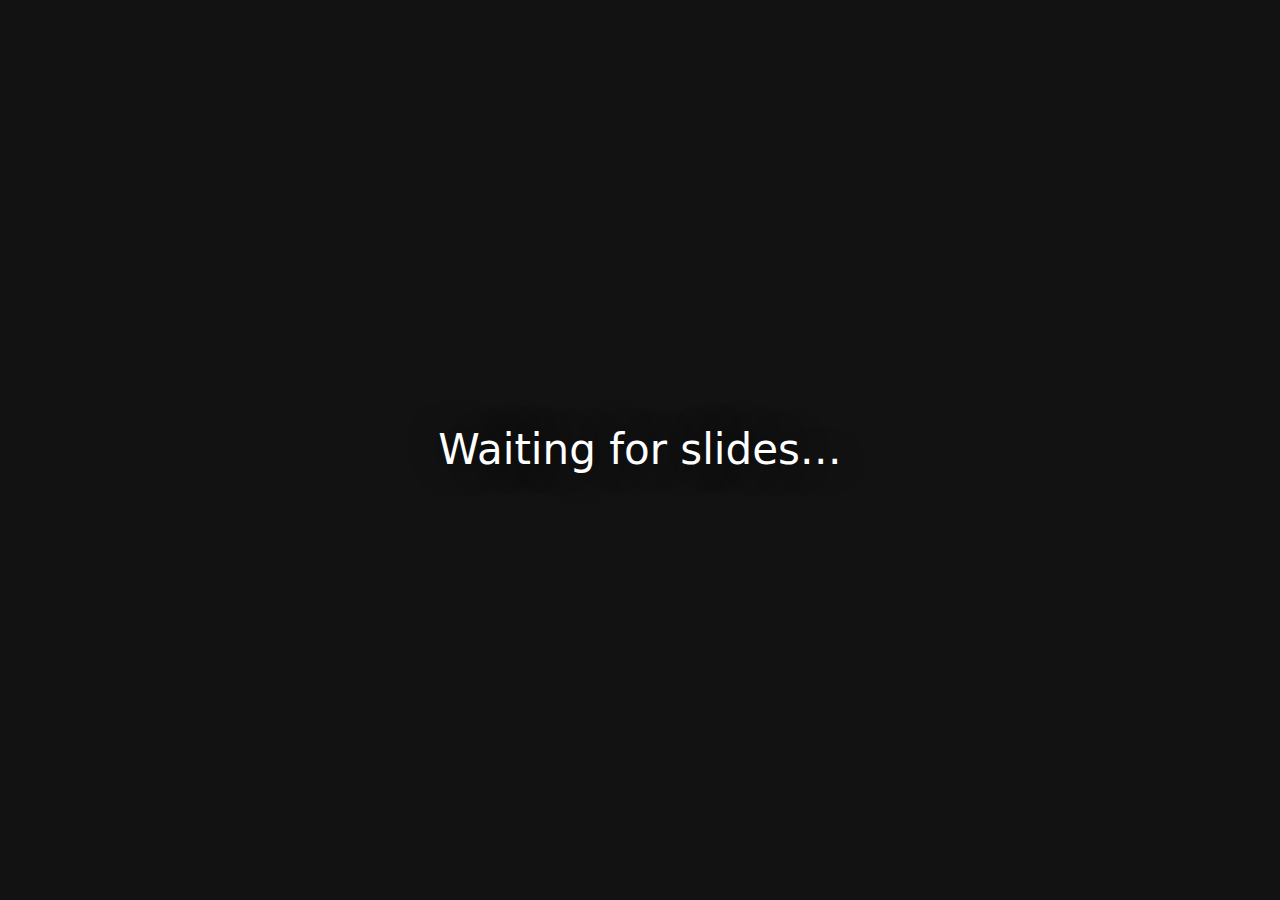
<file: apps/browser-overlay/index.html>
<!DOCTYPE html>
<html lang="en">
  <head>
    <meta charset="UTF-8" />
    <meta http-equiv="X-UA-Compatible" content="IE=edge" />
    <meta name="viewport" content="width=device-width, initial-scale=1.0" />
    <title>OBS Text Slides Overlay</title>
    <link rel="stylesheet" href="styles.css" />
  </head>
  <body>
    <div id="app" data-state="loading">
      <div class="slide-container">
        <div class="slide-body">
          <p>Waiting for slides…</p>
        </div>
        <div class="slide-progress" hidden></div>
      </div>
      <div class="debug" hidden>
        <span class="debug__state">state: loading</span>
      </div>
    </div>
    <script src="main.js" type="module"></script>
  </body>
</html>
</file>
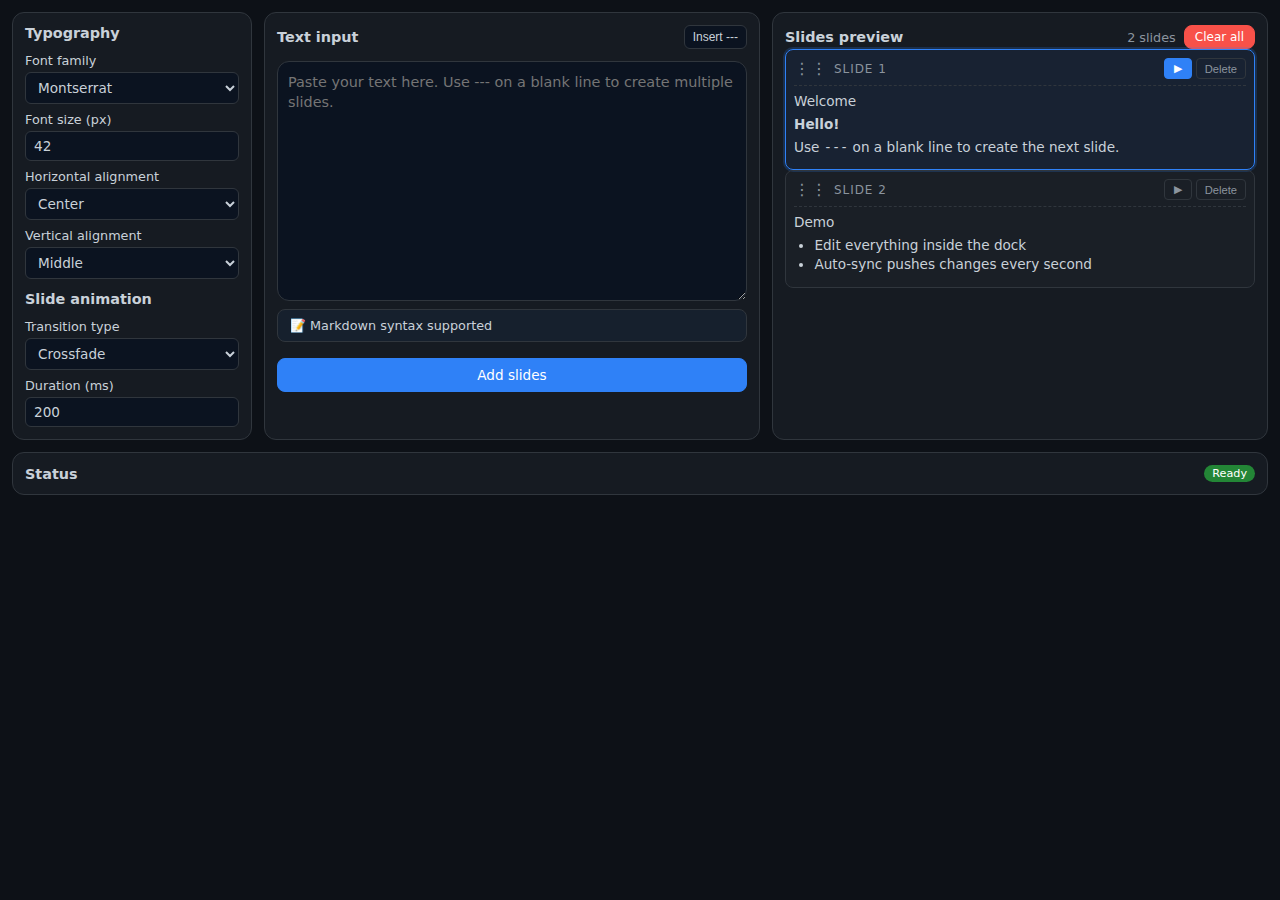
<file: apps/dock-ui/index.html>
<!DOCTYPE html>
<html lang="en">
  <head>
    <meta charset="UTF-8" />
    <meta http-equiv="X-UA-Compatible" content="IE=edge" />
    <meta name="viewport" content="width=device-width, initial-scale=1.0" />
    <title>OBS Text Slides Dock</title>
    <!-- Fonts carregadas dinamicamente via JavaScript para reduzir uso inicial de recursos -->
    <link rel="stylesheet" href="styles.css" />
  </head>
  <body>
    <div class="app" data-state="boot">
      <main class="app__main">
        <section class="panel panel--sidebar">
          <h2>Typography</h2>
          <div class="panel--settings">
            <label>
              Font family
              <select id="fontFamily">
                <optgroup label="Google Fonts - Sans Serif">
                  <option value="'Montserrat', sans-serif">Montserrat</option>
                  <option value="'Roboto', sans-serif">Roboto</option>
                  <option value="'Open Sans', sans-serif">Open Sans</option>
                  <option value="'Lato', sans-serif">Lato</option>
                  <option value="'Poppins', sans-serif">Poppins</option>
                  <option value="'Raleway', sans-serif">Raleway</option>
                  <option value="'Ubuntu', sans-serif">Ubuntu</option>
                  <option value="'Nunito', sans-serif">Nunito</option>
                  <option value="'PT Sans', sans-serif">PT Sans</option>
                  <option value="'Oswald', sans-serif">Oswald</option>
                </optgroup>
                <optgroup label="Google Fonts - Serif">
                  <option value="'Playfair Display', serif">Playfair Display</option>
                  <option value="'Merriweather', serif">Merriweather</option>
                </optgroup>
                <optgroup label="System Fonts - Sans Serif">
                  <option value="Inter, 'Segoe UI', sans-serif">Inter / System</option>
                  <option value="Arial, Helvetica, sans-serif">Arial</option>
                  <option value="'Helvetica Neue', Helvetica, Arial, sans-serif">Helvetica</option>
                  <option value="'Segoe UI', Tahoma, Geneva, Verdana, sans-serif">Segoe UI</option>
                  <option value="Verdana, Geneva, Tahoma, sans-serif">Verdana</option>
                  <option value="Tahoma, Verdana, Segoe, sans-serif">Tahoma</option>
                  <option value="'Trebuchet MS', 'Lucida Sans', Arial, sans-serif">Trebuchet MS</option>
                  <option value="Impact, Haettenschweiler, 'Arial Narrow Bold', sans-serif">Impact</option>
                </optgroup>
                <optgroup label="System Fonts - Serif">
                  <option value="Georgia, 'Times New Roman', Times, serif">Georgia</option>
                  <option value="'Times New Roman', Times, serif">Times New Roman</option>
                  <option value="Garamond, Baskerville, 'Times New Roman', serif">Garamond</option>
                  <option value="'Palatino Linotype', 'Book Antiqua', Palatino, serif">Palatino</option>
                </optgroup>
                <optgroup label="Monospace">
                  <option value="'JetBrains Mono', ui-monospace, SFMono-Regular, Consolas, monospace">JetBrains Mono</option>
                  <option value="'Courier New', Courier, monospace">Courier New</option>
                  <option value="Consolas, 'Courier New', monospace">Consolas</option>
                  <option value="'Lucida Console', Monaco, monospace">Lucida Console</option>
                </optgroup>
                <optgroup label="Display / Fun">
                  <option value="'Comic Sans MS', 'Comic Sans', cursive">Comic Sans MS</option>
                </optgroup>
              </select>
            </label>
            <label>
              Font size (px)
              <input id="fontSize" type="number" min="18" max="120" value="42" />
            </label>
            <label>
              Horizontal alignment
              <select id="textAlign">
                <option value="left">Left</option>
                <option value="center" selected>Center</option>
                <option value="right">Right</option>
              </select>
            </label>
            <label>
              Vertical alignment
              <select id="verticalAlign">
                <option value="flex-start">Top</option>
                <option value="center" selected>Middle</option>
                <option value="flex-end">Bottom</option>
              </select>
            </label>
          </div>
          <h2>Slide animation</h2>
          <div class="panel--settings">
            <label>
              Transition type
              <select id="transitionType">
                <option value="crossfade">Crossfade</option>
                <option value="fade">Fade (sequential)</option>
                <option value="slide-left">Slide left</option>
                <option value="slide-right">Slide right</option>
                <option value="slide-up">Slide up</option>
                <option value="slide-down">Slide down</option>
                <option value="zoom-in">Zoom in</option>
                <option value="zoom-out">Zoom out</option>
                <option value="push-left">Push left</option>
                <option value="push-right">Push right</option>
                <option value="push-up">Push up</option>
                <option value="push-down">Push down</option>
                <option value="none">None (instant)</option>
              </select>
            </label>
            <label>
              Duration (ms)
              <input id="transitionDuration" type="number" min="0" max="2000" step="50" value="200" />
            </label>
          </div>
        </section>
        <section class="panel panel--editor">
          <header class="panel__header">
            <h2>Text input</h2>
            <div class="toolbar">
              <button type="button" data-action="insert-delimiter">Insert ---</button>
            </div>
          </header>
          <textarea
            id="slidesTextarea"
            placeholder="Paste your text here. Use --- on a blank line to create multiple slides."
            spellcheck="false"
          ></textarea>
          <details class="markdown-help">
            <summary>📝 Markdown syntax supported</summary>
            <ul class="markdown-help__list">
              <li><code>**bold**</code> or <code>__bold__</code> → <strong>bold</strong></li>
              <li><code>*italic*</code> or <code>_italic_</code> → <em>italic</em></li>
              <li><code>~~strike~~</code> → <del>strikethrough</del></li>
              <li><code># Heading</code> → Headings (H1-H6)</li>
              <li><code>[text](url)</code> → Links</li>
              <li><code>![alt](url)</code> → Images</li>
              <li><code>- item</code> → Unordered lists</li>
              <li><code>1. item</code> → Ordered lists</li>
              <li><code>`code`</code> → Inline code</li>
              <li><code>```code```</code> → Code blocks</li>
              <li><code>&gt; quote</code> → Blockquotes</li>
            </ul>
          </details>
          <button type="button" class="btn btn--primary" data-action="add-slides">Add slides</button>
        </section>
        <section class="panel panel--preview">
          <header class="panel__header">
            <h2>Slides preview</h2>
            <div class="preview__actions">
              <span class="preview__count" data-preview-count>0 slides</span>
              <button type="button" class="btn btn--danger btn--small" data-action="clear-all" disabled>Clear all</button>
            </div>
          </header>
          <div id="preview" class="preview">
            <p class="preview__empty">No slides yet. Add content using the editor above.</p>
          </div>
        </section>
      </main>
      <details class="panel panel--status">
        <summary class="status__summary">
          <header class="panel__header">
            <h2>Status</h2>
            <span class="pill pill--success" data-status-pill>Booting</span>
          </header>
        </summary>
        <div class="status__body">
          <div class="status__meta">
            <span class="target__label">Storage</span>
            <code class="target__path">Local (per OBS instance)</code>
          </div>
          <ul id="statusLog" class="list list--log">
            <li>[Init] Waiting for editor input…</li>
          </ul>
        </div>
      </details>
    </div>
    <script src="main.js" type="module"></script>
  </body>
</html>
</file>
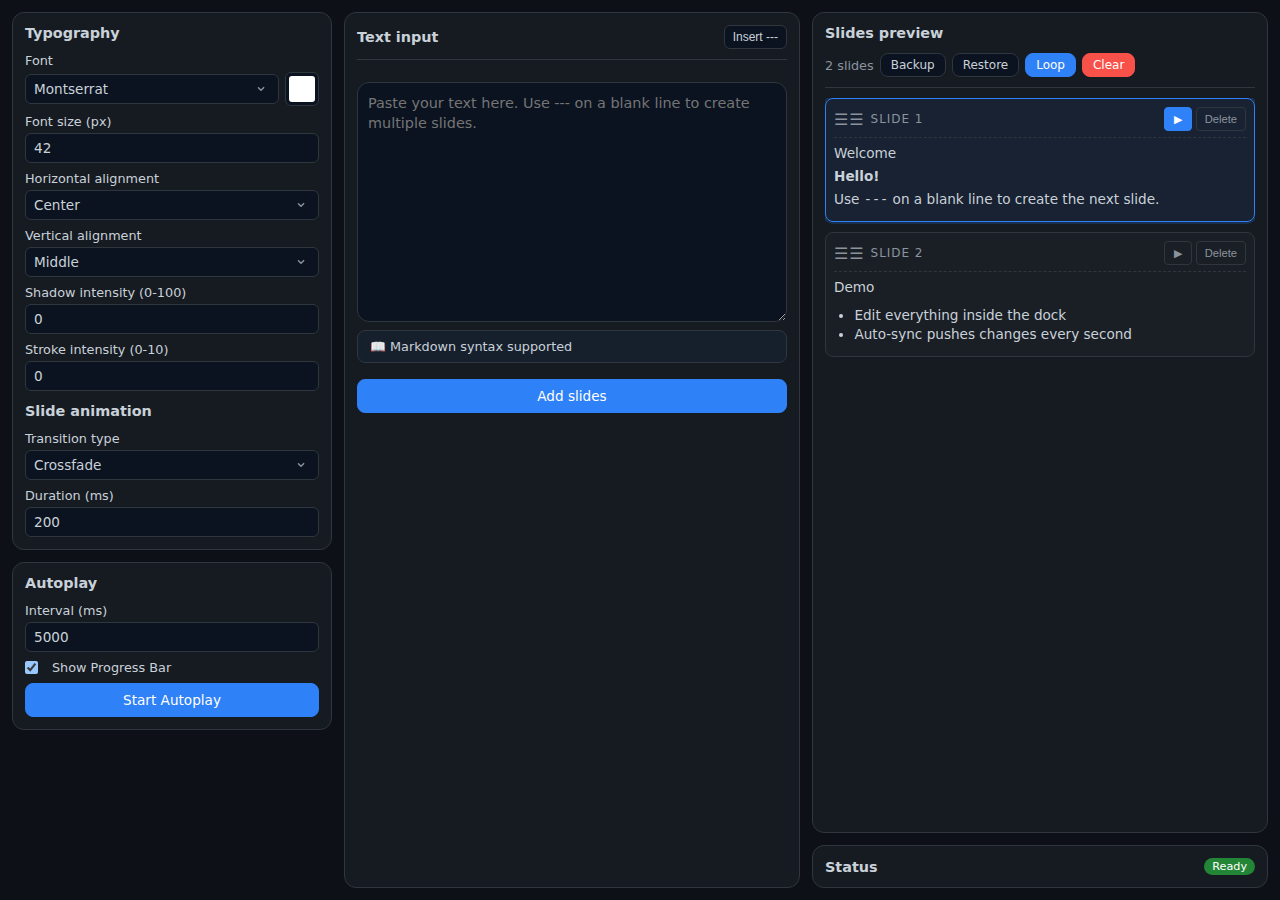
<file: Dock.html>
<!DOCTYPE html>
<html lang="en">

<head>
  <meta charset="UTF-8" />
  <meta http-equiv="X-UA-Compatible" content="IE=edge" />
  <meta name="viewport" content="width=device-width, initial-scale=1.0" />
  <title>HTML Text Slideshow Dock v2.3.1</title>
  <style>
    :root {
      color-scheme: dark;
      --bg: #0d1117;
      --panel: #161b22;
      --border: #30363d;
      --text: #c9d1d9;
      --muted: #8b949e;
      --accent: #2f81f7;
      --radius: 12px;
      --font-sans: "Inter", "Segoe UI", system-ui, -apple-system, BlinkMacSystemFont, sans-serif;
    }

    *,
    *::before,
    *::after {
      box-sizing: border-box;
    }

    body {
      margin: 0;
      font-family: var(--font-sans);
      font-size: 14px;
      background: var(--bg);
      color: var(--text);
    }

    /* Base panel/card styling (keeps all sections consistent) */
    .panel {
      background: var(--panel);
      border: 1px solid var(--border);
      border-radius: var(--radius);
      padding: 12px;
      min-height: 0;
    }

    .app {
      height: 100vh;
      display: flex;
      flex-direction: column;
      overflow: hidden;
    }

    .app__header,
    .app__footer {
      display: flex;
      justify-content: space-between;
      align-items: center;
      background: var(--panel);
      padding: 14px 18px;
      border: 1px solid var(--border);
      border-radius: var(--radius);
      gap: 12px;
    }

    .target__path {
      background: #0b1320;
      padding: 2px 6px;
      border-radius: 4px;
      border: 1px solid var(--border);
      font-family: "JetBrains Mono", ui-monospace, SFMono-Regular, Consolas, monospace;
      font-size: 0.75rem;
    }

    .ghost {
      background: transparent;
      color: var(--text);
      border: 1px solid var(--border);
      border-radius: var(--radius);
      padding: 6px 12px;
      cursor: pointer;
      font-size: 0.85rem;
      white-space: nowrap;
    }

    .app__main {
      flex: 1;
      display: grid;
      grid-template-columns: 320px 1fr;
      grid-template-rows: 1fr;
      grid-template-areas: "settings content";
      gap: 12px;
      padding: 12px;
      min-height: 0;
      overflow: hidden;
    }

    .col-settings {
      grid-area: settings;
      display: flex;
      flex-direction: column;
      gap: 12px;
      overflow-y: auto;
      background: var(--bg);
    }

    /* Wrapper for Editor and Preview in 2-column mode */
    .col-content-wrapper {
      grid-area: content;
      display: flex;
      flex-direction: column;
      gap: 12px;
      overflow: hidden;
      min-height: 0;
    }

    .panel--editor {
      display: flex;
      flex-direction: column;
      min-height: 300px;
    }

    /* 3-Column Layout for wider screens */
    @media (min-width: 1200px) {
      .app__main {
        grid-template-columns: 320px 1fr 1fr;
      }

      .col-content-wrapper {
        grid-column: 2 / 4;
        display: grid;
        grid-template-columns: 1fr 1fr;
        grid-template-rows: 1fr;
        column-gap: 12px;
        row-gap: 12px;
      }

      .panel--editor {
        grid-column: 1;
        grid-row: 1;
      }

      .preview-stack {
        grid-column: 2;
        grid-row: 1;
      }
    }

    .panel--status:not([open]) {
      min-height: auto;
    }

    .panel--sidebar {
      display: flex;
      flex-direction: column;
      gap: 12px;
    }

    .panel--sidebar h2 {
      margin: 0 0 8px 0;
      padding: 0;
      font-size: 0.9rem;
      color: var(--text);
    }

    .panel--settings {
      display: flex;
      flex-direction: column;
      gap: 8px;
      position: relative;
    }

    .panel--settings label {
      display: flex;
      flex-direction: column;
      gap: 4px;
      font-size: 0.8rem;
      margin-bottom: 0;
      color: var(--text);
    }

    .panel--settings select,
    .panel--settings input[type="number"] {
      width: 100%;
      padding: 6px 8px;
      border: 1px solid var(--border);
      border-radius: 6px;
      background: #0b1320;
      color: var(--text);
      font-family: var(--font-sans);
      font-size: 0.85rem;
      cursor: pointer;
    }

    /* Keep dropdown chevron spacing consistent across browsers */
    .panel--settings select {
      padding-right: 34px;
      appearance: none;
      -webkit-appearance: none;
      -moz-appearance: none;
      background-image: url("data:image/svg+xml,%3Csvg xmlns='http://www.w3.org/2000/svg' width='14' height='14' viewBox='0 0 20 20'%3E%3Cpath fill='%238b949e' d='M5.6 7.4a1 1 0 0 1 1.4 0L10 10.4l3-3a1 1 0 1 1 1.4 1.4l-3.7 3.7a1 1 0 0 1-1.4 0L5.6 8.8a1 1 0 0 1 0-1.4Z'/%3E%3C/svg%3E");
      background-repeat: no-repeat;
      background-position: right 10px center;
      background-size: 14px 14px;
    }

    .panel--settings input[type="number"] {
      cursor: text;
    }

    .panel--settings input[type="range"] {
      cursor: pointer;
      height: 4px;
      background: var(--border);
      border-radius: 2px;
      appearance: none;
      -webkit-appearance: none;
      margin: 0;
    }

    .panel--settings input[type="range"]::-webkit-slider-thumb {
      -webkit-appearance: none;
      width: 12px;
      height: 12px;
      border-radius: 50%;
      background: var(--text);
      border: 2px solid var(--bg);
      cursor: pointer;
      box-shadow: 0 0 0 1px var(--border);
    }

    .label-with-inline-trigger {
      display: flex;
      flex-direction: column;
      gap: 4px;
      font-size: 0.8rem;
      margin-bottom: 0;
      color: var(--text);
    }

    .label-text {
      display: block;
      margin-bottom: 0;
    }

    .input-with-trigger {
      display: flex;
      gap: 6px;
      align-items: center;
    }

    .input-with-trigger select {
      flex: 1;
      min-width: 0;
    }

    .color-trigger-btn-inline {
      width: 34px;
      height: 34px;
      border-radius: 6px;
      border: 1px solid var(--border);
      background: #0b1320;
      cursor: pointer;
      padding: 3px;
      transition: all 0.2s;
      flex-shrink: 0;
    }

    .color-trigger-btn-inline:hover {
      border-color: var(--accent);
    }

    .color-trigger-swatch {
      display: block;
      width: 100%;
      height: 100%;
      border-radius: 3px;
      background-color: var(--swatch-color, #ffffff);
      opacity: var(--swatch-opacity, 1);
    }

    .color-picker-popover {
      position: absolute;
      z-index: 1000;
      background: rgba(22, 27, 34, 0.95);
      border: 1px solid var(--border);
      border-radius: 8px;
      padding: 12px;
      box-shadow: 0 8px 24px rgba(0, 0, 0, 0.5);
      min-width: 220px;
      left: 50%;
      transform: translateX(-50%);
      backdrop-filter: blur(8px);
    }

    .color-picker-backdrop {
      position: fixed;
      top: 0;
      left: 0;
      width: 100%;
      height: 100%;
      background: rgba(0, 0, 0, 0.3);
      backdrop-filter: blur(2px);
      z-index: 999;
    }

    .panel--sidebar {
      position: relative;
      overflow: visible;
    }

    .color-picker-content {
      display: flex;
      flex-direction: column;
      gap: 10px;
    }

    .color-picker-row {
      display: flex;
      gap: 8px;
      align-items: center;
    }

    .color-picker-row input[type="text"] {
      flex: 1;
      font-family: "JetBrains Mono", monospace;
      text-transform: uppercase;
      padding: 6px 8px;
      border: 1px solid var(--border);
      border-radius: 6px;
      background: #0b1320;
      color: var(--text);
      font-size: 0.85rem;
    }

    .color-picker-row input[type="color"] {
      width: 40px;
      height: 32px;
      padding: 2px;
      border: 1px solid var(--border);
      border-radius: 6px;
      background: transparent;
      cursor: pointer;
    }

    .color-picker-opacity {
      display: flex;
      flex-direction: column;
      gap: 6px;
    }

    .color-picker-opacity label {
      display: flex;
      flex-direction: column;
      gap: 4px;
      font-size: 0.75rem;
      color: var(--muted);
    }

    .color-picker-opacity label>span:first-child {
      font-weight: 500;
    }

    .color-picker-opacity input[type="range"] {
      width: 100%;
    }

    .color-picker-opacity label>span:last-child {
      text-align: right;
      font-family: "JetBrains Mono", monospace;
      color: var(--text);
    }

    .panel--settings select:focus,
    .panel--settings input[type="number"]:focus {
      outline: none;
      border-color: var(--accent);
    }

    .panel__header {
      display: flex;
      justify-content: space-between;
      align-items: center;
      gap: 12px;
      flex-wrap: wrap;
      padding-bottom: 10px;
      margin-bottom: 10px;
      border-bottom: 1px solid var(--border);
    }

    .panel--status {
      min-height: auto;
      display: flex;
      flex-direction: column;
    }

    .panel--status[open] {
      min-height: 150px;
    }

    .panel--status summary {
      list-style: none;
      cursor: pointer;
      padding: 0;
    }

    .panel--status summary::-webkit-details-marker {
      display: none;
    }

    .status__body {
      padding: 0;
      margin-top: 12px;
      display: none;
    }

    .panel--status[open] .status__body {
      display: block;
    }

    .status__summary {
      list-style: none;
      cursor: pointer;
      padding: 0;
      user-select: none;
      transition: background 0.2s ease;
      display: block;
    }

    .status__summary .panel__header {
      padding: 0;
      padding-bottom: 0;
      margin-bottom: 0;
      border-bottom: 0;
    }

    .panel--status:not([open]) .status__summary .panel__header {
      padding-bottom: 0;
      margin-bottom: 0;
      border-bottom: 0;
    }

    .status__summary:hover {
      background: rgba(255, 255, 255, 0.03);
    }

    .status__meta {
      display: flex;
      align-items: center;
      gap: 6px;
      font-size: 0.8rem;
      margin-bottom: 8px;
    }

    .toolbar {
      display: flex;
      gap: 6px;
      flex-wrap: wrap;
    }

    .toolbar button {
      border: 1px solid var(--border);
      background: #0b1320;
      color: var(--text);
      border-radius: 6px;
      padding: 4px 8px;
      cursor: pointer;
      font-size: 0.75rem;
    }

    .panel h2 {
      margin: 0;
      font-size: 0.9rem;
      color: var(--text);
    }

    textarea {
      width: 100%;
      min-height: 240px;
      border-radius: var(--radius);
      border: 1px solid var(--border);
      background: #0b1320;
      color: var(--text);
      font-family: var(--font-sans);
      padding: 10px;
      resize: vertical;
      font-size: 0.9rem;
      line-height: 1.4;
      margin-top: 12px;
    }

    .markdown-help {
      margin-top: 8px;
      margin-bottom: 8px;
      border: 1px solid var(--border);
      border-radius: 8px;
      background: rgba(47, 129, 247, 0.05);
      overflow: hidden;
    }

    .markdown-help summary {
      padding: 8px 12px;
      cursor: pointer;
      font-size: 0.8rem;
      color: var(--text);
      user-select: none;
      list-style: none;
      display: flex;
      align-items: center;
      gap: 6px;
      transition: background 0.2s ease;
    }

    .markdown-help summary::-webkit-details-marker {
      display: none;
    }

    .markdown-help summary:hover {
      background: rgba(47, 129, 247, 0.1);
    }

    .markdown-help[open] summary {
      border-bottom: 1px solid var(--border);
      background: rgba(47, 129, 247, 0.08);
    }

    .markdown-help__list {
      list-style: none;
      padding: 10px 12px;
      margin: 0;
      display: grid;
      grid-template-columns: repeat(auto-fit, minmax(200px, 1fr));
      gap: 6px;
      font-size: 0.75rem;
    }

    .markdown-help__list li {
      color: var(--text);
      padding: 4px 0;
    }

    .markdown-help__list code {
      background: #0b1320;
      padding: 2px 5px;
      border-radius: 3px;
      font-size: 0.7rem;
      color: var(--accent);
      font-family: "JetBrains Mono", ui-monospace, SFMono-Regular, Consolas, monospace;
    }

    .btn {
      padding: 8px 16px;
      border-radius: 8px;
      border: 1px solid var(--border);
      background: #0b1320;
      color: var(--text);
      font-family: var(--font-sans);
      font-size: 0.85rem;
      cursor: pointer;
      transition: all 0.2s ease;
      font-weight: 500;
    }

    .btn:hover:not(:disabled) {
      background: #1a2332;
      border-color: var(--accent);
    }

    .btn--primary {
      background: var(--accent);
      border-color: var(--accent);
      color: #fff;
      margin-top: 8px;
      width: 100%;
    }

    .btn--primary:hover:not(:disabled) {
      background: #4a91ff;
      border-color: #4a91ff;
    }

    .btn--danger {
      background: #f85149;
      border-color: #f85149;
      color: #fff;
    }

    .btn--danger:hover:not(:disabled) {
      background: #ff6b63;
      border-color: #ff6b63;
    }

    .btn--info {
      background: var(--accent);
      border-color: var(--accent);
      color: #fff;
    }

    .btn--info:hover:not(:disabled) {
      background: #4a91ff;
      border-color: #4a91ff;
    }

    .btn--small {
      padding: 4px 10px;
      font-size: 0.75rem;
    }

    .btn:disabled {
      opacity: 0.5;
      cursor: not-allowed;
    }

    .muted {
      color: var(--muted);
      font-size: 0.85rem;
    }

    /* Preview + Status live as a single stack (status always at the end) */
    .preview-stack {
      display: flex;
      flex-direction: column;
      min-height: 0;
      flex: 1;
      gap: 12px;
    }

    .panel--preview {
      display: flex;
      flex-direction: column;
      flex: 1;
      min-height: 0;
      overflow: hidden;
    }

    .panel__header--sticky {
      /* Keep class for compatibility, but don't break panel header alignment */
      position: static;
      top: auto;
      background: transparent;
      z-index: auto;
      margin: 0;
      padding: 0;
      margin-bottom: 0;
    }

    .preview__slides {
      flex: 1;
      overflow-y: auto;
      overflow-x: hidden;
      padding: 0 0 12px 0;
      display: grid;
      grid-template-columns: 1fr;
      gap: 10px;
      min-height: 200px;
      align-content: start;
    }

    /* Responsive preview cards (keeps them readable; 2 columns only on wide screens) */
    @media (min-width: 1600px) {
      .preview__slides {
        grid-template-columns: 1fr 1fr;
      }
    }

    .preview__slides::-webkit-scrollbar {
      width: 12px;
    }

    .preview__slides::-webkit-scrollbar-track {
      background: rgba(0, 0, 0, 0.3);
      border-radius: 6px;
      margin: 4px 0;
    }

    .preview__slides::-webkit-scrollbar-thumb {
      background: var(--accent);
      border-radius: 6px;
      border: 2px solid var(--panel);
    }

    .preview__slides::-webkit-scrollbar-thumb:hover {
      background: #4a91ff;
    }

    .preview__slides::-webkit-scrollbar-thumb:active {
      background: #2f81f7;
    }

    .preview__empty {
      color: var(--muted);
      font-style: italic;
      text-align: center;
      padding: 40px 15px;
      font-size: 0.85rem;
      margin: auto;
      display: flex;
      align-items: center;
      justify-content: center;
      grid-column: 1 / -1;
    }

    .preview__actions {
      display: flex;
      align-items: center;
      gap: 6px;
      flex-wrap: wrap;
    }

    .preview__slide {
      border: 1px solid var(--border);
      border-radius: 8px;
      padding: 8px;
      background: rgba(255, 255, 255, 0.02);
      cursor: move;
      transition: all 0.2s ease;
      position: relative;
      font-size: 0.85rem;
      flex-shrink: 0;
    }

    .preview__slide:hover {
      background: rgba(255, 255, 255, 0.04);
      border-color: var(--accent);
    }

    .preview__slide--active {
      border-color: var(--accent);
      background: rgba(47, 129, 247, 0.08);
      box-shadow: 0 0 0 2px rgba(47, 129, 247, 0.2);
    }

    .preview__slide.dragging {
      opacity: 0.5;
      cursor: grabbing;
    }

    .preview__slide.drag-over {
      border-color: var(--accent);
      background: rgba(47, 129, 247, 0.1);
    }

    .preview__slide-header {
      display: flex;
      justify-content: space-between;
      align-items: center;
      margin-bottom: 6px;
      padding-bottom: 6px;
      border-bottom: 1px dashed var(--border);
    }

    .preview__slide-title {
      font-size: 0.75rem;
      text-transform: uppercase;
      letter-spacing: 0.08em;
      color: var(--muted);
      display: flex;
      align-items: center;
      gap: 6px;
    }

    .preview__slide-drag-handle {
      cursor: grab;
      color: var(--muted);
      font-size: 1rem;
      user-select: none;
    }

    .preview__slide-actions {
      display: flex;
      gap: 4px;
    }

    .preview__slide-play {
      background: transparent;
      border: 1px solid var(--border);
      color: var(--muted);
      padding: 3px 8px;
      border-radius: 4px;
      cursor: pointer;
      font-size: 0.7rem;
      transition: all 0.2s ease;
      display: flex;
      align-items: center;
      justify-content: center;
      width: 28px;
      height: 24px;
      flex-shrink: 0;
    }

    .preview__slide-play:hover {
      background: var(--accent);
      border-color: var(--accent);
      color: #fff;
    }

    .preview__slide--active .preview__slide-play {
      background: var(--accent);
      border-color: var(--accent);
      color: #fff;
    }

    .preview__slide-delete {
      background: transparent;
      border: 1px solid var(--border);
      color: var(--muted);
      padding: 3px 8px;
      border-radius: 4px;
      cursor: pointer;
      font-size: 0.7rem;
      transition: all 0.2s ease;
    }

    .preview__slide-delete:hover {
      background: #f85149;
      border-color: #f85149;
      color: #fff;
    }

    .preview__slide-content {
      color: var(--text);
      font-size: 0.85rem;
      line-height: 1.4;
    }

    .preview__slide-content h1,
    .preview__slide-content h2,
    .preview__slide-content h3 {
      font-size: 1em;
      margin: 0.3em 0;
    }

    .preview__slide-content p {
      margin: 0.3em 0;
    }

    .preview__slide-content ul,
    .preview__slide-content ol {
      margin: 0.3em 0;
      padding-left: 1.5em;
      display: inline-block;
      text-align: left;
      max-width: 100%;
    }

    .list {
      list-style: none;
      padding: 0;
      margin: 0;
      display: flex;
      flex-direction: column;
      gap: 6px;
    }

    .list li {
      border: 1px solid var(--border);
      border-radius: 8px;
      padding: 8px 10px;
      font-size: 0.8rem;
      background: rgba(255, 255, 255, 0.02);
    }

    .list--log li {
      font-size: 0.75rem;
      border-style: dashed;
      font-family: "JetBrains Mono", ui-monospace, SFMono-Regular, Consolas, monospace;
    }

    .panel--log {
      background: var(--panel);
      border: 1px solid var(--border);
      border-radius: var(--radius);
      padding: 16px;
    }

    .tag {
      font-size: 0.65rem;
      border: 1px solid var(--border);
      border-radius: 999px;
      padding: 2px 8px;
      text-transform: uppercase;
      letter-spacing: 0.1em;
      color: var(--muted);
    }

    .pill {
      display: inline-flex;
      align-items: center;
      padding: 2px 8px;
      border-radius: 999px;
      font-size: 0.7rem;
    }

    .preview__count {
      font-size: 0.8rem;
      color: var(--muted);
    }

    .pill--neutral {
      background: #30363d;
      color: var(--muted);
    }

    .pill--success {
      background: #238636;
      color: #fff;
    }

    .pill--danger {
      background: #f85149;
      color: #fff;
    }

    .pill--warning {
      background: #9e6a03;
      color: #fff;
    }

    .app__footer p {
      margin: 0;
      font-size: 0.9rem;
      color: var(--muted);
    }

    @media (max-width: 960px) {
      .app {
        height: auto;
        overflow: auto;
      }

      .app__main {
        display: flex;
        flex-direction: column;
        overflow: visible;
      }

      .col-settings {
        border-right: none;
        overflow: visible;
      }

      .col-content-wrapper {
        overflow: visible;
      }

      .panel--preview {
        max-height: 600px;
      }
    }

    .modal-backdrop {
      position: fixed;
      top: 0;
      left: 0;
      width: 100%;
      height: 100%;
      background: rgba(0, 0, 0, 0.6);
      backdrop-filter: blur(2px);
      display: flex;
      align-items: center;
      justify-content: center;
      z-index: 2000;
    }

    .modal-backdrop[hidden] {
      display: none !important;
    }

    .modal {
      background: var(--panel);
      border: 1px solid var(--border);
      border-radius: var(--radius);
      padding: 24px;
      width: 90%;
      max-width: 320px;
      box-shadow: 0 20px 50px rgba(0, 0, 0, 0.6);
      display: flex;
      flex-direction: column;
      gap: 16px;
      animation: modalIn 0.2s ease-out;
    }

    @keyframes modalIn {
      from {
        opacity: 0;
        transform: scale(0.95);
      }

      to {
        opacity: 1;
        transform: scale(1);
      }
    }

    .modal h3 {
      margin: 0;
      color: var(--text);
      font-size: 1.1rem;
    }

    .modal p {
      margin: 0;
      color: var(--muted);
      font-size: 0.9rem;
      line-height: 1.5;
    }

    .modal-actions {
      display: flex;
      gap: 10px;
      justify-content: flex-end;
      margin-top: 8px;
    }

    @keyframes spin {
      to {
        transform: rotate(360deg);
      }
    }

    .icon-spin {
      animation: spin 1s linear infinite;
      display: inline-block;
      width: 14px;
      height: 14px;
      min-width: 14px;
      min-height: 14px;
      border: 2px solid rgba(255, 255, 255, 0.3);
      border-top-color: #fff;
      border-radius: 50%;
      box-sizing: border-box;
    }
  </style>
</head>

<body>
  <div class="app" data-state="boot">
    <main class="app__main">

      <!-- Left Column: Settings & Status -->
      <div class="col-settings">

        <section class="panel panel--sidebar">
          <h2>Typography</h2>
          <div class="panel--settings">
            <label class="label-with-inline-trigger">
              <span class="label-text">Font</span>
              <div class="input-with-trigger">
                <select id="fontFamily">
                  <optgroup label="Google Fonts - Sans Serif">
                    <option value="'Montserrat', sans-serif">Montserrat</option>
                    <option value="'Roboto', sans-serif">Roboto</option>
                    <option value="'Open Sans', sans-serif">Open Sans</option>
                    <option value="'Lato', sans-serif">Lato</option>
                    <option value="'Poppins', sans-serif">Poppins</option>
                    <option value="'Raleway', sans-serif">Raleway</option>
                    <option value="'Ubuntu', sans-serif">Ubuntu</option>
                    <option value="'Nunito', sans-serif">Nunito</option>
                    <option value="'PT Sans', sans-serif">PT Sans</option>
                    <option value="'Oswald', sans-serif">Oswald</option>
                  </optgroup>
                  <optgroup label="Google Fonts - Serif">
                    <option value="'Playfair Display', serif">Playfair Display</option>
                    <option value="'Merriweather', serif">Merriweather</option>
                  </optgroup>
                  <optgroup label="System Fonts - Sans Serif">
                    <option value="Inter, 'Segoe UI', sans-serif">Inter / System</option>
                    <option value="Arial, Helvetica, sans-serif">Arial</option>
                    <option value="'Helvetica Neue', Helvetica, Arial, sans-serif">Helvetica</option>
                    <option value="'Segoe UI', Tahoma, Geneva, Verdana, sans-serif">Segoe UI</option>
                    <option value="Verdana, Geneva, Tahoma, sans-serif">Verdana</option>
                    <option value="Tahoma, Verdana, Segoe, sans-serif">Tahoma</option>
                    <option value="'Trebuchet MS', 'Lucida Sans', Arial, sans-serif">Trebuchet MS</option>
                    <option value="Impact, Haettenschweiler, 'Arial Narrow Bold', sans-serif">Impact</option>
                  </optgroup>
                  <optgroup label="System Fonts - Serif">
                    <option value="Georgia, 'Times New Roman', Times, serif">Georgia</option>
                    <option value="'Times New Roman', Times, serif">Times New Roman</option>
                    <option value="Garamond, Baskerville, 'Times New Roman', serif">Garamond</option>
                    <option value="'Palatino Linotype', 'Book Antiqua', Palatino, serif">Palatino</option>
                  </optgroup>
                  <optgroup label="Monospace">
                    <option value="'JetBrains Mono', ui-monospace, SFMono-Regular, Consolas, monospace">JetBrains Mono
                    </option>
                    <option value="'Courier New', Courier, monospace">Courier New</option>
                    <option value="Consolas, 'Courier New', monospace">Consolas</option>
                    <option value="'Lucida Console', Monaco, monospace">Lucida Console</option>
                  </optgroup>
                  <optgroup label="Display / Fun">
                    <option value="'Comic Sans MS', 'Comic Sans', cursive">Comic Sans MS</option>
                  </optgroup>
                </select>
                <button type="button" class="color-trigger-btn-inline" id="colorTriggerBtn" title="Click to edit color">
                  <span class="color-trigger-swatch"></span>
                </button>
              </div>
            </label>
            <label>
              Font size (px)
              <input id="fontSize" type="number" min="18" max="120" value="42" />
            </label>
            <label>
              Horizontal alignment
              <select id="textAlign">
                <option value="left">Left</option>
                <option value="center" selected>Center</option>
                <option value="right">Right</option>
              </select>
            </label>
            <label>
              Vertical alignment
              <select id="verticalAlign">
                <option value="flex-start">Top</option>
                <option value="center" selected>Middle</option>
                <option value="flex-end">Bottom</option>
              </select>
            </label>

            <label>
              Shadow intensity (0-100)
              <input id="shadowIntensity" type="number" min="0" max="100" value="0" />
            </label>
            <label>
              Stroke intensity (0-10)
              <input id="strokeIntensity" type="number" min="0" max="10" value="0" />
            </label>

            <!-- Color Picker Popover -->
            <div id="colorPickerBackdrop" class="color-picker-backdrop" hidden></div>
            <div id="colorPickerPopover" class="color-picker-popover" hidden>
              <div class="color-picker-content">
                <div class="color-picker-row">
                  <input id="textColorHex" type="text" value="#ffffff" maxlength="7" spellcheck="false"
                    placeholder="#ffffff" />
                  <input id="textColor" type="color" value="#ffffff" />
                </div>
                <div class="color-picker-opacity">
                  <label>
                    <span>Opacity</span>
                    <input id="textOpacity" type="range" min="0" max="100" value="100" />
                    <span id="textOpacityValue">100%</span>
                  </label>
                </div>
              </div>
            </div>

          </div>
          <h2>Slide animation</h2>
          <div class="panel--settings">
            <label>
              Transition type
              <select id="transitionType">
                <option value="crossfade">Crossfade</option>
                <option value="fade">Fade (sequential)</option>
                <option value="slide-left">Slide left</option>
                <option value="slide-right">Slide right</option>
                <option value="slide-up">Slide up</option>
                <option value="slide-down">Slide down</option>
                <option value="zoom-in">Zoom in</option>
                <option value="zoom-out">Zoom out</option>
                <option value="none">None (instant)</option>
              </select>
            </label>
            <label>
              Duration (ms)
              <input id="transitionDuration" type="number" min="0" max="2000" step="50" value="200" />
            </label>
          </div>
        </section>

        <section class="panel panel--autoplay panel--sidebar">
          <h2>Autoplay</h2>
          <div class="panel--settings">
            <label>
              Interval (ms)
              <input id="autoplayInterval" type="number" min="500" max="60000" step="100" value="5000" />
            </label>
            <label class="label-with-inline-trigger">
              <div class="input-with-trigger">
                <input type="checkbox" id="showProgressBar" checked style="width:auto; margin:0;">
                <span class="label-text" style="display:inline; margin-left: 8px;">Show Progress Bar</span>
              </div>
            </label>
            <button type="button" class="btn" id="autoplayToggleBtn">Start Autoplay</button>
          </div>
        </section>

      </div>

      <!-- Right Column: Content (Editor + Preview) -->
      <div class="col-content-wrapper">

        <section class="panel panel--editor">
          <header class="panel__header">
            <h2>Text input</h2>
            <div class="toolbar">
              <button type="button" data-action="insert-delimiter">Insert ---</button>
            </div>
          </header>
          <textarea id="slidesTextarea"
            placeholder="Paste your text here. Use --- on a blank line to create multiple slides."
            spellcheck="false"></textarea>
          <details class="markdown-help">
            <summary>📖 Markdown syntax supported</summary>
            <ul class="markdown-help__list">
              <li><code>**bold**</code> or <code>__bold__</code> → <strong>bold</strong></li>
              <li><code>*italic*</code> or <code>_italic_</code> → <em>italic</em></li>
              <li><code>~~strike~~</code> → <del>strikethrough</del></li>
              <li><code># Heading</code> → Headings (H1-H6)</li>
              <li><code>[text](url)</code> → Links</li>
              <li><code>![alt](url)</code> → Images</li>
              <li><code>- item</code> → Unordered lists</li>
              <li><code>1. item</code> → Ordered lists</li>
              <li><code>`code`</code> → Inline code</li>
              <li><code>```code```</code> → Code blocks</li>
              <li><code>&gt; quote</code> → Blockquotes</li>
            </ul>
          </details>
          <button type="button" class="btn btn--primary" data-action="add-slides">Add slides</button>
        </section>

        <div class="preview-stack">
          <section class="panel panel--preview">
            <header class="panel__header">
            <h2>Slides preview</h2>
            <div class="preview__actions">
              <span class="preview__count" data-preview-count>0 slides</span>
              <button type="button" class="btn btn--small" data-action="export-json" title="Save backup">Backup</button>
              <button type="button" class="btn btn--small" data-action="import-json"
                title="Restore backup">Restore</button>
              <input type="file" id="importFile" accept=".json" style="display: none;" />
              <button type="button" class="btn btn--small" data-action="toggle-loop"
                data-loop-enabled="true">Loop</button>
              <button type="button" class="btn btn--danger btn--small" data-action="clear-all" disabled>Clear</button>
            </div>
            </header>
            <div id="preview" class="preview__slides">
              <p class="preview__empty">No slides yet. Add content using the editor above.</p>
            </div>
          </section>

          <!-- Status Panel (always at end, glued to Slides preview) -->
          <details class="panel panel--status">
          <summary class="status__summary">
            <header class="panel__header">
              <h2>Status</h2>
              <span class="pill pill--success" data-status-pill>Booting</span>
            </header>
          </summary>
          <div class="status__body">
            <div class="status__meta">
              <span class="target__label">Storage</span>
              <code class="target__path">Local (per OBS instance)</code>
            </div>
            <ul id="statusLog" class="list list--log">
              <li>[Init] Waiting for editor input…</li>
            </ul>
          </div>
          </details>
        </div>

      </div>
    </main>


    <!-- Clear Confirmation Modal -->
    <div id="clearConfirmModal" class="modal-backdrop" hidden>
      <div class="modal">
        <h3>Clear all slides?</h3>
        <p>This will permanently delete all slides from the list. This action cannot be undone.</p>
        <div class="modal-actions">
          <button type="button" class="btn" id="cancelClearBtn">Cancel</button>
          <button type="button" class="btn btn--danger" id="confirmClearBtn">Yes, clear all</button>
        </div>
      </div>
    </div>
  </div>
  <script>
    // Markdown renderer
    const BLOCK_DELIMITER = "\n";

    function escapeHtml(value) {
      return value
        .replace(/&/g, "&amp;")
        .replace(/</g, "&lt;")
        .replace(/>/g, "&gt;")
        .replace(/"/g, "&quot;")
        .replace(/'/g, "&#39;");
    }

    function renderInline(value) {
      return value
        .replace(/!\[([^\]]*)\]\(([^)]+)\)/g, '<img alt="$1" src="$2" />')
        .replace(/\[([^\]]+)\]\(([^)]+)\)/g, '<a href="$2" target="_blank" rel="noopener">$1</a>')
        .replace(/`([^`]+)`/g, "<code>$1</code>")
        .replace(/\*\*([^*]+)\*\*/g, "<strong>$1</strong>")
        .replace(/__([^_]+)__/g, "<strong>$1</strong>")
        .replace(/\*([^*]+)\*/g, "<em>$1</em>")
        .replace(/_([^_]+)_/g, "<em>$1</em>")
        .replace(/~~([^~]+)~~/g, "<del>$1</del>");
    }

    function closeList(listState) {
      if (!listState.type) return "";
      const closing = listState.type === "ol" ? "</ol>" : "</ul>";
      listState.type = null;
      return closing;
    }

    function markdownToHtml(markdown) {
      if (!markdown) markdown = "";
      const lines = markdown.replace(/\r\n/g, BLOCK_DELIMITER).split(BLOCK_DELIMITER);
      let html = "";
      let inCodeBlock = false;
      let codeFence = "";
      let listState = { type: null };

      const flushParagraph = function (buffer) {
        if (!buffer.trim()) return;
        const lines = buffer.trim().split('\n');
        const processedLines = lines.map(function (line) { return renderInline(escapeHtml(line)); });
        html += "<p>" + processedLines.join('<br>') + "</p>";
      };

      let paragraphBuffer = "";
      let paragraphLines = [];

      for (let i = 0; i < lines.length; i++) {
        const rawLine = lines[i];
        const line = rawLine.replace(/\t/g, "    ");

        if (line.trim().startsWith("```")) {
          if (inCodeBlock) {
            html += "<pre><code>" + escapeHtml(codeFence) + "</code></pre>";
            codeFence = "";
            inCodeBlock = false;
          } else {
            if (paragraphLines.length > 0) {
              paragraphBuffer = paragraphLines.join('\n');
              flushParagraph(paragraphBuffer);
              paragraphBuffer = "";
              paragraphLines = [];
            }
            inCodeBlock = true;
          }
          continue;
        }

        if (inCodeBlock) {
          codeFence += (codeFence ? "\n" : "") + line;
          continue;
        }

        if (!line.trim()) {
          if (paragraphLines.length > 0) {
            paragraphBuffer = paragraphLines.join('\n');
            flushParagraph(paragraphBuffer);
            paragraphBuffer = "";
            paragraphLines = [];
          }
          html += closeList(listState);
          continue;
        }

        const headingMatch = line.match(/^(#{1,6})\s+(.*)$/);
        if (headingMatch) {
          if (paragraphLines.length > 0) {
            paragraphBuffer = paragraphLines.join('\n');
            flushParagraph(paragraphBuffer);
            paragraphBuffer = "";
            paragraphLines = [];
          }
          html += closeList(listState);
          const level = headingMatch[1].length;
          html += "<h" + level + ">" + renderInline(escapeHtml(headingMatch[2])) + "</h" + level + ">";
          continue;
        }

        const blockquoteMatch = line.match(/^>\s?(.*)$/);
        if (blockquoteMatch) {
          if (paragraphLines.length > 0) {
            paragraphBuffer = paragraphLines.join('\n');
            flushParagraph(paragraphBuffer);
            paragraphBuffer = "";
            paragraphLines = [];
          }
          html += closeList(listState);
          html += "<blockquote>" + renderInline(escapeHtml(blockquoteMatch[1])) + "</blockquote>";
          continue;
        }

        const unorderedMatch = line.match(/^[-*+]\s+(.*)$/);
        if (unorderedMatch) {
          if (paragraphLines.length > 0) {
            paragraphBuffer = paragraphLines.join('\n');
            flushParagraph(paragraphBuffer);
            paragraphBuffer = "";
            paragraphLines = [];
          }
          if (listState.type !== "ul") {
            html += closeList(listState);
            listState.type = "ul";
            html += "<ul>";
          }
          html += "<li>" + renderInline(escapeHtml(unorderedMatch[1])) + "</li>";
          continue;
        }

        const orderedMatch = line.match(/^\d+\.\s+(.*)$/);
        if (orderedMatch) {
          if (paragraphLines.length > 0) {
            paragraphBuffer = paragraphLines.join('\n');
            flushParagraph(paragraphBuffer);
            paragraphBuffer = "";
            paragraphLines = [];
          }
          if (listState.type !== "ol") {
            html += closeList(listState);
            listState.type = "ol";
            html += "<ol>";
          }
          html += "<li>" + renderInline(escapeHtml(orderedMatch[1])) + "</li>";
          continue;
        }

        paragraphLines.push(line.trim());
      }

      if (paragraphLines.length > 0) {
        paragraphBuffer = paragraphLines.join('\n');
        flushParagraph(paragraphBuffer);
      }

      html += closeList(listState);

      if (inCodeBlock) {
        html += "<pre><code>" + escapeHtml(codeFence) + "</code></pre>";
      }

      return html || "<p></p>";
    }

    // Main application
    var textarea = document.querySelector("#slidesTextarea");
    var preview = document.querySelector("#preview");
    var insertDelimiterBtn = document.querySelector("[data-action='insert-delimiter']");
    var addSlidesBtn = document.querySelector("[data-action='add-slides']");
    var clearAllBtn = document.querySelector("[data-action='clear-all']");
    var statusLogEl = document.querySelector("#statusLog");
    var previewCountEl = document.querySelector("[data-preview-count]");

    var fontSelect = document.querySelector("#fontFamily");
    var fontSizeInput = document.querySelector("#fontSize");
    var textAlignSelect = document.querySelector("#textAlign");
    var verticalAlignSelect = document.querySelector("#verticalAlign");
    var colorTriggerBtn = document.querySelector("#colorTriggerBtn");
    var colorPickerPopover = document.querySelector("#colorPickerPopover");
    var colorPickerBackdrop = document.querySelector("#colorPickerBackdrop");
    var textColorInput = document.querySelector("#textColor");
    var textColorHexInput = document.querySelector("#textColorHex");
    var textOpacityInput = document.querySelector("#textOpacity");
    var textOpacityValue = document.querySelector("#textOpacityValue");
    var shadowIntensityInput = document.querySelector("#shadowIntensity");
    var strokeIntensityInput = document.querySelector("#strokeIntensity");
    var transitionTypeSelect = document.querySelector("#transitionType");
    var transitionDurationInput = document.querySelector("#transitionDuration");
    var loopBtn = document.querySelector("[data-action='toggle-loop']");
    var statusPill = document.querySelector("[data-status-pill]");

    var draggedSlideIndex = null;

    // Animation Queue Visualization
    var lastAnimationFinishTime = 0;
    var pendingAnimations = {}; // { index: endTime }

    var STATE_STORAGE_KEY = "htmlTextSlideshow.state";
    var DELIMITER = "\n\n---\n\n";
    var LUA_POLL_INTERVAL_MS = 250;

    var clone = function (value) { return JSON.parse(JSON.stringify(value)); };

    function canUseLocalStorage() {
      try {
        var probeKey = STATE_STORAGE_KEY + ".probe";
        localStorage.setItem(probeKey, "1");
        localStorage.removeItem(probeKey);
        return true;
      } catch (e) {
        return false;
      }
    }

    function mergeStateWithDefaults(parsed) {
      var merged = clone(DEFAULT_STATE);
      if (!parsed || typeof parsed !== "object" || !Array.isArray(parsed.slides)) {
        return merged;
      }

      for (var key in parsed) {
        if (parsed.hasOwnProperty(key) && key !== "settings" && key !== "playlist") {
          merged[key] = parsed[key];
        }
      }

      if (parsed.settings && typeof parsed.settings === "object") {
        for (var settingsKey in parsed.settings) {
          if (parsed.settings.hasOwnProperty(settingsKey)) {
            merged.settings[settingsKey] = parsed.settings[settingsKey];
          }
        }
      }

      if (parsed.playlist && typeof parsed.playlist === "object") {
        for (var playlistKey in parsed.playlist) {
          if (parsed.playlist.hasOwnProperty(playlistKey)) {
            merged.playlist[playlistKey] = parsed.playlist[playlistKey];
          }
        }
      }

      if (!Array.isArray(merged.slides)) {
        merged.slides = clone(DEFAULT_STATE.slides);
      }

      return merged;
    }

    var storageAvailable = canUseLocalStorage();
    var supportsChannel = typeof BroadcastChannel !== "undefined";
    var channel = null;
    var warnedAboutStorage = false;
    var warnedAboutChannel = false;

    function debounce(func, wait) {
      var timeout;
      return function executedFunction() {
        var args = Array.prototype.slice.call(arguments);
        var later = function () {
          clearTimeout(timeout);
          func.apply(null, args);
        };
        clearTimeout(timeout);
        timeout = setTimeout(later, wait);
      };
    }

    var markdownCache = {};
    var cacheKeys = [];
    var MAX_CACHE_SIZE = 100;

    function cachedMarkdownToHtml(markdown) {
      if (markdownCache[markdown]) {
        return markdownCache[markdown];
      }

      var html = markdownToHtml(markdown);

      if (cacheKeys.length >= MAX_CACHE_SIZE) {
        var firstKey = cacheKeys.shift();
        delete markdownCache[firstKey];
      }

      markdownCache[markdown] = html;
      cacheKeys.push(markdown);
      return html;
    }

    var DEFAULT_STATE = {
      version: "1.0.0",
      updatedAt: new Date().toISOString(),
      metadata: {
        lastWriter: "dock-ui",
        source: "control-panel",
        notes: "initial",
      },
      settings: {
        defaultFontFamily: "'Montserrat', sans-serif",
        defaultFontSizePx: 42,
        lineHeight: 1.25,
        textAlign: "center",
        verticalAlign: "center",
        textColor: "#ffffff",
        textOpacity: 100,
        shadowIntensity: 0,
        strokeIntensity: 0,
        markdown: true,
        transitionType: "crossfade",
        transitionDuration: 200,
        showProgressBar: true,
      },
      slides: [
        {
          id: "slide-001",
          title: "Welcome",
          body: "### Hello!\nUse `---` on a blank line to create the next slide.",
          raw: "Welcome\n\n### Hello!\nUse `---` on a blank line to create the next slide.",
          fontFamily: null,
          fontSizePx: null,
          textAlign: null,
          notes: "",
          durationMs: 0,
        },
        {
          id: "slide-002",
          title: "Demo",
          body: "- Edit everything inside the dock\n- Auto-sync pushes changes every second",
          raw: "Demo\n\n- Edit everything inside the dock\n- Auto-sync pushes changes every second",
          fontFamily: null,
          fontSizePx: null,
          textAlign: null,
          notes: "",
          durationMs: 0,
        },
      ],
      activeSlideIndex: 0,
      playlist: {
        mode: "manual",
        loop: true,
        autoAdvanceMs: 5000,
        isPlaying: false,
      },
    };

    var state = loadStateFromStorage();
    var luaSeq = 0;

    function safeGetStoredState() {
      if (!storageAvailable) return null;
      try {
        return localStorage.getItem(STATE_STORAGE_KEY);
      } catch (e) {
        storageAvailable = false;
        return null;
      }
    }

    function safeSetStoredState(value) {
      if (!storageAvailable) return false;
      try {
        localStorage.setItem(STATE_STORAGE_KEY, value);
        return true;
      } catch (e) {
        storageAvailable = false;
        return false;
      }
    }

    function teardownChannel() {
      if (!channel) return;
      try {
        channel.close();
      } catch (e) {
        // Ignore channel teardown issues in embedded browsers.
      }
      channel = null;
    }

    function warnChannelFallback() {
      if (warnedAboutChannel) return;
      warnedAboutChannel = true;
      appendStatusLog("Live sync channel unavailable. Falling back to local storage sync.");
    }

    function setupChannel() {
      if (!supportsChannel || channel) return;
      try {
        channel = new BroadcastChannel("text-slides");
        channel.addEventListener("message", function (event) {
          var payload = event && event.data;
          if (!payload || typeof payload !== "object") return;
          if (payload.type === "request-state") {
            publishState();
            appendStatusLog("Shared current state with overlay.");
          }
        });
        if (typeof channel.addEventListener === "function") {
          channel.addEventListener("messageerror", function () {
            teardownChannel();
            warnChannelFallback();
          });
        }
      } catch (e) {
        teardownChannel();
        warnChannelFallback();
      }
    }

    function publishState() {
      if (!channel) return false;
      try {
        channel.postMessage({ type: "state", source: "dock-ui", payload: state });
        return true;
      } catch (e) {
        teardownChannel();
        warnChannelFallback();
        return false;
      }
    }

    function loadStateFromStorage() {
      try {
        var raw = safeGetStoredState();
        if (!raw) return clone(DEFAULT_STATE);
        var parsed = JSON.parse(raw);
        return mergeStateWithDefaults(parsed);
      } catch (e) {
        return clone(DEFAULT_STATE);
      }
    }

    function persistState(reason) {
      if (!reason) reason = "auto";
      state.updatedAt = new Date().toISOString();
      state.metadata = {
        lastWriter: "dock-ui",
        source: "control-panel",
        notes: reason,
      };
      var savedToStorage = safeSetStoredState(JSON.stringify(state));
      var publishedToChannel = publishState();

      if (!savedToStorage) {
        renderStatus("Storage unavailable", "warning");
        if (!warnedAboutStorage) {
          warnedAboutStorage = true;
          appendStatusLog("Persistent storage is unavailable in this OBS browser context.");
        }
      } else if (publishedToChannel) {
        renderStatus("Auto-sync ready", "success");
      } else {
        renderStatus("Storage sync fallback", "neutral");
      }

      appendStatusLog("Saved " + state.slides.length + " slides (" + reason + ").");
    }

    function applyStateToUi() {
      if (fontSelect) fontSelect.value = state.settings.defaultFontFamily;
      if (fontSizeInput) fontSizeInput.value = String(state.settings.defaultFontSizePx);
      if (textAlignSelect) textAlignSelect.value = state.settings.textAlign;
      if (verticalAlignSelect) verticalAlignSelect.value = state.settings.verticalAlign;
      if (textColorInput) textColorInput.value = state.settings.textColor || "#ffffff";
      if (textColorHexInput) textColorHexInput.value = state.settings.textColor || "#ffffff";
      if (textOpacityInput) {
        textOpacityInput.value = String(state.settings.textOpacity != null ? state.settings.textOpacity : 100);
        if (textOpacityValue) textOpacityValue.textContent = textOpacityInput.value + "%";
      }
      updateColorSwatch();
      if (shadowIntensityInput) shadowIntensityInput.value = String(state.settings.shadowIntensity != null ? state.settings.shadowIntensity : 0);
      if (strokeIntensityInput) strokeIntensityInput.value = String(state.settings.strokeIntensity != null ? state.settings.strokeIntensity : 0);
      if (transitionTypeSelect) transitionTypeSelect.value = state.settings.transitionType || "crossfade";
      if (transitionDurationInput) transitionDurationInput.value = String(state.settings.transitionDuration || 200);
      if (showProgressBarInput) showProgressBarInput.checked = state.settings.showProgressBar !== false;

      updateLoopButton();
      updateAutoplayUi();
      renderPreview();
      updateClearAllButton();
    }

    function renderPreview() {
      if (!preview) return;

      if (!state.slides || state.slides.length === 0) {
        preview.innerHTML = '<p class="preview__empty">No slides yet. Add content using the editor above.</p>';
        if (previewCountEl) {
          previewCountEl.textContent = "0 slides";
        }
        return;
      }

      var scrollTop = preview.scrollTop;

      var html = "";
      for (var i = 0; i < state.slides.length; i++) {
        var slide = state.slides[i];
        var isActive = i === state.activeSlideIndex;
        html += '<article class="preview__slide' + (isActive ? ' preview__slide--active' : '') + '" draggable="true" data-slide-index="' + i + '">';
        html += '<div class="preview__slide-header">';
        html += '<div class="preview__slide-title">';
        html += '<span class="preview__slide-drag-handle">☰☰</span>';
        html += '<span>Slide ' + (i + 1) + '</span>';
        html += '</div>';
        html += '<div class="preview__slide-actions">';

        var isPending = pendingAnimations[i] && pendingAnimations[i] > Date.now();
        if (isPending) {
          html += '<button type="button" class="preview__slide-play" disabled title="Queued…"><span class="icon-spin"></span></button>';
        } else {
          html += '<button type="button" class="preview__slide-play" data-play-index="' + i + '" title="Show this slide">▶</button>';
        }

        html += '<button type="button" class="preview__slide-delete" data-delete-index="' + i + '" title="Delete this slide">Delete</button>';
        html += '</div>';
        html += '</div>';
        html += '<div class="preview__slide-content">' + cachedMarkdownToHtml(slide.raw || "") + '</div>';
        html += '</article>';
      }

      preview.innerHTML = html;
      preview.scrollTop = scrollTop;

      if (previewCountEl) {
        previewCountEl.textContent = state.slides.length + " " + (state.slides.length === 1 ? "slide" : "slides");
      }

      attachSlideEventListeners();
    }

    function parseSlides(value) {
      var chunks = value ? value.split(/\n\s*---\s*\n/g) : [];
      var results = [];
      for (var i = 0; i < chunks.length; i++) {
        var chunk = chunks[i].trim();
        if (!chunk) continue;
        var lines = chunk.split("\n");
        // FIX: Use unique IDs to ensure animations filter triggers correctly
        var uniqueId = "slide-" + Date.now() + "-" + i + "-" + Math.floor(Math.random() * 1000);
        results.push({
          id: uniqueId,
          title: lines[0] || "Slide " + (i + 1),
          body: chunk,
          raw: chunk,
          fontFamily: null,
          fontSizePx: null,
          textAlign: null,
          notes: "",
          durationMs: 0,
        });
      }
      return results;
    }

    function addSlides() {
      if (!textarea || !textarea.value.trim()) return;

      var newSlides = parseSlides(textarea.value);
      if (!newSlides.length) return;

      state.slides = state.slides.concat(newSlides);
      textarea.value = "";

      renderPreview();
      updateClearAllButton();
      persistState("add-slides");
      appendStatusLog("Added " + newSlides.length + " slide" + (newSlides.length > 1 ? 's' : '') + ".");
    }

    function deleteSlide(index) {
      if (index < 0 || index >= state.slides.length) return;

      state.slides.splice(index, 1);

      if (state.activeSlideIndex >= state.slides.length) {
        state.activeSlideIndex = Math.max(0, state.slides.length - 1);
      }

      renderPreview();
      updateClearAllButton();
      persistState("delete-slide");
      appendStatusLog("Deleted slide " + (index + 1) + ".");
    }

    function clearAllSlides() {
      if (!state.slides.length) return;

      var modal = document.getElementById("clearConfirmModal");
      if (modal) modal.hidden = false;
    }

    function performClearAll() {
      var modal = document.getElementById("clearConfirmModal");
      if (modal) modal.hidden = true;

      if (!state.slides.length) return;

      var count = state.slides.length;
      state.slides = [];
      state.activeSlideIndex = 0;

      renderPreview();
      updateClearAllButton();
      persistState("clear-all");
      appendStatusLog("Cleared all " + count + " slides.");
    }

    function updateClearAllButton() {
      if (!clearAllBtn) return;
      clearAllBtn.disabled = !state.slides || state.slides.length === 0;
    }

    function insertDelimiter() {
      if (!textarea) return;
      var selectionStart = textarea.selectionStart;
      var selectionEnd = textarea.selectionEnd;
      var value = textarea.value;
      textarea.value = value.slice(0, selectionStart) + DELIMITER + value.slice(selectionEnd);
      textarea.focus();
      textarea.selectionStart = textarea.selectionEnd = selectionStart + DELIMITER.length;
    }

    function attachSlideEventListeners() {
      var playButtons = document.querySelectorAll(".preview__slide-play");
      for (var i = 0; i < playButtons.length; i++) {
        playButtons[i].addEventListener("click", function (e) {
          e.stopPropagation();
          var index = parseInt(this.dataset.playIndex, 10);
          setActiveSlide(index, "manual-play", this);
        });
      }

      var deleteButtons = document.querySelectorAll(".preview__slide-delete");
      for (var i = 0; i < deleteButtons.length; i++) {
        deleteButtons[i].addEventListener("click", function (e) {
          e.stopPropagation();
          var index = parseInt(this.dataset.deleteIndex, 10);
          deleteSlide(index);
        });
      }

      var slides = document.querySelectorAll(".preview__slide");
      for (var i = 0; i < slides.length; i++) {
        slides[i].addEventListener("dragstart", handleDragStart);
        slides[i].addEventListener("dragover", handleDragOver);
        slides[i].addEventListener("drop", handleDrop);
        slides[i].addEventListener("dragend", handleDragEnd);
        slides[i].addEventListener("dragenter", handleDragEnter);
        slides[i].addEventListener("dragleave", handleDragLeave);
      }
    }
    function handleDragStart(e) {
      draggedSlideIndex = parseInt(e.currentTarget.dataset.slideIndex, 10);
      e.currentTarget.classList.add("dragging");
      e.dataTransfer.effectAllowed = "move";
      e.dataTransfer.setData("text/html", e.currentTarget.innerHTML);
    }

    function handleDragOver(e) {
      if (e.preventDefault) {
        e.preventDefault();
      }
      e.dataTransfer.dropEffect = "move";
      return false;
    }

    function handleDragEnter(e) {
      e.currentTarget.classList.add("drag-over");
    }

    function handleDragLeave(e) {
      e.currentTarget.classList.remove("drag-over");
    }

    function handleDrop(e) {
      if (e.stopPropagation) {
        e.stopPropagation();
      }
      e.preventDefault();

      var dropIndex = parseInt(e.currentTarget.dataset.slideIndex, 10);

      if (draggedSlideIndex !== null && draggedSlideIndex !== dropIndex) {
        var draggedSlide = state.slides[draggedSlideIndex];
        state.slides.splice(draggedSlideIndex, 1);
        state.slides.splice(dropIndex, 0, draggedSlide);

        if (state.activeSlideIndex === draggedSlideIndex) {
          state.activeSlideIndex = dropIndex;
        } else if (draggedSlideIndex < state.activeSlideIndex && dropIndex >= state.activeSlideIndex) {
          state.activeSlideIndex--;
        } else if (draggedSlideIndex > state.activeSlideIndex && dropIndex <= state.activeSlideIndex) {
          state.activeSlideIndex++;
        }

        renderPreview();
        persistState("reorder-slides");
        appendStatusLog("Moved slide " + (draggedSlideIndex + 1) + " to position " + (dropIndex + 1) + ".");
      }

      return false;
    }

    function handleDragEnd(e) {
      e.currentTarget.classList.remove("dragging");
      var allSlides = document.querySelectorAll(".preview__slide");
      for (var i = 0; i < allSlides.length; i++) {
        allSlides[i].classList.remove("drag-over");
      }
      draggedSlideIndex = null;
    }

    function updateSettings(reason) {
      if (!reason) reason = "settings";
      state.settings.defaultFontFamily = fontSelect ? fontSelect.value : state.settings.defaultFontFamily;
      state.settings.defaultFontSizePx = fontSizeInput ? Number(fontSizeInput.value) : state.settings.defaultFontSizePx;
      state.settings.textAlign = textAlignSelect ? textAlignSelect.value : state.settings.textAlign;
      state.settings.verticalAlign = verticalAlignSelect ? verticalAlignSelect.value : state.settings.verticalAlign;
      state.settings.textColor = textColorInput ? textColorInput.value : state.settings.textColor;
      state.settings.textOpacity = textOpacityInput ? Number(textOpacityInput.value) : state.settings.textOpacity;

      if (textColorHexInput && textColorInput) textColorHexInput.value = textColorInput.value;
      if (textOpacityValue && textOpacityInput) textOpacityValue.textContent = textOpacityInput.value + "%";
      updateColorSwatch();

      state.settings.shadowIntensity = shadowIntensityInput ? Number(shadowIntensityInput.value) : state.settings.shadowIntensity;
      state.settings.strokeIntensity = strokeIntensityInput ? Number(strokeIntensityInput.value) : state.settings.strokeIntensity;
      state.settings.transitionType = transitionTypeSelect ? transitionTypeSelect.value : state.settings.transitionType;
      state.settings.transitionDuration = transitionDurationInput ? Number(transitionDurationInput.value) : state.settings.transitionDuration;
      persistState(reason);
    }

    function updateColorSwatch() {
      var swatch = document.querySelector(".color-trigger-swatch");
      if (!swatch) return;
      var color = textColorInput ? textColorInput.value : "#ffffff";
      var opacity = textOpacityInput ? Number(textOpacityInput.value) / 100 : 1;
      swatch.style.setProperty("--swatch-color", color);
      swatch.style.setProperty("--swatch-opacity", String(opacity));
    }

    function showColorPicker() {
      if (!colorPickerPopover || !colorTriggerBtn) return;

      var settings = document.querySelector(".panel--settings");
      var btnRect = colorTriggerBtn.getBoundingClientRect();
      var settingsRect = settings.getBoundingClientRect();

      var top = btnRect.top - settingsRect.top + btnRect.height + 4;

      colorPickerPopover.style.top = top + "px";
      colorPickerPopover.hidden = false;
      if (colorPickerBackdrop) colorPickerBackdrop.hidden = false;
    }

    function hideColorPicker() {
      if (colorPickerPopover) colorPickerPopover.hidden = true;
      if (colorPickerBackdrop) colorPickerBackdrop.hidden = true;
    }

    function toggleLoop() {
      if (!state.playlist) state.playlist = { mode: "manual", loop: true, autoAdvanceMs: 0 };
      state.playlist.loop = !state.playlist.loop;
      updateLoopButton();
      persistState("loop setting");
      appendStatusLog("Loop " + (state.playlist.loop ? 'enabled' : 'disabled') + ".");
    }

    function updateLoopButton() {
      if (!loopBtn) return;
      var isLoopEnabled = state.playlist && state.playlist.loop != null ? state.playlist.loop : true;
      loopBtn.dataset.loopEnabled = String(isLoopEnabled);

      if (isLoopEnabled) {
        loopBtn.classList.add("btn--info");
      } else {
        loopBtn.classList.remove("btn--info");
      }
    }

    var debouncedUpdateSettings = debounce(updateSettings, 300);

    // --- Autoplay Logic ---
    var autoplayIntervalId = null;
    var autoplayIntervalInput = document.getElementById("autoplayInterval");
    var autoplayToggleBtn = document.getElementById("autoplayToggleBtn");
    var showProgressBarInput = document.getElementById("showProgressBar");

    function updateAutoplayUi() {
      if (!state.playlist) return;
      var isPlaying = state.playlist.isPlaying;
      var interval = state.playlist.autoAdvanceMs || 5000;

      if (autoplayIntervalInput) autoplayIntervalInput.value = interval;

      if (autoplayToggleBtn) {
        // Force refresh classes by removing both first
        autoplayToggleBtn.classList.remove("btn--danger", "btn--info");

        if (isPlaying) {
          autoplayToggleBtn.textContent = "Stop Autoplay";
          autoplayToggleBtn.classList.add("btn--danger");
        } else {
          autoplayToggleBtn.textContent = "Start Autoplay";
          autoplayToggleBtn.classList.add("btn--info");
        }
      }

      // Manage Timer
      if (isPlaying && !autoplayIntervalId) {
        startAutoplayTimer();
      } else if (!isPlaying && autoplayIntervalId) {
        stopAutoplayTimer();
      }
    }

    function toggleAutoplay() {
      if (!state.playlist) state.playlist = { mode: "manual", loop: true, autoAdvanceMs: 5000, isPlaying: false };
      state.playlist.isPlaying = !state.playlist.isPlaying;

      if (autoplayIntervalInput) {
        var val = parseInt(autoplayIntervalInput.value, 10);
        if (!isNaN(val) && val >= 500) {
          state.playlist.autoAdvanceMs = val;
        }
      }

      updateAutoplayUi();
      persistState("toggle-autoplay");
    }

    function startAutoplayTimer() {
      stopAutoplayTimer();
      var ms = state.playlist.autoAdvanceMs || 5000;
      autoplayIntervalId = setInterval(function () {
        handleNextSlide("autoplay");
      }, ms);
      appendStatusLog("Autoplay started (" + ms + "ms).");
    }

    function stopAutoplayTimer() {
      if (autoplayIntervalId) {
        clearInterval(autoplayIntervalId);
        autoplayIntervalId = null;
      }
      appendStatusLog("Autoplay stopped.");
    }

    function updateAutoplayInterval() {
      if (!autoplayIntervalInput) return;
      var val = parseInt(autoplayIntervalInput.value, 10);
      if (isNaN(val) || val < 500) return;

      state.playlist.autoAdvanceMs = val;

      // If playing, restart timer with new speed
      if (state.playlist.isPlaying) {
        startAutoplayTimer();
      }

      // Note: we don't persist on every keystroke here, maybe debounce later, but input 'change' is fine.
      persistState("update-autoplay-interval");
    }


    function renderStatus(text, tone) {
      if (!tone) tone = "neutral";
      if (!statusPill) return;
      statusPill.textContent = text;
      statusPill.className = "pill pill--" + tone;
    }

    var MAX_LOG_ENTRIES = 50;

    function appendStatusLog(message) {
      if (!statusLogEl) return;
      var entry = document.createElement("li");
      entry.textContent = "[" + new Date().toLocaleTimeString() + "] " + message;
      statusLogEl.insertBefore(entry, statusLogEl.firstChild);

      while (statusLogEl.children.length > MAX_LOG_ENTRIES) {
        statusLogEl.removeChild(statusLogEl.lastChild);
      }
    }

    // Map to store pending animation end times for each slide index
    var pendingAnimations = {};
    // Tracks when the last animation is expected to finish
    var lastAnimationFinishTime = 0;

    function setActiveSlide(index, reason, triggerBtn) {
      if (!reason) reason = "manual";
      if (!state.slides.length || index < 0) return;
      var clamped = Math.max(0, Math.min(index, state.slides.length - 1));

      // Update state immediately
      state.activeSlideIndex = clamped;
      persistState(reason);

      // Calculate queue timing
      var now = Date.now();
      var duration = (state.settings && state.settings.transitionDuration) || 200;
      // Buffer allows slightly better visual pacing
      var effectiveDuration = duration + 50;

      // If the last animation finished in the past, start "now".
      // If it finishes in the future, start after that.
      var startTime = Math.max(now, lastAnimationFinishTime);
      var endTime = startTime + effectiveDuration;

      lastAnimationFinishTime = endTime;
      pendingAnimations[clamped] = endTime;

      // Update UI immediately to show spinner
      renderPreview();

      // Schedule cleanup
      var timeUntilFinish = endTime - now;
      setTimeout(function () {
        // Only remove if it hasn't been updated to a later time (rare but possible if clicked again)
        if (pendingAnimations[clamped] === endTime) {
          delete pendingAnimations[clamped];
          // Re-render to show "Play" button again or active state
          renderPreview();
        }
      }, timeUntilFinish);

      // Reset Autoplay Timer on manual interaction to avoid double-jumps
      if (state.playlist && state.playlist.isPlaying) {
        startAutoplayTimer();
      }
    }

    function handleNextSlide(reason) {
      if (!reason) reason = "manual";
      if (!state.slides.length) return;

      var nextIndex = state.activeSlideIndex + 1;

      if (nextIndex >= state.slides.length) {
        if (state.playlist && state.playlist.loop) {
          setActiveSlide(0, reason);
          appendStatusLog("Loop: returned to first slide.");
        } else {
          // Stop Autoplay if loop is disabled and we reached the end
          if (state.playlist && state.playlist.isPlaying) {
            // Explicitly turn it off to ensure state is clean
            state.playlist.isPlaying = false;
            updateAutoplayUi();
            persistState("autoplay-finished");
            appendStatusLog("Autoplay finished (end of playlist).");
          }
        }
      } else {
        setActiveSlide(nextIndex, reason);
      }
    }

    var pendingScript = null;
    var pendingScriptTimer = null;

    function cleanupPendingScript() {
      if (pendingScriptTimer) {
        clearTimeout(pendingScriptTimer);
        pendingScriptTimer = null;
      }
      if (pendingScript) {
        pendingScript.remove();
        pendingScript = null;
      }
    }

    function pollLuaCommands() {
      if (pendingScript) return;

      pendingScript = document.createElement("script");
      pendingScript.src = "./hotkeys.js?t=" + Date.now();
      pendingScript.async = true;
      pendingScriptTimer = setTimeout(function () {
        cleanupPendingScript();
      }, LUA_POLL_INTERVAL_MS * 3);
      pendingScript.onload = function () {
        var payload = window.__textSlidesHotkey;
        if (payload && typeof payload.seq === "number" && payload.seq > luaSeq) {
          luaSeq = payload.seq;
          if (payload.command === "next") {
            handleNextSlide("lua-next");
          } else if (payload.command === "prev") {
            setActiveSlide(state.activeSlideIndex - 1, "lua-prev");
          } else if (payload.command === "first") {
            setActiveSlide(0, "lua-first");
          } else if (typeof payload.command === "number") {
            setActiveSlide(payload.command, "lua-jump");
          }
        }
        cleanupPendingScript();
      };
      pendingScript.onerror = function () {
        cleanupPendingScript();
      };
      document.body.appendChild(pendingScript);
    }

    function exportSlides() {
      var dataStr = "data:text/json;charset=utf-8," + encodeURIComponent(JSON.stringify(state, null, 2));
      var downloadAnchorNode = document.createElement('a');
      downloadAnchorNode.setAttribute("href", dataStr);
      downloadAnchorNode.setAttribute("download", "slides-backup-" + new Date().toISOString().split('T')[0] + ".json");
      document.body.appendChild(downloadAnchorNode); // required for firefox
      downloadAnchorNode.click();
      downloadAnchorNode.remove();
      appendStatusLog("Backup saved to file.");
    }

    function importSlides(event) {
      var file = event.target.files[0];
      if (!file) return;

      var reader = new FileReader();
      reader.onload = function (e) {
        try {
          var importedState = JSON.parse(e.target.result);
          if (importedState && Array.isArray(importedState.slides)) {
            if (!confirm("Restore backup? This will replace your current settings and slides.")) {
              event.target.value = ""; // Reset
              return;
            }
            state = mergeStateWithDefaults(importedState);
            // Force update UI
            applyStateToUi();
            persistState("restore-backup");
            appendStatusLog("Restored " + state.slides.length + " slides from backup.");
          } else {
            alert("Invalid backup file: missing 'slides' array.");
          }
        } catch (err) {
          alert("Error parsing JSON: " + err.message);
        }
        event.target.value = ""; // Reset input so we can select the same file again
      };
      reader.readAsText(file);
    }

    function init() {
      if (insertDelimiterBtn) insertDelimiterBtn.addEventListener("click", insertDelimiter);
      if (addSlidesBtn) addSlidesBtn.addEventListener("click", addSlides);
      if (clearAllBtn) clearAllBtn.addEventListener("click", clearAllSlides);
      if (loopBtn) loopBtn.addEventListener("click", toggleLoop);

      var confirmClearBtn = document.getElementById("confirmClearBtn");
      var cancelClearBtn = document.getElementById("cancelClearBtn");
      var clearModal = document.getElementById("clearConfirmModal");

      if (confirmClearBtn) confirmClearBtn.addEventListener("click", performClearAll);
      if (cancelClearBtn) {
        cancelClearBtn.addEventListener("click", function () {
          if (clearModal) clearModal.hidden = true;
        });
      }
      if (clearModal) {
        clearModal.addEventListener("click", function (e) {
          if (e.target === clearModal) clearModal.hidden = true;
        });
      }

      var exportBtn = document.querySelector("[data-action='export-json']");
      if (exportBtn) exportBtn.addEventListener("click", exportSlides);

      var importBtn = document.querySelector("[data-action='import-json']");
      var importFile = document.querySelector("#importFile");
      if (importBtn && importFile) {
        importBtn.addEventListener("click", function () { importFile.click(); });
        importFile.addEventListener("change", importSlides);
      }
      if (fontSelect) fontSelect.addEventListener("change", function () { updateSettings("font family"); });
      if (fontSizeInput) fontSizeInput.addEventListener("input", function () { debouncedUpdateSettings("font size"); });
      if (textAlignSelect) textAlignSelect.addEventListener("change", function () { updateSettings("horizontal alignment"); });
      if (verticalAlignSelect) verticalAlignSelect.addEventListener("change", function () { updateSettings("vertical alignment"); });

      if (colorTriggerBtn) colorTriggerBtn.addEventListener("click", showColorPicker);

      if (textColorInput) {
        textColorInput.addEventListener("input", function () {
          if (textColorHexInput) textColorHexInput.value = textColorInput.value;
          updateColorSwatch();
          debouncedUpdateSettings("text color");
        });
      }

      if (textColorHexInput) {
        textColorHexInput.addEventListener("change", function () {
          var val = textColorHexInput.value;
          if (/^#[0-9A-F]{6}$/i.test(val)) {
            if (textColorInput) textColorInput.value = val;
            updateColorSwatch();
            updateSettings("text color hex");
          }
        });
      }

      if (textOpacityInput) {
        textOpacityInput.addEventListener("input", function () {
          if (textOpacityValue) textOpacityValue.textContent = textOpacityInput.value + "%";
          updateColorSwatch();
          debouncedUpdateSettings("text opacity");
        });
      }

      document.addEventListener("click", function (e) {
        if (colorPickerPopover && !colorPickerPopover.hidden) {
          if (!colorPickerPopover.contains(e.target) && colorTriggerBtn && !colorTriggerBtn.contains(e.target)) {
            hideColorPicker();
          }
        }
      });

      if (colorPickerBackdrop) colorPickerBackdrop.addEventListener("click", hideColorPicker);

      if (shadowIntensityInput) shadowIntensityInput.addEventListener("input", function () { debouncedUpdateSettings("shadow intensity"); });
      if (strokeIntensityInput) strokeIntensityInput.addEventListener("input", function () { debouncedUpdateSettings("stroke intensity"); });
      if (transitionTypeSelect) transitionTypeSelect.addEventListener("change", function () { updateSettings("transition type"); });
      if (transitionDurationInput) transitionDurationInput.addEventListener("input", function () { debouncedUpdateSettings("transition duration"); });

      if (autoplayToggleBtn) autoplayToggleBtn.addEventListener("click", toggleAutoplay);
      if (autoplayIntervalInput) autoplayIntervalInput.addEventListener("change", updateAutoplayInterval);
      if (showProgressBarInput) showProgressBarInput.addEventListener("change", function () {
        state.settings.showProgressBar = showProgressBarInput.checked;
        persistState("toggle-progress-bar");
      });

      applyStateToUi();
      setupChannel();
      renderStatus("Ready", "success");
      if (!storageAvailable) {
        renderStatus("Storage unavailable", "warning");
      } else if (!channel) {
        renderStatus("Storage sync fallback", "neutral");
      }
      appendStatusLog("Dock ready. Add slides using the editor.");
      publishState();
      setInterval(pollLuaCommands, LUA_POLL_INTERVAL_MS);
      window.addEventListener("beforeunload", teardownChannel);
    }

    init();
  </script>
</body>

</html>
</file>
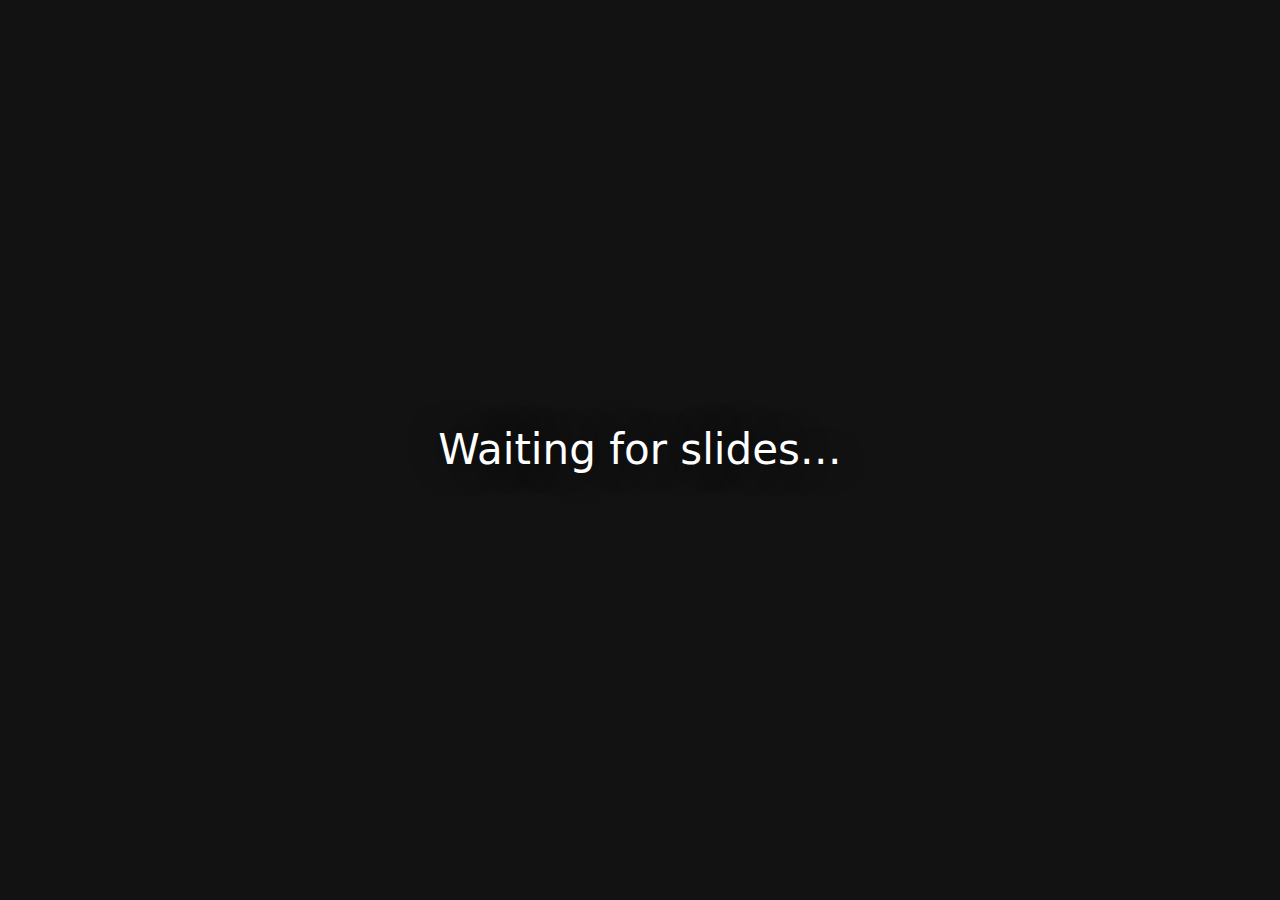
<file: Source.html>
<!DOCTYPE html>
<html lang="en">

<head>
  <meta charset="UTF-8" />
  <meta http-equiv="X-UA-Compatible" content="IE=edge" />
  <meta name="viewport" content="width=device-width, initial-scale=1.0" />
  <title>HTML Text Slideshow Overlay v2.2.0</title>
  <style>
    :root {
      color-scheme: dark;
      --font-family: "Inter", "Segoe UI", system-ui, sans-serif;
      --font-size-min: 22px;
      --font-size-max: 110px;
      --font-size-target: 42;
      --text-color: #ffffff;
      --shadow: 0 0 30px rgba(0, 0, 0, 0.6);
      --transition-ms: 200ms;
      --transition-duration: 200ms;
    }

    *,
    *::before,
    *::after {
      box-sizing: border-box;
    }

    html,
    body {
      margin: 0;
      padding: 0;
      width: 100%;
      height: 100%;
      background: transparent;
      font-family: var(--font-family);
    }

    #app {
      position: relative;
      width: 100%;
      height: 100%;
      display: flex;
      align-items: center;
      justify-content: center;
      text-align: center;
      color: var(--text-color);
    }

    .slide-container {
      width: 100%;
      height: 100%;
      padding: 0;
      margin: 0;
      display: flex;
      flex-direction: column;
      justify-content: center;
      align-items: center;
    }

    .slide-body {
      width: 100%;
      max-width: 100%;
      margin: 0;
      padding: 0;
      font-size: calc(var(--font-size-target) * 1px);
      line-height: 1.2;
      text-shadow: var(--shadow);
      opacity: 1;
      word-wrap: break-word;
      overflow-wrap: break-word;
    }

    .slide-ghost {
      position: absolute;
      z-index: 1;
      pointer-events: none;
      margin: 0;
      padding: 0;
      box-sizing: border-box;
      /* Match body sizing */
    }

    .slide-body {
      position: relative;
      z-index: 2;
    }

    .slide-body.is-hidden {
      opacity: 0;
    }

    .slide-body>*:first-child {
      margin-top: 0;
    }

    .slide-body>*:last-child {
      margin-bottom: 0;
    }

    ul,
    ol {
      display: inline-block;
      text-align: left;
      margin: 0;
      padding-left: 1.5em;
      max-width: 100%;
    }

    li {
      margin-bottom: 0.2em;
    }

    .slide-body[class*="transition-"] {
      will-change: opacity, transform;
    }

    .slide-body.transition-out {
      animation: fadeOut var(--transition-duration) ease-out forwards;
    }

    .slide-body.transition-in {
      animation: fadeIn var(--transition-duration) ease-in forwards;
    }

    @keyframes fadeOut {
      from {
        opacity: 1;
        transform: translateZ(0);
      }

      to {
        opacity: 0;
        transform: translateZ(0);
      }
    }

    @keyframes fadeIn {
      from {
        opacity: 0;
        transform: translateZ(0);
      }

      to {
        opacity: 1;
        transform: translateZ(0);
      }
    }

    /* SLIDE (Cover Effect) */
    .slide-body.transition-slide-left-out {
      animation: slideLeftOut var(--transition-duration) cubic-bezier(0.25, 1, 0.5, 1) forwards;
    }

    .slide-body.transition-slide-left-in {
      animation: slideLeftIn var(--transition-duration) cubic-bezier(0.25, 1, 0.5, 1) forwards;
    }

    @keyframes slideLeftOut {
      to {
        transform: translateX(-20%) scale(0.9);
        opacity: 0;
      }
    }

    @keyframes slideLeftIn {
      from {
        transform: translateX(100%);
      }

      to {
        transform: translateX(0);
      }
    }

    .slide-body.transition-slide-right-out {
      animation: slideRightOut var(--transition-duration) cubic-bezier(0.25, 1, 0.5, 1) forwards;
    }

    .slide-body.transition-slide-right-in {
      animation: slideRightIn var(--transition-duration) cubic-bezier(0.25, 1, 0.5, 1) forwards;
    }

    @keyframes slideRightOut {
      to {
        transform: translateX(20%) scale(0.9);
        opacity: 0;
      }
    }

    @keyframes slideRightIn {
      from {
        transform: translateX(-100%);
      }

      to {
        transform: translateX(0);
      }
    }

    .slide-body.transition-slide-up-out {
      animation: slideUpOut var(--transition-duration) cubic-bezier(0.25, 1, 0.5, 1) forwards;
    }

    .slide-body.transition-slide-up-in {
      animation: slideUpIn var(--transition-duration) cubic-bezier(0.25, 1, 0.5, 1) forwards;
    }

    @keyframes slideUpOut {
      to {
        transform: translateY(-20%) scale(0.9);
        opacity: 0;
      }
    }

    @keyframes slideUpIn {
      from {
        transform: translateY(100%);
      }

      to {
        transform: translateY(0);
      }
    }

    .slide-body.transition-slide-down-out {
      animation: slideDownOut var(--transition-duration) cubic-bezier(0.25, 1, 0.5, 1) forwards;
    }

    .slide-body.transition-slide-down-in {
      animation: slideDownIn var(--transition-duration) cubic-bezier(0.25, 1, 0.5, 1) forwards;
    }

    @keyframes slideDownOut {
      to {
        transform: translateY(20%) scale(0.9);
        opacity: 0;
      }
    }

    @keyframes slideDownIn {
      from {
        transform: translateY(-100%);
      }

      to {
        transform: translateY(0);
      }
    }

    /* ZOOM (Static Fade Out, Active Zoom In) */
    .slide-body.transition-zoom-in-out {
      animation: fadeOut var(--transition-duration) ease-out forwards;
    }

    .slide-body.transition-zoom-in-in {
      animation: zoomInIn var(--transition-duration) cubic-bezier(0.25, 1, 0.5, 1) forwards;
    }

    @keyframes zoomInIn {
      from {
        transform: scale(0.9);
        opacity: 0;
      }

      to {
        transform: scale(1);
        opacity: 1;
      }
    }

    .slide-body.transition-zoom-out-out {
      animation: fadeOut var(--transition-duration) ease-out forwards;
    }

    .slide-body.transition-zoom-out-in {
      animation: zoomOutIn var(--transition-duration) cubic-bezier(0.25, 1, 0.5, 1) forwards;
    }

    @keyframes zoomOutIn {
      from {
        transform: scale(1.1);
        opacity: 0;
      }

      to {
        transform: scale(1);
        opacity: 1;
      }
    }

    .slide-progress {
      position: absolute;
      bottom: 0;
      left: 0;
      height: 4px;
      background: rgba(255, 255, 255, 0.8);
      width: 0%;
      transition: width 0.2s linear;
    }

    .debug {
      position: absolute;
      top: 10px;
      left: 10px;
      background: rgba(0, 0, 0, 0.4);
      padding: 6px 10px;
      border-radius: 6px;
      font-size: 12px;
    }

    [data-state="error"] .slide-body {
      color: #ffb4a2;
    }

    [data-state="empty"] .slide-body {
      color: rgba(255, 255, 255, 0.7);
    }
  </style>
</head>

<body>
  <div id="app" data-state="loading">
    <div class="slide-container">
      <div class="slide-body">
        <p>Waiting for slides…</p>
      </div>
      <div class="slide-progress" hidden></div>
    </div>
    <div class="debug" hidden>
      <span class="debug__state">state: loading</span>
    </div>
  </div>
  <script>
    // Markdown renderer
    var BLOCK_DELIMITER = "\n";

    function escapeHtml(value) {
      return value
        .replace(/&/g, "&amp;")
        .replace(/</g, "&lt;")
        .replace(/>/g, "&gt;")
        .replace(/"/g, "&quot;")
        .replace(/'/g, "&#39;");
    }

    function renderInline(value) {
      return value
        .replace(/!\[([^\]]*)\]\(([^)]+)\)/g, '<img alt="$1" src="$2" />')
        .replace(/\[([^\]]+)\]\(([^)]+)\)/g, '<a href="$2" target="_blank" rel="noopener">$1</a>')
        .replace(/`([^`]+)`/g, "<code>$1</code>")
        .replace(/\*\*([^*]+)\*\*/g, "<strong>$1</strong>")
        .replace(/__([^_]+)__/g, "<strong>$1</strong>")
        .replace(/\*([^*]+)\*/g, "<em>$1</em>")
        .replace(/_([^_]+)_/g, "<em>$1</em>")
        .replace(/~~([^~]+)~~/g, "<del>$1</del>");
    }

    function closeList(listState) {
      if (!listState.type) return "";
      var closing = listState.type === "ol" ? "</ol>" : "</ul>";
      listState.type = null;
      return closing;
    }

    function markdownToHtml(markdown) {
      if (!markdown) markdown = "";
      var lines = markdown.replace(/\r\n/g, BLOCK_DELIMITER).split(BLOCK_DELIMITER);
      var html = "";
      var inCodeBlock = false;
      var codeFence = "";
      var listState = { type: null };

      var flushParagraph = function (buffer) {
        if (!buffer.trim()) return;
        var lines = buffer.trim().split('\n');
        var processedLines = lines.map(function (line) { return renderInline(escapeHtml(line)); });
        html += "<p>" + processedLines.join('<br>') + "</p>";
      };

      var paragraphBuffer = "";
      var paragraphLines = [];

      for (var i = 0; i < lines.length; i++) {
        var rawLine = lines[i];
        var line = rawLine.replace(/\t/g, "    ");

        if (line.trim().startsWith("```")) {
          if (inCodeBlock) {
            html += "<pre><code>" + escapeHtml(codeFence) + "</code></pre>";
            codeFence = "";
            inCodeBlock = false;
          } else {
            if (paragraphLines.length > 0) {
              paragraphBuffer = paragraphLines.join('\n');
              flushParagraph(paragraphBuffer);
              paragraphBuffer = "";
              paragraphLines = [];
            }
            inCodeBlock = true;
          }
          continue;
        }

        if (inCodeBlock) {
          codeFence += (codeFence ? "\n" : "") + line;
          continue;
        }

        if (!line.trim()) {
          if (paragraphLines.length > 0) {
            paragraphBuffer = paragraphLines.join('\n');
            flushParagraph(paragraphBuffer);
            paragraphBuffer = "";
            paragraphLines = [];
          }
          html += closeList(listState);
          continue;
        }

        var headingMatch = line.match(/^(#{1,6})\s+(.*)$/);
        if (headingMatch) {
          if (paragraphLines.length > 0) {
            paragraphBuffer = paragraphLines.join('\n');
            flushParagraph(paragraphBuffer);
            paragraphBuffer = "";
            paragraphLines = [];
          }
          html += closeList(listState);
          var level = headingMatch[1].length;
          html += "<h" + level + ">" + renderInline(escapeHtml(headingMatch[2])) + "</h" + level + ">";
          continue;
        }

        var blockquoteMatch = line.match(/^>\s?(.*)$/);
        if (blockquoteMatch) {
          if (paragraphLines.length > 0) {
            paragraphBuffer = paragraphLines.join('\n');
            flushParagraph(paragraphBuffer);
            paragraphBuffer = "";
            paragraphLines = [];
          }
          html += closeList(listState);
          html += "<blockquote>" + renderInline(escapeHtml(blockquoteMatch[1])) + "</blockquote>";
          continue;
        }

        var unorderedMatch = line.match(/^[-*+]\s+(.*)$/);
        if (unorderedMatch) {
          if (paragraphLines.length > 0) {
            paragraphBuffer = paragraphLines.join('\n');
            flushParagraph(paragraphBuffer);
            paragraphBuffer = "";
            paragraphLines = [];
          }
          if (listState.type !== "ul") {
            html += closeList(listState);
            listState.type = "ul";
            html += "<ul>";
          }
          html += "<li>" + renderInline(escapeHtml(unorderedMatch[1])) + "</li>";
          continue;
        }

        var orderedMatch = line.match(/^\d+\.\s+(.*)$/);
        if (orderedMatch) {
          if (paragraphLines.length > 0) {
            paragraphBuffer = paragraphLines.join('\n');
            flushParagraph(paragraphBuffer);
            paragraphBuffer = "";
            paragraphLines = [];
          }
          if (listState.type !== "ol") {
            html += closeList(listState);
            listState.type = "ol";
            html += "<ol>";
          }
          html += "<li>" + renderInline(escapeHtml(orderedMatch[1])) + "</li>";
          continue;
        }

        paragraphLines.push(line.trim());
      }

      if (paragraphLines.length > 0) {
        paragraphBuffer = paragraphLines.join('\n');
        flushParagraph(paragraphBuffer);
      }

      html += closeList(listState);

      if (inCodeBlock) {
        html += "<pre><code>" + escapeHtml(codeFence) + "</code></pre>";
      }

      return html || "<p></p>";
    }

    // Main overlay application
    var appEl = document.querySelector("#app");
    var bodyEl = document.querySelector(".slide-body");
    var containerEl = document.querySelector(".slide-container");
    var progressEl = document.querySelector(".slide-progress");
    var debugEl = document.querySelector(".debug");

    var params = new URLSearchParams(window.location.search);
    var STATE_STORAGE_KEY = "htmlTextSlideshow.state";
    var statePath = params.get("statePath") || "./slides.json";
    var pollInterval = Math.max(250, Number(params.get("pollInterval") || "500"));
    var showDebug = params.get("debug") === "1";
    var showMeta = params.get("showMeta") === "1";
    var supportsChannel = typeof BroadcastChannel !== "undefined";
    var stateMode = (params.get("mode") || (supportsChannel ? "channel" : "storage")).toLowerCase();

    var lastUpdatedAt = "";
    var currentIndex = -1;
    var lastSlideId = null;
    var lastTransitionType = null;
    var loadedFonts = {};
    var activeGhostEl = null;
    var animationTimerId = null;
    var progressFrameId = null;
    var pollTimerId = null;
    var requestFrame = window.requestAnimationFrame || function (callback) { return setTimeout(callback, 16); };
    var cancelFrame = window.cancelAnimationFrame || clearTimeout;

    // Animation Queue System
    var isAnimating = false;
    var stateQueue = [];
    var lastReceivedUpdatedAt = null;

    function canUseLocalStorage() {
      try {
        var probeKey = STATE_STORAGE_KEY + ".probe";
        localStorage.setItem(probeKey, "1");
        localStorage.removeItem(probeKey);
        return true;
      } catch (e) {
        return false;
      }
    }

    function getFallbackStateMode() {
      return canUseLocalStorage() ? "storage" : "json";
    }

    if (stateMode !== "channel" && stateMode !== "storage" && stateMode !== "json") {
      stateMode = supportsChannel ? "channel" : getFallbackStateMode();
    }

    function enqueueState(data) {
      if (!data) return;
      // Filter duplicate network messages
      if (data.updatedAt && data.updatedAt === lastReceivedUpdatedAt) {
        return;
      }
      if (data.updatedAt) lastReceivedUpdatedAt = data.updatedAt;

      if (isAnimating) {
        stateQueue.push(data);
      } else {
        applyState(data);
      }
    }

    function renderOverlayMessage(message) {
      if (!bodyEl) return;
      bodyEl.innerHTML = "<p>" + escapeHtml(message) + "</p>";
    }

    function clearGhost() {
      if (activeGhostEl && activeGhostEl.parentNode) {
        activeGhostEl.parentNode.removeChild(activeGhostEl);
      }
      activeGhostEl = null;
    }

    function clearAnimationTimer() {
      if (animationTimerId) {
        clearTimeout(animationTimerId);
        animationTimerId = null;
      }
    }

    function clearProgressFrame() {
      if (progressFrameId) {
        cancelFrame(progressFrameId);
        progressFrameId = null;
      }
    }

    function readStateFromStorage() {
      if (!canUseLocalStorage()) return null;
      try {
        var raw = localStorage.getItem(STATE_STORAGE_KEY);
        if (!raw) return null;
        return JSON.parse(raw);
      } catch (e) {
        return null;
      }
    }

    function startStatePolling() {
      if (pollTimerId) {
        clearInterval(pollTimerId);
        pollTimerId = null;
      }

      if (stateMode === "storage") {
        var initialState = readStateFromStorage();
        if (initialState) {
          enqueueState(initialState);
        }
        pollTimerId = setInterval(function () {
          var data = readStateFromStorage();
          if (data) enqueueState(data);
        }, pollInterval);
      } else if (stateMode === "json") {
        fetchState();
        pollTimerId = setInterval(fetchState, pollInterval);
      }
    }

    function setTransportFallback(reason) {
      if (stateMode === "storage" || stateMode === "json") return;
      stateMode = getFallbackStateMode();
      console.warn(reason + " Falling back to " + stateMode + " state sync.");
      startStatePolling();
    }

    function onAnimationComplete() {
      isAnimating = false;
      if (stateQueue.length > 0) {
        var next = stateQueue.shift();
        setTimeout(function () {
          applyState(next);
        }, 0);
      }
    }

    function loadGoogleFont(fontFamily) {
      var fontName = fontFamily.split(',')[0].replace(/['"]/g, '').trim();

      var googleFonts = {
        'Montserrat': 'Montserrat:wght@400;600;700',
        'Roboto': 'Roboto:wght@400;700',
        'Open Sans': 'Open+Sans:wght@400;600;700',
        'Lato': 'Lato:wght@400;700',
        'Poppins': 'Poppins:wght@400;600;700',
        'Raleway': 'Raleway:wght@400;600;700',
        'Ubuntu': 'Ubuntu:wght@400;700',
        'Nunito': 'Nunito:wght@400;700',
        'Playfair Display': 'Playfair+Display:wght@400;700',
        'Merriweather': 'Merriweather:wght@400;700',
        'PT Sans': 'PT+Sans:wght@400;700',
        'Oswald': 'Oswald:wght@400;700'
      };

      if (googleFonts[fontName] && !loadedFonts[fontName]) {
        var link = document.createElement('link');
        link.rel = 'stylesheet';
        link.href = 'https://fonts.googleapis.com/css2?family=' + googleFonts[fontName] + '&display=swap';
        document.head.appendChild(link);
        loadedFonts[fontName] = true;
      }
    }

    if (debugEl && (showDebug || showMeta)) {
      debugEl.hidden = false;
      debugEl.querySelector(".debug__state").textContent = "state: booting";
    }

    var channel = null;
    if (stateMode === "channel" && supportsChannel) {
      try {
        channel = new BroadcastChannel("text-slides");
        channel.addEventListener("message", function (event) {
          var payload = event && event.data;
          if (!payload || typeof payload !== "object") return;
          if (payload.type === "state") {
            enqueueState(payload.payload);
          }
        });
        if (typeof channel.addEventListener === "function") {
          channel.addEventListener("messageerror", function () {
            setTransportFallback("BroadcastChannel message error.");
          });
        }
        channel.postMessage({ type: "request-state", source: "browser-overlay" });
      } catch (e) {
        setTransportFallback("BroadcastChannel is unavailable in this browser context.");
        channel = null;
      }
    } else if (stateMode === "channel") {
      setTransportFallback("BroadcastChannel is unavailable.");
    }

    window.addEventListener("storage", function (event) {
      if (stateMode !== "storage") return;
      if (!event || event.key !== STATE_STORAGE_KEY || !event.newValue) return;
      try {
        enqueueState(JSON.parse(event.newValue));
      } catch (e) {
        // Ignore malformed storage payloads and keep polling fallback active.
      }
    });

    var lastETag = null;
    var lastModified = null;

    function fetchState() {
      if (stateMode !== "json") return;

      var xhr = new XMLHttpRequest();
      xhr.open("GET", statePath + "?t=" + Date.now(), true);

      if (lastETag) xhr.setRequestHeader('If-None-Match', lastETag);
      if (lastModified) xhr.setRequestHeader('If-Modified-Since', lastModified);

      xhr.onload = function () {
        if (xhr.status === 304) return;

        if (xhr.status >= 200 && xhr.status < 300) {
          lastETag = xhr.getResponseHeader('ETag');
          lastModified = xhr.getResponseHeader('Last-Modified');

          try {
            var data = JSON.parse(xhr.responseText);
            enqueueState(data);
          } catch (e) {
            setState("error");
            renderOverlayMessage("Unable to parse JSON.");
          }
        } else {
          setState("error");
          renderOverlayMessage("Unable to load slides from JSON.");
        }
      };

      xhr.onerror = function () {
        setState("error");
        renderOverlayMessage("Network error loading slides.");
      };

      xhr.send();
    }

    function applyState(data) {
      var slides = Array.isArray(data && data.slides) ? data.slides : [];
      if (!slides.length) {
        setState("empty");
        renderOverlayMessage("Waiting for the dock to publish...");
        resetProgress();
        // Even if empty, ensure we check queue
        onAnimationComplete();
        return;
      }

      var index = data.activeSlideIndex != null ? data.activeSlideIndex : 0;
      index = Math.min(Math.max(index, 0), slides.length - 1);

      if (data.updatedAt === lastUpdatedAt && index === currentIndex) {
        // No effective change, but ensure we keep queue moving if we came here from queue
        onAnimationComplete();
        return;
      }

      var settings = data.settings || {};
      var currentTransitionType = settings.transitionType || "crossfade";

      var slide = slides[index];
      var currentSlideId = slide ? slide.id : null;

      var shouldAnimate = currentSlideId !== lastSlideId || (lastTransitionType !== null && currentTransitionType !== lastTransitionType);

      lastUpdatedAt = data.updatedAt;
      currentIndex = index;
      lastSlideId = currentSlideId;
      lastTransitionType = currentTransitionType;

      setState("ready");
      try {
        applyTypography(slide, settings);

        if (shouldAnimate) {
          isAnimating = true;
        }

        swapContent(slide, settings, shouldAnimate);
        var autoDuration = (data.playlist && data.playlist.isPlaying) ? (data.playlist.autoAdvanceMs || 0) : 0;
        updateProgress(slide.durationMs || autoDuration, settings);
      } catch (e) {
        setState("error");
        renderOverlayMessage("Unable to render current slide.");
        console.error(e);
        clearGhost();
        clearAnimationTimer();
        onAnimationComplete();
      }

      if (debugEl && (showDebug || showMeta)) {
        debugEl.querySelector(".debug__state").textContent = "state: ready (#" + (index + 1) + "/" + slides.length + ")";
      }
    }

    function applyTypography(slide, settings) {
      if (!bodyEl) return;
      var fontFamily = slide.fontFamily || settings.defaultFontFamily || "Inter, 'Segoe UI', sans-serif";
      var fontSizePx = slide.fontSizePx || settings.defaultFontSizePx || 36;
      var textAlign = slide.textAlign || settings.textAlign || "center";
      var lineHeight = slide.lineHeight || settings.lineHeight || 1.2;
      var verticalAlign = slide.verticalAlign || settings.verticalAlign || "center";

      var textColor = settings.textColor || "#ffffff";
      var textOpacity = (settings.textOpacity != null ? settings.textOpacity : 100) / 100;
      var shadowIntensity = settings.shadowIntensity != null ? settings.shadowIntensity : 0;
      var strokeIntensity = settings.strokeIntensity != null ? settings.strokeIntensity : 0;

      loadGoogleFont(fontFamily);

      bodyEl.style.fontFamily = fontFamily;
      bodyEl.style.textAlign = textAlign;
      bodyEl.style.lineHeight = lineHeight;

      bodyEl.style.color = textColor;
      bodyEl.style.opacity = textOpacity;

      if (shadowIntensity > 0) {
        var blur = shadowIntensity * 0.5;
        var offset = shadowIntensity * 0.2;

        var shadowColor = "rgba(0, 0, 0, 1)";

        if (shadowIntensity > 40) {
          bodyEl.style.textShadow = offset + "px " + offset + "px " + blur + "px " + shadowColor + ", -" + (offset / 2) + "px -" + (offset / 2) + "px " + blur + "px " + shadowColor;
        } else {
          bodyEl.style.textShadow = offset + "px " + offset + "px " + blur + "px " + shadowColor;
        }
      } else {
        bodyEl.style.textShadow = "none";
      }

      if (strokeIntensity > 0) {
        var width = strokeIntensity * 2.0;
        bodyEl.style.webkitTextStroke = width + "px black";
        bodyEl.style.paintOrder = "stroke fill";
      } else {
        bodyEl.style.webkitTextStroke = "0";
        bodyEl.style.paintOrder = "normal";
      }

      document.documentElement.style.setProperty("--font-size-target", fontSizePx);

      if (containerEl) {
        containerEl.style.justifyContent = verticalAlign;
        containerEl.style.alignItems = textAlign === "left" ? "flex-start" :
          textAlign === "right" ? "flex-end" : "center";
      }
    }

    function swapContent(slide, settings, shouldAnimate) {
      if (!bodyEl) return;
      var markdown = slide.raw || slide.body || "";
      var transitionType = shouldAnimate ? (settings && settings.transitionType || "crossfade") : "none";
      var duration = Math.max(0, settings && settings.transitionDuration || 200);

      document.documentElement.style.setProperty("--transition-duration", duration + "ms");
      clearAnimationTimer();
      clearGhost();

      var cleanupClasses = function () {
        bodyEl.className = "slide-body";
        bodyEl.style.willChange = "auto";
      };

      // Helper to sync styles to ghost
      var copyStylesToGhost = function (ghost) {
        ghost.className = bodyEl.className + " slide-ghost";
        ghost.style.fontFamily = bodyEl.style.fontFamily;
        ghost.style.textAlign = bodyEl.style.textAlign;
        ghost.style.lineHeight = bodyEl.style.lineHeight;
        ghost.style.color = bodyEl.style.color;
        ghost.style.opacity = bodyEl.style.opacity;
        ghost.style.textShadow = bodyEl.style.textShadow;
        ghost.style.webkitTextStroke = bodyEl.style.webkitTextStroke;
        ghost.style.paintOrder = bodyEl.style.paintOrder;
      };

      if (transitionType === "none" || duration === 0) {
        cleanupClasses();
        bodyEl.innerHTML = markdown ? markdownToHtml(markdown) : "<p>(empty slide)</p>";
        onAnimationComplete();
        return;
      }

      if (transitionType === "fade") {
        // Sequential Fade (Out -> Wait -> In)
        cleanupClasses();
        bodyEl.classList.add("transition-out");
        animationTimerId = setTimeout(function () {
          bodyEl.innerHTML = markdown ? markdownToHtml(markdown) : "<p>(empty slide)</p>";
          bodyEl.classList.remove("transition-out");
          bodyEl.classList.add("transition-in");
          animationTimerId = setTimeout(function () {
            cleanupClasses();
            onAnimationComplete();
          }, duration);
        }, duration);
        return;
      }

      // Parallel Transitions (Double Buffer) -> Crossfade, Slide, Push, Zoom
      var ghost = bodyEl.cloneNode(true);
      copyStylesToGhost(ghost);

      // Determine animation classes
      var outClass, inClass;
      if (transitionType === "crossfade") {
        outClass = "transition-out";
        inClass = "transition-in";
      } else {
        outClass = "transition-" + transitionType + "-out";
        inClass = "transition-" + transitionType + "-in";
      }

      // Prepare ghost (animate out)
      ghost.classList.add(outClass);

      requestFrame(function () {
        var rect = bodyEl.getBoundingClientRect();

        ghost.style.position = "fixed";
        ghost.style.left = rect.left + "px";
        ghost.style.top = rect.top + "px";
        ghost.style.width = rect.width + "px";
        ghost.style.height = rect.height + "px";
        ghost.style.margin = "0";

        activeGhostEl = ghost;
        document.body.appendChild(ghost);

        cleanupClasses();
        bodyEl.innerHTML = markdown ? markdownToHtml(markdown) : "<p>(empty slide)</p>";
        bodyEl.classList.add(inClass);

        animationTimerId = setTimeout(function () {
          clearGhost();
          cleanupClasses();
          onAnimationComplete();
        }, duration);
      });
    }

    function updateProgress(durationMs, settings) {
      if (!progressEl) return;
      clearProgressFrame();

      var show = settings && settings.showProgressBar !== false;
      if (!show) {
        progressEl.hidden = true;
        return;
      }

      if (!durationMs) {
        resetProgress();
        return;
      }

      progressEl.hidden = false;
      progressEl.style.transition = "none";
      progressEl.style.width = "0%";
      progressFrameId = requestFrame(function () {
        progressEl.style.transition = "width " + durationMs + "ms linear";
        progressEl.style.width = "100%";
      });
    }

    function resetProgress() {
      if (progressEl) {
        clearProgressFrame();
        progressEl.hidden = true;
        progressEl.style.transition = "none";
        progressEl.style.width = "0%";
      }
    }

    function setState(value) {
      if (appEl) {
        appEl.dataset.state = value;
      }
    }

    setState("loading");
    startStatePolling();

    window.addEventListener("beforeunload", function () {
      clearAnimationTimer();
      clearProgressFrame();
      clearGhost();
      if (pollTimerId) {
        clearInterval(pollTimerId);
      }
      if (channel) {
        try {
          channel.close();
        } catch (e) {
          // Ignore teardown errors.
        }
      }
    });
  </script>
</body>

</html>
</file>
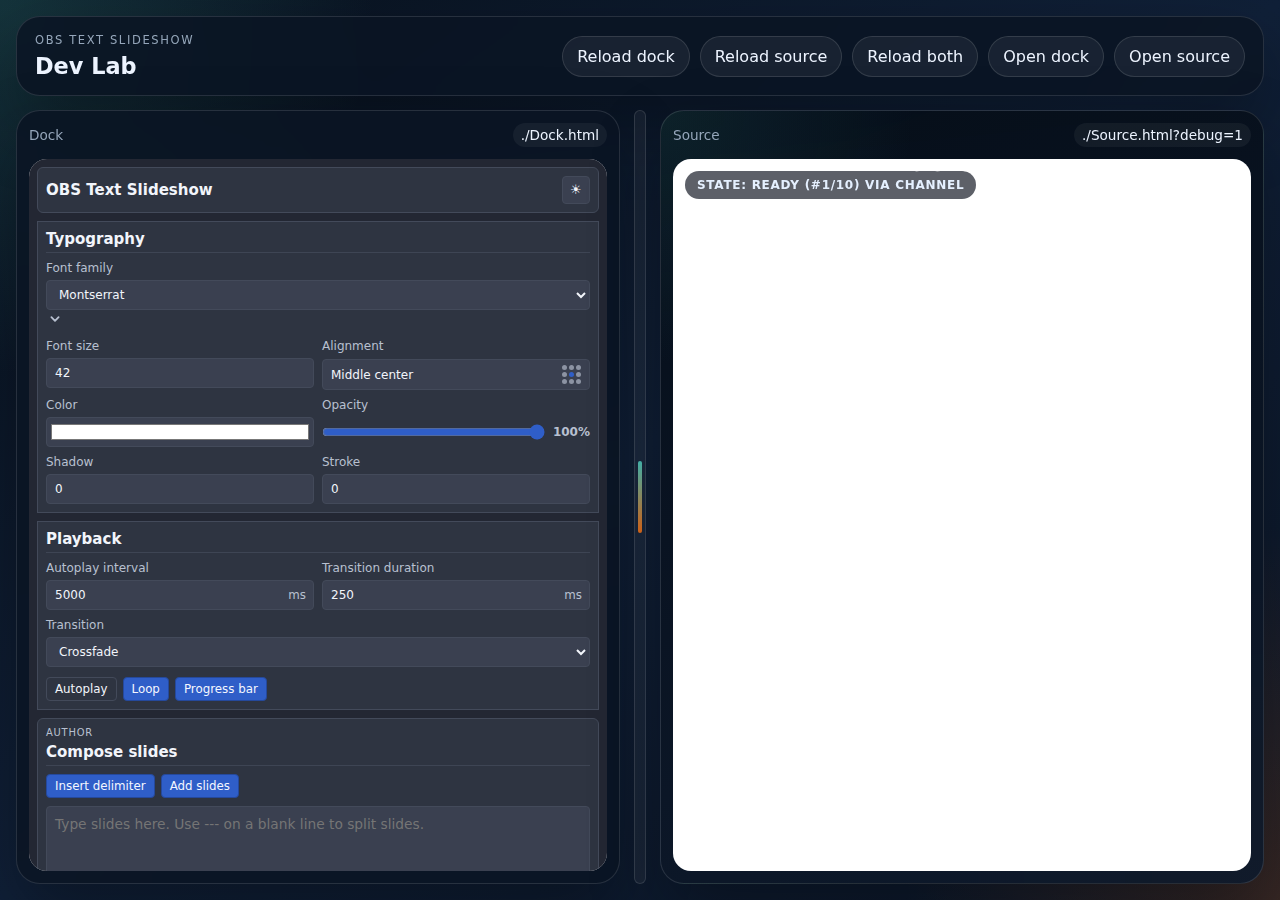
<file: dist/DevLab.html>
<!DOCTYPE html>
<html lang="en">
  <head>
    <meta charset="UTF-8" />
    <meta name="viewport" content="width=device-width, initial-scale=1.0" />
    <title>OBS Text Slideshow Dev Lab</title>
    <script type="module">

var e=document.getElementById(`root`);if(!e)throw Error(`Dev lab root element not found.`);var t=`./Dock.html`,n=`./Source.html?debug=1`;e.innerHTML=`
  <div class="lab-shell">
    <header class="lab-toolbar">
      <div>
        <p class="lab-eyebrow">OBS Text Slideshow</p>
        <h1>Dev Lab</h1>
      </div>
      <div class="lab-actions">
        <button type="button" data-action="reload-dock">Reload dock</button>
        <button type="button" data-action="reload-source">Reload source</button>
        <button type="button" data-action="reload-both">Reload both</button>
        <a href="${t}" target="_blank" rel="noreferrer">Open dock</a>
        <a href="${n}" target="_blank" rel="noreferrer">Open source</a>
      </div>
    </header>
    <main class="lab-grid" data-orientation="horizontal">
      <section class="lab-panel lab-panel--dock">
        <div class="lab-panel__header">
          <span>Dock</span>
          <code>${t}</code>
        </div>
        <iframe title="Dock preview" data-frame="dock" src="${t}"></iframe>
      </section>
      <div class="lab-splitter" data-role="splitter" role="separator" aria-label="Resize panels" aria-orientation="vertical" tabindex="0">
        <span></span>
      </div>
      <section class="lab-panel lab-panel--source">
        <div class="lab-panel__header">
          <span>Source</span>
          <code>${n}</code>
        </div>
        <iframe title="Source preview" data-frame="source" src="${n}"></iframe>
      </section>
    </main>
  </div>
`;var r=e.querySelector(`[data-frame='dock']`),i=e.querySelector(`[data-frame='source']`),a=e.querySelector(`.lab-grid`),o=e.querySelector(`[data-role='splitter']`);function s(){if(!a||!o)return;let e=window.matchMedia(`(max-width: 1100px)`).matches;a.dataset.orientation=e?`vertical`:`horizontal`,o.setAttribute(`aria-orientation`,e?`horizontal`:`vertical`)}function c(e){if(!e)return;let t=e.getAttribute(`src`)||``,n=t.includes(`?`)?`&`:`?`;e.setAttribute(`src`,`${t.split(/[?&]t=/)[0]}${n}t=${Date.now()}`)}if(e.querySelector(`[data-action='reload-dock']`)?.addEventListener(`click`,()=>c(r)),e.querySelector(`[data-action='reload-source']`)?.addEventListener(`click`,()=>c(i)),e.querySelector(`[data-action='reload-both']`)?.addEventListener(`click`,()=>{c(r),c(i)}),s(),window.addEventListener(`resize`,s),a&&o){let e=!1,t=(e,t)=>{let n=a.getBoundingClientRect();if(a.dataset.orientation===`vertical`){let e=(t-n.top)/n.height*100,r=Math.min(Math.max(e,20),80);a.style.setProperty(`--split-primary`,`${r}%`);return}let r=(e-n.left)/n.width*100,i=Math.min(Math.max(r,20),80);a.style.setProperty(`--split-primary`,`${i}%`)};o.addEventListener(`pointerdown`,t=>{e=!0,o.setPointerCapture(t.pointerId),document.body.classList.add(`is-resizing`)}),o.addEventListener(`pointermove`,n=>{e&&t(n.clientX,n.clientY)});let n=t=>{e&&(e=!1,document.body.classList.remove(`is-resizing`),t&&o.hasPointerCapture(t.pointerId)&&o.releasePointerCapture(t.pointerId))};o.addEventListener(`pointerup`,n),o.addEventListener(`pointercancel`,n),o.addEventListener(`keydown`,e=>{let t=a.dataset.orientation,n=Number.parseFloat(a.style.getPropertyValue(`--split-primary`)||`50`),r=e.key===`ArrowLeft`||e.key===`ArrowUp`?-5:e.key===`ArrowRight`||e.key===`ArrowDown`?5:0;if(!r||t===`horizontal`&&(e.key===`ArrowUp`||e.key===`ArrowDown`)||t===`vertical`&&(e.key===`ArrowLeft`||e.key===`ArrowRight`))return;e.preventDefault();let i=Math.min(Math.max(n+r,20),80);a.style.setProperty(`--split-primary`,`${i}%`)})}
</script>
    <style>
:root{--lightningcss-light: ;--lightningcss-dark:initial;color-scheme:dark;--bg:#07111f;--panel:#0a1423e0;--panel-alt:#f5f7faf2;--border:#ffffff1f;--text:#edf4ff;--muted:#95a6ba;--accent:#4fd1c5;--shadow:0 30px 70px #00000052;font-family:Segoe UI Variable,Aptos,system-ui,sans-serif}*{box-sizing:border-box}html,body,#root{min-height:100%;margin:0}body{min-height:100vh;color:var(--text);background:radial-gradient(circle at 0 0,#4fd1c52e,#0000 24%),radial-gradient(circle at 100% 100%,#f973162e,#0000 24%),linear-gradient(145deg,#08111d,#102038 50%,#0b1627)}button,a,code{font:inherit}.lab-shell{grid-template-rows:auto 1fr;gap:14px;min-height:100vh;padding:16px;display:grid}.lab-toolbar,.lab-panel{border:1px solid var(--border);background:var(--panel);box-shadow:var(--shadow);backdrop-filter:blur(16px);border-radius:24px}.lab-toolbar{flex-wrap:wrap;justify-content:space-between;align-items:center;gap:14px;padding:16px 18px;display:flex}.lab-eyebrow{text-transform:uppercase;letter-spacing:.14em;color:var(--muted);margin:0 0 6px;font-size:.72rem}.lab-toolbar h1{margin:0;font-size:1.4rem}.lab-actions{flex-wrap:wrap;gap:10px;display:flex}.lab-actions button,.lab-actions a{border:1px solid var(--border);color:var(--text);background:#ffffff0f;border-radius:999px;padding:10px 14px;text-decoration:none}.lab-actions button:hover,.lab-actions a:hover{border-color:#4fd1c58c}.lab-grid{--split-primary:50%;grid-template-columns:minmax(280px, var(--split-primary)) 12px minmax(280px, calc(100% - var(--split-primary)));align-items:stretch;gap:14px;min-height:0;display:grid}.lab-panel{grid-template-rows:auto 1fr;gap:12px;min-height:0;padding:12px;display:grid}.lab-panel--source{background:radial-gradient(circle at 0 0,#4fd1c51a,#0000 26%),linear-gradient(160deg,#050d17eb,#0e1a2ce6)}.lab-splitter{border:1px solid var(--border);cursor:col-resize;user-select:none;touch-action:none;background:#ffffff0d;border-radius:999px;align-self:stretch;width:12px;position:relative}.lab-splitter span{background:linear-gradient(#4fd1c5e6,#f97316e6);border-radius:999px;width:4px;height:72px;position:absolute;inset:50% auto auto 50%;transform:translate(-50%,-50%)}.lab-splitter:focus-visible{outline-offset:2px;outline:2px solid #4fd1c5bf}body.is-resizing{cursor:col-resize}.lab-panel__header{color:var(--muted);justify-content:space-between;align-items:center;gap:10px;font-size:.85rem;display:flex}.lab-panel__header code{color:var(--text);background:#ffffff0d;border-radius:999px;padding:4px 8px}iframe{background:var(--panel-alt);border:0;border-radius:18px;width:100%;height:100%;min-height:0}.lab-panel--source iframe{background:linear-gradient(160deg,#07111f,#102038 55%,#0b1627)}@media (max-width:1100px){.lab-grid{grid-template-columns:1fr;grid-template-rows:minmax(280px, var(--split-primary)) 12px minmax(280px, calc(100% - var(--split-primary)))}.lab-splitter{cursor:row-resize;width:100%;height:12px}.lab-splitter span{width:72px;height:4px}body.is-resizing{cursor:row-resize}}
/*$vite$:1*/
</style>
  </head>
  <body>
    <div id="root"></div>
  </body>
</html>
</file>
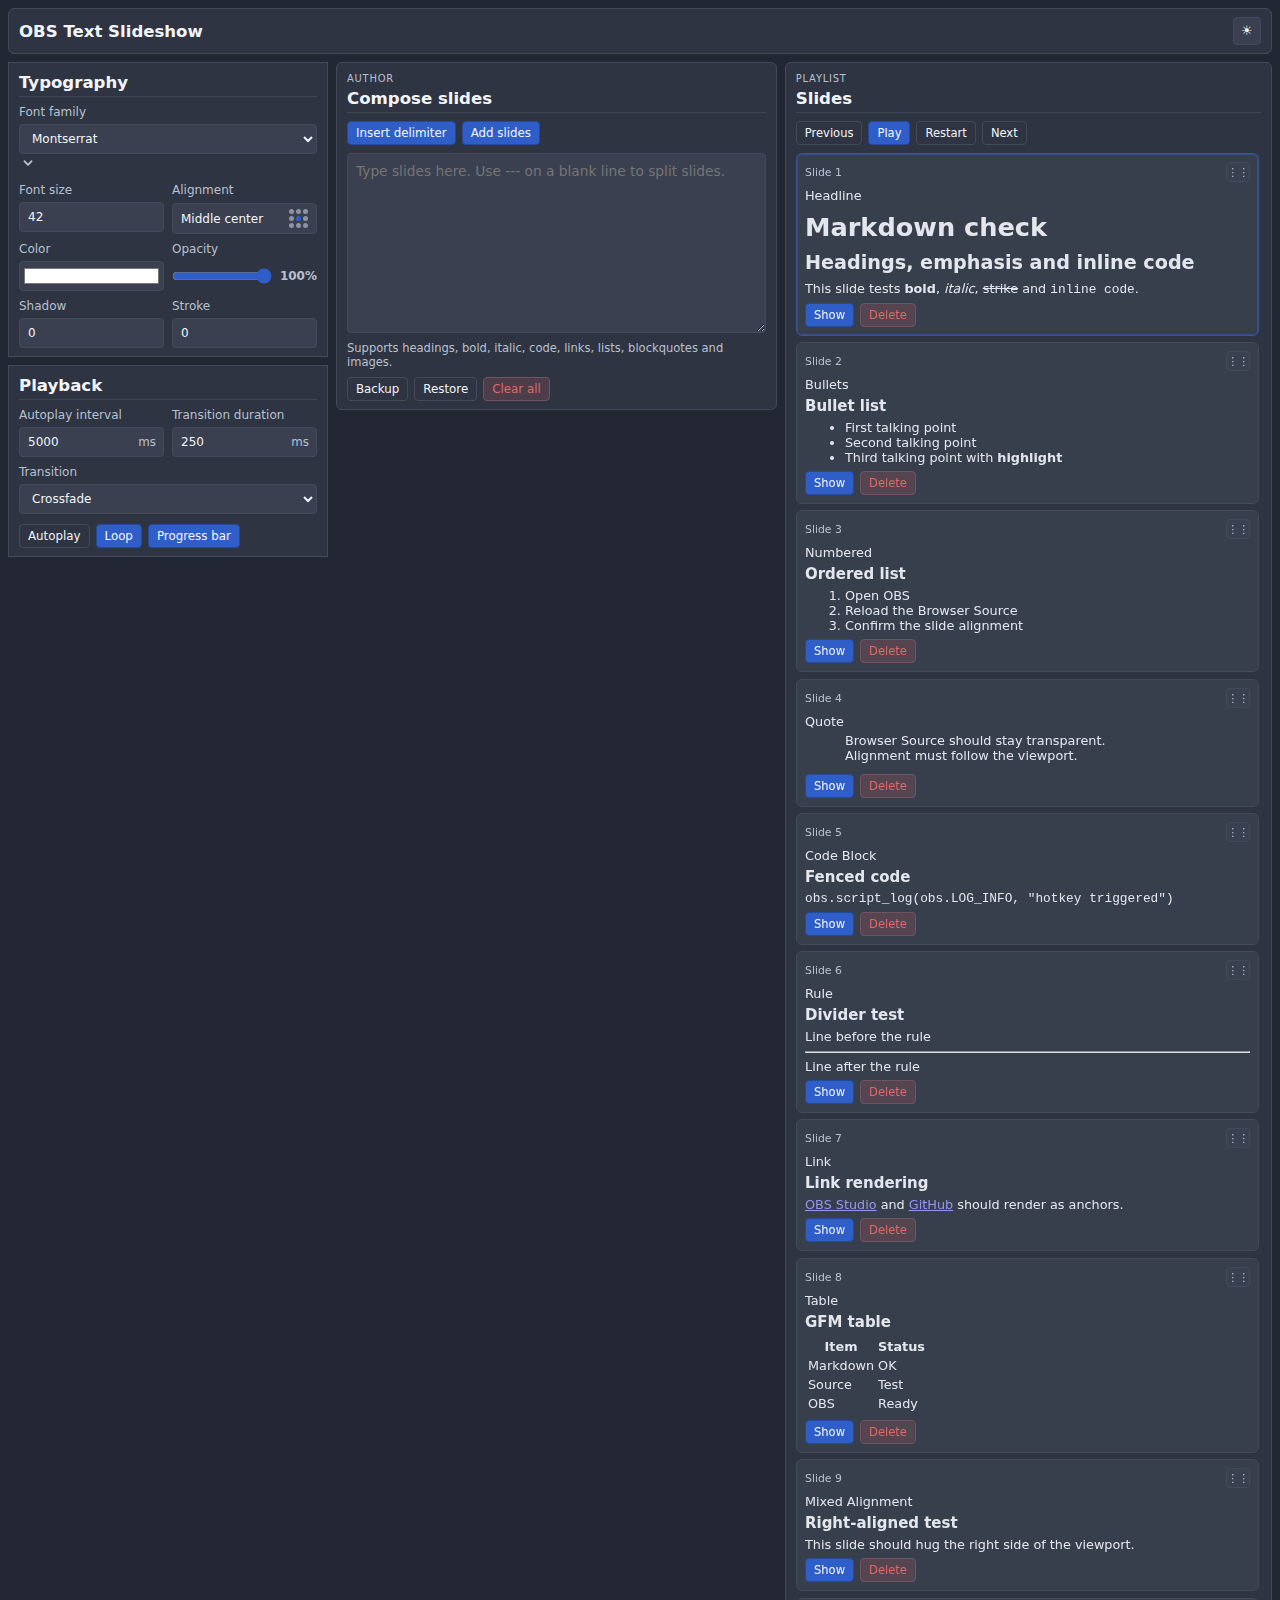
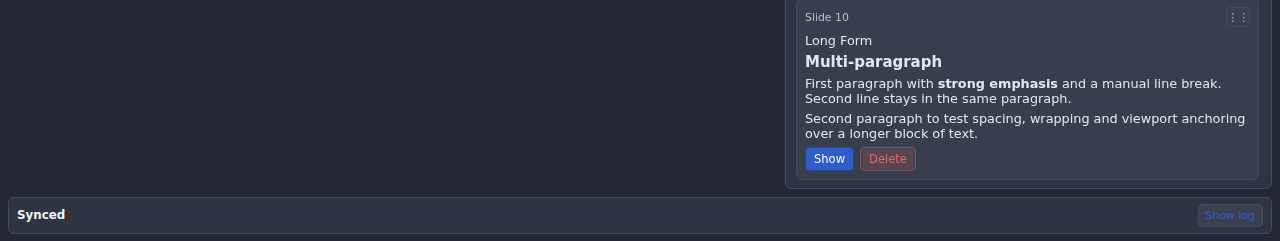
<file: dist/Dock.html>
<!DOCTYPE html>
<html lang="en">
  <head>
    <meta charset="UTF-8" />
    <meta name="viewport" content="width=device-width, initial-scale=1.0" />
    <title>OBS Text Slideshow Dock</title>
    <script type="module">

var e=Object.create,t=Object.defineProperty,n=Object.getOwnPropertyDescriptor,r=Object.getOwnPropertyNames,i=Object.getPrototypeOf,a=Object.prototype.hasOwnProperty,o=(e,t)=>()=>(t||e((t={exports:{}}).exports,t),t.exports),s=(e,i,o,s)=>{if(i&&typeof i==`object`||typeof i==`function`)for(var c=r(i),l=0,u=c.length,d;l<u;l++)d=c[l],!a.call(e,d)&&d!==o&&t(e,d,{get:(e=>i[e]).bind(null,d),enumerable:!(s=n(i,d))||s.enumerable});return e},c=(n,r,a)=>(a=n==null?{}:e(i(n)),s(r||!n||!n.__esModule?t(a,`default`,{value:n,enumerable:!0}):a,n)),l=o((e=>{var t=Symbol.for(`react.transitional.element`),n=Symbol.for(`react.portal`),r=Symbol.for(`react.fragment`),i=Symbol.for(`react.strict_mode`),a=Symbol.for(`react.profiler`),o=Symbol.for(`react.consumer`),s=Symbol.for(`react.context`),c=Symbol.for(`react.forward_ref`),l=Symbol.for(`react.suspense`),u=Symbol.for(`react.memo`),d=Symbol.for(`react.lazy`),f=Symbol.for(`react.activity`),p=Symbol.iterator;function m(e){return typeof e!=`object`||!e?null:(e=p&&e[p]||e[`@@iterator`],typeof e==`function`?e:null)}var h={isMounted:function(){return!1},enqueueForceUpdate:function(){},enqueueReplaceState:function(){},enqueueSetState:function(){}},g=Object.assign,_={};function v(e,t,n){this.props=e,this.context=t,this.refs=_,this.updater=n||h}v.prototype.isReactComponent={},v.prototype.setState=function(e,t){if(typeof e!=`object`&&typeof e!=`function`&&e!=null)throw Error(`takes an object of state variables to update or a function which returns an object of state variables.`);this.updater.enqueueSetState(this,e,t,`setState`)},v.prototype.forceUpdate=function(e){this.updater.enqueueForceUpdate(this,e,`forceUpdate`)};function y(){}y.prototype=v.prototype;function b(e,t,n){this.props=e,this.context=t,this.refs=_,this.updater=n||h}var x=b.prototype=new y;x.constructor=b,g(x,v.prototype),x.isPureReactComponent=!0;var S=Array.isArray;function C(){}var w={H:null,A:null,T:null,S:null},ee=Object.prototype.hasOwnProperty;function te(e,n,r){var i=r.ref;return{$$typeof:t,type:e,key:n,ref:i===void 0?null:i,props:r}}function T(e,t){return te(e.type,t,e.props)}function E(e){return typeof e==`object`&&!!e&&e.$$typeof===t}function ne(e){var t={"=":`=0`,":":`=2`};return`$`+e.replace(/[=:]/g,function(e){return t[e]})}var re=/\/+/g;function ie(e,t){return typeof e==`object`&&e&&e.key!=null?ne(``+e.key):t.toString(36)}function D(e){switch(e.status){case`fulfilled`:return e.value;case`rejected`:throw e.reason;default:switch(typeof e.status==`string`?e.then(C,C):(e.status=`pending`,e.then(function(t){e.status===`pending`&&(e.status=`fulfilled`,e.value=t)},function(t){e.status===`pending`&&(e.status=`rejected`,e.reason=t)})),e.status){case`fulfilled`:return e.value;case`rejected`:throw e.reason}}throw e}function O(e,r,i,a,o){var s=typeof e;(s===`undefined`||s===`boolean`)&&(e=null);var c=!1;if(e===null)c=!0;else switch(s){case`bigint`:case`string`:case`number`:c=!0;break;case`object`:switch(e.$$typeof){case t:case n:c=!0;break;case d:return c=e._init,O(c(e._payload),r,i,a,o)}}if(c)return o=o(e),c=a===``?`.`+ie(e,0):a,S(o)?(i=``,c!=null&&(i=c.replace(re,`$&/`)+`/`),O(o,r,i,``,function(e){return e})):o!=null&&(E(o)&&(o=T(o,i+(o.key==null||e&&e.key===o.key?``:(``+o.key).replace(re,`$&/`)+`/`)+c)),r.push(o)),1;c=0;var l=a===``?`.`:a+`:`;if(S(e))for(var u=0;u<e.length;u++)a=e[u],s=l+ie(a,u),c+=O(a,r,i,s,o);else if(u=m(e),typeof u==`function`)for(e=u.call(e),u=0;!(a=e.next()).done;)a=a.value,s=l+ie(a,u++),c+=O(a,r,i,s,o);else if(s===`object`){if(typeof e.then==`function`)return O(D(e),r,i,a,o);throw r=String(e),Error(`Objects are not valid as a React child (found: `+(r===`[object Object]`?`object with keys {`+Object.keys(e).join(`, `)+`}`:r)+`). If you meant to render a collection of children, use an array instead.`)}return c}function ae(e,t,n){if(e==null)return e;var r=[],i=0;return O(e,r,``,``,function(e){return t.call(n,e,i++)}),r}function oe(e){if(e._status===-1){var t=e._result;t=t(),t.then(function(t){(e._status===0||e._status===-1)&&(e._status=1,e._result=t)},function(t){(e._status===0||e._status===-1)&&(e._status=2,e._result=t)}),e._status===-1&&(e._status=0,e._result=t)}if(e._status===1)return e._result.default;throw e._result}var k=typeof reportError==`function`?reportError:function(e){if(typeof window==`object`&&typeof window.ErrorEvent==`function`){var t=new window.ErrorEvent(`error`,{bubbles:!0,cancelable:!0,message:typeof e==`object`&&e&&typeof e.message==`string`?String(e.message):String(e),error:e});if(!window.dispatchEvent(t))return}else if(typeof process==`object`&&typeof process.emit==`function`){process.emit(`uncaughtException`,e);return}console.error(e)},A={map:ae,forEach:function(e,t,n){ae(e,function(){t.apply(this,arguments)},n)},count:function(e){var t=0;return ae(e,function(){t++}),t},toArray:function(e){return ae(e,function(e){return e})||[]},only:function(e){if(!E(e))throw Error(`React.Children.only expected to receive a single React element child.`);return e}};e.Activity=f,e.Children=A,e.Component=v,e.Fragment=r,e.Profiler=a,e.PureComponent=b,e.StrictMode=i,e.Suspense=l,e.__CLIENT_INTERNALS_DO_NOT_USE_OR_WARN_USERS_THEY_CANNOT_UPGRADE=w,e.__COMPILER_RUNTIME={__proto__:null,c:function(e){return w.H.useMemoCache(e)}},e.cache=function(e){return function(){return e.apply(null,arguments)}},e.cacheSignal=function(){return null},e.cloneElement=function(e,t,n){if(e==null)throw Error(`The argument must be a React element, but you passed `+e+`.`);var r=g({},e.props),i=e.key;if(t!=null)for(a in t.key!==void 0&&(i=``+t.key),t)!ee.call(t,a)||a===`key`||a===`__self`||a===`__source`||a===`ref`&&t.ref===void 0||(r[a]=t[a]);var a=arguments.length-2;if(a===1)r.children=n;else if(1<a){for(var o=Array(a),s=0;s<a;s++)o[s]=arguments[s+2];r.children=o}return te(e.type,i,r)},e.createContext=function(e){return e={$$typeof:s,_currentValue:e,_currentValue2:e,_threadCount:0,Provider:null,Consumer:null},e.Provider=e,e.Consumer={$$typeof:o,_context:e},e},e.createElement=function(e,t,n){var r,i={},a=null;if(t!=null)for(r in t.key!==void 0&&(a=``+t.key),t)ee.call(t,r)&&r!==`key`&&r!==`__self`&&r!==`__source`&&(i[r]=t[r]);var o=arguments.length-2;if(o===1)i.children=n;else if(1<o){for(var s=Array(o),c=0;c<o;c++)s[c]=arguments[c+2];i.children=s}if(e&&e.defaultProps)for(r in o=e.defaultProps,o)i[r]===void 0&&(i[r]=o[r]);return te(e,a,i)},e.createRef=function(){return{current:null}},e.forwardRef=function(e){return{$$typeof:c,render:e}},e.isValidElement=E,e.lazy=function(e){return{$$typeof:d,_payload:{_status:-1,_result:e},_init:oe}},e.memo=function(e,t){return{$$typeof:u,type:e,compare:t===void 0?null:t}},e.startTransition=function(e){var t=w.T,n={};w.T=n;try{var r=e(),i=w.S;i!==null&&i(n,r),typeof r==`object`&&r&&typeof r.then==`function`&&r.then(C,k)}catch(e){k(e)}finally{t!==null&&n.types!==null&&(t.types=n.types),w.T=t}},e.unstable_useCacheRefresh=function(){return w.H.useCacheRefresh()},e.use=function(e){return w.H.use(e)},e.useActionState=function(e,t,n){return w.H.useActionState(e,t,n)},e.useCallback=function(e,t){return w.H.useCallback(e,t)},e.useContext=function(e){return w.H.useContext(e)},e.useDebugValue=function(){},e.useDeferredValue=function(e,t){return w.H.useDeferredValue(e,t)},e.useEffect=function(e,t){return w.H.useEffect(e,t)},e.useEffectEvent=function(e){return w.H.useEffectEvent(e)},e.useId=function(){return w.H.useId()},e.useImperativeHandle=function(e,t,n){return w.H.useImperativeHandle(e,t,n)},e.useInsertionEffect=function(e,t){return w.H.useInsertionEffect(e,t)},e.useLayoutEffect=function(e,t){return w.H.useLayoutEffect(e,t)},e.useMemo=function(e,t){return w.H.useMemo(e,t)},e.useOptimistic=function(e,t){return w.H.useOptimistic(e,t)},e.useReducer=function(e,t,n){return w.H.useReducer(e,t,n)},e.useRef=function(e){return w.H.useRef(e)},e.useState=function(e){return w.H.useState(e)},e.useSyncExternalStore=function(e,t,n){return w.H.useSyncExternalStore(e,t,n)},e.useTransition=function(){return w.H.useTransition()},e.version=`19.2.4`})),u=o(((e,t)=>{t.exports=l()})),d=o((e=>{function t(e,t){var n=e.length;e.push(t);a:for(;0<n;){var r=n-1>>>1,a=e[r];if(0<i(a,t))e[r]=t,e[n]=a,n=r;else break a}}function n(e){return e.length===0?null:e[0]}function r(e){if(e.length===0)return null;var t=e[0],n=e.pop();if(n!==t){e[0]=n;a:for(var r=0,a=e.length,o=a>>>1;r<o;){var s=2*(r+1)-1,c=e[s],l=s+1,u=e[l];if(0>i(c,n))l<a&&0>i(u,c)?(e[r]=u,e[l]=n,r=l):(e[r]=c,e[s]=n,r=s);else if(l<a&&0>i(u,n))e[r]=u,e[l]=n,r=l;else break a}}return t}function i(e,t){var n=e.sortIndex-t.sortIndex;return n===0?e.id-t.id:n}if(e.unstable_now=void 0,typeof performance==`object`&&typeof performance.now==`function`){var a=performance;e.unstable_now=function(){return a.now()}}else{var o=Date,s=o.now();e.unstable_now=function(){return o.now()-s}}var c=[],l=[],u=1,d=null,f=3,p=!1,m=!1,h=!1,g=!1,_=typeof setTimeout==`function`?setTimeout:null,v=typeof clearTimeout==`function`?clearTimeout:null,y=typeof setImmediate<`u`?setImmediate:null;function b(e){for(var i=n(l);i!==null;){if(i.callback===null)r(l);else if(i.startTime<=e)r(l),i.sortIndex=i.expirationTime,t(c,i);else break;i=n(l)}}function x(e){if(h=!1,b(e),!m)if(n(c)!==null)m=!0,S||(S=!0,E());else{var t=n(l);t!==null&&ie(x,t.startTime-e)}}var S=!1,C=-1,w=5,ee=-1;function te(){return g?!0:!(e.unstable_now()-ee<w)}function T(){if(g=!1,S){var t=e.unstable_now();ee=t;var i=!0;try{a:{m=!1,h&&(h=!1,v(C),C=-1),p=!0;var a=f;try{b:{for(b(t),d=n(c);d!==null&&!(d.expirationTime>t&&te());){var o=d.callback;if(typeof o==`function`){d.callback=null,f=d.priorityLevel;var s=o(d.expirationTime<=t);if(t=e.unstable_now(),typeof s==`function`){d.callback=s,b(t),i=!0;break b}d===n(c)&&r(c),b(t)}else r(c);d=n(c)}if(d!==null)i=!0;else{var u=n(l);u!==null&&ie(x,u.startTime-t),i=!1}}break a}finally{d=null,f=a,p=!1}i=void 0}}finally{i?E():S=!1}}}var E;if(typeof y==`function`)E=function(){y(T)};else if(typeof MessageChannel<`u`){var ne=new MessageChannel,re=ne.port2;ne.port1.onmessage=T,E=function(){re.postMessage(null)}}else E=function(){_(T,0)};function ie(t,n){C=_(function(){t(e.unstable_now())},n)}e.unstable_IdlePriority=5,e.unstable_ImmediatePriority=1,e.unstable_LowPriority=4,e.unstable_NormalPriority=3,e.unstable_Profiling=null,e.unstable_UserBlockingPriority=2,e.unstable_cancelCallback=function(e){e.callback=null},e.unstable_forceFrameRate=function(e){0>e||125<e?console.error(`forceFrameRate takes a positive int between 0 and 125, forcing frame rates higher than 125 fps is not supported`):w=0<e?Math.floor(1e3/e):5},e.unstable_getCurrentPriorityLevel=function(){return f},e.unstable_next=function(e){switch(f){case 1:case 2:case 3:var t=3;break;default:t=f}var n=f;f=t;try{return e()}finally{f=n}},e.unstable_requestPaint=function(){g=!0},e.unstable_runWithPriority=function(e,t){switch(e){case 1:case 2:case 3:case 4:case 5:break;default:e=3}var n=f;f=e;try{return t()}finally{f=n}},e.unstable_scheduleCallback=function(r,i,a){var o=e.unstable_now();switch(typeof a==`object`&&a?(a=a.delay,a=typeof a==`number`&&0<a?o+a:o):a=o,r){case 1:var s=-1;break;case 2:s=250;break;case 5:s=1073741823;break;case 4:s=1e4;break;default:s=5e3}return s=a+s,r={id:u++,callback:i,priorityLevel:r,startTime:a,expirationTime:s,sortIndex:-1},a>o?(r.sortIndex=a,t(l,r),n(c)===null&&r===n(l)&&(h?(v(C),C=-1):h=!0,ie(x,a-o))):(r.sortIndex=s,t(c,r),m||p||(m=!0,S||(S=!0,E()))),r},e.unstable_shouldYield=te,e.unstable_wrapCallback=function(e){var t=f;return function(){var n=f;f=t;try{return e.apply(this,arguments)}finally{f=n}}}})),f=o(((e,t)=>{t.exports=d()})),p=o((e=>{var t=u();function n(e){var t=`https://react.dev/errors/`+e;if(1<arguments.length){t+=`?args[]=`+encodeURIComponent(arguments[1]);for(var n=2;n<arguments.length;n++)t+=`&args[]=`+encodeURIComponent(arguments[n])}return`Minified React error #`+e+`; visit `+t+` for the full message or use the non-minified dev environment for full errors and additional helpful warnings.`}function r(){}var i={d:{f:r,r:function(){throw Error(n(522))},D:r,C:r,L:r,m:r,X:r,S:r,M:r},p:0,findDOMNode:null},a=Symbol.for(`react.portal`);function o(e,t,n){var r=3<arguments.length&&arguments[3]!==void 0?arguments[3]:null;return{$$typeof:a,key:r==null?null:``+r,children:e,containerInfo:t,implementation:n}}var s=t.__CLIENT_INTERNALS_DO_NOT_USE_OR_WARN_USERS_THEY_CANNOT_UPGRADE;function c(e,t){if(e===`font`)return``;if(typeof t==`string`)return t===`use-credentials`?t:``}e.__DOM_INTERNALS_DO_NOT_USE_OR_WARN_USERS_THEY_CANNOT_UPGRADE=i,e.createPortal=function(e,t){var r=2<arguments.length&&arguments[2]!==void 0?arguments[2]:null;if(!t||t.nodeType!==1&&t.nodeType!==9&&t.nodeType!==11)throw Error(n(299));return o(e,t,null,r)},e.flushSync=function(e){var t=s.T,n=i.p;try{if(s.T=null,i.p=2,e)return e()}finally{s.T=t,i.p=n,i.d.f()}},e.preconnect=function(e,t){typeof e==`string`&&(t?(t=t.crossOrigin,t=typeof t==`string`?t===`use-credentials`?t:``:void 0):t=null,i.d.C(e,t))},e.prefetchDNS=function(e){typeof e==`string`&&i.d.D(e)},e.preinit=function(e,t){if(typeof e==`string`&&t&&typeof t.as==`string`){var n=t.as,r=c(n,t.crossOrigin),a=typeof t.integrity==`string`?t.integrity:void 0,o=typeof t.fetchPriority==`string`?t.fetchPriority:void 0;n===`style`?i.d.S(e,typeof t.precedence==`string`?t.precedence:void 0,{crossOrigin:r,integrity:a,fetchPriority:o}):n===`script`&&i.d.X(e,{crossOrigin:r,integrity:a,fetchPriority:o,nonce:typeof t.nonce==`string`?t.nonce:void 0})}},e.preinitModule=function(e,t){if(typeof e==`string`)if(typeof t==`object`&&t){if(t.as==null||t.as===`script`){var n=c(t.as,t.crossOrigin);i.d.M(e,{crossOrigin:n,integrity:typeof t.integrity==`string`?t.integrity:void 0,nonce:typeof t.nonce==`string`?t.nonce:void 0})}}else t??i.d.M(e)},e.preload=function(e,t){if(typeof e==`string`&&typeof t==`object`&&t&&typeof t.as==`string`){var n=t.as,r=c(n,t.crossOrigin);i.d.L(e,n,{crossOrigin:r,integrity:typeof t.integrity==`string`?t.integrity:void 0,nonce:typeof t.nonce==`string`?t.nonce:void 0,type:typeof t.type==`string`?t.type:void 0,fetchPriority:typeof t.fetchPriority==`string`?t.fetchPriority:void 0,referrerPolicy:typeof t.referrerPolicy==`string`?t.referrerPolicy:void 0,imageSrcSet:typeof t.imageSrcSet==`string`?t.imageSrcSet:void 0,imageSizes:typeof t.imageSizes==`string`?t.imageSizes:void 0,media:typeof t.media==`string`?t.media:void 0})}},e.preloadModule=function(e,t){if(typeof e==`string`)if(t){var n=c(t.as,t.crossOrigin);i.d.m(e,{as:typeof t.as==`string`&&t.as!==`script`?t.as:void 0,crossOrigin:n,integrity:typeof t.integrity==`string`?t.integrity:void 0})}else i.d.m(e)},e.requestFormReset=function(e){i.d.r(e)},e.unstable_batchedUpdates=function(e,t){return e(t)},e.useFormState=function(e,t,n){return s.H.useFormState(e,t,n)},e.useFormStatus=function(){return s.H.useHostTransitionStatus()},e.version=`19.2.4`})),m=o(((e,t)=>{function n(){if(!(typeof __REACT_DEVTOOLS_GLOBAL_HOOK__>`u`||typeof __REACT_DEVTOOLS_GLOBAL_HOOK__.checkDCE!=`function`))try{__REACT_DEVTOOLS_GLOBAL_HOOK__.checkDCE(n)}catch(e){console.error(e)}}n(),t.exports=p()})),h=o((e=>{var t=f(),n=u(),r=m();function i(e){var t=`https://react.dev/errors/`+e;if(1<arguments.length){t+=`?args[]=`+encodeURIComponent(arguments[1]);for(var n=2;n<arguments.length;n++)t+=`&args[]=`+encodeURIComponent(arguments[n])}return`Minified React error #`+e+`; visit `+t+` for the full message or use the non-minified dev environment for full errors and additional helpful warnings.`}function a(e){return!(!e||e.nodeType!==1&&e.nodeType!==9&&e.nodeType!==11)}function o(e){var t=e,n=e;if(e.alternate)for(;t.return;)t=t.return;else{e=t;do t=e,t.flags&4098&&(n=t.return),e=t.return;while(e)}return t.tag===3?n:null}function s(e){if(e.tag===13){var t=e.memoizedState;if(t===null&&(e=e.alternate,e!==null&&(t=e.memoizedState)),t!==null)return t.dehydrated}return null}function c(e){if(e.tag===31){var t=e.memoizedState;if(t===null&&(e=e.alternate,e!==null&&(t=e.memoizedState)),t!==null)return t.dehydrated}return null}function l(e){if(o(e)!==e)throw Error(i(188))}function d(e){var t=e.alternate;if(!t){if(t=o(e),t===null)throw Error(i(188));return t===e?e:null}for(var n=e,r=t;;){var a=n.return;if(a===null)break;var s=a.alternate;if(s===null){if(r=a.return,r!==null){n=r;continue}break}if(a.child===s.child){for(s=a.child;s;){if(s===n)return l(a),e;if(s===r)return l(a),t;s=s.sibling}throw Error(i(188))}if(n.return!==r.return)n=a,r=s;else{for(var c=!1,u=a.child;u;){if(u===n){c=!0,n=a,r=s;break}if(u===r){c=!0,r=a,n=s;break}u=u.sibling}if(!c){for(u=s.child;u;){if(u===n){c=!0,n=s,r=a;break}if(u===r){c=!0,r=s,n=a;break}u=u.sibling}if(!c)throw Error(i(189))}}if(n.alternate!==r)throw Error(i(190))}if(n.tag!==3)throw Error(i(188));return n.stateNode.current===n?e:t}function p(e){var t=e.tag;if(t===5||t===26||t===27||t===6)return e;for(e=e.child;e!==null;){if(t=p(e),t!==null)return t;e=e.sibling}return null}var h=Object.assign,g=Symbol.for(`react.element`),_=Symbol.for(`react.transitional.element`),v=Symbol.for(`react.portal`),y=Symbol.for(`react.fragment`),b=Symbol.for(`react.strict_mode`),x=Symbol.for(`react.profiler`),S=Symbol.for(`react.consumer`),C=Symbol.for(`react.context`),w=Symbol.for(`react.forward_ref`),ee=Symbol.for(`react.suspense`),te=Symbol.for(`react.suspense_list`),T=Symbol.for(`react.memo`),E=Symbol.for(`react.lazy`),ne=Symbol.for(`react.activity`),re=Symbol.for(`react.memo_cache_sentinel`),ie=Symbol.iterator;function D(e){return typeof e!=`object`||!e?null:(e=ie&&e[ie]||e[`@@iterator`],typeof e==`function`?e:null)}var O=Symbol.for(`react.client.reference`);function ae(e){if(e==null)return null;if(typeof e==`function`)return e.$$typeof===O?null:e.displayName||e.name||null;if(typeof e==`string`)return e;switch(e){case y:return`Fragment`;case x:return`Profiler`;case b:return`StrictMode`;case ee:return`Suspense`;case te:return`SuspenseList`;case ne:return`Activity`}if(typeof e==`object`)switch(e.$$typeof){case v:return`Portal`;case C:return e.displayName||`Context`;case S:return(e._context.displayName||`Context`)+`.Consumer`;case w:var t=e.render;return e=e.displayName,e||=(e=t.displayName||t.name||``,e===``?`ForwardRef`:`ForwardRef(`+e+`)`),e;case T:return t=e.displayName||null,t===null?ae(e.type)||`Memo`:t;case E:t=e._payload,e=e._init;try{return ae(e(t))}catch{}}return null}var oe=Array.isArray,k=n.__CLIENT_INTERNALS_DO_NOT_USE_OR_WARN_USERS_THEY_CANNOT_UPGRADE,A=r.__DOM_INTERNALS_DO_NOT_USE_OR_WARN_USERS_THEY_CANNOT_UPGRADE,se={pending:!1,data:null,method:null,action:null},j=[],ce=-1;function M(e){return{current:e}}function N(e){0>ce||(e.current=j[ce],j[ce]=null,ce--)}function P(e,t){ce++,j[ce]=e.current,e.current=t}var F=M(null),le=M(null),ue=M(null),de=M(null);function I(e,t){switch(P(ue,t),P(le,e),P(F,null),t.nodeType){case 9:case 11:e=(e=t.documentElement)&&(e=e.namespaceURI)?Vd(e):0;break;default:if(e=t.tagName,t=t.namespaceURI)t=Vd(t),e=Hd(t,e);else switch(e){case`svg`:e=1;break;case`math`:e=2;break;default:e=0}}N(F),P(F,e)}function fe(){N(F),N(le),N(ue)}function pe(e){e.memoizedState!==null&&P(de,e);var t=F.current,n=Hd(t,e.type);t!==n&&(P(le,e),P(F,n))}function me(e){le.current===e&&(N(F),N(le)),de.current===e&&(N(de),Qf._currentValue=se)}var he,ge;function _e(e){if(he===void 0)try{throw Error()}catch(e){var t=e.stack.trim().match(/\n( *(at )?)/);he=t&&t[1]||``,ge=-1<e.stack.indexOf(`
    at`)?` (<anonymous>)`:-1<e.stack.indexOf(`@`)?`@unknown:0:0`:``}return`
`+he+e+ge}var ve=!1;function ye(e,t){if(!e||ve)return``;ve=!0;var n=Error.prepareStackTrace;Error.prepareStackTrace=void 0;try{var r={DetermineComponentFrameRoot:function(){try{if(t){var n=function(){throw Error()};if(Object.defineProperty(n.prototype,`props`,{set:function(){throw Error()}}),typeof Reflect==`object`&&Reflect.construct){try{Reflect.construct(n,[])}catch(e){var r=e}Reflect.construct(e,[],n)}else{try{n.call()}catch(e){r=e}e.call(n.prototype)}}else{try{throw Error()}catch(e){r=e}(n=e())&&typeof n.catch==`function`&&n.catch(function(){})}}catch(e){if(e&&r&&typeof e.stack==`string`)return[e.stack,r.stack]}return[null,null]}};r.DetermineComponentFrameRoot.displayName=`DetermineComponentFrameRoot`;var i=Object.getOwnPropertyDescriptor(r.DetermineComponentFrameRoot,`name`);i&&i.configurable&&Object.defineProperty(r.DetermineComponentFrameRoot,`name`,{value:`DetermineComponentFrameRoot`});var a=r.DetermineComponentFrameRoot(),o=a[0],s=a[1];if(o&&s){var c=o.split(`
`),l=s.split(`
`);for(i=r=0;r<c.length&&!c[r].includes(`DetermineComponentFrameRoot`);)r++;for(;i<l.length&&!l[i].includes(`DetermineComponentFrameRoot`);)i++;if(r===c.length||i===l.length)for(r=c.length-1,i=l.length-1;1<=r&&0<=i&&c[r]!==l[i];)i--;for(;1<=r&&0<=i;r--,i--)if(c[r]!==l[i]){if(r!==1||i!==1)do if(r--,i--,0>i||c[r]!==l[i]){var u=`
`+c[r].replace(` at new `,` at `);return e.displayName&&u.includes(`<anonymous>`)&&(u=u.replace(`<anonymous>`,e.displayName)),u}while(1<=r&&0<=i);break}}}finally{ve=!1,Error.prepareStackTrace=n}return(n=e?e.displayName||e.name:``)?_e(n):``}function be(e,t){switch(e.tag){case 26:case 27:case 5:return _e(e.type);case 16:return _e(`Lazy`);case 13:return e.child!==t&&t!==null?_e(`Suspense Fallback`):_e(`Suspense`);case 19:return _e(`SuspenseList`);case 0:case 15:return ye(e.type,!1);case 11:return ye(e.type.render,!1);case 1:return ye(e.type,!0);case 31:return _e(`Activity`);default:return``}}function xe(e){try{var t=``,n=null;do t+=be(e,n),n=e,e=e.return;while(e);return t}catch(e){return`
Error generating stack: `+e.message+`
`+e.stack}}var Se=Object.prototype.hasOwnProperty,Ce=t.unstable_scheduleCallback,we=t.unstable_cancelCallback,Te=t.unstable_shouldYield,Ee=t.unstable_requestPaint,De=t.unstable_now,Oe=t.unstable_getCurrentPriorityLevel,ke=t.unstable_ImmediatePriority,Ae=t.unstable_UserBlockingPriority,je=t.unstable_NormalPriority,Me=t.unstable_LowPriority,Ne=t.unstable_IdlePriority,Pe=t.log,Fe=t.unstable_setDisableYieldValue,Ie=null,Le=null;function Re(e){if(typeof Pe==`function`&&Fe(e),Le&&typeof Le.setStrictMode==`function`)try{Le.setStrictMode(Ie,e)}catch{}}var ze=Math.clz32?Math.clz32:He,Be=Math.log,Ve=Math.LN2;function He(e){return e>>>=0,e===0?32:31-(Be(e)/Ve|0)|0}var L=256,Ue=262144,We=4194304;function Ge(e){var t=e&42;if(t!==0)return t;switch(e&-e){case 1:return 1;case 2:return 2;case 4:return 4;case 8:return 8;case 16:return 16;case 32:return 32;case 64:return 64;case 128:return 128;case 256:case 512:case 1024:case 2048:case 4096:case 8192:case 16384:case 32768:case 65536:case 131072:return e&261888;case 262144:case 524288:case 1048576:case 2097152:return e&3932160;case 4194304:case 8388608:case 16777216:case 33554432:return e&62914560;case 67108864:return 67108864;case 134217728:return 134217728;case 268435456:return 268435456;case 536870912:return 536870912;case 1073741824:return 0;default:return e}}function Ke(e,t,n){var r=e.pendingLanes;if(r===0)return 0;var i=0,a=e.suspendedLanes,o=e.pingedLanes;e=e.warmLanes;var s=r&134217727;return s===0?(s=r&~a,s===0?o===0?n||(n=r&~e,n!==0&&(i=Ge(n))):i=Ge(o):i=Ge(s)):(r=s&~a,r===0?(o&=s,o===0?n||(n=s&~e,n!==0&&(i=Ge(n))):i=Ge(o)):i=Ge(r)),i===0?0:t!==0&&t!==i&&(t&a)===0&&(a=i&-i,n=t&-t,a>=n||a===32&&n&4194048)?t:i}function qe(e,t){return(e.pendingLanes&~(e.suspendedLanes&~e.pingedLanes)&t)===0}function Je(e,t){switch(e){case 1:case 2:case 4:case 8:case 64:return t+250;case 16:case 32:case 128:case 256:case 512:case 1024:case 2048:case 4096:case 8192:case 16384:case 32768:case 65536:case 131072:case 262144:case 524288:case 1048576:case 2097152:return t+5e3;case 4194304:case 8388608:case 16777216:case 33554432:return-1;case 67108864:case 134217728:case 268435456:case 536870912:case 1073741824:return-1;default:return-1}}function Ye(){var e=We;return We<<=1,!(We&62914560)&&(We=4194304),e}function Xe(e){for(var t=[],n=0;31>n;n++)t.push(e);return t}function Ze(e,t){e.pendingLanes|=t,t!==268435456&&(e.suspendedLanes=0,e.pingedLanes=0,e.warmLanes=0)}function Qe(e,t,n,r,i,a){var o=e.pendingLanes;e.pendingLanes=n,e.suspendedLanes=0,e.pingedLanes=0,e.warmLanes=0,e.expiredLanes&=n,e.entangledLanes&=n,e.errorRecoveryDisabledLanes&=n,e.shellSuspendCounter=0;var s=e.entanglements,c=e.expirationTimes,l=e.hiddenUpdates;for(n=o&~n;0<n;){var u=31-ze(n),d=1<<u;s[u]=0,c[u]=-1;var f=l[u];if(f!==null)for(l[u]=null,u=0;u<f.length;u++){var p=f[u];p!==null&&(p.lane&=-536870913)}n&=~d}r!==0&&$e(e,r,0),a!==0&&i===0&&e.tag!==0&&(e.suspendedLanes|=a&~(o&~t))}function $e(e,t,n){e.pendingLanes|=t,e.suspendedLanes&=~t;var r=31-ze(t);e.entangledLanes|=t,e.entanglements[r]=e.entanglements[r]|1073741824|n&261930}function et(e,t){var n=e.entangledLanes|=t;for(e=e.entanglements;n;){var r=31-ze(n),i=1<<r;i&t|e[r]&t&&(e[r]|=t),n&=~i}}function tt(e,t){var n=t&-t;return n=n&42?1:nt(n),(n&(e.suspendedLanes|t))===0?n:0}function nt(e){switch(e){case 2:e=1;break;case 8:e=4;break;case 32:e=16;break;case 256:case 512:case 1024:case 2048:case 4096:case 8192:case 16384:case 32768:case 65536:case 131072:case 262144:case 524288:case 1048576:case 2097152:case 4194304:case 8388608:case 16777216:case 33554432:e=128;break;case 268435456:e=134217728;break;default:e=0}return e}function rt(e){return e&=-e,2<e?8<e?e&134217727?32:268435456:8:2}function it(){var e=A.p;return e===0?(e=window.event,e===void 0?32:mp(e.type)):e}function at(e,t){var n=A.p;try{return A.p=e,t()}finally{A.p=n}}var ot=Math.random().toString(36).slice(2),st=`__reactFiber$`+ot,ct=`__reactProps$`+ot,lt=`__reactContainer$`+ot,ut=`__reactEvents$`+ot,dt=`__reactListeners$`+ot,ft=`__reactHandles$`+ot,pt=`__reactResources$`+ot,mt=`__reactMarker$`+ot;function ht(e){delete e[st],delete e[ct],delete e[ut],delete e[dt],delete e[ft]}function R(e){var t=e[st];if(t)return t;for(var n=e.parentNode;n;){if(t=n[lt]||n[st]){if(n=t.alternate,t.child!==null||n!==null&&n.child!==null)for(e=df(e);e!==null;){if(n=e[st])return n;e=df(e)}return t}e=n,n=e.parentNode}return null}function gt(e){if(e=e[st]||e[lt]){var t=e.tag;if(t===5||t===6||t===13||t===31||t===26||t===27||t===3)return e}return null}function _t(e){var t=e.tag;if(t===5||t===26||t===27||t===6)return e.stateNode;throw Error(i(33))}function vt(e){var t=e[pt];return t||=e[pt]={hoistableStyles:new Map,hoistableScripts:new Map},t}function yt(e){e[mt]=!0}var bt=new Set,xt={};function St(e,t){Ct(e,t),Ct(e+`Capture`,t)}function Ct(e,t){for(xt[e]=t,e=0;e<t.length;e++)bt.add(t[e])}var wt=RegExp(`^[:A-Z_a-z\\u00C0-\\u00D6\\u00D8-\\u00F6\\u00F8-\\u02FF\\u0370-\\u037D\\u037F-\\u1FFF\\u200C-\\u200D\\u2070-\\u218F\\u2C00-\\u2FEF\\u3001-\\uD7FF\\uF900-\\uFDCF\\uFDF0-\\uFFFD][:A-Z_a-z\\u00C0-\\u00D6\\u00D8-\\u00F6\\u00F8-\\u02FF\\u0370-\\u037D\\u037F-\\u1FFF\\u200C-\\u200D\\u2070-\\u218F\\u2C00-\\u2FEF\\u3001-\\uD7FF\\uF900-\\uFDCF\\uFDF0-\\uFFFD\\-.0-9\\u00B7\\u0300-\\u036F\\u203F-\\u2040]*$`),Tt={},Et={};function Dt(e){return Se.call(Et,e)?!0:Se.call(Tt,e)?!1:wt.test(e)?Et[e]=!0:(Tt[e]=!0,!1)}function Ot(e,t,n){if(Dt(t))if(n===null)e.removeAttribute(t);else{switch(typeof n){case`undefined`:case`function`:case`symbol`:e.removeAttribute(t);return;case`boolean`:var r=t.toLowerCase().slice(0,5);if(r!==`data-`&&r!==`aria-`){e.removeAttribute(t);return}}e.setAttribute(t,``+n)}}function kt(e,t,n){if(n===null)e.removeAttribute(t);else{switch(typeof n){case`undefined`:case`function`:case`symbol`:case`boolean`:e.removeAttribute(t);return}e.setAttribute(t,``+n)}}function At(e,t,n,r){if(r===null)e.removeAttribute(n);else{switch(typeof r){case`undefined`:case`function`:case`symbol`:case`boolean`:e.removeAttribute(n);return}e.setAttributeNS(t,n,``+r)}}function jt(e){switch(typeof e){case`bigint`:case`boolean`:case`number`:case`string`:case`undefined`:return e;case`object`:return e;default:return``}}function Mt(e){var t=e.type;return(e=e.nodeName)&&e.toLowerCase()===`input`&&(t===`checkbox`||t===`radio`)}function Nt(e,t,n){var r=Object.getOwnPropertyDescriptor(e.constructor.prototype,t);if(!e.hasOwnProperty(t)&&r!==void 0&&typeof r.get==`function`&&typeof r.set==`function`){var i=r.get,a=r.set;return Object.defineProperty(e,t,{configurable:!0,get:function(){return i.call(this)},set:function(e){n=``+e,a.call(this,e)}}),Object.defineProperty(e,t,{enumerable:r.enumerable}),{getValue:function(){return n},setValue:function(e){n=``+e},stopTracking:function(){e._valueTracker=null,delete e[t]}}}}function Pt(e){if(!e._valueTracker){var t=Mt(e)?`checked`:`value`;e._valueTracker=Nt(e,t,``+e[t])}}function Ft(e){if(!e)return!1;var t=e._valueTracker;if(!t)return!0;var n=t.getValue(),r=``;return e&&(r=Mt(e)?e.checked?`true`:`false`:e.value),e=r,e===n?!1:(t.setValue(e),!0)}function It(e){if(e||=typeof document<`u`?document:void 0,e===void 0)return null;try{return e.activeElement||e.body}catch{return e.body}}var Lt=/[\n"\\]/g;function Rt(e){return e.replace(Lt,function(e){return`\\`+e.charCodeAt(0).toString(16)+` `})}function zt(e,t,n,r,i,a,o,s){e.name=``,o!=null&&typeof o!=`function`&&typeof o!=`symbol`&&typeof o!=`boolean`?e.type=o:e.removeAttribute(`type`),t==null?o!==`submit`&&o!==`reset`||e.removeAttribute(`value`):o===`number`?(t===0&&e.value===``||e.value!=t)&&(e.value=``+jt(t)):e.value!==``+jt(t)&&(e.value=``+jt(t)),t==null?n==null?r!=null&&e.removeAttribute(`value`):Vt(e,o,jt(n)):Vt(e,o,jt(t)),i==null&&a!=null&&(e.defaultChecked=!!a),i!=null&&(e.checked=i&&typeof i!=`function`&&typeof i!=`symbol`),s!=null&&typeof s!=`function`&&typeof s!=`symbol`&&typeof s!=`boolean`?e.name=``+jt(s):e.removeAttribute(`name`)}function Bt(e,t,n,r,i,a,o,s){if(a!=null&&typeof a!=`function`&&typeof a!=`symbol`&&typeof a!=`boolean`&&(e.type=a),t!=null||n!=null){if(!(a!==`submit`&&a!==`reset`||t!=null)){Pt(e);return}n=n==null?``:``+jt(n),t=t==null?n:``+jt(t),s||t===e.value||(e.value=t),e.defaultValue=t}r??=i,r=typeof r!=`function`&&typeof r!=`symbol`&&!!r,e.checked=s?e.checked:!!r,e.defaultChecked=!!r,o!=null&&typeof o!=`function`&&typeof o!=`symbol`&&typeof o!=`boolean`&&(e.name=o),Pt(e)}function Vt(e,t,n){t===`number`&&It(e.ownerDocument)===e||e.defaultValue===``+n||(e.defaultValue=``+n)}function Ht(e,t,n,r){if(e=e.options,t){t={};for(var i=0;i<n.length;i++)t[`$`+n[i]]=!0;for(n=0;n<e.length;n++)i=t.hasOwnProperty(`$`+e[n].value),e[n].selected!==i&&(e[n].selected=i),i&&r&&(e[n].defaultSelected=!0)}else{for(n=``+jt(n),t=null,i=0;i<e.length;i++){if(e[i].value===n){e[i].selected=!0,r&&(e[i].defaultSelected=!0);return}t!==null||e[i].disabled||(t=e[i])}t!==null&&(t.selected=!0)}}function Ut(e,t,n){if(t!=null&&(t=``+jt(t),t!==e.value&&(e.value=t),n==null)){e.defaultValue!==t&&(e.defaultValue=t);return}e.defaultValue=n==null?``:``+jt(n)}function Wt(e,t,n,r){if(t==null){if(r!=null){if(n!=null)throw Error(i(92));if(oe(r)){if(1<r.length)throw Error(i(93));r=r[0]}n=r}n??=``,t=n}n=jt(t),e.defaultValue=n,r=e.textContent,r===n&&r!==``&&r!==null&&(e.value=r),Pt(e)}function Gt(e,t){if(t){var n=e.firstChild;if(n&&n===e.lastChild&&n.nodeType===3){n.nodeValue=t;return}}e.textContent=t}var Kt=new Set(`animationIterationCount aspectRatio borderImageOutset borderImageSlice borderImageWidth boxFlex boxFlexGroup boxOrdinalGroup columnCount columns flex flexGrow flexPositive flexShrink flexNegative flexOrder gridArea gridRow gridRowEnd gridRowSpan gridRowStart gridColumn gridColumnEnd gridColumnSpan gridColumnStart fontWeight lineClamp lineHeight opacity order orphans scale tabSize widows zIndex zoom fillOpacity floodOpacity stopOpacity strokeDasharray strokeDashoffset strokeMiterlimit strokeOpacity strokeWidth MozAnimationIterationCount MozBoxFlex MozBoxFlexGroup MozLineClamp msAnimationIterationCount msFlex msZoom msFlexGrow msFlexNegative msFlexOrder msFlexPositive msFlexShrink msGridColumn msGridColumnSpan msGridRow msGridRowSpan WebkitAnimationIterationCount WebkitBoxFlex WebKitBoxFlexGroup WebkitBoxOrdinalGroup WebkitColumnCount WebkitColumns WebkitFlex WebkitFlexGrow WebkitFlexPositive WebkitFlexShrink WebkitLineClamp`.split(` `));function qt(e,t,n){var r=t.indexOf(`--`)===0;n==null||typeof n==`boolean`||n===``?r?e.setProperty(t,``):t===`float`?e.cssFloat=``:e[t]=``:r?e.setProperty(t,n):typeof n!=`number`||n===0||Kt.has(t)?t===`float`?e.cssFloat=n:e[t]=(``+n).trim():e[t]=n+`px`}function Jt(e,t,n){if(t!=null&&typeof t!=`object`)throw Error(i(62));if(e=e.style,n!=null){for(var r in n)!n.hasOwnProperty(r)||t!=null&&t.hasOwnProperty(r)||(r.indexOf(`--`)===0?e.setProperty(r,``):r===`float`?e.cssFloat=``:e[r]=``);for(var a in t)r=t[a],t.hasOwnProperty(a)&&n[a]!==r&&qt(e,a,r)}else for(var o in t)t.hasOwnProperty(o)&&qt(e,o,t[o])}function Yt(e){if(e.indexOf(`-`)===-1)return!1;switch(e){case`annotation-xml`:case`color-profile`:case`font-face`:case`font-face-src`:case`font-face-uri`:case`font-face-format`:case`font-face-name`:case`missing-glyph`:return!1;default:return!0}}var Xt=new Map([[`acceptCharset`,`accept-charset`],[`htmlFor`,`for`],[`httpEquiv`,`http-equiv`],[`crossOrigin`,`crossorigin`],[`accentHeight`,`accent-height`],[`alignmentBaseline`,`alignment-baseline`],[`arabicForm`,`arabic-form`],[`baselineShift`,`baseline-shift`],[`capHeight`,`cap-height`],[`clipPath`,`clip-path`],[`clipRule`,`clip-rule`],[`colorInterpolation`,`color-interpolation`],[`colorInterpolationFilters`,`color-interpolation-filters`],[`colorProfile`,`color-profile`],[`colorRendering`,`color-rendering`],[`dominantBaseline`,`dominant-baseline`],[`enableBackground`,`enable-background`],[`fillOpacity`,`fill-opacity`],[`fillRule`,`fill-rule`],[`floodColor`,`flood-color`],[`floodOpacity`,`flood-opacity`],[`fontFamily`,`font-family`],[`fontSize`,`font-size`],[`fontSizeAdjust`,`font-size-adjust`],[`fontStretch`,`font-stretch`],[`fontStyle`,`font-style`],[`fontVariant`,`font-variant`],[`fontWeight`,`font-weight`],[`glyphName`,`glyph-name`],[`glyphOrientationHorizontal`,`glyph-orientation-horizontal`],[`glyphOrientationVertical`,`glyph-orientation-vertical`],[`horizAdvX`,`horiz-adv-x`],[`horizOriginX`,`horiz-origin-x`],[`imageRendering`,`image-rendering`],[`letterSpacing`,`letter-spacing`],[`lightingColor`,`lighting-color`],[`markerEnd`,`marker-end`],[`markerMid`,`marker-mid`],[`markerStart`,`marker-start`],[`overlinePosition`,`overline-position`],[`overlineThickness`,`overline-thickness`],[`paintOrder`,`paint-order`],[`panose-1`,`panose-1`],[`pointerEvents`,`pointer-events`],[`renderingIntent`,`rendering-intent`],[`shapeRendering`,`shape-rendering`],[`stopColor`,`stop-color`],[`stopOpacity`,`stop-opacity`],[`strikethroughPosition`,`strikethrough-position`],[`strikethroughThickness`,`strikethrough-thickness`],[`strokeDasharray`,`stroke-dasharray`],[`strokeDashoffset`,`stroke-dashoffset`],[`strokeLinecap`,`stroke-linecap`],[`strokeLinejoin`,`stroke-linejoin`],[`strokeMiterlimit`,`stroke-miterlimit`],[`strokeOpacity`,`stroke-opacity`],[`strokeWidth`,`stroke-width`],[`textAnchor`,`text-anchor`],[`textDecoration`,`text-decoration`],[`textRendering`,`text-rendering`],[`transformOrigin`,`transform-origin`],[`underlinePosition`,`underline-position`],[`underlineThickness`,`underline-thickness`],[`unicodeBidi`,`unicode-bidi`],[`unicodeRange`,`unicode-range`],[`unitsPerEm`,`units-per-em`],[`vAlphabetic`,`v-alphabetic`],[`vHanging`,`v-hanging`],[`vIdeographic`,`v-ideographic`],[`vMathematical`,`v-mathematical`],[`vectorEffect`,`vector-effect`],[`vertAdvY`,`vert-adv-y`],[`vertOriginX`,`vert-origin-x`],[`vertOriginY`,`vert-origin-y`],[`wordSpacing`,`word-spacing`],[`writingMode`,`writing-mode`],[`xmlnsXlink`,`xmlns:xlink`],[`xHeight`,`x-height`]]),Zt=/^[\u0000-\u001F ]*j[\r\n\t]*a[\r\n\t]*v[\r\n\t]*a[\r\n\t]*s[\r\n\t]*c[\r\n\t]*r[\r\n\t]*i[\r\n\t]*p[\r\n\t]*t[\r\n\t]*:/i;function Qt(e){return Zt.test(``+e)?`javascript:throw new Error('React has blocked a javascript: URL as a security precaution.')`:e}function $t(){}var en=null;function tn(e){return e=e.target||e.srcElement||window,e.correspondingUseElement&&(e=e.correspondingUseElement),e.nodeType===3?e.parentNode:e}var nn=null,rn=null;function an(e){var t=gt(e);if(t&&(e=t.stateNode)){var n=e[ct]||null;a:switch(e=t.stateNode,t.type){case`input`:if(zt(e,n.value,n.defaultValue,n.defaultValue,n.checked,n.defaultChecked,n.type,n.name),t=n.name,n.type===`radio`&&t!=null){for(n=e;n.parentNode;)n=n.parentNode;for(n=n.querySelectorAll(`input[name="`+Rt(``+t)+`"][type="radio"]`),t=0;t<n.length;t++){var r=n[t];if(r!==e&&r.form===e.form){var a=r[ct]||null;if(!a)throw Error(i(90));zt(r,a.value,a.defaultValue,a.defaultValue,a.checked,a.defaultChecked,a.type,a.name)}}for(t=0;t<n.length;t++)r=n[t],r.form===e.form&&Ft(r)}break a;case`textarea`:Ut(e,n.value,n.defaultValue);break a;case`select`:t=n.value,t!=null&&Ht(e,!!n.multiple,t,!1)}}}var on=!1;function sn(e,t,n){if(on)return e(t,n);on=!0;try{return e(t)}finally{if(on=!1,(nn!==null||rn!==null)&&(bu(),nn&&(t=nn,e=rn,rn=nn=null,an(t),e)))for(t=0;t<e.length;t++)an(e[t])}}function cn(e,t){var n=e.stateNode;if(n===null)return null;var r=n[ct]||null;if(r===null)return null;n=r[t];a:switch(t){case`onClick`:case`onClickCapture`:case`onDoubleClick`:case`onDoubleClickCapture`:case`onMouseDown`:case`onMouseDownCapture`:case`onMouseMove`:case`onMouseMoveCapture`:case`onMouseUp`:case`onMouseUpCapture`:case`onMouseEnter`:(r=!r.disabled)||(e=e.type,r=!(e===`button`||e===`input`||e===`select`||e===`textarea`)),e=!r;break a;default:e=!1}if(e)return null;if(n&&typeof n!=`function`)throw Error(i(231,t,typeof n));return n}var ln=!(typeof window>`u`||window.document===void 0||window.document.createElement===void 0),un=!1;if(ln)try{var dn={};Object.defineProperty(dn,`passive`,{get:function(){un=!0}}),window.addEventListener(`test`,dn,dn),window.removeEventListener(`test`,dn,dn)}catch{un=!1}var fn=null,pn=null,mn=null;function hn(){if(mn)return mn;var e,t=pn,n=t.length,r,i=`value`in fn?fn.value:fn.textContent,a=i.length;for(e=0;e<n&&t[e]===i[e];e++);var o=n-e;for(r=1;r<=o&&t[n-r]===i[a-r];r++);return mn=i.slice(e,1<r?1-r:void 0)}function gn(e){var t=e.keyCode;return`charCode`in e?(e=e.charCode,e===0&&t===13&&(e=13)):e=t,e===10&&(e=13),32<=e||e===13?e:0}function _n(){return!0}function vn(){return!1}function yn(e){function t(t,n,r,i,a){for(var o in this._reactName=t,this._targetInst=r,this.type=n,this.nativeEvent=i,this.target=a,this.currentTarget=null,e)e.hasOwnProperty(o)&&(t=e[o],this[o]=t?t(i):i[o]);return this.isDefaultPrevented=(i.defaultPrevented==null?!1===i.returnValue:i.defaultPrevented)?_n:vn,this.isPropagationStopped=vn,this}return h(t.prototype,{preventDefault:function(){this.defaultPrevented=!0;var e=this.nativeEvent;e&&(e.preventDefault?e.preventDefault():typeof e.returnValue!=`unknown`&&(e.returnValue=!1),this.isDefaultPrevented=_n)},stopPropagation:function(){var e=this.nativeEvent;e&&(e.stopPropagation?e.stopPropagation():typeof e.cancelBubble!=`unknown`&&(e.cancelBubble=!0),this.isPropagationStopped=_n)},persist:function(){},isPersistent:_n}),t}var bn={eventPhase:0,bubbles:0,cancelable:0,timeStamp:function(e){return e.timeStamp||Date.now()},defaultPrevented:0,isTrusted:0},xn=yn(bn),Sn=h({},bn,{view:0,detail:0}),Cn=yn(Sn),wn,Tn,En,Dn=h({},Sn,{screenX:0,screenY:0,clientX:0,clientY:0,pageX:0,pageY:0,ctrlKey:0,shiftKey:0,altKey:0,metaKey:0,getModifierState:Rn,button:0,buttons:0,relatedTarget:function(e){return e.relatedTarget===void 0?e.fromElement===e.srcElement?e.toElement:e.fromElement:e.relatedTarget},movementX:function(e){return`movementX`in e?e.movementX:(e!==En&&(En&&e.type===`mousemove`?(wn=e.screenX-En.screenX,Tn=e.screenY-En.screenY):Tn=wn=0,En=e),wn)},movementY:function(e){return`movementY`in e?e.movementY:Tn}}),On=yn(Dn),kn=yn(h({},Dn,{dataTransfer:0})),An=yn(h({},Sn,{relatedTarget:0})),jn=yn(h({},bn,{animationName:0,elapsedTime:0,pseudoElement:0})),Mn=yn(h({},bn,{clipboardData:function(e){return`clipboardData`in e?e.clipboardData:window.clipboardData}})),Nn=yn(h({},bn,{data:0})),Pn={Esc:`Escape`,Spacebar:` `,Left:`ArrowLeft`,Up:`ArrowUp`,Right:`ArrowRight`,Down:`ArrowDown`,Del:`Delete`,Win:`OS`,Menu:`ContextMenu`,Apps:`ContextMenu`,Scroll:`ScrollLock`,MozPrintableKey:`Unidentified`},Fn={8:`Backspace`,9:`Tab`,12:`Clear`,13:`Enter`,16:`Shift`,17:`Control`,18:`Alt`,19:`Pause`,20:`CapsLock`,27:`Escape`,32:` `,33:`PageUp`,34:`PageDown`,35:`End`,36:`Home`,37:`ArrowLeft`,38:`ArrowUp`,39:`ArrowRight`,40:`ArrowDown`,45:`Insert`,46:`Delete`,112:`F1`,113:`F2`,114:`F3`,115:`F4`,116:`F5`,117:`F6`,118:`F7`,119:`F8`,120:`F9`,121:`F10`,122:`F11`,123:`F12`,144:`NumLock`,145:`ScrollLock`,224:`Meta`},In={Alt:`altKey`,Control:`ctrlKey`,Meta:`metaKey`,Shift:`shiftKey`};function Ln(e){var t=this.nativeEvent;return t.getModifierState?t.getModifierState(e):(e=In[e])?!!t[e]:!1}function Rn(){return Ln}var zn=yn(h({},Sn,{key:function(e){if(e.key){var t=Pn[e.key]||e.key;if(t!==`Unidentified`)return t}return e.type===`keypress`?(e=gn(e),e===13?`Enter`:String.fromCharCode(e)):e.type===`keydown`||e.type===`keyup`?Fn[e.keyCode]||`Unidentified`:``},code:0,location:0,ctrlKey:0,shiftKey:0,altKey:0,metaKey:0,repeat:0,locale:0,getModifierState:Rn,charCode:function(e){return e.type===`keypress`?gn(e):0},keyCode:function(e){return e.type===`keydown`||e.type===`keyup`?e.keyCode:0},which:function(e){return e.type===`keypress`?gn(e):e.type===`keydown`||e.type===`keyup`?e.keyCode:0}})),Bn=yn(h({},Dn,{pointerId:0,width:0,height:0,pressure:0,tangentialPressure:0,tiltX:0,tiltY:0,twist:0,pointerType:0,isPrimary:0})),Vn=yn(h({},Sn,{touches:0,targetTouches:0,changedTouches:0,altKey:0,metaKey:0,ctrlKey:0,shiftKey:0,getModifierState:Rn})),Hn=yn(h({},bn,{propertyName:0,elapsedTime:0,pseudoElement:0})),Un=yn(h({},Dn,{deltaX:function(e){return`deltaX`in e?e.deltaX:`wheelDeltaX`in e?-e.wheelDeltaX:0},deltaY:function(e){return`deltaY`in e?e.deltaY:`wheelDeltaY`in e?-e.wheelDeltaY:`wheelDelta`in e?-e.wheelDelta:0},deltaZ:0,deltaMode:0})),Wn=yn(h({},bn,{newState:0,oldState:0})),Gn=[9,13,27,32],Kn=ln&&`CompositionEvent`in window,qn=null;ln&&`documentMode`in document&&(qn=document.documentMode);var Jn=ln&&`TextEvent`in window&&!qn,Yn=ln&&(!Kn||qn&&8<qn&&11>=qn),Xn=` `,Zn=!1;function Qn(e,t){switch(e){case`keyup`:return Gn.indexOf(t.keyCode)!==-1;case`keydown`:return t.keyCode!==229;case`keypress`:case`mousedown`:case`focusout`:return!0;default:return!1}}function $n(e){return e=e.detail,typeof e==`object`&&`data`in e?e.data:null}var er=!1;function tr(e,t){switch(e){case`compositionend`:return $n(t);case`keypress`:return t.which===32?(Zn=!0,Xn):null;case`textInput`:return e=t.data,e===Xn&&Zn?null:e;default:return null}}function nr(e,t){if(er)return e===`compositionend`||!Kn&&Qn(e,t)?(e=hn(),mn=pn=fn=null,er=!1,e):null;switch(e){case`paste`:return null;case`keypress`:if(!(t.ctrlKey||t.altKey||t.metaKey)||t.ctrlKey&&t.altKey){if(t.char&&1<t.char.length)return t.char;if(t.which)return String.fromCharCode(t.which)}return null;case`compositionend`:return Yn&&t.locale!==`ko`?null:t.data;default:return null}}var rr={color:!0,date:!0,datetime:!0,"datetime-local":!0,email:!0,month:!0,number:!0,password:!0,range:!0,search:!0,tel:!0,text:!0,time:!0,url:!0,week:!0};function ir(e){var t=e&&e.nodeName&&e.nodeName.toLowerCase();return t===`input`?!!rr[e.type]:t===`textarea`}function ar(e,t,n,r){nn?rn?rn.push(r):rn=[r]:nn=r,t=Ed(t,`onChange`),0<t.length&&(n=new xn(`onChange`,`change`,null,n,r),e.push({event:n,listeners:t}))}var or=null,sr=null;function cr(e){yd(e,0)}function lr(e){if(Ft(_t(e)))return e}function ur(e,t){if(e===`change`)return t}var dr=!1;if(ln){var fr;if(ln){var pr=`oninput`in document;if(!pr){var mr=document.createElement(`div`);mr.setAttribute(`oninput`,`return;`),pr=typeof mr.oninput==`function`}fr=pr}else fr=!1;dr=fr&&(!document.documentMode||9<document.documentMode)}function hr(){or&&(or.detachEvent(`onpropertychange`,gr),sr=or=null)}function gr(e){if(e.propertyName===`value`&&lr(sr)){var t=[];ar(t,sr,e,tn(e)),sn(cr,t)}}function _r(e,t,n){e===`focusin`?(hr(),or=t,sr=n,or.attachEvent(`onpropertychange`,gr)):e===`focusout`&&hr()}function vr(e){if(e===`selectionchange`||e===`keyup`||e===`keydown`)return lr(sr)}function yr(e,t){if(e===`click`)return lr(t)}function br(e,t){if(e===`input`||e===`change`)return lr(t)}function xr(e,t){return e===t&&(e!==0||1/e==1/t)||e!==e&&t!==t}var Sr=typeof Object.is==`function`?Object.is:xr;function Cr(e,t){if(Sr(e,t))return!0;if(typeof e!=`object`||!e||typeof t!=`object`||!t)return!1;var n=Object.keys(e),r=Object.keys(t);if(n.length!==r.length)return!1;for(r=0;r<n.length;r++){var i=n[r];if(!Se.call(t,i)||!Sr(e[i],t[i]))return!1}return!0}function wr(e){for(;e&&e.firstChild;)e=e.firstChild;return e}function Tr(e,t){var n=wr(e);e=0;for(var r;n;){if(n.nodeType===3){if(r=e+n.textContent.length,e<=t&&r>=t)return{node:n,offset:t-e};e=r}a:{for(;n;){if(n.nextSibling){n=n.nextSibling;break a}n=n.parentNode}n=void 0}n=wr(n)}}function Er(e,t){return e&&t?e===t?!0:e&&e.nodeType===3?!1:t&&t.nodeType===3?Er(e,t.parentNode):`contains`in e?e.contains(t):e.compareDocumentPosition?!!(e.compareDocumentPosition(t)&16):!1:!1}function Dr(e){e=e!=null&&e.ownerDocument!=null&&e.ownerDocument.defaultView!=null?e.ownerDocument.defaultView:window;for(var t=It(e.document);t instanceof e.HTMLIFrameElement;){try{var n=typeof t.contentWindow.location.href==`string`}catch{n=!1}if(n)e=t.contentWindow;else break;t=It(e.document)}return t}function Or(e){var t=e&&e.nodeName&&e.nodeName.toLowerCase();return t&&(t===`input`&&(e.type===`text`||e.type===`search`||e.type===`tel`||e.type===`url`||e.type===`password`)||t===`textarea`||e.contentEditable===`true`)}var kr=ln&&`documentMode`in document&&11>=document.documentMode,Ar=null,jr=null,Mr=null,Nr=!1;function Pr(e,t,n){var r=n.window===n?n.document:n.nodeType===9?n:n.ownerDocument;Nr||Ar==null||Ar!==It(r)||(r=Ar,`selectionStart`in r&&Or(r)?r={start:r.selectionStart,end:r.selectionEnd}:(r=(r.ownerDocument&&r.ownerDocument.defaultView||window).getSelection(),r={anchorNode:r.anchorNode,anchorOffset:r.anchorOffset,focusNode:r.focusNode,focusOffset:r.focusOffset}),Mr&&Cr(Mr,r)||(Mr=r,r=Ed(jr,`onSelect`),0<r.length&&(t=new xn(`onSelect`,`select`,null,t,n),e.push({event:t,listeners:r}),t.target=Ar)))}function Fr(e,t){var n={};return n[e.toLowerCase()]=t.toLowerCase(),n[`Webkit`+e]=`webkit`+t,n[`Moz`+e]=`moz`+t,n}var Ir={animationend:Fr(`Animation`,`AnimationEnd`),animationiteration:Fr(`Animation`,`AnimationIteration`),animationstart:Fr(`Animation`,`AnimationStart`),transitionrun:Fr(`Transition`,`TransitionRun`),transitionstart:Fr(`Transition`,`TransitionStart`),transitioncancel:Fr(`Transition`,`TransitionCancel`),transitionend:Fr(`Transition`,`TransitionEnd`)},Lr={},Rr={};ln&&(Rr=document.createElement(`div`).style,`AnimationEvent`in window||(delete Ir.animationend.animation,delete Ir.animationiteration.animation,delete Ir.animationstart.animation),`TransitionEvent`in window||delete Ir.transitionend.transition);function z(e){if(Lr[e])return Lr[e];if(!Ir[e])return e;var t=Ir[e],n;for(n in t)if(t.hasOwnProperty(n)&&n in Rr)return Lr[e]=t[n];return e}var zr=z(`animationend`),Br=z(`animationiteration`),Vr=z(`animationstart`),Hr=z(`transitionrun`),Ur=z(`transitionstart`),Wr=z(`transitioncancel`),Gr=z(`transitionend`),Kr=new Map,qr=`abort auxClick beforeToggle cancel canPlay canPlayThrough click close contextMenu copy cut drag dragEnd dragEnter dragExit dragLeave dragOver dragStart drop durationChange emptied encrypted ended error gotPointerCapture input invalid keyDown keyPress keyUp load loadedData loadedMetadata loadStart lostPointerCapture mouseDown mouseMove mouseOut mouseOver mouseUp paste pause play playing pointerCancel pointerDown pointerMove pointerOut pointerOver pointerUp progress rateChange reset resize seeked seeking stalled submit suspend timeUpdate touchCancel touchEnd touchStart volumeChange scroll toggle touchMove waiting wheel`.split(` `);qr.push(`scrollEnd`);function Jr(e,t){Kr.set(e,t),St(t,[e])}var Yr=typeof reportError==`function`?reportError:function(e){if(typeof window==`object`&&typeof window.ErrorEvent==`function`){var t=new window.ErrorEvent(`error`,{bubbles:!0,cancelable:!0,message:typeof e==`object`&&e&&typeof e.message==`string`?String(e.message):String(e),error:e});if(!window.dispatchEvent(t))return}else if(typeof process==`object`&&typeof process.emit==`function`){process.emit(`uncaughtException`,e);return}console.error(e)},Xr=[],Zr=0,Qr=0;function $r(){for(var e=Zr,t=Qr=Zr=0;t<e;){var n=Xr[t];Xr[t++]=null;var r=Xr[t];Xr[t++]=null;var i=Xr[t];Xr[t++]=null;var a=Xr[t];if(Xr[t++]=null,r!==null&&i!==null){var o=r.pending;o===null?i.next=i:(i.next=o.next,o.next=i),r.pending=i}a!==0&&ri(n,i,a)}}function ei(e,t,n,r){Xr[Zr++]=e,Xr[Zr++]=t,Xr[Zr++]=n,Xr[Zr++]=r,Qr|=r,e.lanes|=r,e=e.alternate,e!==null&&(e.lanes|=r)}function ti(e,t,n,r){return ei(e,t,n,r),ii(e)}function ni(e,t){return ei(e,null,null,t),ii(e)}function ri(e,t,n){e.lanes|=n;var r=e.alternate;r!==null&&(r.lanes|=n);for(var i=!1,a=e.return;a!==null;)a.childLanes|=n,r=a.alternate,r!==null&&(r.childLanes|=n),a.tag===22&&(e=a.stateNode,e===null||e._visibility&1||(i=!0)),e=a,a=a.return;return e.tag===3?(a=e.stateNode,i&&t!==null&&(i=31-ze(n),e=a.hiddenUpdates,r=e[i],r===null?e[i]=[t]:r.push(t),t.lane=n|536870912),a):null}function ii(e){if(50<du)throw du=0,fu=null,Error(i(185));for(var t=e.return;t!==null;)e=t,t=e.return;return e.tag===3?e.stateNode:null}var ai={};function oi(e,t,n,r){this.tag=e,this.key=n,this.sibling=this.child=this.return=this.stateNode=this.type=this.elementType=null,this.index=0,this.refCleanup=this.ref=null,this.pendingProps=t,this.dependencies=this.memoizedState=this.updateQueue=this.memoizedProps=null,this.mode=r,this.subtreeFlags=this.flags=0,this.deletions=null,this.childLanes=this.lanes=0,this.alternate=null}function si(e,t,n,r){return new oi(e,t,n,r)}function ci(e){return e=e.prototype,!(!e||!e.isReactComponent)}function li(e,t){var n=e.alternate;return n===null?(n=si(e.tag,t,e.key,e.mode),n.elementType=e.elementType,n.type=e.type,n.stateNode=e.stateNode,n.alternate=e,e.alternate=n):(n.pendingProps=t,n.type=e.type,n.flags=0,n.subtreeFlags=0,n.deletions=null),n.flags=e.flags&65011712,n.childLanes=e.childLanes,n.lanes=e.lanes,n.child=e.child,n.memoizedProps=e.memoizedProps,n.memoizedState=e.memoizedState,n.updateQueue=e.updateQueue,t=e.dependencies,n.dependencies=t===null?null:{lanes:t.lanes,firstContext:t.firstContext},n.sibling=e.sibling,n.index=e.index,n.ref=e.ref,n.refCleanup=e.refCleanup,n}function ui(e,t){e.flags&=65011714;var n=e.alternate;return n===null?(e.childLanes=0,e.lanes=t,e.child=null,e.subtreeFlags=0,e.memoizedProps=null,e.memoizedState=null,e.updateQueue=null,e.dependencies=null,e.stateNode=null):(e.childLanes=n.childLanes,e.lanes=n.lanes,e.child=n.child,e.subtreeFlags=0,e.deletions=null,e.memoizedProps=n.memoizedProps,e.memoizedState=n.memoizedState,e.updateQueue=n.updateQueue,e.type=n.type,t=n.dependencies,e.dependencies=t===null?null:{lanes:t.lanes,firstContext:t.firstContext}),e}function di(e,t,n,r,a,o){var s=0;if(r=e,typeof e==`function`)ci(e)&&(s=1);else if(typeof e==`string`)s=Uf(e,n,F.current)?26:e===`html`||e===`head`||e===`body`?27:5;else a:switch(e){case ne:return e=si(31,n,t,a),e.elementType=ne,e.lanes=o,e;case y:return fi(n.children,a,o,t);case b:s=8,a|=24;break;case x:return e=si(12,n,t,a|2),e.elementType=x,e.lanes=o,e;case ee:return e=si(13,n,t,a),e.elementType=ee,e.lanes=o,e;case te:return e=si(19,n,t,a),e.elementType=te,e.lanes=o,e;default:if(typeof e==`object`&&e)switch(e.$$typeof){case C:s=10;break a;case S:s=9;break a;case w:s=11;break a;case T:s=14;break a;case E:s=16,r=null;break a}s=29,n=Error(i(130,e===null?`null`:typeof e,``)),r=null}return t=si(s,n,t,a),t.elementType=e,t.type=r,t.lanes=o,t}function fi(e,t,n,r){return e=si(7,e,r,t),e.lanes=n,e}function pi(e,t,n){return e=si(6,e,null,t),e.lanes=n,e}function mi(e){var t=si(18,null,null,0);return t.stateNode=e,t}function hi(e,t,n){return t=si(4,e.children===null?[]:e.children,e.key,t),t.lanes=n,t.stateNode={containerInfo:e.containerInfo,pendingChildren:null,implementation:e.implementation},t}var gi=new WeakMap;function _i(e,t){if(typeof e==`object`&&e){var n=gi.get(e);return n===void 0?(t={value:e,source:t,stack:xe(t)},gi.set(e,t),t):n}return{value:e,source:t,stack:xe(t)}}var vi=[],yi=0,B=null,bi=0,xi=[],Si=0,Ci=null,wi=1,Ti=``;function Ei(e,t){vi[yi++]=bi,vi[yi++]=B,B=e,bi=t}function Di(e,t,n){xi[Si++]=wi,xi[Si++]=Ti,xi[Si++]=Ci,Ci=e;var r=wi;e=Ti;var i=32-ze(r)-1;r&=~(1<<i),n+=1;var a=32-ze(t)+i;if(30<a){var o=i-i%5;a=(r&(1<<o)-1).toString(32),r>>=o,i-=o,wi=1<<32-ze(t)+i|n<<i|r,Ti=a+e}else wi=1<<a|n<<i|r,Ti=e}function Oi(e){e.return!==null&&(Ei(e,1),Di(e,1,0))}function ki(e){for(;e===B;)B=vi[--yi],vi[yi]=null,bi=vi[--yi],vi[yi]=null;for(;e===Ci;)Ci=xi[--Si],xi[Si]=null,Ti=xi[--Si],xi[Si]=null,wi=xi[--Si],xi[Si]=null}function Ai(e,t){xi[Si++]=wi,xi[Si++]=Ti,xi[Si++]=Ci,wi=t.id,Ti=t.overflow,Ci=e}var ji=null,Mi=null,V=!1,Ni=null,Pi=!1,Fi=Error(i(519));function Ii(e){throw Hi(_i(Error(i(418,1<arguments.length&&arguments[1]!==void 0&&arguments[1]?`text`:`HTML`,``)),e)),Fi}function Li(e){var t=e.stateNode,n=e.type,r=e.memoizedProps;switch(t[st]=e,t[ct]=r,n){case`dialog`:Q(`cancel`,t),Q(`close`,t);break;case`iframe`:case`object`:case`embed`:Q(`load`,t);break;case`video`:case`audio`:for(n=0;n<_d.length;n++)Q(_d[n],t);break;case`source`:Q(`error`,t);break;case`img`:case`image`:case`link`:Q(`error`,t),Q(`load`,t);break;case`details`:Q(`toggle`,t);break;case`input`:Q(`invalid`,t),Bt(t,r.value,r.defaultValue,r.checked,r.defaultChecked,r.type,r.name,!0);break;case`select`:Q(`invalid`,t);break;case`textarea`:Q(`invalid`,t),Wt(t,r.value,r.defaultValue,r.children)}n=r.children,typeof n!=`string`&&typeof n!=`number`&&typeof n!=`bigint`||t.textContent===``+n||!0===r.suppressHydrationWarning||Md(t.textContent,n)?(r.popover!=null&&(Q(`beforetoggle`,t),Q(`toggle`,t)),r.onScroll!=null&&Q(`scroll`,t),r.onScrollEnd!=null&&Q(`scrollend`,t),r.onClick!=null&&(t.onclick=$t),t=!0):t=!1,t||Ii(e,!0)}function Ri(e){for(ji=e.return;ji;)switch(ji.tag){case 5:case 31:case 13:Pi=!1;return;case 27:case 3:Pi=!0;return;default:ji=ji.return}}function zi(e){if(e!==ji)return!1;if(!V)return Ri(e),V=!0,!1;var t=e.tag,n;if((n=t!==3&&t!==27)&&((n=t===5)&&(n=e.type,n=!(n!==`form`&&n!==`button`)||Ud(e.type,e.memoizedProps)),n=!n),n&&Mi&&Ii(e),Ri(e),t===13){if(e=e.memoizedState,e=e===null?null:e.dehydrated,!e)throw Error(i(317));Mi=uf(e)}else if(t===31){if(e=e.memoizedState,e=e===null?null:e.dehydrated,!e)throw Error(i(317));Mi=uf(e)}else t===27?(t=Mi,Zd(e.type)?(e=lf,lf=null,Mi=e):Mi=t):Mi=ji?cf(e.stateNode.nextSibling):null;return!0}function Bi(){Mi=ji=null,V=!1}function Vi(){var e=Ni;return e!==null&&(Zl===null?Zl=e:Zl.push.apply(Zl,e),Ni=null),e}function Hi(e){Ni===null?Ni=[e]:Ni.push(e)}var Ui=M(null),Wi=null,Gi=null;function Ki(e,t,n){P(Ui,t._currentValue),t._currentValue=n}function qi(e){e._currentValue=Ui.current,N(Ui)}function Ji(e,t,n){for(;e!==null;){var r=e.alternate;if((e.childLanes&t)===t?r!==null&&(r.childLanes&t)!==t&&(r.childLanes|=t):(e.childLanes|=t,r!==null&&(r.childLanes|=t)),e===n)break;e=e.return}}function Yi(e,t,n,r){var a=e.child;for(a!==null&&(a.return=e);a!==null;){var o=a.dependencies;if(o!==null){var s=a.child;o=o.firstContext;a:for(;o!==null;){var c=o;o=a;for(var l=0;l<t.length;l++)if(c.context===t[l]){o.lanes|=n,c=o.alternate,c!==null&&(c.lanes|=n),Ji(o.return,n,e),r||(s=null);break a}o=c.next}}else if(a.tag===18){if(s=a.return,s===null)throw Error(i(341));s.lanes|=n,o=s.alternate,o!==null&&(o.lanes|=n),Ji(s,n,e),s=null}else s=a.child;if(s!==null)s.return=a;else for(s=a;s!==null;){if(s===e){s=null;break}if(a=s.sibling,a!==null){a.return=s.return,s=a;break}s=s.return}a=s}}function Xi(e,t,n,r){e=null;for(var a=t,o=!1;a!==null;){if(!o){if(a.flags&524288)o=!0;else if(a.flags&262144)break}if(a.tag===10){var s=a.alternate;if(s===null)throw Error(i(387));if(s=s.memoizedProps,s!==null){var c=a.type;Sr(a.pendingProps.value,s.value)||(e===null?e=[c]:e.push(c))}}else if(a===de.current){if(s=a.alternate,s===null)throw Error(i(387));s.memoizedState.memoizedState!==a.memoizedState.memoizedState&&(e===null?e=[Qf]:e.push(Qf))}a=a.return}e!==null&&Yi(t,e,n,r),t.flags|=262144}function Zi(e){for(e=e.firstContext;e!==null;){if(!Sr(e.context._currentValue,e.memoizedValue))return!0;e=e.next}return!1}function Qi(e){Wi=e,Gi=null,e=e.dependencies,e!==null&&(e.firstContext=null)}function $i(e){return ta(Wi,e)}function ea(e,t){return Wi===null&&Qi(e),ta(e,t)}function ta(e,t){var n=t._currentValue;if(t={context:t,memoizedValue:n,next:null},Gi===null){if(e===null)throw Error(i(308));Gi=t,e.dependencies={lanes:0,firstContext:t},e.flags|=524288}else Gi=Gi.next=t;return n}var na=typeof AbortController<`u`?AbortController:function(){var e=[],t=this.signal={aborted:!1,addEventListener:function(t,n){e.push(n)}};this.abort=function(){t.aborted=!0,e.forEach(function(e){return e()})}},ra=t.unstable_scheduleCallback,ia=t.unstable_NormalPriority,aa={$$typeof:C,Consumer:null,Provider:null,_currentValue:null,_currentValue2:null,_threadCount:0};function oa(){return{controller:new na,data:new Map,refCount:0}}function sa(e){e.refCount--,e.refCount===0&&ra(ia,function(){e.controller.abort()})}var ca=null,la=0,ua=0,da=null;function fa(e,t){if(ca===null){var n=ca=[];la=0,ua=dd(),da={status:`pending`,value:void 0,then:function(e){n.push(e)}}}return la++,t.then(pa,pa),t}function pa(){if(--la===0&&ca!==null){da!==null&&(da.status=`fulfilled`);var e=ca;ca=null,ua=0,da=null;for(var t=0;t<e.length;t++)(0,e[t])()}}function ma(e,t){var n=[],r={status:`pending`,value:null,reason:null,then:function(e){n.push(e)}};return e.then(function(){r.status=`fulfilled`,r.value=t;for(var e=0;e<n.length;e++)(0,n[e])(t)},function(e){for(r.status=`rejected`,r.reason=e,e=0;e<n.length;e++)(0,n[e])(void 0)}),r}var ha=k.S;k.S=function(e,t){eu=De(),typeof t==`object`&&t&&typeof t.then==`function`&&fa(e,t),ha!==null&&ha(e,t)};var ga=M(null);function _a(){var e=ga.current;return e===null?q.pooledCache:e}function va(e,t){t===null?P(ga,ga.current):P(ga,t.pool)}function ya(){var e=_a();return e===null?null:{parent:aa._currentValue,pool:e}}var ba=Error(i(460)),xa=Error(i(474)),Sa=Error(i(542)),Ca={then:function(){}};function wa(e){return e=e.status,e===`fulfilled`||e===`rejected`}function Ta(e,t,n){switch(n=e[n],n===void 0?e.push(t):n!==t&&(t.then($t,$t),t=n),t.status){case`fulfilled`:return t.value;case`rejected`:throw e=t.reason,ka(e),e;default:if(typeof t.status==`string`)t.then($t,$t);else{if(e=q,e!==null&&100<e.shellSuspendCounter)throw Error(i(482));e=t,e.status=`pending`,e.then(function(e){if(t.status===`pending`){var n=t;n.status=`fulfilled`,n.value=e}},function(e){if(t.status===`pending`){var n=t;n.status=`rejected`,n.reason=e}})}switch(t.status){case`fulfilled`:return t.value;case`rejected`:throw e=t.reason,ka(e),e}throw Da=t,ba}}function Ea(e){try{var t=e._init;return t(e._payload)}catch(e){throw typeof e==`object`&&e&&typeof e.then==`function`?(Da=e,ba):e}}var Da=null;function Oa(){if(Da===null)throw Error(i(459));var e=Da;return Da=null,e}function ka(e){if(e===ba||e===Sa)throw Error(i(483))}var Aa=null,ja=0;function Ma(e){var t=ja;return ja+=1,Aa===null&&(Aa=[]),Ta(Aa,e,t)}function Na(e,t){t=t.props.ref,e.ref=t===void 0?null:t}function Pa(e,t){throw t.$$typeof===g?Error(i(525)):(e=Object.prototype.toString.call(t),Error(i(31,e===`[object Object]`?`object with keys {`+Object.keys(t).join(`, `)+`}`:e)))}function Fa(e){function t(t,n){if(e){var r=t.deletions;r===null?(t.deletions=[n],t.flags|=16):r.push(n)}}function n(n,r){if(!e)return null;for(;r!==null;)t(n,r),r=r.sibling;return null}function r(e){for(var t=new Map;e!==null;)e.key===null?t.set(e.index,e):t.set(e.key,e),e=e.sibling;return t}function a(e,t){return e=li(e,t),e.index=0,e.sibling=null,e}function o(t,n,r){return t.index=r,e?(r=t.alternate,r===null?(t.flags|=67108866,n):(r=r.index,r<n?(t.flags|=67108866,n):r)):(t.flags|=1048576,n)}function s(t){return e&&t.alternate===null&&(t.flags|=67108866),t}function c(e,t,n,r){return t===null||t.tag!==6?(t=pi(n,e.mode,r),t.return=e,t):(t=a(t,n),t.return=e,t)}function l(e,t,n,r){var i=n.type;return i===y?d(e,t,n.props.children,r,n.key):t!==null&&(t.elementType===i||typeof i==`object`&&i&&i.$$typeof===E&&Ea(i)===t.type)?(t=a(t,n.props),Na(t,n),t.return=e,t):(t=di(n.type,n.key,n.props,null,e.mode,r),Na(t,n),t.return=e,t)}function u(e,t,n,r){return t===null||t.tag!==4||t.stateNode.containerInfo!==n.containerInfo||t.stateNode.implementation!==n.implementation?(t=hi(n,e.mode,r),t.return=e,t):(t=a(t,n.children||[]),t.return=e,t)}function d(e,t,n,r,i){return t===null||t.tag!==7?(t=fi(n,e.mode,r,i),t.return=e,t):(t=a(t,n),t.return=e,t)}function f(e,t,n){if(typeof t==`string`&&t!==``||typeof t==`number`||typeof t==`bigint`)return t=pi(``+t,e.mode,n),t.return=e,t;if(typeof t==`object`&&t){switch(t.$$typeof){case _:return n=di(t.type,t.key,t.props,null,e.mode,n),Na(n,t),n.return=e,n;case v:return t=hi(t,e.mode,n),t.return=e,t;case E:return t=Ea(t),f(e,t,n)}if(oe(t)||D(t))return t=fi(t,e.mode,n,null),t.return=e,t;if(typeof t.then==`function`)return f(e,Ma(t),n);if(t.$$typeof===C)return f(e,ea(e,t),n);Pa(e,t)}return null}function p(e,t,n,r){var i=t===null?null:t.key;if(typeof n==`string`&&n!==``||typeof n==`number`||typeof n==`bigint`)return i===null?c(e,t,``+n,r):null;if(typeof n==`object`&&n){switch(n.$$typeof){case _:return n.key===i?l(e,t,n,r):null;case v:return n.key===i?u(e,t,n,r):null;case E:return n=Ea(n),p(e,t,n,r)}if(oe(n)||D(n))return i===null?d(e,t,n,r,null):null;if(typeof n.then==`function`)return p(e,t,Ma(n),r);if(n.$$typeof===C)return p(e,t,ea(e,n),r);Pa(e,n)}return null}function m(e,t,n,r,i){if(typeof r==`string`&&r!==``||typeof r==`number`||typeof r==`bigint`)return e=e.get(n)||null,c(t,e,``+r,i);if(typeof r==`object`&&r){switch(r.$$typeof){case _:return e=e.get(r.key===null?n:r.key)||null,l(t,e,r,i);case v:return e=e.get(r.key===null?n:r.key)||null,u(t,e,r,i);case E:return r=Ea(r),m(e,t,n,r,i)}if(oe(r)||D(r))return e=e.get(n)||null,d(t,e,r,i,null);if(typeof r.then==`function`)return m(e,t,n,Ma(r),i);if(r.$$typeof===C)return m(e,t,n,ea(t,r),i);Pa(t,r)}return null}function h(i,a,s,c){for(var l=null,u=null,d=a,h=a=0,g=null;d!==null&&h<s.length;h++){d.index>h?(g=d,d=null):g=d.sibling;var _=p(i,d,s[h],c);if(_===null){d===null&&(d=g);break}e&&d&&_.alternate===null&&t(i,d),a=o(_,a,h),u===null?l=_:u.sibling=_,u=_,d=g}if(h===s.length)return n(i,d),V&&Ei(i,h),l;if(d===null){for(;h<s.length;h++)d=f(i,s[h],c),d!==null&&(a=o(d,a,h),u===null?l=d:u.sibling=d,u=d);return V&&Ei(i,h),l}for(d=r(d);h<s.length;h++)g=m(d,i,h,s[h],c),g!==null&&(e&&g.alternate!==null&&d.delete(g.key===null?h:g.key),a=o(g,a,h),u===null?l=g:u.sibling=g,u=g);return e&&d.forEach(function(e){return t(i,e)}),V&&Ei(i,h),l}function g(a,s,c,l){if(c==null)throw Error(i(151));for(var u=null,d=null,h=s,g=s=0,_=null,v=c.next();h!==null&&!v.done;g++,v=c.next()){h.index>g?(_=h,h=null):_=h.sibling;var y=p(a,h,v.value,l);if(y===null){h===null&&(h=_);break}e&&h&&y.alternate===null&&t(a,h),s=o(y,s,g),d===null?u=y:d.sibling=y,d=y,h=_}if(v.done)return n(a,h),V&&Ei(a,g),u;if(h===null){for(;!v.done;g++,v=c.next())v=f(a,v.value,l),v!==null&&(s=o(v,s,g),d===null?u=v:d.sibling=v,d=v);return V&&Ei(a,g),u}for(h=r(h);!v.done;g++,v=c.next())v=m(h,a,g,v.value,l),v!==null&&(e&&v.alternate!==null&&h.delete(v.key===null?g:v.key),s=o(v,s,g),d===null?u=v:d.sibling=v,d=v);return e&&h.forEach(function(e){return t(a,e)}),V&&Ei(a,g),u}function b(e,r,o,c){if(typeof o==`object`&&o&&o.type===y&&o.key===null&&(o=o.props.children),typeof o==`object`&&o){switch(o.$$typeof){case _:a:{for(var l=o.key;r!==null;){if(r.key===l){if(l=o.type,l===y){if(r.tag===7){n(e,r.sibling),c=a(r,o.props.children),c.return=e,e=c;break a}}else if(r.elementType===l||typeof l==`object`&&l&&l.$$typeof===E&&Ea(l)===r.type){n(e,r.sibling),c=a(r,o.props),Na(c,o),c.return=e,e=c;break a}n(e,r);break}else t(e,r);r=r.sibling}o.type===y?(c=fi(o.props.children,e.mode,c,o.key),c.return=e,e=c):(c=di(o.type,o.key,o.props,null,e.mode,c),Na(c,o),c.return=e,e=c)}return s(e);case v:a:{for(l=o.key;r!==null;){if(r.key===l)if(r.tag===4&&r.stateNode.containerInfo===o.containerInfo&&r.stateNode.implementation===o.implementation){n(e,r.sibling),c=a(r,o.children||[]),c.return=e,e=c;break a}else{n(e,r);break}else t(e,r);r=r.sibling}c=hi(o,e.mode,c),c.return=e,e=c}return s(e);case E:return o=Ea(o),b(e,r,o,c)}if(oe(o))return h(e,r,o,c);if(D(o)){if(l=D(o),typeof l!=`function`)throw Error(i(150));return o=l.call(o),g(e,r,o,c)}if(typeof o.then==`function`)return b(e,r,Ma(o),c);if(o.$$typeof===C)return b(e,r,ea(e,o),c);Pa(e,o)}return typeof o==`string`&&o!==``||typeof o==`number`||typeof o==`bigint`?(o=``+o,r!==null&&r.tag===6?(n(e,r.sibling),c=a(r,o),c.return=e,e=c):(n(e,r),c=pi(o,e.mode,c),c.return=e,e=c),s(e)):n(e,r)}return function(e,t,n,r){try{ja=0;var i=b(e,t,n,r);return Aa=null,i}catch(t){if(t===ba||t===Sa)throw t;var a=si(29,t,null,e.mode);return a.lanes=r,a.return=e,a}}}var Ia=Fa(!0),La=Fa(!1),Ra=!1;function za(e){e.updateQueue={baseState:e.memoizedState,firstBaseUpdate:null,lastBaseUpdate:null,shared:{pending:null,lanes:0,hiddenCallbacks:null},callbacks:null}}function H(e,t){e=e.updateQueue,t.updateQueue===e&&(t.updateQueue={baseState:e.baseState,firstBaseUpdate:e.firstBaseUpdate,lastBaseUpdate:e.lastBaseUpdate,shared:e.shared,callbacks:null})}function Ba(e){return{lane:e,tag:0,payload:null,callback:null,next:null}}function Va(e,t,n){var r=e.updateQueue;if(r===null)return null;if(r=r.shared,K&2){var i=r.pending;return i===null?t.next=t:(t.next=i.next,i.next=t),r.pending=t,t=ii(e),ri(e,null,n),t}return ei(e,r,t,n),ii(e)}function Ha(e,t,n){if(t=t.updateQueue,t!==null&&(t=t.shared,n&4194048)){var r=t.lanes;r&=e.pendingLanes,n|=r,t.lanes=n,et(e,n)}}function Ua(e,t){var n=e.updateQueue,r=e.alternate;if(r!==null&&(r=r.updateQueue,n===r)){var i=null,a=null;if(n=n.firstBaseUpdate,n!==null){do{var o={lane:n.lane,tag:n.tag,payload:n.payload,callback:null,next:null};a===null?i=a=o:a=a.next=o,n=n.next}while(n!==null);a===null?i=a=t:a=a.next=t}else i=a=t;n={baseState:r.baseState,firstBaseUpdate:i,lastBaseUpdate:a,shared:r.shared,callbacks:r.callbacks},e.updateQueue=n;return}e=n.lastBaseUpdate,e===null?n.firstBaseUpdate=t:e.next=t,n.lastBaseUpdate=t}var Wa=!1;function Ga(){if(Wa){var e=da;if(e!==null)throw e}}function Ka(e,t,n,r){Wa=!1;var i=e.updateQueue;Ra=!1;var a=i.firstBaseUpdate,o=i.lastBaseUpdate,s=i.shared.pending;if(s!==null){i.shared.pending=null;var c=s,l=c.next;c.next=null,o===null?a=l:o.next=l,o=c;var u=e.alternate;u!==null&&(u=u.updateQueue,s=u.lastBaseUpdate,s!==o&&(s===null?u.firstBaseUpdate=l:s.next=l,u.lastBaseUpdate=c))}if(a!==null){var d=i.baseState;o=0,u=l=c=null,s=a;do{var f=s.lane&-536870913,p=f!==s.lane;if(p?(Y&f)===f:(r&f)===f){f!==0&&f===ua&&(Wa=!0),u!==null&&(u=u.next={lane:0,tag:s.tag,payload:s.payload,callback:null,next:null});a:{var m=e,g=s;f=t;var _=n;switch(g.tag){case 1:if(m=g.payload,typeof m==`function`){d=m.call(_,d,f);break a}d=m;break a;case 3:m.flags=m.flags&-65537|128;case 0:if(m=g.payload,f=typeof m==`function`?m.call(_,d,f):m,f==null)break a;d=h({},d,f);break a;case 2:Ra=!0}}f=s.callback,f!==null&&(e.flags|=64,p&&(e.flags|=8192),p=i.callbacks,p===null?i.callbacks=[f]:p.push(f))}else p={lane:f,tag:s.tag,payload:s.payload,callback:s.callback,next:null},u===null?(l=u=p,c=d):u=u.next=p,o|=f;if(s=s.next,s===null){if(s=i.shared.pending,s===null)break;p=s,s=p.next,p.next=null,i.lastBaseUpdate=p,i.shared.pending=null}}while(1);u===null&&(c=d),i.baseState=c,i.firstBaseUpdate=l,i.lastBaseUpdate=u,a===null&&(i.shared.lanes=0),Gl|=o,e.lanes=o,e.memoizedState=d}}function qa(e,t){if(typeof e!=`function`)throw Error(i(191,e));e.call(t)}function Ja(e,t){var n=e.callbacks;if(n!==null)for(e.callbacks=null,e=0;e<n.length;e++)qa(n[e],t)}var Ya=M(null),Xa=M(0);function Za(e,t){e=Ul,P(Xa,e),P(Ya,t),Ul=e|t.baseLanes}function Qa(){P(Xa,Ul),P(Ya,Ya.current)}function $a(){Ul=Xa.current,N(Ya),N(Xa)}var eo=M(null),to=null;function no(e){var t=e.alternate;P(oo,oo.current&1),P(eo,e),to===null&&(t===null||Ya.current!==null||t.memoizedState!==null)&&(to=e)}function U(e){P(oo,oo.current),P(eo,e),to===null&&(to=e)}function ro(e){e.tag===22?(P(oo,oo.current),P(eo,e),to===null&&(to=e)):io(e)}function io(){P(oo,oo.current),P(eo,eo.current)}function ao(e){N(eo),to===e&&(to=null),N(oo)}var oo=M(0);function so(e){for(var t=e;t!==null;){if(t.tag===13){var n=t.memoizedState;if(n!==null&&(n=n.dehydrated,n===null||af(n)||of(n)))return t}else if(t.tag===19&&(t.memoizedProps.revealOrder===`forwards`||t.memoizedProps.revealOrder===`backwards`||t.memoizedProps.revealOrder===`unstable_legacy-backwards`||t.memoizedProps.revealOrder===`together`)){if(t.flags&128)return t}else if(t.child!==null){t.child.return=t,t=t.child;continue}if(t===e)break;for(;t.sibling===null;){if(t.return===null||t.return===e)return null;t=t.return}t.sibling.return=t.return,t=t.sibling}return null}var co=0,W=null,G=null,lo=null,uo=!1,fo=!1,po=!1,mo=0,ho=0,go=null,_o=0;function vo(){throw Error(i(321))}function yo(e,t){if(t===null)return!1;for(var n=0;n<t.length&&n<e.length;n++)if(!Sr(e[n],t[n]))return!1;return!0}function bo(e,t,n,r,i,a){return co=a,W=t,t.memoizedState=null,t.updateQueue=null,t.lanes=0,k.H=e===null||e.memoizedState===null?Ls:Rs,po=!1,a=n(r,i),po=!1,fo&&(a=So(t,n,r,i)),xo(e),a}function xo(e){k.H=Is;var t=G!==null&&G.next!==null;if(co=0,lo=G=W=null,uo=!1,ho=0,go=null,t)throw Error(i(300));e===null||tc||(e=e.dependencies,e!==null&&Zi(e)&&(tc=!0))}function So(e,t,n,r){W=e;var a=0;do{if(fo&&(go=null),ho=0,fo=!1,25<=a)throw Error(i(301));if(a+=1,lo=G=null,e.updateQueue!=null){var o=e.updateQueue;o.lastEffect=null,o.events=null,o.stores=null,o.memoCache!=null&&(o.memoCache.index=0)}k.H=zs,o=t(n,r)}while(fo);return o}function Co(){var e=k.H,t=e.useState()[0];return t=typeof t.then==`function`?Ao(t):t,e=e.useState()[0],(G===null?null:G.memoizedState)!==e&&(W.flags|=1024),t}function wo(){var e=mo!==0;return mo=0,e}function To(e,t,n){t.updateQueue=e.updateQueue,t.flags&=-2053,e.lanes&=~n}function Eo(e){if(uo){for(e=e.memoizedState;e!==null;){var t=e.queue;t!==null&&(t.pending=null),e=e.next}uo=!1}co=0,lo=G=W=null,fo=!1,ho=mo=0,go=null}function Do(){var e={memoizedState:null,baseState:null,baseQueue:null,queue:null,next:null};return lo===null?W.memoizedState=lo=e:lo=lo.next=e,lo}function Oo(){if(G===null){var e=W.alternate;e=e===null?null:e.memoizedState}else e=G.next;var t=lo===null?W.memoizedState:lo.next;if(t!==null)lo=t,G=e;else{if(e===null)throw W.alternate===null?Error(i(467)):Error(i(310));G=e,e={memoizedState:G.memoizedState,baseState:G.baseState,baseQueue:G.baseQueue,queue:G.queue,next:null},lo===null?W.memoizedState=lo=e:lo=lo.next=e}return lo}function ko(){return{lastEffect:null,events:null,stores:null,memoCache:null}}function Ao(e){var t=ho;return ho+=1,go===null&&(go=[]),e=Ta(go,e,t),t=W,(lo===null?t.memoizedState:lo.next)===null&&(t=t.alternate,k.H=t===null||t.memoizedState===null?Ls:Rs),e}function jo(e){if(typeof e==`object`&&e){if(typeof e.then==`function`)return Ao(e);if(e.$$typeof===C)return $i(e)}throw Error(i(438,String(e)))}function Mo(e){var t=null,n=W.updateQueue;if(n!==null&&(t=n.memoCache),t==null){var r=W.alternate;r!==null&&(r=r.updateQueue,r!==null&&(r=r.memoCache,r!=null&&(t={data:r.data.map(function(e){return e.slice()}),index:0})))}if(t??={data:[],index:0},n===null&&(n=ko(),W.updateQueue=n),n.memoCache=t,n=t.data[t.index],n===void 0)for(n=t.data[t.index]=Array(e),r=0;r<e;r++)n[r]=re;return t.index++,n}function No(e,t){return typeof t==`function`?t(e):t}function Po(e){return Fo(Oo(),G,e)}function Fo(e,t,n){var r=e.queue;if(r===null)throw Error(i(311));r.lastRenderedReducer=n;var a=e.baseQueue,o=r.pending;if(o!==null){if(a!==null){var s=a.next;a.next=o.next,o.next=s}t.baseQueue=a=o,r.pending=null}if(o=e.baseState,a===null)e.memoizedState=o;else{t=a.next;var c=s=null,l=null,u=t,d=!1;do{var f=u.lane&-536870913;if(f===u.lane?(co&f)===f:(Y&f)===f){var p=u.revertLane;if(p===0)l!==null&&(l=l.next={lane:0,revertLane:0,gesture:null,action:u.action,hasEagerState:u.hasEagerState,eagerState:u.eagerState,next:null}),f===ua&&(d=!0);else if((co&p)===p){u=u.next,p===ua&&(d=!0);continue}else f={lane:0,revertLane:u.revertLane,gesture:null,action:u.action,hasEagerState:u.hasEagerState,eagerState:u.eagerState,next:null},l===null?(c=l=f,s=o):l=l.next=f,W.lanes|=p,Gl|=p;f=u.action,po&&n(o,f),o=u.hasEagerState?u.eagerState:n(o,f)}else p={lane:f,revertLane:u.revertLane,gesture:u.gesture,action:u.action,hasEagerState:u.hasEagerState,eagerState:u.eagerState,next:null},l===null?(c=l=p,s=o):l=l.next=p,W.lanes|=f,Gl|=f;u=u.next}while(u!==null&&u!==t);if(l===null?s=o:l.next=c,!Sr(o,e.memoizedState)&&(tc=!0,d&&(n=da,n!==null)))throw n;e.memoizedState=o,e.baseState=s,e.baseQueue=l,r.lastRenderedState=o}return a===null&&(r.lanes=0),[e.memoizedState,r.dispatch]}function Io(e){var t=Oo(),n=t.queue;if(n===null)throw Error(i(311));n.lastRenderedReducer=e;var r=n.dispatch,a=n.pending,o=t.memoizedState;if(a!==null){n.pending=null;var s=a=a.next;do o=e(o,s.action),s=s.next;while(s!==a);Sr(o,t.memoizedState)||(tc=!0),t.memoizedState=o,t.baseQueue===null&&(t.baseState=o),n.lastRenderedState=o}return[o,r]}function Lo(e,t,n){var r=W,a=Oo(),o=V;if(o){if(n===void 0)throw Error(i(407));n=n()}else n=t();var s=!Sr((G||a).memoizedState,n);if(s&&(a.memoizedState=n,tc=!0),a=a.queue,cs(Bo.bind(null,r,a,e),[e]),a.getSnapshot!==t||s||lo!==null&&lo.memoizedState.tag&1){if(r.flags|=2048,rs(9,{destroy:void 0},zo.bind(null,r,a,n,t),null),q===null)throw Error(i(349));o||co&127||Ro(r,t,n)}return n}function Ro(e,t,n){e.flags|=16384,e={getSnapshot:t,value:n},t=W.updateQueue,t===null?(t=ko(),W.updateQueue=t,t.stores=[e]):(n=t.stores,n===null?t.stores=[e]:n.push(e))}function zo(e,t,n,r){t.value=n,t.getSnapshot=r,Vo(t)&&Ho(e)}function Bo(e,t,n){return n(function(){Vo(t)&&Ho(e)})}function Vo(e){var t=e.getSnapshot;e=e.value;try{var n=t();return!Sr(e,n)}catch{return!0}}function Ho(e){var t=ni(e,2);t!==null&&hu(t,e,2)}function Uo(e){var t=Do();if(typeof e==`function`){var n=e;if(e=n(),po){Re(!0);try{n()}finally{Re(!1)}}}return t.memoizedState=t.baseState=e,t.queue={pending:null,lanes:0,dispatch:null,lastRenderedReducer:No,lastRenderedState:e},t}function Wo(e,t,n,r){return e.baseState=n,Fo(e,G,typeof r==`function`?r:No)}function Go(e,t,n,r,a){if(Ns(e))throw Error(i(485));if(e=t.action,e!==null){var o={payload:a,action:e,next:null,isTransition:!0,status:`pending`,value:null,reason:null,listeners:[],then:function(e){o.listeners.push(e)}};k.T===null?o.isTransition=!1:n(!0),r(o),n=t.pending,n===null?(o.next=t.pending=o,Ko(t,o)):(o.next=n.next,t.pending=n.next=o)}}function Ko(e,t){var n=t.action,r=t.payload,i=e.state;if(t.isTransition){var a=k.T,o={};k.T=o;try{var s=n(i,r),c=k.S;c!==null&&c(o,s),qo(e,t,s)}catch(n){Yo(e,t,n)}finally{a!==null&&o.types!==null&&(a.types=o.types),k.T=a}}else try{a=n(i,r),qo(e,t,a)}catch(n){Yo(e,t,n)}}function qo(e,t,n){typeof n==`object`&&n&&typeof n.then==`function`?n.then(function(n){Jo(e,t,n)},function(n){return Yo(e,t,n)}):Jo(e,t,n)}function Jo(e,t,n){t.status=`fulfilled`,t.value=n,Xo(t),e.state=n,t=e.pending,t!==null&&(n=t.next,n===t?e.pending=null:(n=n.next,t.next=n,Ko(e,n)))}function Yo(e,t,n){var r=e.pending;if(e.pending=null,r!==null){r=r.next;do t.status=`rejected`,t.reason=n,Xo(t),t=t.next;while(t!==r)}e.action=null}function Xo(e){e=e.listeners;for(var t=0;t<e.length;t++)(0,e[t])()}function Zo(e,t){return t}function Qo(e,t){if(V){var n=q.formState;if(n!==null){a:{var r=W;if(V){if(Mi){b:{for(var i=Mi,a=Pi;i.nodeType!==8;){if(!a){i=null;break b}if(i=cf(i.nextSibling),i===null){i=null;break b}}a=i.data,i=a===`F!`||a===`F`?i:null}if(i){Mi=cf(i.nextSibling),r=i.data===`F!`;break a}}Ii(r)}r=!1}r&&(t=n[0])}}return n=Do(),n.memoizedState=n.baseState=t,r={pending:null,lanes:0,dispatch:null,lastRenderedReducer:Zo,lastRenderedState:t},n.queue=r,n=As.bind(null,W,r),r.dispatch=n,r=Uo(!1),a=Ms.bind(null,W,!1,r.queue),r=Do(),i={state:t,dispatch:null,action:e,pending:null},r.queue=i,n=Go.bind(null,W,i,a,n),i.dispatch=n,r.memoizedState=e,[t,n,!1]}function $o(e){return es(Oo(),G,e)}function es(e,t,n){if(t=Fo(e,t,Zo)[0],e=Po(No)[0],typeof t==`object`&&t&&typeof t.then==`function`)try{var r=Ao(t)}catch(e){throw e===ba?Sa:e}else r=t;t=Oo();var i=t.queue,a=i.dispatch;return n!==t.memoizedState&&(W.flags|=2048,rs(9,{destroy:void 0},ts.bind(null,i,n),null)),[r,a,e]}function ts(e,t){e.action=t}function ns(e){var t=Oo(),n=G;if(n!==null)return es(t,n,e);Oo(),t=t.memoizedState,n=Oo();var r=n.queue.dispatch;return n.memoizedState=e,[t,r,!1]}function rs(e,t,n,r){return e={tag:e,create:n,deps:r,inst:t,next:null},t=W.updateQueue,t===null&&(t=ko(),W.updateQueue=t),n=t.lastEffect,n===null?t.lastEffect=e.next=e:(r=n.next,n.next=e,e.next=r,t.lastEffect=e),e}function is(){return Oo().memoizedState}function as(e,t,n,r){var i=Do();W.flags|=e,i.memoizedState=rs(1|t,{destroy:void 0},n,r===void 0?null:r)}function os(e,t,n,r){var i=Oo();r=r===void 0?null:r;var a=i.memoizedState.inst;G!==null&&r!==null&&yo(r,G.memoizedState.deps)?i.memoizedState=rs(t,a,n,r):(W.flags|=e,i.memoizedState=rs(1|t,a,n,r))}function ss(e,t){as(8390656,8,e,t)}function cs(e,t){os(2048,8,e,t)}function ls(e){W.flags|=4;var t=W.updateQueue;if(t===null)t=ko(),W.updateQueue=t,t.events=[e];else{var n=t.events;n===null?t.events=[e]:n.push(e)}}function us(e){var t=Oo().memoizedState;return ls({ref:t,nextImpl:e}),function(){if(K&2)throw Error(i(440));return t.impl.apply(void 0,arguments)}}function ds(e,t){return os(4,2,e,t)}function fs(e,t){return os(4,4,e,t)}function ps(e,t){if(typeof t==`function`){e=e();var n=t(e);return function(){typeof n==`function`?n():t(null)}}if(t!=null)return e=e(),t.current=e,function(){t.current=null}}function ms(e,t,n){n=n==null?null:n.concat([e]),os(4,4,ps.bind(null,t,e),n)}function hs(){}function gs(e,t){var n=Oo();t=t===void 0?null:t;var r=n.memoizedState;return t!==null&&yo(t,r[1])?r[0]:(n.memoizedState=[e,t],e)}function _s(e,t){var n=Oo();t=t===void 0?null:t;var r=n.memoizedState;if(t!==null&&yo(t,r[1]))return r[0];if(r=e(),po){Re(!0);try{e()}finally{Re(!1)}}return n.memoizedState=[r,t],r}function vs(e,t,n){return n===void 0||co&1073741824&&!(Y&261930)?e.memoizedState=t:(e.memoizedState=n,e=mu(),W.lanes|=e,Gl|=e,n)}function ys(e,t,n,r){return Sr(n,t)?n:Ya.current===null?!(co&42)||co&1073741824&&!(Y&261930)?(tc=!0,e.memoizedState=n):(e=mu(),W.lanes|=e,Gl|=e,t):(e=vs(e,n,r),Sr(e,t)||(tc=!0),e)}function bs(e,t,n,r,i){var a=A.p;A.p=a!==0&&8>a?a:8;var o=k.T,s={};k.T=s,Ms(e,!1,t,n);try{var c=i(),l=k.S;l!==null&&l(s,c),typeof c==`object`&&c&&typeof c.then==`function`?js(e,t,ma(c,r),pu(e)):js(e,t,r,pu(e))}catch(n){js(e,t,{then:function(){},status:`rejected`,reason:n},pu())}finally{A.p=a,o!==null&&s.types!==null&&(o.types=s.types),k.T=o}}function xs(){}function Ss(e,t,n,r){if(e.tag!==5)throw Error(i(476));var a=Cs(e).queue;bs(e,a,t,se,n===null?xs:function(){return ws(e),n(r)})}function Cs(e){var t=e.memoizedState;if(t!==null)return t;t={memoizedState:se,baseState:se,baseQueue:null,queue:{pending:null,lanes:0,dispatch:null,lastRenderedReducer:No,lastRenderedState:se},next:null};var n={};return t.next={memoizedState:n,baseState:n,baseQueue:null,queue:{pending:null,lanes:0,dispatch:null,lastRenderedReducer:No,lastRenderedState:n},next:null},e.memoizedState=t,e=e.alternate,e!==null&&(e.memoizedState=t),t}function ws(e){var t=Cs(e);t.next===null&&(t=e.alternate.memoizedState),js(e,t.next.queue,{},pu())}function Ts(){return $i(Qf)}function Es(){return Oo().memoizedState}function Ds(){return Oo().memoizedState}function Os(e){for(var t=e.return;t!==null;){switch(t.tag){case 24:case 3:var n=pu();e=Ba(n);var r=Va(t,e,n);r!==null&&(hu(r,t,n),Ha(r,t,n)),t={cache:oa()},e.payload=t;return}t=t.return}}function ks(e,t,n){var r=pu();n={lane:r,revertLane:0,gesture:null,action:n,hasEagerState:!1,eagerState:null,next:null},Ns(e)?Ps(t,n):(n=ti(e,t,n,r),n!==null&&(hu(n,e,r),Fs(n,t,r)))}function As(e,t,n){js(e,t,n,pu())}function js(e,t,n,r){var i={lane:r,revertLane:0,gesture:null,action:n,hasEagerState:!1,eagerState:null,next:null};if(Ns(e))Ps(t,i);else{var a=e.alternate;if(e.lanes===0&&(a===null||a.lanes===0)&&(a=t.lastRenderedReducer,a!==null))try{var o=t.lastRenderedState,s=a(o,n);if(i.hasEagerState=!0,i.eagerState=s,Sr(s,o))return ei(e,t,i,0),q===null&&$r(),!1}catch{}if(n=ti(e,t,i,r),n!==null)return hu(n,e,r),Fs(n,t,r),!0}return!1}function Ms(e,t,n,r){if(r={lane:2,revertLane:dd(),gesture:null,action:r,hasEagerState:!1,eagerState:null,next:null},Ns(e)){if(t)throw Error(i(479))}else t=ti(e,n,r,2),t!==null&&hu(t,e,2)}function Ns(e){var t=e.alternate;return e===W||t!==null&&t===W}function Ps(e,t){fo=uo=!0;var n=e.pending;n===null?t.next=t:(t.next=n.next,n.next=t),e.pending=t}function Fs(e,t,n){if(n&4194048){var r=t.lanes;r&=e.pendingLanes,n|=r,t.lanes=n,et(e,n)}}var Is={readContext:$i,use:jo,useCallback:vo,useContext:vo,useEffect:vo,useImperativeHandle:vo,useLayoutEffect:vo,useInsertionEffect:vo,useMemo:vo,useReducer:vo,useRef:vo,useState:vo,useDebugValue:vo,useDeferredValue:vo,useTransition:vo,useSyncExternalStore:vo,useId:vo,useHostTransitionStatus:vo,useFormState:vo,useActionState:vo,useOptimistic:vo,useMemoCache:vo,useCacheRefresh:vo};Is.useEffectEvent=vo;var Ls={readContext:$i,use:jo,useCallback:function(e,t){return Do().memoizedState=[e,t===void 0?null:t],e},useContext:$i,useEffect:ss,useImperativeHandle:function(e,t,n){n=n==null?null:n.concat([e]),as(4194308,4,ps.bind(null,t,e),n)},useLayoutEffect:function(e,t){return as(4194308,4,e,t)},useInsertionEffect:function(e,t){as(4,2,e,t)},useMemo:function(e,t){var n=Do();t=t===void 0?null:t;var r=e();if(po){Re(!0);try{e()}finally{Re(!1)}}return n.memoizedState=[r,t],r},useReducer:function(e,t,n){var r=Do();if(n!==void 0){var i=n(t);if(po){Re(!0);try{n(t)}finally{Re(!1)}}}else i=t;return r.memoizedState=r.baseState=i,e={pending:null,lanes:0,dispatch:null,lastRenderedReducer:e,lastRenderedState:i},r.queue=e,e=e.dispatch=ks.bind(null,W,e),[r.memoizedState,e]},useRef:function(e){var t=Do();return e={current:e},t.memoizedState=e},useState:function(e){e=Uo(e);var t=e.queue,n=As.bind(null,W,t);return t.dispatch=n,[e.memoizedState,n]},useDebugValue:hs,useDeferredValue:function(e,t){return vs(Do(),e,t)},useTransition:function(){var e=Uo(!1);return e=bs.bind(null,W,e.queue,!0,!1),Do().memoizedState=e,[!1,e]},useSyncExternalStore:function(e,t,n){var r=W,a=Do();if(V){if(n===void 0)throw Error(i(407));n=n()}else{if(n=t(),q===null)throw Error(i(349));Y&127||Ro(r,t,n)}a.memoizedState=n;var o={value:n,getSnapshot:t};return a.queue=o,ss(Bo.bind(null,r,o,e),[e]),r.flags|=2048,rs(9,{destroy:void 0},zo.bind(null,r,o,n,t),null),n},useId:function(){var e=Do(),t=q.identifierPrefix;if(V){var n=Ti,r=wi;n=(r&~(1<<32-ze(r)-1)).toString(32)+n,t=`_`+t+`R_`+n,n=mo++,0<n&&(t+=`H`+n.toString(32)),t+=`_`}else n=_o++,t=`_`+t+`r_`+n.toString(32)+`_`;return e.memoizedState=t},useHostTransitionStatus:Ts,useFormState:Qo,useActionState:Qo,useOptimistic:function(e){var t=Do();t.memoizedState=t.baseState=e;var n={pending:null,lanes:0,dispatch:null,lastRenderedReducer:null,lastRenderedState:null};return t.queue=n,t=Ms.bind(null,W,!0,n),n.dispatch=t,[e,t]},useMemoCache:Mo,useCacheRefresh:function(){return Do().memoizedState=Os.bind(null,W)},useEffectEvent:function(e){var t=Do(),n={impl:e};return t.memoizedState=n,function(){if(K&2)throw Error(i(440));return n.impl.apply(void 0,arguments)}}},Rs={readContext:$i,use:jo,useCallback:gs,useContext:$i,useEffect:cs,useImperativeHandle:ms,useInsertionEffect:ds,useLayoutEffect:fs,useMemo:_s,useReducer:Po,useRef:is,useState:function(){return Po(No)},useDebugValue:hs,useDeferredValue:function(e,t){return ys(Oo(),G.memoizedState,e,t)},useTransition:function(){var e=Po(No)[0],t=Oo().memoizedState;return[typeof e==`boolean`?e:Ao(e),t]},useSyncExternalStore:Lo,useId:Es,useHostTransitionStatus:Ts,useFormState:$o,useActionState:$o,useOptimistic:function(e,t){return Wo(Oo(),G,e,t)},useMemoCache:Mo,useCacheRefresh:Ds};Rs.useEffectEvent=us;var zs={readContext:$i,use:jo,useCallback:gs,useContext:$i,useEffect:cs,useImperativeHandle:ms,useInsertionEffect:ds,useLayoutEffect:fs,useMemo:_s,useReducer:Io,useRef:is,useState:function(){return Io(No)},useDebugValue:hs,useDeferredValue:function(e,t){var n=Oo();return G===null?vs(n,e,t):ys(n,G.memoizedState,e,t)},useTransition:function(){var e=Io(No)[0],t=Oo().memoizedState;return[typeof e==`boolean`?e:Ao(e),t]},useSyncExternalStore:Lo,useId:Es,useHostTransitionStatus:Ts,useFormState:ns,useActionState:ns,useOptimistic:function(e,t){var n=Oo();return G===null?(n.baseState=e,[e,n.queue.dispatch]):Wo(n,G,e,t)},useMemoCache:Mo,useCacheRefresh:Ds};zs.useEffectEvent=us;function Bs(e,t,n,r){t=e.memoizedState,n=n(r,t),n=n==null?t:h({},t,n),e.memoizedState=n,e.lanes===0&&(e.updateQueue.baseState=n)}var Vs={enqueueSetState:function(e,t,n){e=e._reactInternals;var r=pu(),i=Ba(r);i.payload=t,n!=null&&(i.callback=n),t=Va(e,i,r),t!==null&&(hu(t,e,r),Ha(t,e,r))},enqueueReplaceState:function(e,t,n){e=e._reactInternals;var r=pu(),i=Ba(r);i.tag=1,i.payload=t,n!=null&&(i.callback=n),t=Va(e,i,r),t!==null&&(hu(t,e,r),Ha(t,e,r))},enqueueForceUpdate:function(e,t){e=e._reactInternals;var n=pu(),r=Ba(n);r.tag=2,t!=null&&(r.callback=t),t=Va(e,r,n),t!==null&&(hu(t,e,n),Ha(t,e,n))}};function Hs(e,t,n,r,i,a,o){return e=e.stateNode,typeof e.shouldComponentUpdate==`function`?e.shouldComponentUpdate(r,a,o):t.prototype&&t.prototype.isPureReactComponent?!Cr(n,r)||!Cr(i,a):!0}function Us(e,t,n,r){e=t.state,typeof t.componentWillReceiveProps==`function`&&t.componentWillReceiveProps(n,r),typeof t.UNSAFE_componentWillReceiveProps==`function`&&t.UNSAFE_componentWillReceiveProps(n,r),t.state!==e&&Vs.enqueueReplaceState(t,t.state,null)}function Ws(e,t){var n=t;if(`ref`in t)for(var r in n={},t)r!==`ref`&&(n[r]=t[r]);if(e=e.defaultProps)for(var i in n===t&&(n=h({},n)),e)n[i]===void 0&&(n[i]=e[i]);return n}function Gs(e){Yr(e)}function Ks(e){console.error(e)}function qs(e){Yr(e)}function Js(e,t){try{var n=e.onUncaughtError;n(t.value,{componentStack:t.stack})}catch(e){setTimeout(function(){throw e})}}function Ys(e,t,n){try{var r=e.onCaughtError;r(n.value,{componentStack:n.stack,errorBoundary:t.tag===1?t.stateNode:null})}catch(e){setTimeout(function(){throw e})}}function Xs(e,t,n){return n=Ba(n),n.tag=3,n.payload={element:null},n.callback=function(){Js(e,t)},n}function Zs(e){return e=Ba(e),e.tag=3,e}function Qs(e,t,n,r){var i=n.type.getDerivedStateFromError;if(typeof i==`function`){var a=r.value;e.payload=function(){return i(a)},e.callback=function(){Ys(t,n,r)}}var o=n.stateNode;o!==null&&typeof o.componentDidCatch==`function`&&(e.callback=function(){Ys(t,n,r),typeof i!=`function`&&(ru===null?ru=new Set([this]):ru.add(this));var e=r.stack;this.componentDidCatch(r.value,{componentStack:e===null?``:e})})}function $s(e,t,n,r,a){if(n.flags|=32768,typeof r==`object`&&r&&typeof r.then==`function`){if(t=n.alternate,t!==null&&Xi(t,n,a,!0),n=eo.current,n!==null){switch(n.tag){case 31:case 13:return to===null?Du():n.alternate===null&&Wl===0&&(Wl=3),n.flags&=-257,n.flags|=65536,n.lanes=a,r===Ca?n.flags|=16384:(t=n.updateQueue,t===null?n.updateQueue=new Set([r]):t.add(r),Gu(e,r,a)),!1;case 22:return n.flags|=65536,r===Ca?n.flags|=16384:(t=n.updateQueue,t===null?(t={transitions:null,markerInstances:null,retryQueue:new Set([r])},n.updateQueue=t):(n=t.retryQueue,n===null?t.retryQueue=new Set([r]):n.add(r)),Gu(e,r,a)),!1}throw Error(i(435,n.tag))}return Gu(e,r,a),Du(),!1}if(V)return t=eo.current,t===null?(r!==Fi&&(t=Error(i(423),{cause:r}),Hi(_i(t,n))),e=e.current.alternate,e.flags|=65536,a&=-a,e.lanes|=a,r=_i(r,n),a=Xs(e.stateNode,r,a),Ua(e,a),Wl!==4&&(Wl=2)):(!(t.flags&65536)&&(t.flags|=256),t.flags|=65536,t.lanes=a,r!==Fi&&(e=Error(i(422),{cause:r}),Hi(_i(e,n)))),!1;var o=Error(i(520),{cause:r});if(o=_i(o,n),Xl===null?Xl=[o]:Xl.push(o),Wl!==4&&(Wl=2),t===null)return!0;r=_i(r,n),n=t;do{switch(n.tag){case 3:return n.flags|=65536,e=a&-a,n.lanes|=e,e=Xs(n.stateNode,r,e),Ua(n,e),!1;case 1:if(t=n.type,o=n.stateNode,!(n.flags&128)&&(typeof t.getDerivedStateFromError==`function`||o!==null&&typeof o.componentDidCatch==`function`&&(ru===null||!ru.has(o))))return n.flags|=65536,a&=-a,n.lanes|=a,a=Zs(a),Qs(a,e,n,r),Ua(n,a),!1}n=n.return}while(n!==null);return!1}var ec=Error(i(461)),tc=!1;function nc(e,t,n,r){t.child=e===null?La(t,null,n,r):Ia(t,e.child,n,r)}function rc(e,t,n,r,i){n=n.render;var a=t.ref;if(`ref`in r){var o={};for(var s in r)s!==`ref`&&(o[s]=r[s])}else o=r;return Qi(t),r=bo(e,t,n,o,a,i),s=wo(),e!==null&&!tc?(To(e,t,i),Dc(e,t,i)):(V&&s&&Oi(t),t.flags|=1,nc(e,t,r,i),t.child)}function ic(e,t,n,r,i){if(e===null){var a=n.type;return typeof a==`function`&&!ci(a)&&a.defaultProps===void 0&&n.compare===null?(t.tag=15,t.type=a,ac(e,t,a,r,i)):(e=di(n.type,null,r,t,t.mode,i),e.ref=t.ref,e.return=t,t.child=e)}if(a=e.child,!Oc(e,i)){var o=a.memoizedProps;if(n=n.compare,n=n===null?Cr:n,n(o,r)&&e.ref===t.ref)return Dc(e,t,i)}return t.flags|=1,e=li(a,r),e.ref=t.ref,e.return=t,t.child=e}function ac(e,t,n,r,i){if(e!==null){var a=e.memoizedProps;if(Cr(a,r)&&e.ref===t.ref)if(tc=!1,t.pendingProps=r=a,Oc(e,i))e.flags&131072&&(tc=!0);else return t.lanes=e.lanes,Dc(e,t,i)}return pc(e,t,n,r,i)}function oc(e,t,n,r){var i=r.children,a=e===null?null:e.memoizedState;if(e===null&&t.stateNode===null&&(t.stateNode={_visibility:1,_pendingMarkers:null,_retryCache:null,_transitions:null}),r.mode===`hidden`){if(t.flags&128){if(a=a===null?n:a.baseLanes|n,e!==null){for(r=t.child=e.child,i=0;r!==null;)i=i|r.lanes|r.childLanes,r=r.sibling;r=i&~a}else r=0,t.child=null;return cc(e,t,a,n,r)}if(n&536870912)t.memoizedState={baseLanes:0,cachePool:null},e!==null&&va(t,a===null?null:a.cachePool),a===null?Qa():Za(t,a),ro(t);else return r=t.lanes=536870912,cc(e,t,a===null?n:a.baseLanes|n,n,r)}else a===null?(e!==null&&va(t,null),Qa(),io(t)):(va(t,a.cachePool),Za(t,a),io(t),t.memoizedState=null);return nc(e,t,i,n),t.child}function sc(e,t){return e!==null&&e.tag===22||t.stateNode!==null||(t.stateNode={_visibility:1,_pendingMarkers:null,_retryCache:null,_transitions:null}),t.sibling}function cc(e,t,n,r,i){var a=_a();return a=a===null?null:{parent:aa._currentValue,pool:a},t.memoizedState={baseLanes:n,cachePool:a},e!==null&&va(t,null),Qa(),ro(t),e!==null&&Xi(e,t,r,!0),t.childLanes=i,null}function lc(e,t){return t=Sc({mode:t.mode,children:t.children},e.mode),t.ref=e.ref,e.child=t,t.return=e,t}function uc(e,t,n){return Ia(t,e.child,null,n),e=lc(t,t.pendingProps),e.flags|=2,ao(t),t.memoizedState=null,e}function dc(e,t,n){var r=t.pendingProps,a=(t.flags&128)!=0;if(t.flags&=-129,e===null){if(V){if(r.mode===`hidden`)return e=lc(t,r),t.lanes=536870912,sc(null,e);if(U(t),(e=Mi)?(e=rf(e,Pi),e=e!==null&&e.data===`&`?e:null,e!==null&&(t.memoizedState={dehydrated:e,treeContext:Ci===null?null:{id:wi,overflow:Ti},retryLane:536870912,hydrationErrors:null},n=mi(e),n.return=t,t.child=n,ji=t,Mi=null)):e=null,e===null)throw Ii(t);return t.lanes=536870912,null}return lc(t,r)}var o=e.memoizedState;if(o!==null){var s=o.dehydrated;if(U(t),a)if(t.flags&256)t.flags&=-257,t=uc(e,t,n);else if(t.memoizedState!==null)t.child=e.child,t.flags|=128,t=null;else throw Error(i(558));else if(tc||Xi(e,t,n,!1),a=(n&e.childLanes)!==0,tc||a){if(r=q,r!==null&&(s=tt(r,n),s!==0&&s!==o.retryLane))throw o.retryLane=s,ni(e,s),hu(r,e,s),ec;Du(),t=uc(e,t,n)}else e=o.treeContext,Mi=cf(s.nextSibling),ji=t,V=!0,Ni=null,Pi=!1,e!==null&&Ai(t,e),t=lc(t,r),t.flags|=4096;return t}return e=li(e.child,{mode:r.mode,children:r.children}),e.ref=t.ref,t.child=e,e.return=t,e}function fc(e,t){var n=t.ref;if(n===null)e!==null&&e.ref!==null&&(t.flags|=4194816);else{if(typeof n!=`function`&&typeof n!=`object`)throw Error(i(284));(e===null||e.ref!==n)&&(t.flags|=4194816)}}function pc(e,t,n,r,i){return Qi(t),n=bo(e,t,n,r,void 0,i),r=wo(),e!==null&&!tc?(To(e,t,i),Dc(e,t,i)):(V&&r&&Oi(t),t.flags|=1,nc(e,t,n,i),t.child)}function mc(e,t,n,r,i,a){return Qi(t),t.updateQueue=null,n=So(t,r,n,i),xo(e),r=wo(),e!==null&&!tc?(To(e,t,a),Dc(e,t,a)):(V&&r&&Oi(t),t.flags|=1,nc(e,t,n,a),t.child)}function hc(e,t,n,r,i){if(Qi(t),t.stateNode===null){var a=ai,o=n.contextType;typeof o==`object`&&o&&(a=$i(o)),a=new n(r,a),t.memoizedState=a.state!==null&&a.state!==void 0?a.state:null,a.updater=Vs,t.stateNode=a,a._reactInternals=t,a=t.stateNode,a.props=r,a.state=t.memoizedState,a.refs={},za(t),o=n.contextType,a.context=typeof o==`object`&&o?$i(o):ai,a.state=t.memoizedState,o=n.getDerivedStateFromProps,typeof o==`function`&&(Bs(t,n,o,r),a.state=t.memoizedState),typeof n.getDerivedStateFromProps==`function`||typeof a.getSnapshotBeforeUpdate==`function`||typeof a.UNSAFE_componentWillMount!=`function`&&typeof a.componentWillMount!=`function`||(o=a.state,typeof a.componentWillMount==`function`&&a.componentWillMount(),typeof a.UNSAFE_componentWillMount==`function`&&a.UNSAFE_componentWillMount(),o!==a.state&&Vs.enqueueReplaceState(a,a.state,null),Ka(t,r,a,i),Ga(),a.state=t.memoizedState),typeof a.componentDidMount==`function`&&(t.flags|=4194308),r=!0}else if(e===null){a=t.stateNode;var s=t.memoizedProps,c=Ws(n,s);a.props=c;var l=a.context,u=n.contextType;o=ai,typeof u==`object`&&u&&(o=$i(u));var d=n.getDerivedStateFromProps;u=typeof d==`function`||typeof a.getSnapshotBeforeUpdate==`function`,s=t.pendingProps!==s,u||typeof a.UNSAFE_componentWillReceiveProps!=`function`&&typeof a.componentWillReceiveProps!=`function`||(s||l!==o)&&Us(t,a,r,o),Ra=!1;var f=t.memoizedState;a.state=f,Ka(t,r,a,i),Ga(),l=t.memoizedState,s||f!==l||Ra?(typeof d==`function`&&(Bs(t,n,d,r),l=t.memoizedState),(c=Ra||Hs(t,n,c,r,f,l,o))?(u||typeof a.UNSAFE_componentWillMount!=`function`&&typeof a.componentWillMount!=`function`||(typeof a.componentWillMount==`function`&&a.componentWillMount(),typeof a.UNSAFE_componentWillMount==`function`&&a.UNSAFE_componentWillMount()),typeof a.componentDidMount==`function`&&(t.flags|=4194308)):(typeof a.componentDidMount==`function`&&(t.flags|=4194308),t.memoizedProps=r,t.memoizedState=l),a.props=r,a.state=l,a.context=o,r=c):(typeof a.componentDidMount==`function`&&(t.flags|=4194308),r=!1)}else{a=t.stateNode,H(e,t),o=t.memoizedProps,u=Ws(n,o),a.props=u,d=t.pendingProps,f=a.context,l=n.contextType,c=ai,typeof l==`object`&&l&&(c=$i(l)),s=n.getDerivedStateFromProps,(l=typeof s==`function`||typeof a.getSnapshotBeforeUpdate==`function`)||typeof a.UNSAFE_componentWillReceiveProps!=`function`&&typeof a.componentWillReceiveProps!=`function`||(o!==d||f!==c)&&Us(t,a,r,c),Ra=!1,f=t.memoizedState,a.state=f,Ka(t,r,a,i),Ga();var p=t.memoizedState;o!==d||f!==p||Ra||e!==null&&e.dependencies!==null&&Zi(e.dependencies)?(typeof s==`function`&&(Bs(t,n,s,r),p=t.memoizedState),(u=Ra||Hs(t,n,u,r,f,p,c)||e!==null&&e.dependencies!==null&&Zi(e.dependencies))?(l||typeof a.UNSAFE_componentWillUpdate!=`function`&&typeof a.componentWillUpdate!=`function`||(typeof a.componentWillUpdate==`function`&&a.componentWillUpdate(r,p,c),typeof a.UNSAFE_componentWillUpdate==`function`&&a.UNSAFE_componentWillUpdate(r,p,c)),typeof a.componentDidUpdate==`function`&&(t.flags|=4),typeof a.getSnapshotBeforeUpdate==`function`&&(t.flags|=1024)):(typeof a.componentDidUpdate!=`function`||o===e.memoizedProps&&f===e.memoizedState||(t.flags|=4),typeof a.getSnapshotBeforeUpdate!=`function`||o===e.memoizedProps&&f===e.memoizedState||(t.flags|=1024),t.memoizedProps=r,t.memoizedState=p),a.props=r,a.state=p,a.context=c,r=u):(typeof a.componentDidUpdate!=`function`||o===e.memoizedProps&&f===e.memoizedState||(t.flags|=4),typeof a.getSnapshotBeforeUpdate!=`function`||o===e.memoizedProps&&f===e.memoizedState||(t.flags|=1024),r=!1)}return a=r,fc(e,t),r=(t.flags&128)!=0,a||r?(a=t.stateNode,n=r&&typeof n.getDerivedStateFromError!=`function`?null:a.render(),t.flags|=1,e!==null&&r?(t.child=Ia(t,e.child,null,i),t.child=Ia(t,null,n,i)):nc(e,t,n,i),t.memoizedState=a.state,e=t.child):e=Dc(e,t,i),e}function gc(e,t,n,r){return Bi(),t.flags|=256,nc(e,t,n,r),t.child}var _c={dehydrated:null,treeContext:null,retryLane:0,hydrationErrors:null};function vc(e){return{baseLanes:e,cachePool:ya()}}function yc(e,t,n){return e=e===null?0:e.childLanes&~n,t&&(e|=Jl),e}function bc(e,t,n){var r=t.pendingProps,a=!1,o=(t.flags&128)!=0,s;if((s=o)||(s=e!==null&&e.memoizedState===null?!1:(oo.current&2)!=0),s&&(a=!0,t.flags&=-129),s=(t.flags&32)!=0,t.flags&=-33,e===null){if(V){if(a?no(t):io(t),(e=Mi)?(e=rf(e,Pi),e=e!==null&&e.data!==`&`?e:null,e!==null&&(t.memoizedState={dehydrated:e,treeContext:Ci===null?null:{id:wi,overflow:Ti},retryLane:536870912,hydrationErrors:null},n=mi(e),n.return=t,t.child=n,ji=t,Mi=null)):e=null,e===null)throw Ii(t);return of(e)?t.lanes=32:t.lanes=536870912,null}var c=r.children;return r=r.fallback,a?(io(t),a=t.mode,c=Sc({mode:`hidden`,children:c},a),r=fi(r,a,n,null),c.return=t,r.return=t,c.sibling=r,t.child=c,r=t.child,r.memoizedState=vc(n),r.childLanes=yc(e,s,n),t.memoizedState=_c,sc(null,r)):(no(t),xc(t,c))}var l=e.memoizedState;if(l!==null&&(c=l.dehydrated,c!==null)){if(o)t.flags&256?(no(t),t.flags&=-257,t=Cc(e,t,n)):t.memoizedState===null?(io(t),c=r.fallback,a=t.mode,r=Sc({mode:`visible`,children:r.children},a),c=fi(c,a,n,null),c.flags|=2,r.return=t,c.return=t,r.sibling=c,t.child=r,Ia(t,e.child,null,n),r=t.child,r.memoizedState=vc(n),r.childLanes=yc(e,s,n),t.memoizedState=_c,t=sc(null,r)):(io(t),t.child=e.child,t.flags|=128,t=null);else if(no(t),of(c)){if(s=c.nextSibling&&c.nextSibling.dataset,s)var u=s.dgst;s=u,r=Error(i(419)),r.stack=``,r.digest=s,Hi({value:r,source:null,stack:null}),t=Cc(e,t,n)}else if(tc||Xi(e,t,n,!1),s=(n&e.childLanes)!==0,tc||s){if(s=q,s!==null&&(r=tt(s,n),r!==0&&r!==l.retryLane))throw l.retryLane=r,ni(e,r),hu(s,e,r),ec;af(c)||Du(),t=Cc(e,t,n)}else af(c)?(t.flags|=192,t.child=e.child,t=null):(e=l.treeContext,Mi=cf(c.nextSibling),ji=t,V=!0,Ni=null,Pi=!1,e!==null&&Ai(t,e),t=xc(t,r.children),t.flags|=4096);return t}return a?(io(t),c=r.fallback,a=t.mode,l=e.child,u=l.sibling,r=li(l,{mode:`hidden`,children:r.children}),r.subtreeFlags=l.subtreeFlags&65011712,u===null?(c=fi(c,a,n,null),c.flags|=2):c=li(u,c),c.return=t,r.return=t,r.sibling=c,t.child=r,sc(null,r),r=t.child,c=e.child.memoizedState,c===null?c=vc(n):(a=c.cachePool,a===null?a=ya():(l=aa._currentValue,a=a.parent===l?a:{parent:l,pool:l}),c={baseLanes:c.baseLanes|n,cachePool:a}),r.memoizedState=c,r.childLanes=yc(e,s,n),t.memoizedState=_c,sc(e.child,r)):(no(t),n=e.child,e=n.sibling,n=li(n,{mode:`visible`,children:r.children}),n.return=t,n.sibling=null,e!==null&&(s=t.deletions,s===null?(t.deletions=[e],t.flags|=16):s.push(e)),t.child=n,t.memoizedState=null,n)}function xc(e,t){return t=Sc({mode:`visible`,children:t},e.mode),t.return=e,e.child=t}function Sc(e,t){return e=si(22,e,null,t),e.lanes=0,e}function Cc(e,t,n){return Ia(t,e.child,null,n),e=xc(t,t.pendingProps.children),e.flags|=2,t.memoizedState=null,e}function wc(e,t,n){e.lanes|=t;var r=e.alternate;r!==null&&(r.lanes|=t),Ji(e.return,t,n)}function Tc(e,t,n,r,i,a){var o=e.memoizedState;o===null?e.memoizedState={isBackwards:t,rendering:null,renderingStartTime:0,last:r,tail:n,tailMode:i,treeForkCount:a}:(o.isBackwards=t,o.rendering=null,o.renderingStartTime=0,o.last=r,o.tail=n,o.tailMode=i,o.treeForkCount=a)}function Ec(e,t,n){var r=t.pendingProps,i=r.revealOrder,a=r.tail;r=r.children;var o=oo.current,s=(o&2)!=0;if(s?(o=o&1|2,t.flags|=128):o&=1,P(oo,o),nc(e,t,r,n),r=V?bi:0,!s&&e!==null&&e.flags&128)a:for(e=t.child;e!==null;){if(e.tag===13)e.memoizedState!==null&&wc(e,n,t);else if(e.tag===19)wc(e,n,t);else if(e.child!==null){e.child.return=e,e=e.child;continue}if(e===t)break a;for(;e.sibling===null;){if(e.return===null||e.return===t)break a;e=e.return}e.sibling.return=e.return,e=e.sibling}switch(i){case`forwards`:for(n=t.child,i=null;n!==null;)e=n.alternate,e!==null&&so(e)===null&&(i=n),n=n.sibling;n=i,n===null?(i=t.child,t.child=null):(i=n.sibling,n.sibling=null),Tc(t,!1,i,n,a,r);break;case`backwards`:case`unstable_legacy-backwards`:for(n=null,i=t.child,t.child=null;i!==null;){if(e=i.alternate,e!==null&&so(e)===null){t.child=i;break}e=i.sibling,i.sibling=n,n=i,i=e}Tc(t,!0,n,null,a,r);break;case`together`:Tc(t,!1,null,null,void 0,r);break;default:t.memoizedState=null}return t.child}function Dc(e,t,n){if(e!==null&&(t.dependencies=e.dependencies),Gl|=t.lanes,(n&t.childLanes)===0)if(e!==null){if(Xi(e,t,n,!1),(n&t.childLanes)===0)return null}else return null;if(e!==null&&t.child!==e.child)throw Error(i(153));if(t.child!==null){for(e=t.child,n=li(e,e.pendingProps),t.child=n,n.return=t;e.sibling!==null;)e=e.sibling,n=n.sibling=li(e,e.pendingProps),n.return=t;n.sibling=null}return t.child}function Oc(e,t){return(e.lanes&t)===0?(e=e.dependencies,!!(e!==null&&Zi(e))):!0}function kc(e,t,n){switch(t.tag){case 3:I(t,t.stateNode.containerInfo),Ki(t,aa,e.memoizedState.cache),Bi();break;case 27:case 5:pe(t);break;case 4:I(t,t.stateNode.containerInfo);break;case 10:Ki(t,t.type,t.memoizedProps.value);break;case 31:if(t.memoizedState!==null)return t.flags|=128,U(t),null;break;case 13:var r=t.memoizedState;if(r!==null)return r.dehydrated===null?(n&t.child.childLanes)===0?(no(t),e=Dc(e,t,n),e===null?null:e.sibling):bc(e,t,n):(no(t),t.flags|=128,null);no(t);break;case 19:var i=(e.flags&128)!=0;if(r=(n&t.childLanes)!==0,r||=(Xi(e,t,n,!1),(n&t.childLanes)!==0),i){if(r)return Ec(e,t,n);t.flags|=128}if(i=t.memoizedState,i!==null&&(i.rendering=null,i.tail=null,i.lastEffect=null),P(oo,oo.current),r)break;return null;case 22:return t.lanes=0,oc(e,t,n,t.pendingProps);case 24:Ki(t,aa,e.memoizedState.cache)}return Dc(e,t,n)}function Ac(e,t,n){if(e!==null)if(e.memoizedProps!==t.pendingProps)tc=!0;else{if(!Oc(e,n)&&!(t.flags&128))return tc=!1,kc(e,t,n);tc=!!(e.flags&131072)}else tc=!1,V&&t.flags&1048576&&Di(t,bi,t.index);switch(t.lanes=0,t.tag){case 16:a:{var r=t.pendingProps;if(e=Ea(t.elementType),t.type=e,typeof e==`function`)ci(e)?(r=Ws(e,r),t.tag=1,t=hc(null,t,e,r,n)):(t.tag=0,t=pc(null,t,e,r,n));else{if(e!=null){var a=e.$$typeof;if(a===w){t.tag=11,t=rc(null,t,e,r,n);break a}else if(a===T){t.tag=14,t=ic(null,t,e,r,n);break a}}throw t=ae(e)||e,Error(i(306,t,``))}}return t;case 0:return pc(e,t,t.type,t.pendingProps,n);case 1:return r=t.type,a=Ws(r,t.pendingProps),hc(e,t,r,a,n);case 3:a:{if(I(t,t.stateNode.containerInfo),e===null)throw Error(i(387));r=t.pendingProps;var o=t.memoizedState;a=o.element,H(e,t),Ka(t,r,null,n);var s=t.memoizedState;if(r=s.cache,Ki(t,aa,r),r!==o.cache&&Yi(t,[aa],n,!0),Ga(),r=s.element,o.isDehydrated)if(o={element:r,isDehydrated:!1,cache:s.cache},t.updateQueue.baseState=o,t.memoizedState=o,t.flags&256){t=gc(e,t,r,n);break a}else if(r!==a){a=_i(Error(i(424)),t),Hi(a),t=gc(e,t,r,n);break a}else{switch(e=t.stateNode.containerInfo,e.nodeType){case 9:e=e.body;break;default:e=e.nodeName===`HTML`?e.ownerDocument.body:e}for(Mi=cf(e.firstChild),ji=t,V=!0,Ni=null,Pi=!0,n=La(t,null,r,n),t.child=n;n;)n.flags=n.flags&-3|4096,n=n.sibling}else{if(Bi(),r===a){t=Dc(e,t,n);break a}nc(e,t,r,n)}t=t.child}return t;case 26:return fc(e,t),e===null?(n=kf(t.type,null,t.pendingProps,null))?t.memoizedState=n:V||(n=t.type,e=t.pendingProps,r=Bd(ue.current).createElement(n),r[st]=t,r[ct]=e,Pd(r,n,e),yt(r),t.stateNode=r):t.memoizedState=kf(t.type,e.memoizedProps,t.pendingProps,e.memoizedState),null;case 27:return pe(t),e===null&&V&&(r=t.stateNode=ff(t.type,t.pendingProps,ue.current),ji=t,Pi=!0,a=Mi,Zd(t.type)?(lf=a,Mi=cf(r.firstChild)):Mi=a),nc(e,t,t.pendingProps.children,n),fc(e,t),e===null&&(t.flags|=4194304),t.child;case 5:return e===null&&V&&((a=r=Mi)&&(r=tf(r,t.type,t.pendingProps,Pi),r===null?a=!1:(t.stateNode=r,ji=t,Mi=cf(r.firstChild),Pi=!1,a=!0)),a||Ii(t)),pe(t),a=t.type,o=t.pendingProps,s=e===null?null:e.memoizedProps,r=o.children,Ud(a,o)?r=null:s!==null&&Ud(a,s)&&(t.flags|=32),t.memoizedState!==null&&(a=bo(e,t,Co,null,null,n),Qf._currentValue=a),fc(e,t),nc(e,t,r,n),t.child;case 6:return e===null&&V&&((e=n=Mi)&&(n=nf(n,t.pendingProps,Pi),n===null?e=!1:(t.stateNode=n,ji=t,Mi=null,e=!0)),e||Ii(t)),null;case 13:return bc(e,t,n);case 4:return I(t,t.stateNode.containerInfo),r=t.pendingProps,e===null?t.child=Ia(t,null,r,n):nc(e,t,r,n),t.child;case 11:return rc(e,t,t.type,t.pendingProps,n);case 7:return nc(e,t,t.pendingProps,n),t.child;case 8:return nc(e,t,t.pendingProps.children,n),t.child;case 12:return nc(e,t,t.pendingProps.children,n),t.child;case 10:return r=t.pendingProps,Ki(t,t.type,r.value),nc(e,t,r.children,n),t.child;case 9:return a=t.type._context,r=t.pendingProps.children,Qi(t),a=$i(a),r=r(a),t.flags|=1,nc(e,t,r,n),t.child;case 14:return ic(e,t,t.type,t.pendingProps,n);case 15:return ac(e,t,t.type,t.pendingProps,n);case 19:return Ec(e,t,n);case 31:return dc(e,t,n);case 22:return oc(e,t,n,t.pendingProps);case 24:return Qi(t),r=$i(aa),e===null?(a=_a(),a===null&&(a=q,o=oa(),a.pooledCache=o,o.refCount++,o!==null&&(a.pooledCacheLanes|=n),a=o),t.memoizedState={parent:r,cache:a},za(t),Ki(t,aa,a)):((e.lanes&n)!==0&&(H(e,t),Ka(t,null,null,n),Ga()),a=e.memoizedState,o=t.memoizedState,a.parent===r?(r=o.cache,Ki(t,aa,r),r!==a.cache&&Yi(t,[aa],n,!0)):(a={parent:r,cache:r},t.memoizedState=a,t.lanes===0&&(t.memoizedState=t.updateQueue.baseState=a),Ki(t,aa,r))),nc(e,t,t.pendingProps.children,n),t.child;case 29:throw t.pendingProps}throw Error(i(156,t.tag))}function jc(e){e.flags|=4}function Mc(e,t,n,r,i){if((t=(e.mode&32)!=0)&&(t=!1),t){if(e.flags|=16777216,(i&335544128)===i)if(e.stateNode.complete)e.flags|=8192;else if(wu())e.flags|=8192;else throw Da=Ca,xa}else e.flags&=-16777217}function Nc(e,t){if(t.type!==`stylesheet`||t.state.loading&4)e.flags&=-16777217;else if(e.flags|=16777216,!Wf(t))if(wu())e.flags|=8192;else throw Da=Ca,xa}function Pc(e,t){t!==null&&(e.flags|=4),e.flags&16384&&(t=e.tag===22?536870912:Ye(),e.lanes|=t,Yl|=t)}function Fc(e,t){if(!V)switch(e.tailMode){case`hidden`:t=e.tail;for(var n=null;t!==null;)t.alternate!==null&&(n=t),t=t.sibling;n===null?e.tail=null:n.sibling=null;break;case`collapsed`:n=e.tail;for(var r=null;n!==null;)n.alternate!==null&&(r=n),n=n.sibling;r===null?t||e.tail===null?e.tail=null:e.tail.sibling=null:r.sibling=null}}function Ic(e){var t=e.alternate!==null&&e.alternate.child===e.child,n=0,r=0;if(t)for(var i=e.child;i!==null;)n|=i.lanes|i.childLanes,r|=i.subtreeFlags&65011712,r|=i.flags&65011712,i.return=e,i=i.sibling;else for(i=e.child;i!==null;)n|=i.lanes|i.childLanes,r|=i.subtreeFlags,r|=i.flags,i.return=e,i=i.sibling;return e.subtreeFlags|=r,e.childLanes=n,t}function Lc(e,t,n){var r=t.pendingProps;switch(ki(t),t.tag){case 16:case 15:case 0:case 11:case 7:case 8:case 12:case 9:case 14:return Ic(t),null;case 1:return Ic(t),null;case 3:return n=t.stateNode,r=null,e!==null&&(r=e.memoizedState.cache),t.memoizedState.cache!==r&&(t.flags|=2048),qi(aa),fe(),n.pendingContext&&(n.context=n.pendingContext,n.pendingContext=null),(e===null||e.child===null)&&(zi(t)?jc(t):e===null||e.memoizedState.isDehydrated&&!(t.flags&256)||(t.flags|=1024,Vi())),Ic(t),null;case 26:var a=t.type,o=t.memoizedState;return e===null?(jc(t),o===null?(Ic(t),Mc(t,a,null,r,n)):(Ic(t),Nc(t,o))):o?o===e.memoizedState?(Ic(t),t.flags&=-16777217):(jc(t),Ic(t),Nc(t,o)):(e=e.memoizedProps,e!==r&&jc(t),Ic(t),Mc(t,a,e,r,n)),null;case 27:if(me(t),n=ue.current,a=t.type,e!==null&&t.stateNode!=null)e.memoizedProps!==r&&jc(t);else{if(!r){if(t.stateNode===null)throw Error(i(166));return Ic(t),null}e=F.current,zi(t)?Li(t,e):(e=ff(a,r,n),t.stateNode=e,jc(t))}return Ic(t),null;case 5:if(me(t),a=t.type,e!==null&&t.stateNode!=null)e.memoizedProps!==r&&jc(t);else{if(!r){if(t.stateNode===null)throw Error(i(166));return Ic(t),null}if(o=F.current,zi(t))Li(t,o);else{var s=Bd(ue.current);switch(o){case 1:o=s.createElementNS(`http://www.w3.org/2000/svg`,a);break;case 2:o=s.createElementNS(`http://www.w3.org/1998/Math/MathML`,a);break;default:switch(a){case`svg`:o=s.createElementNS(`http://www.w3.org/2000/svg`,a);break;case`math`:o=s.createElementNS(`http://www.w3.org/1998/Math/MathML`,a);break;case`script`:o=s.createElement(`div`),o.innerHTML=`<script><\/script>`,o=o.removeChild(o.firstChild);break;case`select`:o=typeof r.is==`string`?s.createElement(`select`,{is:r.is}):s.createElement(`select`),r.multiple?o.multiple=!0:r.size&&(o.size=r.size);break;default:o=typeof r.is==`string`?s.createElement(a,{is:r.is}):s.createElement(a)}}o[st]=t,o[ct]=r;a:for(s=t.child;s!==null;){if(s.tag===5||s.tag===6)o.appendChild(s.stateNode);else if(s.tag!==4&&s.tag!==27&&s.child!==null){s.child.return=s,s=s.child;continue}if(s===t)break a;for(;s.sibling===null;){if(s.return===null||s.return===t)break a;s=s.return}s.sibling.return=s.return,s=s.sibling}t.stateNode=o;a:switch(Pd(o,a,r),a){case`button`:case`input`:case`select`:case`textarea`:r=!!r.autoFocus;break a;case`img`:r=!0;break a;default:r=!1}r&&jc(t)}}return Ic(t),Mc(t,t.type,e===null?null:e.memoizedProps,t.pendingProps,n),null;case 6:if(e&&t.stateNode!=null)e.memoizedProps!==r&&jc(t);else{if(typeof r!=`string`&&t.stateNode===null)throw Error(i(166));if(e=ue.current,zi(t)){if(e=t.stateNode,n=t.memoizedProps,r=null,a=ji,a!==null)switch(a.tag){case 27:case 5:r=a.memoizedProps}e[st]=t,e=!!(e.nodeValue===n||r!==null&&!0===r.suppressHydrationWarning||Md(e.nodeValue,n)),e||Ii(t,!0)}else e=Bd(e).createTextNode(r),e[st]=t,t.stateNode=e}return Ic(t),null;case 31:if(n=t.memoizedState,e===null||e.memoizedState!==null){if(r=zi(t),n!==null){if(e===null){if(!r)throw Error(i(318));if(e=t.memoizedState,e=e===null?null:e.dehydrated,!e)throw Error(i(557));e[st]=t}else Bi(),!(t.flags&128)&&(t.memoizedState=null),t.flags|=4;Ic(t),e=!1}else n=Vi(),e!==null&&e.memoizedState!==null&&(e.memoizedState.hydrationErrors=n),e=!0;if(!e)return t.flags&256?(ao(t),t):(ao(t),null);if(t.flags&128)throw Error(i(558))}return Ic(t),null;case 13:if(r=t.memoizedState,e===null||e.memoizedState!==null&&e.memoizedState.dehydrated!==null){if(a=zi(t),r!==null&&r.dehydrated!==null){if(e===null){if(!a)throw Error(i(318));if(a=t.memoizedState,a=a===null?null:a.dehydrated,!a)throw Error(i(317));a[st]=t}else Bi(),!(t.flags&128)&&(t.memoizedState=null),t.flags|=4;Ic(t),a=!1}else a=Vi(),e!==null&&e.memoizedState!==null&&(e.memoizedState.hydrationErrors=a),a=!0;if(!a)return t.flags&256?(ao(t),t):(ao(t),null)}return ao(t),t.flags&128?(t.lanes=n,t):(n=r!==null,e=e!==null&&e.memoizedState!==null,n&&(r=t.child,a=null,r.alternate!==null&&r.alternate.memoizedState!==null&&r.alternate.memoizedState.cachePool!==null&&(a=r.alternate.memoizedState.cachePool.pool),o=null,r.memoizedState!==null&&r.memoizedState.cachePool!==null&&(o=r.memoizedState.cachePool.pool),o!==a&&(r.flags|=2048)),n!==e&&n&&(t.child.flags|=8192),Pc(t,t.updateQueue),Ic(t),null);case 4:return fe(),e===null&&Sd(t.stateNode.containerInfo),Ic(t),null;case 10:return qi(t.type),Ic(t),null;case 19:if(N(oo),r=t.memoizedState,r===null)return Ic(t),null;if(a=(t.flags&128)!=0,o=r.rendering,o===null)if(a)Fc(r,!1);else{if(Wl!==0||e!==null&&e.flags&128)for(e=t.child;e!==null;){if(o=so(e),o!==null){for(t.flags|=128,Fc(r,!1),e=o.updateQueue,t.updateQueue=e,Pc(t,e),t.subtreeFlags=0,e=n,n=t.child;n!==null;)ui(n,e),n=n.sibling;return P(oo,oo.current&1|2),V&&Ei(t,r.treeForkCount),t.child}e=e.sibling}r.tail!==null&&De()>tu&&(t.flags|=128,a=!0,Fc(r,!1),t.lanes=4194304)}else{if(!a)if(e=so(o),e!==null){if(t.flags|=128,a=!0,e=e.updateQueue,t.updateQueue=e,Pc(t,e),Fc(r,!0),r.tail===null&&r.tailMode===`hidden`&&!o.alternate&&!V)return Ic(t),null}else 2*De()-r.renderingStartTime>tu&&n!==536870912&&(t.flags|=128,a=!0,Fc(r,!1),t.lanes=4194304);r.isBackwards?(o.sibling=t.child,t.child=o):(e=r.last,e===null?t.child=o:e.sibling=o,r.last=o)}return r.tail===null?(Ic(t),null):(e=r.tail,r.rendering=e,r.tail=e.sibling,r.renderingStartTime=De(),e.sibling=null,n=oo.current,P(oo,a?n&1|2:n&1),V&&Ei(t,r.treeForkCount),e);case 22:case 23:return ao(t),$a(),r=t.memoizedState!==null,e===null?r&&(t.flags|=8192):e.memoizedState!==null!==r&&(t.flags|=8192),r?n&536870912&&!(t.flags&128)&&(Ic(t),t.subtreeFlags&6&&(t.flags|=8192)):Ic(t),n=t.updateQueue,n!==null&&Pc(t,n.retryQueue),n=null,e!==null&&e.memoizedState!==null&&e.memoizedState.cachePool!==null&&(n=e.memoizedState.cachePool.pool),r=null,t.memoizedState!==null&&t.memoizedState.cachePool!==null&&(r=t.memoizedState.cachePool.pool),r!==n&&(t.flags|=2048),e!==null&&N(ga),null;case 24:return n=null,e!==null&&(n=e.memoizedState.cache),t.memoizedState.cache!==n&&(t.flags|=2048),qi(aa),Ic(t),null;case 25:return null;case 30:return null}throw Error(i(156,t.tag))}function Rc(e,t){switch(ki(t),t.tag){case 1:return e=t.flags,e&65536?(t.flags=e&-65537|128,t):null;case 3:return qi(aa),fe(),e=t.flags,e&65536&&!(e&128)?(t.flags=e&-65537|128,t):null;case 26:case 27:case 5:return me(t),null;case 31:if(t.memoizedState!==null){if(ao(t),t.alternate===null)throw Error(i(340));Bi()}return e=t.flags,e&65536?(t.flags=e&-65537|128,t):null;case 13:if(ao(t),e=t.memoizedState,e!==null&&e.dehydrated!==null){if(t.alternate===null)throw Error(i(340));Bi()}return e=t.flags,e&65536?(t.flags=e&-65537|128,t):null;case 19:return N(oo),null;case 4:return fe(),null;case 10:return qi(t.type),null;case 22:case 23:return ao(t),$a(),e!==null&&N(ga),e=t.flags,e&65536?(t.flags=e&-65537|128,t):null;case 24:return qi(aa),null;case 25:return null;default:return null}}function zc(e,t){switch(ki(t),t.tag){case 3:qi(aa),fe();break;case 26:case 27:case 5:me(t);break;case 4:fe();break;case 31:t.memoizedState!==null&&ao(t);break;case 13:ao(t);break;case 19:N(oo);break;case 10:qi(t.type);break;case 22:case 23:ao(t),$a(),e!==null&&N(ga);break;case 24:qi(aa)}}function Bc(e,t){try{var n=t.updateQueue,r=n===null?null:n.lastEffect;if(r!==null){var i=r.next;n=i;do{if((n.tag&e)===e){r=void 0;var a=n.create,o=n.inst;r=a(),o.destroy=r}n=n.next}while(n!==i)}}catch(e){Z(t,t.return,e)}}function Vc(e,t,n){try{var r=t.updateQueue,i=r===null?null:r.lastEffect;if(i!==null){var a=i.next;r=a;do{if((r.tag&e)===e){var o=r.inst,s=o.destroy;if(s!==void 0){o.destroy=void 0,i=t;var c=n,l=s;try{l()}catch(e){Z(i,c,e)}}}r=r.next}while(r!==a)}}catch(e){Z(t,t.return,e)}}function Hc(e){var t=e.updateQueue;if(t!==null){var n=e.stateNode;try{Ja(t,n)}catch(t){Z(e,e.return,t)}}}function Uc(e,t,n){n.props=Ws(e.type,e.memoizedProps),n.state=e.memoizedState;try{n.componentWillUnmount()}catch(n){Z(e,t,n)}}function Wc(e,t){try{var n=e.ref;if(n!==null){switch(e.tag){case 26:case 27:case 5:var r=e.stateNode;break;case 30:r=e.stateNode;break;default:r=e.stateNode}typeof n==`function`?e.refCleanup=n(r):n.current=r}}catch(n){Z(e,t,n)}}function Gc(e,t){var n=e.ref,r=e.refCleanup;if(n!==null)if(typeof r==`function`)try{r()}catch(n){Z(e,t,n)}finally{e.refCleanup=null,e=e.alternate,e!=null&&(e.refCleanup=null)}else if(typeof n==`function`)try{n(null)}catch(n){Z(e,t,n)}else n.current=null}function Kc(e){var t=e.type,n=e.memoizedProps,r=e.stateNode;try{a:switch(t){case`button`:case`input`:case`select`:case`textarea`:n.autoFocus&&r.focus();break a;case`img`:n.src?r.src=n.src:n.srcSet&&(r.srcset=n.srcSet)}}catch(t){Z(e,e.return,t)}}function qc(e,t,n){try{var r=e.stateNode;Fd(r,e.type,n,t),r[ct]=t}catch(t){Z(e,e.return,t)}}function Jc(e){return e.tag===5||e.tag===3||e.tag===26||e.tag===27&&Zd(e.type)||e.tag===4}function Yc(e){a:for(;;){for(;e.sibling===null;){if(e.return===null||Jc(e.return))return null;e=e.return}for(e.sibling.return=e.return,e=e.sibling;e.tag!==5&&e.tag!==6&&e.tag!==18;){if(e.tag===27&&Zd(e.type)||e.flags&2||e.child===null||e.tag===4)continue a;e.child.return=e,e=e.child}if(!(e.flags&2))return e.stateNode}}function Xc(e,t,n){var r=e.tag;if(r===5||r===6)e=e.stateNode,t?(n.nodeType===9?n.body:n.nodeName===`HTML`?n.ownerDocument.body:n).insertBefore(e,t):(t=n.nodeType===9?n.body:n.nodeName===`HTML`?n.ownerDocument.body:n,t.appendChild(e),n=n._reactRootContainer,n!=null||t.onclick!==null||(t.onclick=$t));else if(r!==4&&(r===27&&Zd(e.type)&&(n=e.stateNode,t=null),e=e.child,e!==null))for(Xc(e,t,n),e=e.sibling;e!==null;)Xc(e,t,n),e=e.sibling}function Zc(e,t,n){var r=e.tag;if(r===5||r===6)e=e.stateNode,t?n.insertBefore(e,t):n.appendChild(e);else if(r!==4&&(r===27&&Zd(e.type)&&(n=e.stateNode),e=e.child,e!==null))for(Zc(e,t,n),e=e.sibling;e!==null;)Zc(e,t,n),e=e.sibling}function Qc(e){var t=e.stateNode,n=e.memoizedProps;try{for(var r=e.type,i=t.attributes;i.length;)t.removeAttributeNode(i[0]);Pd(t,r,n),t[st]=e,t[ct]=n}catch(t){Z(e,e.return,t)}}var $c=!1,el=!1,tl=!1,nl=typeof WeakSet==`function`?WeakSet:Set,rl=null;function il(e,t){if(e=e.containerInfo,Rd=sp,e=Dr(e),Or(e)){if(`selectionStart`in e)var n={start:e.selectionStart,end:e.selectionEnd};else a:{n=(n=e.ownerDocument)&&n.defaultView||window;var r=n.getSelection&&n.getSelection();if(r&&r.rangeCount!==0){n=r.anchorNode;var a=r.anchorOffset,o=r.focusNode;r=r.focusOffset;try{n.nodeType,o.nodeType}catch{n=null;break a}var s=0,c=-1,l=-1,u=0,d=0,f=e,p=null;b:for(;;){for(var m;f!==n||a!==0&&f.nodeType!==3||(c=s+a),f!==o||r!==0&&f.nodeType!==3||(l=s+r),f.nodeType===3&&(s+=f.nodeValue.length),(m=f.firstChild)!==null;)p=f,f=m;for(;;){if(f===e)break b;if(p===n&&++u===a&&(c=s),p===o&&++d===r&&(l=s),(m=f.nextSibling)!==null)break;f=p,p=f.parentNode}f=m}n=c===-1||l===-1?null:{start:c,end:l}}else n=null}n||={start:0,end:0}}else n=null;for(zd={focusedElem:e,selectionRange:n},sp=!1,rl=t;rl!==null;)if(t=rl,e=t.child,t.subtreeFlags&1028&&e!==null)e.return=t,rl=e;else for(;rl!==null;){switch(t=rl,o=t.alternate,e=t.flags,t.tag){case 0:if(e&4&&(e=t.updateQueue,e=e===null?null:e.events,e!==null))for(n=0;n<e.length;n++)a=e[n],a.ref.impl=a.nextImpl;break;case 11:case 15:break;case 1:if(e&1024&&o!==null){e=void 0,n=t,a=o.memoizedProps,o=o.memoizedState,r=n.stateNode;try{var h=Ws(n.type,a);e=r.getSnapshotBeforeUpdate(h,o),r.__reactInternalSnapshotBeforeUpdate=e}catch(e){Z(n,n.return,e)}}break;case 3:if(e&1024){if(e=t.stateNode.containerInfo,n=e.nodeType,n===9)ef(e);else if(n===1)switch(e.nodeName){case`HEAD`:case`HTML`:case`BODY`:ef(e);break;default:e.textContent=``}}break;case 5:case 26:case 27:case 6:case 4:case 17:break;default:if(e&1024)throw Error(i(163))}if(e=t.sibling,e!==null){e.return=t.return,rl=e;break}rl=t.return}}function al(e,t,n){var r=n.flags;switch(n.tag){case 0:case 11:case 15:bl(e,n),r&4&&Bc(5,n);break;case 1:if(bl(e,n),r&4)if(e=n.stateNode,t===null)try{e.componentDidMount()}catch(e){Z(n,n.return,e)}else{var i=Ws(n.type,t.memoizedProps);t=t.memoizedState;try{e.componentDidUpdate(i,t,e.__reactInternalSnapshotBeforeUpdate)}catch(e){Z(n,n.return,e)}}r&64&&Hc(n),r&512&&Wc(n,n.return);break;case 3:if(bl(e,n),r&64&&(e=n.updateQueue,e!==null)){if(t=null,n.child!==null)switch(n.child.tag){case 27:case 5:t=n.child.stateNode;break;case 1:t=n.child.stateNode}try{Ja(e,t)}catch(e){Z(n,n.return,e)}}break;case 27:t===null&&r&4&&Qc(n);case 26:case 5:bl(e,n),t===null&&r&4&&Kc(n),r&512&&Wc(n,n.return);break;case 12:bl(e,n);break;case 31:bl(e,n),r&4&&dl(e,n);break;case 13:bl(e,n),r&4&&fl(e,n),r&64&&(e=n.memoizedState,e!==null&&(e=e.dehydrated,e!==null&&(n=Ju.bind(null,n),sf(e,n))));break;case 22:if(r=n.memoizedState!==null||$c,!r){t=t!==null&&t.memoizedState!==null||el,i=$c;var a=el;$c=r,(el=t)&&!a?Sl(e,n,(n.subtreeFlags&8772)!=0):bl(e,n),$c=i,el=a}break;case 30:break;default:bl(e,n)}}function ol(e){var t=e.alternate;t!==null&&(e.alternate=null,ol(t)),e.child=null,e.deletions=null,e.sibling=null,e.tag===5&&(t=e.stateNode,t!==null&&ht(t)),e.stateNode=null,e.return=null,e.dependencies=null,e.memoizedProps=null,e.memoizedState=null,e.pendingProps=null,e.stateNode=null,e.updateQueue=null}var sl=null,cl=!1;function ll(e,t,n){for(n=n.child;n!==null;)ul(e,t,n),n=n.sibling}function ul(e,t,n){if(Le&&typeof Le.onCommitFiberUnmount==`function`)try{Le.onCommitFiberUnmount(Ie,n)}catch{}switch(n.tag){case 26:el||Gc(n,t),ll(e,t,n),n.memoizedState?n.memoizedState.count--:n.stateNode&&(n=n.stateNode,n.parentNode.removeChild(n));break;case 27:el||Gc(n,t);var r=sl,i=cl;Zd(n.type)&&(sl=n.stateNode,cl=!1),ll(e,t,n),pf(n.stateNode),sl=r,cl=i;break;case 5:el||Gc(n,t);case 6:if(r=sl,i=cl,sl=null,ll(e,t,n),sl=r,cl=i,sl!==null)if(cl)try{(sl.nodeType===9?sl.body:sl.nodeName===`HTML`?sl.ownerDocument.body:sl).removeChild(n.stateNode)}catch(e){Z(n,t,e)}else try{sl.removeChild(n.stateNode)}catch(e){Z(n,t,e)}break;case 18:sl!==null&&(cl?(e=sl,Qd(e.nodeType===9?e.body:e.nodeName===`HTML`?e.ownerDocument.body:e,n.stateNode),Np(e)):Qd(sl,n.stateNode));break;case 4:r=sl,i=cl,sl=n.stateNode.containerInfo,cl=!0,ll(e,t,n),sl=r,cl=i;break;case 0:case 11:case 14:case 15:Vc(2,n,t),el||Vc(4,n,t),ll(e,t,n);break;case 1:el||(Gc(n,t),r=n.stateNode,typeof r.componentWillUnmount==`function`&&Uc(n,t,r)),ll(e,t,n);break;case 21:ll(e,t,n);break;case 22:el=(r=el)||n.memoizedState!==null,ll(e,t,n),el=r;break;default:ll(e,t,n)}}function dl(e,t){if(t.memoizedState===null&&(e=t.alternate,e!==null&&(e=e.memoizedState,e!==null))){e=e.dehydrated;try{Np(e)}catch(e){Z(t,t.return,e)}}}function fl(e,t){if(t.memoizedState===null&&(e=t.alternate,e!==null&&(e=e.memoizedState,e!==null&&(e=e.dehydrated,e!==null))))try{Np(e)}catch(e){Z(t,t.return,e)}}function pl(e){switch(e.tag){case 31:case 13:case 19:var t=e.stateNode;return t===null&&(t=e.stateNode=new nl),t;case 22:return e=e.stateNode,t=e._retryCache,t===null&&(t=e._retryCache=new nl),t;default:throw Error(i(435,e.tag))}}function ml(e,t){var n=pl(e);t.forEach(function(t){if(!n.has(t)){n.add(t);var r=Yu.bind(null,e,t);t.then(r,r)}})}function hl(e,t){var n=t.deletions;if(n!==null)for(var r=0;r<n.length;r++){var a=n[r],o=e,s=t,c=s;a:for(;c!==null;){switch(c.tag){case 27:if(Zd(c.type)){sl=c.stateNode,cl=!1;break a}break;case 5:sl=c.stateNode,cl=!1;break a;case 3:case 4:sl=c.stateNode.containerInfo,cl=!0;break a}c=c.return}if(sl===null)throw Error(i(160));ul(o,s,a),sl=null,cl=!1,o=a.alternate,o!==null&&(o.return=null),a.return=null}if(t.subtreeFlags&13886)for(t=t.child;t!==null;)_l(t,e),t=t.sibling}var gl=null;function _l(e,t){var n=e.alternate,r=e.flags;switch(e.tag){case 0:case 11:case 14:case 15:hl(t,e),vl(e),r&4&&(Vc(3,e,e.return),Bc(3,e),Vc(5,e,e.return));break;case 1:hl(t,e),vl(e),r&512&&(el||n===null||Gc(n,n.return)),r&64&&$c&&(e=e.updateQueue,e!==null&&(r=e.callbacks,r!==null&&(n=e.shared.hiddenCallbacks,e.shared.hiddenCallbacks=n===null?r:n.concat(r))));break;case 26:var a=gl;if(hl(t,e),vl(e),r&512&&(el||n===null||Gc(n,n.return)),r&4){var o=n===null?null:n.memoizedState;if(r=e.memoizedState,n===null)if(r===null)if(e.stateNode===null){a:{r=e.type,n=e.memoizedProps,a=a.ownerDocument||a;b:switch(r){case`title`:o=a.getElementsByTagName(`title`)[0],(!o||o[mt]||o[st]||o.namespaceURI===`http://www.w3.org/2000/svg`||o.hasAttribute(`itemprop`))&&(o=a.createElement(r),a.head.insertBefore(o,a.querySelector(`head > title`))),Pd(o,r,n),o[st]=e,yt(o),r=o;break a;case`link`:var s=Vf(`link`,`href`,a).get(r+(n.href||``));if(s){for(var c=0;c<s.length;c++)if(o=s[c],o.getAttribute(`href`)===(n.href==null||n.href===``?null:n.href)&&o.getAttribute(`rel`)===(n.rel==null?null:n.rel)&&o.getAttribute(`title`)===(n.title==null?null:n.title)&&o.getAttribute(`crossorigin`)===(n.crossOrigin==null?null:n.crossOrigin)){s.splice(c,1);break b}}o=a.createElement(r),Pd(o,r,n),a.head.appendChild(o);break;case`meta`:if(s=Vf(`meta`,`content`,a).get(r+(n.content||``))){for(c=0;c<s.length;c++)if(o=s[c],o.getAttribute(`content`)===(n.content==null?null:``+n.content)&&o.getAttribute(`name`)===(n.name==null?null:n.name)&&o.getAttribute(`property`)===(n.property==null?null:n.property)&&o.getAttribute(`http-equiv`)===(n.httpEquiv==null?null:n.httpEquiv)&&o.getAttribute(`charset`)===(n.charSet==null?null:n.charSet)){s.splice(c,1);break b}}o=a.createElement(r),Pd(o,r,n),a.head.appendChild(o);break;default:throw Error(i(468,r))}o[st]=e,yt(o),r=o}e.stateNode=r}else Hf(a,e.type,e.stateNode);else e.stateNode=If(a,r,e.memoizedProps);else o===r?r===null&&e.stateNode!==null&&qc(e,e.memoizedProps,n.memoizedProps):(o===null?n.stateNode!==null&&(n=n.stateNode,n.parentNode.removeChild(n)):o.count--,r===null?Hf(a,e.type,e.stateNode):If(a,r,e.memoizedProps))}break;case 27:hl(t,e),vl(e),r&512&&(el||n===null||Gc(n,n.return)),n!==null&&r&4&&qc(e,e.memoizedProps,n.memoizedProps);break;case 5:if(hl(t,e),vl(e),r&512&&(el||n===null||Gc(n,n.return)),e.flags&32){a=e.stateNode;try{Gt(a,``)}catch(t){Z(e,e.return,t)}}r&4&&e.stateNode!=null&&(a=e.memoizedProps,qc(e,a,n===null?a:n.memoizedProps)),r&1024&&(tl=!0);break;case 6:if(hl(t,e),vl(e),r&4){if(e.stateNode===null)throw Error(i(162));r=e.memoizedProps,n=e.stateNode;try{n.nodeValue=r}catch(t){Z(e,e.return,t)}}break;case 3:if(Bf=null,a=gl,gl=gf(t.containerInfo),hl(t,e),gl=a,vl(e),r&4&&n!==null&&n.memoizedState.isDehydrated)try{Np(t.containerInfo)}catch(t){Z(e,e.return,t)}tl&&(tl=!1,yl(e));break;case 4:r=gl,gl=gf(e.stateNode.containerInfo),hl(t,e),vl(e),gl=r;break;case 12:hl(t,e),vl(e);break;case 31:hl(t,e),vl(e),r&4&&(r=e.updateQueue,r!==null&&(e.updateQueue=null,ml(e,r)));break;case 13:hl(t,e),vl(e),e.child.flags&8192&&e.memoizedState!==null!=(n!==null&&n.memoizedState!==null)&&($l=De()),r&4&&(r=e.updateQueue,r!==null&&(e.updateQueue=null,ml(e,r)));break;case 22:a=e.memoizedState!==null;var l=n!==null&&n.memoizedState!==null,u=$c,d=el;if($c=u||a,el=d||l,hl(t,e),el=d,$c=u,vl(e),r&8192)a:for(t=e.stateNode,t._visibility=a?t._visibility&-2:t._visibility|1,a&&(n===null||l||$c||el||xl(e)),n=null,t=e;;){if(t.tag===5||t.tag===26){if(n===null){l=n=t;try{if(o=l.stateNode,a)s=o.style,typeof s.setProperty==`function`?s.setProperty(`display`,`none`,`important`):s.display=`none`;else{c=l.stateNode;var f=l.memoizedProps.style,p=f!=null&&f.hasOwnProperty(`display`)?f.display:null;c.style.display=p==null||typeof p==`boolean`?``:(``+p).trim()}}catch(e){Z(l,l.return,e)}}}else if(t.tag===6){if(n===null){l=t;try{l.stateNode.nodeValue=a?``:l.memoizedProps}catch(e){Z(l,l.return,e)}}}else if(t.tag===18){if(n===null){l=t;try{var m=l.stateNode;a?$d(m,!0):$d(l.stateNode,!1)}catch(e){Z(l,l.return,e)}}}else if((t.tag!==22&&t.tag!==23||t.memoizedState===null||t===e)&&t.child!==null){t.child.return=t,t=t.child;continue}if(t===e)break a;for(;t.sibling===null;){if(t.return===null||t.return===e)break a;n===t&&(n=null),t=t.return}n===t&&(n=null),t.sibling.return=t.return,t=t.sibling}r&4&&(r=e.updateQueue,r!==null&&(n=r.retryQueue,n!==null&&(r.retryQueue=null,ml(e,n))));break;case 19:hl(t,e),vl(e),r&4&&(r=e.updateQueue,r!==null&&(e.updateQueue=null,ml(e,r)));break;case 30:break;case 21:break;default:hl(t,e),vl(e)}}function vl(e){var t=e.flags;if(t&2){try{for(var n,r=e.return;r!==null;){if(Jc(r)){n=r;break}r=r.return}if(n==null)throw Error(i(160));switch(n.tag){case 27:var a=n.stateNode;Zc(e,Yc(e),a);break;case 5:var o=n.stateNode;n.flags&32&&(Gt(o,``),n.flags&=-33),Zc(e,Yc(e),o);break;case 3:case 4:var s=n.stateNode.containerInfo;Xc(e,Yc(e),s);break;default:throw Error(i(161))}}catch(t){Z(e,e.return,t)}e.flags&=-3}t&4096&&(e.flags&=-4097)}function yl(e){if(e.subtreeFlags&1024)for(e=e.child;e!==null;){var t=e;yl(t),t.tag===5&&t.flags&1024&&t.stateNode.reset(),e=e.sibling}}function bl(e,t){if(t.subtreeFlags&8772)for(t=t.child;t!==null;)al(e,t.alternate,t),t=t.sibling}function xl(e){for(e=e.child;e!==null;){var t=e;switch(t.tag){case 0:case 11:case 14:case 15:Vc(4,t,t.return),xl(t);break;case 1:Gc(t,t.return);var n=t.stateNode;typeof n.componentWillUnmount==`function`&&Uc(t,t.return,n),xl(t);break;case 27:pf(t.stateNode);case 26:case 5:Gc(t,t.return),xl(t);break;case 22:t.memoizedState===null&&xl(t);break;case 30:xl(t);break;default:xl(t)}e=e.sibling}}function Sl(e,t,n){for(n&&=(t.subtreeFlags&8772)!=0,t=t.child;t!==null;){var r=t.alternate,i=e,a=t,o=a.flags;switch(a.tag){case 0:case 11:case 15:Sl(i,a,n),Bc(4,a);break;case 1:if(Sl(i,a,n),r=a,i=r.stateNode,typeof i.componentDidMount==`function`)try{i.componentDidMount()}catch(e){Z(r,r.return,e)}if(r=a,i=r.updateQueue,i!==null){var s=r.stateNode;try{var c=i.shared.hiddenCallbacks;if(c!==null)for(i.shared.hiddenCallbacks=null,i=0;i<c.length;i++)qa(c[i],s)}catch(e){Z(r,r.return,e)}}n&&o&64&&Hc(a),Wc(a,a.return);break;case 27:Qc(a);case 26:case 5:Sl(i,a,n),n&&r===null&&o&4&&Kc(a),Wc(a,a.return);break;case 12:Sl(i,a,n);break;case 31:Sl(i,a,n),n&&o&4&&dl(i,a);break;case 13:Sl(i,a,n),n&&o&4&&fl(i,a);break;case 22:a.memoizedState===null&&Sl(i,a,n),Wc(a,a.return);break;case 30:break;default:Sl(i,a,n)}t=t.sibling}}function Cl(e,t){var n=null;e!==null&&e.memoizedState!==null&&e.memoizedState.cachePool!==null&&(n=e.memoizedState.cachePool.pool),e=null,t.memoizedState!==null&&t.memoizedState.cachePool!==null&&(e=t.memoizedState.cachePool.pool),e!==n&&(e!=null&&e.refCount++,n!=null&&sa(n))}function wl(e,t){e=null,t.alternate!==null&&(e=t.alternate.memoizedState.cache),t=t.memoizedState.cache,t!==e&&(t.refCount++,e!=null&&sa(e))}function Tl(e,t,n,r){if(t.subtreeFlags&10256)for(t=t.child;t!==null;)El(e,t,n,r),t=t.sibling}function El(e,t,n,r){var i=t.flags;switch(t.tag){case 0:case 11:case 15:Tl(e,t,n,r),i&2048&&Bc(9,t);break;case 1:Tl(e,t,n,r);break;case 3:Tl(e,t,n,r),i&2048&&(e=null,t.alternate!==null&&(e=t.alternate.memoizedState.cache),t=t.memoizedState.cache,t!==e&&(t.refCount++,e!=null&&sa(e)));break;case 12:if(i&2048){Tl(e,t,n,r),e=t.stateNode;try{var a=t.memoizedProps,o=a.id,s=a.onPostCommit;typeof s==`function`&&s(o,t.alternate===null?`mount`:`update`,e.passiveEffectDuration,-0)}catch(e){Z(t,t.return,e)}}else Tl(e,t,n,r);break;case 31:Tl(e,t,n,r);break;case 13:Tl(e,t,n,r);break;case 23:break;case 22:a=t.stateNode,o=t.alternate,t.memoizedState===null?a._visibility&2?Tl(e,t,n,r):(a._visibility|=2,Dl(e,t,n,r,(t.subtreeFlags&10256)!=0||!1)):a._visibility&2?Tl(e,t,n,r):Ol(e,t),i&2048&&Cl(o,t);break;case 24:Tl(e,t,n,r),i&2048&&wl(t.alternate,t);break;default:Tl(e,t,n,r)}}function Dl(e,t,n,r,i){for(i&&=(t.subtreeFlags&10256)!=0||!1,t=t.child;t!==null;){var a=e,o=t,s=n,c=r,l=o.flags;switch(o.tag){case 0:case 11:case 15:Dl(a,o,s,c,i),Bc(8,o);break;case 23:break;case 22:var u=o.stateNode;o.memoizedState===null?(u._visibility|=2,Dl(a,o,s,c,i)):u._visibility&2?Dl(a,o,s,c,i):Ol(a,o),i&&l&2048&&Cl(o.alternate,o);break;case 24:Dl(a,o,s,c,i),i&&l&2048&&wl(o.alternate,o);break;default:Dl(a,o,s,c,i)}t=t.sibling}}function Ol(e,t){if(t.subtreeFlags&10256)for(t=t.child;t!==null;){var n=e,r=t,i=r.flags;switch(r.tag){case 22:Ol(n,r),i&2048&&Cl(r.alternate,r);break;case 24:Ol(n,r),i&2048&&wl(r.alternate,r);break;default:Ol(n,r)}t=t.sibling}}var kl=8192;function Al(e,t,n){if(e.subtreeFlags&kl)for(e=e.child;e!==null;)jl(e,t,n),e=e.sibling}function jl(e,t,n){switch(e.tag){case 26:Al(e,t,n),e.flags&kl&&e.memoizedState!==null&&Gf(n,gl,e.memoizedState,e.memoizedProps);break;case 5:Al(e,t,n);break;case 3:case 4:var r=gl;gl=gf(e.stateNode.containerInfo),Al(e,t,n),gl=r;break;case 22:e.memoizedState===null&&(r=e.alternate,r!==null&&r.memoizedState!==null?(r=kl,kl=16777216,Al(e,t,n),kl=r):Al(e,t,n));break;default:Al(e,t,n)}}function Ml(e){var t=e.alternate;if(t!==null&&(e=t.child,e!==null)){t.child=null;do t=e.sibling,e.sibling=null,e=t;while(e!==null)}}function Nl(e){var t=e.deletions;if(e.flags&16){if(t!==null)for(var n=0;n<t.length;n++){var r=t[n];rl=r,Il(r,e)}Ml(e)}if(e.subtreeFlags&10256)for(e=e.child;e!==null;)Pl(e),e=e.sibling}function Pl(e){switch(e.tag){case 0:case 11:case 15:Nl(e),e.flags&2048&&Vc(9,e,e.return);break;case 3:Nl(e);break;case 12:Nl(e);break;case 22:var t=e.stateNode;e.memoizedState!==null&&t._visibility&2&&(e.return===null||e.return.tag!==13)?(t._visibility&=-3,Fl(e)):Nl(e);break;default:Nl(e)}}function Fl(e){var t=e.deletions;if(e.flags&16){if(t!==null)for(var n=0;n<t.length;n++){var r=t[n];rl=r,Il(r,e)}Ml(e)}for(e=e.child;e!==null;){switch(t=e,t.tag){case 0:case 11:case 15:Vc(8,t,t.return),Fl(t);break;case 22:n=t.stateNode,n._visibility&2&&(n._visibility&=-3,Fl(t));break;default:Fl(t)}e=e.sibling}}function Il(e,t){for(;rl!==null;){var n=rl;switch(n.tag){case 0:case 11:case 15:Vc(8,n,t);break;case 23:case 22:if(n.memoizedState!==null&&n.memoizedState.cachePool!==null){var r=n.memoizedState.cachePool.pool;r!=null&&r.refCount++}break;case 24:sa(n.memoizedState.cache)}if(r=n.child,r!==null)r.return=n,rl=r;else a:for(n=e;rl!==null;){r=rl;var i=r.sibling,a=r.return;if(ol(r),r===n){rl=null;break a}if(i!==null){i.return=a,rl=i;break a}rl=a}}}var Ll={getCacheForType:function(e){var t=$i(aa),n=t.data.get(e);return n===void 0&&(n=e(),t.data.set(e,n)),n},cacheSignal:function(){return $i(aa).controller.signal}},Rl=typeof WeakMap==`function`?WeakMap:Map,K=0,q=null,J=null,Y=0,X=0,zl=null,Bl=!1,Vl=!1,Hl=!1,Ul=0,Wl=0,Gl=0,Kl=0,ql=0,Jl=0,Yl=0,Xl=null,Zl=null,Ql=!1,$l=0,eu=0,tu=1/0,nu=null,ru=null,iu=0,au=null,ou=null,su=0,cu=0,lu=null,uu=null,du=0,fu=null;function pu(){return K&2&&Y!==0?Y&-Y:k.T===null?it():dd()}function mu(){if(Jl===0)if(!(Y&536870912)||V){var e=Ue;Ue<<=1,!(Ue&3932160)&&(Ue=262144),Jl=e}else Jl=536870912;return e=eo.current,e!==null&&(e.flags|=32),Jl}function hu(e,t,n){(e===q&&(X===2||X===9)||e.cancelPendingCommit!==null)&&(Su(e,0),yu(e,Y,Jl,!1)),Ze(e,n),(!(K&2)||e!==q)&&(e===q&&(!(K&2)&&(Kl|=n),Wl===4&&yu(e,Y,Jl,!1)),rd(e))}function gu(e,t,n){if(K&6)throw Error(i(327));var r=!n&&(t&127)==0&&(t&e.expiredLanes)===0||qe(e,t),a=r?Au(e,t):Ou(e,t,!0),o=r;do{if(a===0){Vl&&!r&&yu(e,t,0,!1);break}else{if(n=e.current.alternate,o&&!vu(n)){a=Ou(e,t,!1),o=!1;continue}if(a===2){if(o=t,e.errorRecoveryDisabledLanes&o)var s=0;else s=e.pendingLanes&-536870913,s=s===0?s&536870912?536870912:0:s;if(s!==0){t=s;a:{var c=e;a=Xl;var l=c.current.memoizedState.isDehydrated;if(l&&(Su(c,s).flags|=256),s=Ou(c,s,!1),s!==2){if(Hl&&!l){c.errorRecoveryDisabledLanes|=o,Kl|=o,a=4;break a}o=Zl,Zl=a,o!==null&&(Zl===null?Zl=o:Zl.push.apply(Zl,o))}a=s}if(o=!1,a!==2)continue}}if(a===1){Su(e,0),yu(e,t,0,!0);break}a:{switch(r=e,o=a,o){case 0:case 1:throw Error(i(345));case 4:if((t&4194048)!==t)break;case 6:yu(r,t,Jl,!Bl);break a;case 2:Zl=null;break;case 3:case 5:break;default:throw Error(i(329))}if((t&62914560)===t&&(a=$l+300-De(),10<a)){if(yu(r,t,Jl,!Bl),Ke(r,0,!0)!==0)break a;su=t,r.timeoutHandle=Kd(_u.bind(null,r,n,Zl,nu,Ql,t,Jl,Kl,Yl,Bl,o,`Throttled`,-0,0),a);break a}_u(r,n,Zl,nu,Ql,t,Jl,Kl,Yl,Bl,o,null,-0,0)}}break}while(1);rd(e)}function _u(e,t,n,r,i,a,o,s,c,l,u,d,f,p){if(e.timeoutHandle=-1,d=t.subtreeFlags,d&8192||(d&16785408)==16785408){d={stylesheets:null,count:0,imgCount:0,imgBytes:0,suspenseyImages:[],waitingForImages:!0,waitingForViewTransition:!1,unsuspend:$t},jl(t,a,d);var m=(a&62914560)===a?$l-De():(a&4194048)===a?eu-De():0;if(m=qf(d,m),m!==null){su=a,e.cancelPendingCommit=m(Lu.bind(null,e,t,a,n,r,i,o,s,c,u,d,null,f,p)),yu(e,a,o,!l);return}}Lu(e,t,a,n,r,i,o,s,c)}function vu(e){for(var t=e;;){var n=t.tag;if((n===0||n===11||n===15)&&t.flags&16384&&(n=t.updateQueue,n!==null&&(n=n.stores,n!==null)))for(var r=0;r<n.length;r++){var i=n[r],a=i.getSnapshot;i=i.value;try{if(!Sr(a(),i))return!1}catch{return!1}}if(n=t.child,t.subtreeFlags&16384&&n!==null)n.return=t,t=n;else{if(t===e)break;for(;t.sibling===null;){if(t.return===null||t.return===e)return!0;t=t.return}t.sibling.return=t.return,t=t.sibling}}return!0}function yu(e,t,n,r){t&=~ql,t&=~Kl,e.suspendedLanes|=t,e.pingedLanes&=~t,r&&(e.warmLanes|=t),r=e.expirationTimes;for(var i=t;0<i;){var a=31-ze(i),o=1<<a;r[a]=-1,i&=~o}n!==0&&$e(e,n,t)}function bu(){return K&6?!0:(id(0,!1),!1)}function xu(){if(J!==null){if(X===0)var e=J.return;else e=J,Gi=Wi=null,Eo(e),Aa=null,ja=0,e=J;for(;e!==null;)zc(e.alternate,e),e=e.return;J=null}}function Su(e,t){var n=e.timeoutHandle;n!==-1&&(e.timeoutHandle=-1,qd(n)),n=e.cancelPendingCommit,n!==null&&(e.cancelPendingCommit=null,n()),su=0,xu(),q=e,J=n=li(e.current,null),Y=t,X=0,zl=null,Bl=!1,Vl=qe(e,t),Hl=!1,Yl=Jl=ql=Kl=Gl=Wl=0,Zl=Xl=null,Ql=!1,t&8&&(t|=t&32);var r=e.entangledLanes;if(r!==0)for(e=e.entanglements,r&=t;0<r;){var i=31-ze(r),a=1<<i;t|=e[i],r&=~a}return Ul=t,$r(),n}function Cu(e,t){W=null,k.H=Is,t===ba||t===Sa?(t=Oa(),X=3):t===xa?(t=Oa(),X=4):X=t===ec?8:typeof t==`object`&&t&&typeof t.then==`function`?6:1,zl=t,J===null&&(Wl=1,Js(e,_i(t,e.current)))}function wu(){var e=eo.current;return e===null?!0:(Y&4194048)===Y?to===null:(Y&62914560)===Y||Y&536870912?e===to:!1}function Tu(){var e=k.H;return k.H=Is,e===null?Is:e}function Eu(){var e=k.A;return k.A=Ll,e}function Du(){Wl=4,Bl||(Y&4194048)!==Y&&eo.current!==null||(Vl=!0),!(Gl&134217727)&&!(Kl&134217727)||q===null||yu(q,Y,Jl,!1)}function Ou(e,t,n){var r=K;K|=2;var i=Tu(),a=Eu();(q!==e||Y!==t)&&(nu=null,Su(e,t)),t=!1;var o=Wl;a:do try{if(X!==0&&J!==null){var s=J,c=zl;switch(X){case 8:xu(),o=6;break a;case 3:case 2:case 9:case 6:eo.current===null&&(t=!0);var l=X;if(X=0,zl=null,Pu(e,s,c,l),n&&Vl){o=0;break a}break;default:l=X,X=0,zl=null,Pu(e,s,c,l)}}ku(),o=Wl;break}catch(t){Cu(e,t)}while(1);return t&&e.shellSuspendCounter++,Gi=Wi=null,K=r,k.H=i,k.A=a,J===null&&(q=null,Y=0,$r()),o}function ku(){for(;J!==null;)Mu(J)}function Au(e,t){var n=K;K|=2;var r=Tu(),a=Eu();q!==e||Y!==t?(nu=null,tu=De()+500,Su(e,t)):Vl=qe(e,t);a:do try{if(X!==0&&J!==null){t=J;var o=zl;b:switch(X){case 1:X=0,zl=null,Pu(e,t,o,1);break;case 2:case 9:if(wa(o)){X=0,zl=null,Nu(t);break}t=function(){X!==2&&X!==9||q!==e||(X=7),rd(e)},o.then(t,t);break a;case 3:X=7;break a;case 4:X=5;break a;case 7:wa(o)?(X=0,zl=null,Nu(t)):(X=0,zl=null,Pu(e,t,o,7));break;case 5:var s=null;switch(J.tag){case 26:s=J.memoizedState;case 5:case 27:var c=J;if(s?Wf(s):c.stateNode.complete){X=0,zl=null;var l=c.sibling;if(l!==null)J=l;else{var u=c.return;u===null?J=null:(J=u,Fu(u))}break b}}X=0,zl=null,Pu(e,t,o,5);break;case 6:X=0,zl=null,Pu(e,t,o,6);break;case 8:xu(),Wl=6;break a;default:throw Error(i(462))}}ju();break}catch(t){Cu(e,t)}while(1);return Gi=Wi=null,k.H=r,k.A=a,K=n,J===null?(q=null,Y=0,$r(),Wl):0}function ju(){for(;J!==null&&!Te();)Mu(J)}function Mu(e){var t=Ac(e.alternate,e,Ul);e.memoizedProps=e.pendingProps,t===null?Fu(e):J=t}function Nu(e){var t=e,n=t.alternate;switch(t.tag){case 15:case 0:t=mc(n,t,t.pendingProps,t.type,void 0,Y);break;case 11:t=mc(n,t,t.pendingProps,t.type.render,t.ref,Y);break;case 5:Eo(t);default:zc(n,t),t=J=ui(t,Ul),t=Ac(n,t,Ul)}e.memoizedProps=e.pendingProps,t===null?Fu(e):J=t}function Pu(e,t,n,r){Gi=Wi=null,Eo(t),Aa=null,ja=0;var i=t.return;try{if($s(e,i,t,n,Y)){Wl=1,Js(e,_i(n,e.current)),J=null;return}}catch(t){if(i!==null)throw J=i,t;Wl=1,Js(e,_i(n,e.current)),J=null;return}t.flags&32768?(V||r===1?e=!0:Vl||Y&536870912?e=!1:(Bl=e=!0,(r===2||r===9||r===3||r===6)&&(r=eo.current,r!==null&&r.tag===13&&(r.flags|=16384))),Iu(t,e)):Fu(t)}function Fu(e){var t=e;do{if(t.flags&32768){Iu(t,Bl);return}e=t.return;var n=Lc(t.alternate,t,Ul);if(n!==null){J=n;return}if(t=t.sibling,t!==null){J=t;return}J=t=e}while(t!==null);Wl===0&&(Wl=5)}function Iu(e,t){do{var n=Rc(e.alternate,e);if(n!==null){n.flags&=32767,J=n;return}if(n=e.return,n!==null&&(n.flags|=32768,n.subtreeFlags=0,n.deletions=null),!t&&(e=e.sibling,e!==null)){J=e;return}J=e=n}while(e!==null);Wl=6,J=null}function Lu(e,t,n,r,a,o,s,c,l){e.cancelPendingCommit=null;do Hu();while(iu!==0);if(K&6)throw Error(i(327));if(t!==null){if(t===e.current)throw Error(i(177));if(o=t.lanes|t.childLanes,o|=Qr,Qe(e,n,o,s,c,l),e===q&&(J=q=null,Y=0),ou=t,au=e,su=n,cu=o,lu=a,uu=r,t.subtreeFlags&10256||t.flags&10256?(e.callbackNode=null,e.callbackPriority=0,Xu(je,function(){return Uu(),null})):(e.callbackNode=null,e.callbackPriority=0),r=(t.flags&13878)!=0,t.subtreeFlags&13878||r){r=k.T,k.T=null,a=A.p,A.p=2,s=K,K|=4;try{il(e,t,n)}finally{K=s,A.p=a,k.T=r}}iu=1,Ru(),zu(),Bu()}}function Ru(){if(iu===1){iu=0;var e=au,t=ou,n=(t.flags&13878)!=0;if(t.subtreeFlags&13878||n){n=k.T,k.T=null;var r=A.p;A.p=2;var i=K;K|=4;try{_l(t,e);var a=zd,o=Dr(e.containerInfo),s=a.focusedElem,c=a.selectionRange;if(o!==s&&s&&s.ownerDocument&&Er(s.ownerDocument.documentElement,s)){if(c!==null&&Or(s)){var l=c.start,u=c.end;if(u===void 0&&(u=l),`selectionStart`in s)s.selectionStart=l,s.selectionEnd=Math.min(u,s.value.length);else{var d=s.ownerDocument||document,f=d&&d.defaultView||window;if(f.getSelection){var p=f.getSelection(),m=s.textContent.length,h=Math.min(c.start,m),g=c.end===void 0?h:Math.min(c.end,m);!p.extend&&h>g&&(o=g,g=h,h=o);var _=Tr(s,h),v=Tr(s,g);if(_&&v&&(p.rangeCount!==1||p.anchorNode!==_.node||p.anchorOffset!==_.offset||p.focusNode!==v.node||p.focusOffset!==v.offset)){var y=d.createRange();y.setStart(_.node,_.offset),p.removeAllRanges(),h>g?(p.addRange(y),p.extend(v.node,v.offset)):(y.setEnd(v.node,v.offset),p.addRange(y))}}}}for(d=[],p=s;p=p.parentNode;)p.nodeType===1&&d.push({element:p,left:p.scrollLeft,top:p.scrollTop});for(typeof s.focus==`function`&&s.focus(),s=0;s<d.length;s++){var b=d[s];b.element.scrollLeft=b.left,b.element.scrollTop=b.top}}sp=!!Rd,zd=Rd=null}finally{K=i,A.p=r,k.T=n}}e.current=t,iu=2}}function zu(){if(iu===2){iu=0;var e=au,t=ou,n=(t.flags&8772)!=0;if(t.subtreeFlags&8772||n){n=k.T,k.T=null;var r=A.p;A.p=2;var i=K;K|=4;try{al(e,t.alternate,t)}finally{K=i,A.p=r,k.T=n}}iu=3}}function Bu(){if(iu===4||iu===3){iu=0,Ee();var e=au,t=ou,n=su,r=uu;t.subtreeFlags&10256||t.flags&10256?iu=5:(iu=0,ou=au=null,Vu(e,e.pendingLanes));var i=e.pendingLanes;if(i===0&&(ru=null),rt(n),t=t.stateNode,Le&&typeof Le.onCommitFiberRoot==`function`)try{Le.onCommitFiberRoot(Ie,t,void 0,(t.current.flags&128)==128)}catch{}if(r!==null){t=k.T,i=A.p,A.p=2,k.T=null;try{for(var a=e.onRecoverableError,o=0;o<r.length;o++){var s=r[o];a(s.value,{componentStack:s.stack})}}finally{k.T=t,A.p=i}}su&3&&Hu(),rd(e),i=e.pendingLanes,n&261930&&i&42?e===fu?du++:(du=0,fu=e):du=0,id(0,!1)}}function Vu(e,t){(e.pooledCacheLanes&=t)===0&&(t=e.pooledCache,t!=null&&(e.pooledCache=null,sa(t)))}function Hu(){return Ru(),zu(),Bu(),Uu()}function Uu(){if(iu!==5)return!1;var e=au,t=cu;cu=0;var n=rt(su),r=k.T,a=A.p;try{A.p=32>n?32:n,k.T=null,n=lu,lu=null;var o=au,s=su;if(iu=0,ou=au=null,su=0,K&6)throw Error(i(331));var c=K;if(K|=4,Pl(o.current),El(o,o.current,s,n),K=c,id(0,!1),Le&&typeof Le.onPostCommitFiberRoot==`function`)try{Le.onPostCommitFiberRoot(Ie,o)}catch{}return!0}finally{A.p=a,k.T=r,Vu(e,t)}}function Wu(e,t,n){t=_i(n,t),t=Xs(e.stateNode,t,2),e=Va(e,t,2),e!==null&&(Ze(e,2),rd(e))}function Z(e,t,n){if(e.tag===3)Wu(e,e,n);else for(;t!==null;){if(t.tag===3){Wu(t,e,n);break}else if(t.tag===1){var r=t.stateNode;if(typeof t.type.getDerivedStateFromError==`function`||typeof r.componentDidCatch==`function`&&(ru===null||!ru.has(r))){e=_i(n,e),n=Zs(2),r=Va(t,n,2),r!==null&&(Qs(n,r,t,e),Ze(r,2),rd(r));break}}t=t.return}}function Gu(e,t,n){var r=e.pingCache;if(r===null){r=e.pingCache=new Rl;var i=new Set;r.set(t,i)}else i=r.get(t),i===void 0&&(i=new Set,r.set(t,i));i.has(n)||(Hl=!0,i.add(n),e=Ku.bind(null,e,t,n),t.then(e,e))}function Ku(e,t,n){var r=e.pingCache;r!==null&&r.delete(t),e.pingedLanes|=e.suspendedLanes&n,e.warmLanes&=~n,q===e&&(Y&n)===n&&(Wl===4||Wl===3&&(Y&62914560)===Y&&300>De()-$l?!(K&2)&&Su(e,0):ql|=n,Yl===Y&&(Yl=0)),rd(e)}function qu(e,t){t===0&&(t=Ye()),e=ni(e,t),e!==null&&(Ze(e,t),rd(e))}function Ju(e){var t=e.memoizedState,n=0;t!==null&&(n=t.retryLane),qu(e,n)}function Yu(e,t){var n=0;switch(e.tag){case 31:case 13:var r=e.stateNode,a=e.memoizedState;a!==null&&(n=a.retryLane);break;case 19:r=e.stateNode;break;case 22:r=e.stateNode._retryCache;break;default:throw Error(i(314))}r!==null&&r.delete(t),qu(e,n)}function Xu(e,t){return Ce(e,t)}var Zu=null,Qu=null,$u=!1,ed=!1,td=!1,nd=0;function rd(e){e!==Qu&&e.next===null&&(Qu===null?Zu=Qu=e:Qu=Qu.next=e),ed=!0,$u||($u=!0,ud())}function id(e,t){if(!td&&ed){td=!0;do for(var n=!1,r=Zu;r!==null;){if(!t)if(e!==0){var i=r.pendingLanes;if(i===0)var a=0;else{var o=r.suspendedLanes,s=r.pingedLanes;a=(1<<31-ze(42|e)+1)-1,a&=i&~(o&~s),a=a&201326741?a&201326741|1:a?a|2:0}a!==0&&(n=!0,ld(r,a))}else a=Y,a=Ke(r,r===q?a:0,r.cancelPendingCommit!==null||r.timeoutHandle!==-1),!(a&3)||qe(r,a)||(n=!0,ld(r,a));r=r.next}while(n);td=!1}}function ad(){od()}function od(){ed=$u=!1;var e=0;nd!==0&&Gd()&&(e=nd);for(var t=De(),n=null,r=Zu;r!==null;){var i=r.next,a=sd(r,t);a===0?(r.next=null,n===null?Zu=i:n.next=i,i===null&&(Qu=n)):(n=r,(e!==0||a&3)&&(ed=!0)),r=i}iu!==0&&iu!==5||id(e,!1),nd!==0&&(nd=0)}function sd(e,t){for(var n=e.suspendedLanes,r=e.pingedLanes,i=e.expirationTimes,a=e.pendingLanes&-62914561;0<a;){var o=31-ze(a),s=1<<o,c=i[o];c===-1?((s&n)===0||(s&r)!==0)&&(i[o]=Je(s,t)):c<=t&&(e.expiredLanes|=s),a&=~s}if(t=q,n=Y,n=Ke(e,e===t?n:0,e.cancelPendingCommit!==null||e.timeoutHandle!==-1),r=e.callbackNode,n===0||e===t&&(X===2||X===9)||e.cancelPendingCommit!==null)return r!==null&&r!==null&&we(r),e.callbackNode=null,e.callbackPriority=0;if(!(n&3)||qe(e,n)){if(t=n&-n,t===e.callbackPriority)return t;switch(r!==null&&we(r),rt(n)){case 2:case 8:n=Ae;break;case 32:n=je;break;case 268435456:n=Ne;break;default:n=je}return r=cd.bind(null,e),n=Ce(n,r),e.callbackPriority=t,e.callbackNode=n,t}return r!==null&&r!==null&&we(r),e.callbackPriority=2,e.callbackNode=null,2}function cd(e,t){if(iu!==0&&iu!==5)return e.callbackNode=null,e.callbackPriority=0,null;var n=e.callbackNode;if(Hu()&&e.callbackNode!==n)return null;var r=Y;return r=Ke(e,e===q?r:0,e.cancelPendingCommit!==null||e.timeoutHandle!==-1),r===0?null:(gu(e,r,t),sd(e,De()),e.callbackNode!=null&&e.callbackNode===n?cd.bind(null,e):null)}function ld(e,t){if(Hu())return null;gu(e,t,!0)}function ud(){Yd(function(){K&6?Ce(ke,ad):od()})}function dd(){if(nd===0){var e=ua;e===0&&(e=L,L<<=1,!(L&261888)&&(L=256)),nd=e}return nd}function fd(e){return e==null||typeof e==`symbol`||typeof e==`boolean`?null:typeof e==`function`?e:Qt(``+e)}function pd(e,t){var n=t.ownerDocument.createElement(`input`);return n.name=t.name,n.value=t.value,e.id&&n.setAttribute(`form`,e.id),t.parentNode.insertBefore(n,t),e=new FormData(e),n.parentNode.removeChild(n),e}function md(e,t,n,r,i){if(t===`submit`&&n&&n.stateNode===i){var a=fd((i[ct]||null).action),o=r.submitter;o&&(t=(t=o[ct]||null)?fd(t.formAction):o.getAttribute(`formAction`),t!==null&&(a=t,o=null));var s=new xn(`action`,`action`,null,r,i);e.push({event:s,listeners:[{instance:null,listener:function(){if(r.defaultPrevented){if(nd!==0){var e=o?pd(i,o):new FormData(i);Ss(n,{pending:!0,data:e,method:i.method,action:a},null,e)}}else typeof a==`function`&&(s.preventDefault(),e=o?pd(i,o):new FormData(i),Ss(n,{pending:!0,data:e,method:i.method,action:a},a,e))},currentTarget:i}]})}}for(var hd=0;hd<qr.length;hd++){var gd=qr[hd];Jr(gd.toLowerCase(),`on`+(gd[0].toUpperCase()+gd.slice(1)))}Jr(zr,`onAnimationEnd`),Jr(Br,`onAnimationIteration`),Jr(Vr,`onAnimationStart`),Jr(`dblclick`,`onDoubleClick`),Jr(`focusin`,`onFocus`),Jr(`focusout`,`onBlur`),Jr(Hr,`onTransitionRun`),Jr(Ur,`onTransitionStart`),Jr(Wr,`onTransitionCancel`),Jr(Gr,`onTransitionEnd`),Ct(`onMouseEnter`,[`mouseout`,`mouseover`]),Ct(`onMouseLeave`,[`mouseout`,`mouseover`]),Ct(`onPointerEnter`,[`pointerout`,`pointerover`]),Ct(`onPointerLeave`,[`pointerout`,`pointerover`]),St(`onChange`,`change click focusin focusout input keydown keyup selectionchange`.split(` `)),St(`onSelect`,`focusout contextmenu dragend focusin keydown keyup mousedown mouseup selectionchange`.split(` `)),St(`onBeforeInput`,[`compositionend`,`keypress`,`textInput`,`paste`]),St(`onCompositionEnd`,`compositionend focusout keydown keypress keyup mousedown`.split(` `)),St(`onCompositionStart`,`compositionstart focusout keydown keypress keyup mousedown`.split(` `)),St(`onCompositionUpdate`,`compositionupdate focusout keydown keypress keyup mousedown`.split(` `));var _d=`abort canplay canplaythrough durationchange emptied encrypted ended error loadeddata loadedmetadata loadstart pause play playing progress ratechange resize seeked seeking stalled suspend timeupdate volumechange waiting`.split(` `),vd=new Set(`beforetoggle cancel close invalid load scroll scrollend toggle`.split(` `).concat(_d));function yd(e,t){t=(t&4)!=0;for(var n=0;n<e.length;n++){var r=e[n],i=r.event;r=r.listeners;a:{var a=void 0;if(t)for(var o=r.length-1;0<=o;o--){var s=r[o],c=s.instance,l=s.currentTarget;if(s=s.listener,c!==a&&i.isPropagationStopped())break a;a=s,i.currentTarget=l;try{a(i)}catch(e){Yr(e)}i.currentTarget=null,a=c}else for(o=0;o<r.length;o++){if(s=r[o],c=s.instance,l=s.currentTarget,s=s.listener,c!==a&&i.isPropagationStopped())break a;a=s,i.currentTarget=l;try{a(i)}catch(e){Yr(e)}i.currentTarget=null,a=c}}}}function Q(e,t){var n=t[ut];n===void 0&&(n=t[ut]=new Set);var r=e+`__bubble`;n.has(r)||(Cd(t,e,2,!1),n.add(r))}function bd(e,t,n){var r=0;t&&(r|=4),Cd(n,e,r,t)}var xd=`_reactListening`+Math.random().toString(36).slice(2);function Sd(e){if(!e[xd]){e[xd]=!0,bt.forEach(function(t){t!==`selectionchange`&&(vd.has(t)||bd(t,!1,e),bd(t,!0,e))});var t=e.nodeType===9?e:e.ownerDocument;t===null||t[xd]||(t[xd]=!0,bd(`selectionchange`,!1,t))}}function Cd(e,t,n,r){switch(mp(t)){case 2:var i=cp;break;case 8:i=lp;break;default:i=up}n=i.bind(null,t,n,e),i=void 0,!un||t!==`touchstart`&&t!==`touchmove`&&t!==`wheel`||(i=!0),r?i===void 0?e.addEventListener(t,n,!0):e.addEventListener(t,n,{capture:!0,passive:i}):i===void 0?e.addEventListener(t,n,!1):e.addEventListener(t,n,{passive:i})}function wd(e,t,n,r,i){var a=r;if(!(t&1)&&!(t&2)&&r!==null)a:for(;;){if(r===null)return;var s=r.tag;if(s===3||s===4){var c=r.stateNode.containerInfo;if(c===i)break;if(s===4)for(s=r.return;s!==null;){var l=s.tag;if((l===3||l===4)&&s.stateNode.containerInfo===i)return;s=s.return}for(;c!==null;){if(s=R(c),s===null)return;if(l=s.tag,l===5||l===6||l===26||l===27){r=a=s;continue a}c=c.parentNode}}r=r.return}sn(function(){var r=a,i=tn(n),s=[];a:{var c=Kr.get(e);if(c!==void 0){var l=xn,u=e;switch(e){case`keypress`:if(gn(n)===0)break a;case`keydown`:case`keyup`:l=zn;break;case`focusin`:u=`focus`,l=An;break;case`focusout`:u=`blur`,l=An;break;case`beforeblur`:case`afterblur`:l=An;break;case`click`:if(n.button===2)break a;case`auxclick`:case`dblclick`:case`mousedown`:case`mousemove`:case`mouseup`:case`mouseout`:case`mouseover`:case`contextmenu`:l=On;break;case`drag`:case`dragend`:case`dragenter`:case`dragexit`:case`dragleave`:case`dragover`:case`dragstart`:case`drop`:l=kn;break;case`touchcancel`:case`touchend`:case`touchmove`:case`touchstart`:l=Vn;break;case zr:case Br:case Vr:l=jn;break;case Gr:l=Hn;break;case`scroll`:case`scrollend`:l=Cn;break;case`wheel`:l=Un;break;case`copy`:case`cut`:case`paste`:l=Mn;break;case`gotpointercapture`:case`lostpointercapture`:case`pointercancel`:case`pointerdown`:case`pointermove`:case`pointerout`:case`pointerover`:case`pointerup`:l=Bn;break;case`toggle`:case`beforetoggle`:l=Wn}var d=(t&4)!=0,f=!d&&(e===`scroll`||e===`scrollend`),p=d?c===null?null:c+`Capture`:c;d=[];for(var m=r,h;m!==null;){var g=m;if(h=g.stateNode,g=g.tag,g!==5&&g!==26&&g!==27||h===null||p===null||(g=cn(m,p),g!=null&&d.push(Td(m,g,h))),f)break;m=m.return}0<d.length&&(c=new l(c,u,null,n,i),s.push({event:c,listeners:d}))}}if(!(t&7)){a:{if(c=e===`mouseover`||e===`pointerover`,l=e===`mouseout`||e===`pointerout`,c&&n!==en&&(u=n.relatedTarget||n.fromElement)&&(R(u)||u[lt]))break a;if((l||c)&&(c=i.window===i?i:(c=i.ownerDocument)?c.defaultView||c.parentWindow:window,l?(u=n.relatedTarget||n.toElement,l=r,u=u?R(u):null,u!==null&&(f=o(u),d=u.tag,u!==f||d!==5&&d!==27&&d!==6)&&(u=null)):(l=null,u=r),l!==u)){if(d=On,g=`onMouseLeave`,p=`onMouseEnter`,m=`mouse`,(e===`pointerout`||e===`pointerover`)&&(d=Bn,g=`onPointerLeave`,p=`onPointerEnter`,m=`pointer`),f=l==null?c:_t(l),h=u==null?c:_t(u),c=new d(g,m+`leave`,l,n,i),c.target=f,c.relatedTarget=h,g=null,R(i)===r&&(d=new d(p,m+`enter`,u,n,i),d.target=h,d.relatedTarget=f,g=d),f=g,l&&u)b:{for(d=Dd,p=l,m=u,h=0,g=p;g;g=d(g))h++;g=0;for(var _=m;_;_=d(_))g++;for(;0<h-g;)p=d(p),h--;for(;0<g-h;)m=d(m),g--;for(;h--;){if(p===m||m!==null&&p===m.alternate){d=p;break b}p=d(p),m=d(m)}d=null}else d=null;l!==null&&Od(s,c,l,d,!1),u!==null&&f!==null&&Od(s,f,u,d,!0)}}a:{if(c=r?_t(r):window,l=c.nodeName&&c.nodeName.toLowerCase(),l===`select`||l===`input`&&c.type===`file`)var v=ur;else if(ir(c))if(dr)v=br;else{v=vr;var y=_r}else l=c.nodeName,!l||l.toLowerCase()!==`input`||c.type!==`checkbox`&&c.type!==`radio`?r&&Yt(r.elementType)&&(v=ur):v=yr;if(v&&=v(e,r)){ar(s,v,n,i);break a}y&&y(e,c,r),e===`focusout`&&r&&c.type===`number`&&r.memoizedProps.value!=null&&Vt(c,`number`,c.value)}switch(y=r?_t(r):window,e){case`focusin`:(ir(y)||y.contentEditable===`true`)&&(Ar=y,jr=r,Mr=null);break;case`focusout`:Mr=jr=Ar=null;break;case`mousedown`:Nr=!0;break;case`contextmenu`:case`mouseup`:case`dragend`:Nr=!1,Pr(s,n,i);break;case`selectionchange`:if(kr)break;case`keydown`:case`keyup`:Pr(s,n,i)}var b;if(Kn)b:{switch(e){case`compositionstart`:var x=`onCompositionStart`;break b;case`compositionend`:x=`onCompositionEnd`;break b;case`compositionupdate`:x=`onCompositionUpdate`;break b}x=void 0}else er?Qn(e,n)&&(x=`onCompositionEnd`):e===`keydown`&&n.keyCode===229&&(x=`onCompositionStart`);x&&(Yn&&n.locale!==`ko`&&(er||x!==`onCompositionStart`?x===`onCompositionEnd`&&er&&(b=hn()):(fn=i,pn=`value`in fn?fn.value:fn.textContent,er=!0)),y=Ed(r,x),0<y.length&&(x=new Nn(x,e,null,n,i),s.push({event:x,listeners:y}),b?x.data=b:(b=$n(n),b!==null&&(x.data=b)))),(b=Jn?tr(e,n):nr(e,n))&&(x=Ed(r,`onBeforeInput`),0<x.length&&(y=new Nn(`onBeforeInput`,`beforeinput`,null,n,i),s.push({event:y,listeners:x}),y.data=b)),md(s,e,r,n,i)}yd(s,t)})}function Td(e,t,n){return{instance:e,listener:t,currentTarget:n}}function Ed(e,t){for(var n=t+`Capture`,r=[];e!==null;){var i=e,a=i.stateNode;if(i=i.tag,i!==5&&i!==26&&i!==27||a===null||(i=cn(e,n),i!=null&&r.unshift(Td(e,i,a)),i=cn(e,t),i!=null&&r.push(Td(e,i,a))),e.tag===3)return r;e=e.return}return[]}function Dd(e){if(e===null)return null;do e=e.return;while(e&&e.tag!==5&&e.tag!==27);return e||null}function Od(e,t,n,r,i){for(var a=t._reactName,o=[];n!==null&&n!==r;){var s=n,c=s.alternate,l=s.stateNode;if(s=s.tag,c!==null&&c===r)break;s!==5&&s!==26&&s!==27||l===null||(c=l,i?(l=cn(n,a),l!=null&&o.unshift(Td(n,l,c))):i||(l=cn(n,a),l!=null&&o.push(Td(n,l,c)))),n=n.return}o.length!==0&&e.push({event:t,listeners:o})}var kd=/\r\n?/g,Ad=/\u0000|\uFFFD/g;function jd(e){return(typeof e==`string`?e:``+e).replace(kd,`
`).replace(Ad,``)}function Md(e,t){return t=jd(t),jd(e)===t}function $(e,t,n,r,a,o){switch(n){case`children`:typeof r==`string`?t===`body`||t===`textarea`&&r===``||Gt(e,r):(typeof r==`number`||typeof r==`bigint`)&&t!==`body`&&Gt(e,``+r);break;case`className`:kt(e,`class`,r);break;case`tabIndex`:kt(e,`tabindex`,r);break;case`dir`:case`role`:case`viewBox`:case`width`:case`height`:kt(e,n,r);break;case`style`:Jt(e,r,o);break;case`data`:if(t!==`object`){kt(e,`data`,r);break}case`src`:case`href`:if(r===``&&(t!==`a`||n!==`href`)){e.removeAttribute(n);break}if(r==null||typeof r==`function`||typeof r==`symbol`||typeof r==`boolean`){e.removeAttribute(n);break}r=Qt(``+r),e.setAttribute(n,r);break;case`action`:case`formAction`:if(typeof r==`function`){e.setAttribute(n,`javascript:throw new Error('A React form was unexpectedly submitted. If you called form.submit() manually, consider using form.requestSubmit() instead. If you\\'re trying to use event.stopPropagation() in a submit event handler, consider also calling event.preventDefault().')`);break}else typeof o==`function`&&(n===`formAction`?(t!==`input`&&$(e,t,`name`,a.name,a,null),$(e,t,`formEncType`,a.formEncType,a,null),$(e,t,`formMethod`,a.formMethod,a,null),$(e,t,`formTarget`,a.formTarget,a,null)):($(e,t,`encType`,a.encType,a,null),$(e,t,`method`,a.method,a,null),$(e,t,`target`,a.target,a,null)));if(r==null||typeof r==`symbol`||typeof r==`boolean`){e.removeAttribute(n);break}r=Qt(``+r),e.setAttribute(n,r);break;case`onClick`:r!=null&&(e.onclick=$t);break;case`onScroll`:r!=null&&Q(`scroll`,e);break;case`onScrollEnd`:r!=null&&Q(`scrollend`,e);break;case`dangerouslySetInnerHTML`:if(r!=null){if(typeof r!=`object`||!(`__html`in r))throw Error(i(61));if(n=r.__html,n!=null){if(a.children!=null)throw Error(i(60));e.innerHTML=n}}break;case`multiple`:e.multiple=r&&typeof r!=`function`&&typeof r!=`symbol`;break;case`muted`:e.muted=r&&typeof r!=`function`&&typeof r!=`symbol`;break;case`suppressContentEditableWarning`:case`suppressHydrationWarning`:case`defaultValue`:case`defaultChecked`:case`innerHTML`:case`ref`:break;case`autoFocus`:break;case`xlinkHref`:if(r==null||typeof r==`function`||typeof r==`boolean`||typeof r==`symbol`){e.removeAttribute(`xlink:href`);break}n=Qt(``+r),e.setAttributeNS(`http://www.w3.org/1999/xlink`,`xlink:href`,n);break;case`contentEditable`:case`spellCheck`:case`draggable`:case`value`:case`autoReverse`:case`externalResourcesRequired`:case`focusable`:case`preserveAlpha`:r!=null&&typeof r!=`function`&&typeof r!=`symbol`?e.setAttribute(n,``+r):e.removeAttribute(n);break;case`inert`:case`allowFullScreen`:case`async`:case`autoPlay`:case`controls`:case`default`:case`defer`:case`disabled`:case`disablePictureInPicture`:case`disableRemotePlayback`:case`formNoValidate`:case`hidden`:case`loop`:case`noModule`:case`noValidate`:case`open`:case`playsInline`:case`readOnly`:case`required`:case`reversed`:case`scoped`:case`seamless`:case`itemScope`:r&&typeof r!=`function`&&typeof r!=`symbol`?e.setAttribute(n,``):e.removeAttribute(n);break;case`capture`:case`download`:!0===r?e.setAttribute(n,``):!1!==r&&r!=null&&typeof r!=`function`&&typeof r!=`symbol`?e.setAttribute(n,r):e.removeAttribute(n);break;case`cols`:case`rows`:case`size`:case`span`:r!=null&&typeof r!=`function`&&typeof r!=`symbol`&&!isNaN(r)&&1<=r?e.setAttribute(n,r):e.removeAttribute(n);break;case`rowSpan`:case`start`:r==null||typeof r==`function`||typeof r==`symbol`||isNaN(r)?e.removeAttribute(n):e.setAttribute(n,r);break;case`popover`:Q(`beforetoggle`,e),Q(`toggle`,e),Ot(e,`popover`,r);break;case`xlinkActuate`:At(e,`http://www.w3.org/1999/xlink`,`xlink:actuate`,r);break;case`xlinkArcrole`:At(e,`http://www.w3.org/1999/xlink`,`xlink:arcrole`,r);break;case`xlinkRole`:At(e,`http://www.w3.org/1999/xlink`,`xlink:role`,r);break;case`xlinkShow`:At(e,`http://www.w3.org/1999/xlink`,`xlink:show`,r);break;case`xlinkTitle`:At(e,`http://www.w3.org/1999/xlink`,`xlink:title`,r);break;case`xlinkType`:At(e,`http://www.w3.org/1999/xlink`,`xlink:type`,r);break;case`xmlBase`:At(e,`http://www.w3.org/XML/1998/namespace`,`xml:base`,r);break;case`xmlLang`:At(e,`http://www.w3.org/XML/1998/namespace`,`xml:lang`,r);break;case`xmlSpace`:At(e,`http://www.w3.org/XML/1998/namespace`,`xml:space`,r);break;case`is`:Ot(e,`is`,r);break;case`innerText`:case`textContent`:break;default:(!(2<n.length)||n[0]!==`o`&&n[0]!==`O`||n[1]!==`n`&&n[1]!==`N`)&&(n=Xt.get(n)||n,Ot(e,n,r))}}function Nd(e,t,n,r,a,o){switch(n){case`style`:Jt(e,r,o);break;case`dangerouslySetInnerHTML`:if(r!=null){if(typeof r!=`object`||!(`__html`in r))throw Error(i(61));if(n=r.__html,n!=null){if(a.children!=null)throw Error(i(60));e.innerHTML=n}}break;case`children`:typeof r==`string`?Gt(e,r):(typeof r==`number`||typeof r==`bigint`)&&Gt(e,``+r);break;case`onScroll`:r!=null&&Q(`scroll`,e);break;case`onScrollEnd`:r!=null&&Q(`scrollend`,e);break;case`onClick`:r!=null&&(e.onclick=$t);break;case`suppressContentEditableWarning`:case`suppressHydrationWarning`:case`innerHTML`:case`ref`:break;case`innerText`:case`textContent`:break;default:if(!xt.hasOwnProperty(n))a:{if(n[0]===`o`&&n[1]===`n`&&(a=n.endsWith(`Capture`),t=n.slice(2,a?n.length-7:void 0),o=e[ct]||null,o=o==null?null:o[n],typeof o==`function`&&e.removeEventListener(t,o,a),typeof r==`function`)){typeof o!=`function`&&o!==null&&(n in e?e[n]=null:e.hasAttribute(n)&&e.removeAttribute(n)),e.addEventListener(t,r,a);break a}n in e?e[n]=r:!0===r?e.setAttribute(n,``):Ot(e,n,r)}}}function Pd(e,t,n){switch(t){case`div`:case`span`:case`svg`:case`path`:case`a`:case`g`:case`p`:case`li`:break;case`img`:Q(`error`,e),Q(`load`,e);var r=!1,a=!1,o;for(o in n)if(n.hasOwnProperty(o)){var s=n[o];if(s!=null)switch(o){case`src`:r=!0;break;case`srcSet`:a=!0;break;case`children`:case`dangerouslySetInnerHTML`:throw Error(i(137,t));default:$(e,t,o,s,n,null)}}a&&$(e,t,`srcSet`,n.srcSet,n,null),r&&$(e,t,`src`,n.src,n,null);return;case`input`:Q(`invalid`,e);var c=o=s=a=null,l=null,u=null;for(r in n)if(n.hasOwnProperty(r)){var d=n[r];if(d!=null)switch(r){case`name`:a=d;break;case`type`:s=d;break;case`checked`:l=d;break;case`defaultChecked`:u=d;break;case`value`:o=d;break;case`defaultValue`:c=d;break;case`children`:case`dangerouslySetInnerHTML`:if(d!=null)throw Error(i(137,t));break;default:$(e,t,r,d,n,null)}}Bt(e,o,c,l,u,s,a,!1);return;case`select`:for(a in Q(`invalid`,e),r=s=o=null,n)if(n.hasOwnProperty(a)&&(c=n[a],c!=null))switch(a){case`value`:o=c;break;case`defaultValue`:s=c;break;case`multiple`:r=c;default:$(e,t,a,c,n,null)}t=o,n=s,e.multiple=!!r,t==null?n!=null&&Ht(e,!!r,n,!0):Ht(e,!!r,t,!1);return;case`textarea`:for(s in Q(`invalid`,e),o=a=r=null,n)if(n.hasOwnProperty(s)&&(c=n[s],c!=null))switch(s){case`value`:r=c;break;case`defaultValue`:a=c;break;case`children`:o=c;break;case`dangerouslySetInnerHTML`:if(c!=null)throw Error(i(91));break;default:$(e,t,s,c,n,null)}Wt(e,r,a,o);return;case`option`:for(l in n)if(n.hasOwnProperty(l)&&(r=n[l],r!=null))switch(l){case`selected`:e.selected=r&&typeof r!=`function`&&typeof r!=`symbol`;break;default:$(e,t,l,r,n,null)}return;case`dialog`:Q(`beforetoggle`,e),Q(`toggle`,e),Q(`cancel`,e),Q(`close`,e);break;case`iframe`:case`object`:Q(`load`,e);break;case`video`:case`audio`:for(r=0;r<_d.length;r++)Q(_d[r],e);break;case`image`:Q(`error`,e),Q(`load`,e);break;case`details`:Q(`toggle`,e);break;case`embed`:case`source`:case`link`:Q(`error`,e),Q(`load`,e);case`area`:case`base`:case`br`:case`col`:case`hr`:case`keygen`:case`meta`:case`param`:case`track`:case`wbr`:case`menuitem`:for(u in n)if(n.hasOwnProperty(u)&&(r=n[u],r!=null))switch(u){case`children`:case`dangerouslySetInnerHTML`:throw Error(i(137,t));default:$(e,t,u,r,n,null)}return;default:if(Yt(t)){for(d in n)n.hasOwnProperty(d)&&(r=n[d],r!==void 0&&Nd(e,t,d,r,n,void 0));return}}for(c in n)n.hasOwnProperty(c)&&(r=n[c],r!=null&&$(e,t,c,r,n,null))}function Fd(e,t,n,r){switch(t){case`div`:case`span`:case`svg`:case`path`:case`a`:case`g`:case`p`:case`li`:break;case`input`:var a=null,o=null,s=null,c=null,l=null,u=null,d=null;for(m in n){var f=n[m];if(n.hasOwnProperty(m)&&f!=null)switch(m){case`checked`:break;case`value`:break;case`defaultValue`:l=f;default:r.hasOwnProperty(m)||$(e,t,m,null,r,f)}}for(var p in r){var m=r[p];if(f=n[p],r.hasOwnProperty(p)&&(m!=null||f!=null))switch(p){case`type`:o=m;break;case`name`:a=m;break;case`checked`:u=m;break;case`defaultChecked`:d=m;break;case`value`:s=m;break;case`defaultValue`:c=m;break;case`children`:case`dangerouslySetInnerHTML`:if(m!=null)throw Error(i(137,t));break;default:m!==f&&$(e,t,p,m,r,f)}}zt(e,s,c,l,u,d,o,a);return;case`select`:for(o in m=s=c=p=null,n)if(l=n[o],n.hasOwnProperty(o)&&l!=null)switch(o){case`value`:break;case`multiple`:m=l;default:r.hasOwnProperty(o)||$(e,t,o,null,r,l)}for(a in r)if(o=r[a],l=n[a],r.hasOwnProperty(a)&&(o!=null||l!=null))switch(a){case`value`:p=o;break;case`defaultValue`:c=o;break;case`multiple`:s=o;default:o!==l&&$(e,t,a,o,r,l)}t=c,n=s,r=m,p==null?!!r!=!!n&&(t==null?Ht(e,!!n,n?[]:``,!1):Ht(e,!!n,t,!0)):Ht(e,!!n,p,!1);return;case`textarea`:for(c in m=p=null,n)if(a=n[c],n.hasOwnProperty(c)&&a!=null&&!r.hasOwnProperty(c))switch(c){case`value`:break;case`children`:break;default:$(e,t,c,null,r,a)}for(s in r)if(a=r[s],o=n[s],r.hasOwnProperty(s)&&(a!=null||o!=null))switch(s){case`value`:p=a;break;case`defaultValue`:m=a;break;case`children`:break;case`dangerouslySetInnerHTML`:if(a!=null)throw Error(i(91));break;default:a!==o&&$(e,t,s,a,r,o)}Ut(e,p,m);return;case`option`:for(var h in n)if(p=n[h],n.hasOwnProperty(h)&&p!=null&&!r.hasOwnProperty(h))switch(h){case`selected`:e.selected=!1;break;default:$(e,t,h,null,r,p)}for(l in r)if(p=r[l],m=n[l],r.hasOwnProperty(l)&&p!==m&&(p!=null||m!=null))switch(l){case`selected`:e.selected=p&&typeof p!=`function`&&typeof p!=`symbol`;break;default:$(e,t,l,p,r,m)}return;case`img`:case`link`:case`area`:case`base`:case`br`:case`col`:case`embed`:case`hr`:case`keygen`:case`meta`:case`param`:case`source`:case`track`:case`wbr`:case`menuitem`:for(var g in n)p=n[g],n.hasOwnProperty(g)&&p!=null&&!r.hasOwnProperty(g)&&$(e,t,g,null,r,p);for(u in r)if(p=r[u],m=n[u],r.hasOwnProperty(u)&&p!==m&&(p!=null||m!=null))switch(u){case`children`:case`dangerouslySetInnerHTML`:if(p!=null)throw Error(i(137,t));break;default:$(e,t,u,p,r,m)}return;default:if(Yt(t)){for(var _ in n)p=n[_],n.hasOwnProperty(_)&&p!==void 0&&!r.hasOwnProperty(_)&&Nd(e,t,_,void 0,r,p);for(d in r)p=r[d],m=n[d],!r.hasOwnProperty(d)||p===m||p===void 0&&m===void 0||Nd(e,t,d,p,r,m);return}}for(var v in n)p=n[v],n.hasOwnProperty(v)&&p!=null&&!r.hasOwnProperty(v)&&$(e,t,v,null,r,p);for(f in r)p=r[f],m=n[f],!r.hasOwnProperty(f)||p===m||p==null&&m==null||$(e,t,f,p,r,m)}function Id(e){switch(e){case`css`:case`script`:case`font`:case`img`:case`image`:case`input`:case`link`:return!0;default:return!1}}function Ld(){if(typeof performance.getEntriesByType==`function`){for(var e=0,t=0,n=performance.getEntriesByType(`resource`),r=0;r<n.length;r++){var i=n[r],a=i.transferSize,o=i.initiatorType,s=i.duration;if(a&&s&&Id(o)){for(o=0,s=i.responseEnd,r+=1;r<n.length;r++){var c=n[r],l=c.startTime;if(l>s)break;var u=c.transferSize,d=c.initiatorType;u&&Id(d)&&(c=c.responseEnd,o+=u*(c<s?1:(s-l)/(c-l)))}if(--r,t+=8*(a+o)/(i.duration/1e3),e++,10<e)break}}if(0<e)return t/e/1e6}return navigator.connection&&(e=navigator.connection.downlink,typeof e==`number`)?e:5}var Rd=null,zd=null;function Bd(e){return e.nodeType===9?e:e.ownerDocument}function Vd(e){switch(e){case`http://www.w3.org/2000/svg`:return 1;case`http://www.w3.org/1998/Math/MathML`:return 2;default:return 0}}function Hd(e,t){if(e===0)switch(t){case`svg`:return 1;case`math`:return 2;default:return 0}return e===1&&t===`foreignObject`?0:e}function Ud(e,t){return e===`textarea`||e===`noscript`||typeof t.children==`string`||typeof t.children==`number`||typeof t.children==`bigint`||typeof t.dangerouslySetInnerHTML==`object`&&t.dangerouslySetInnerHTML!==null&&t.dangerouslySetInnerHTML.__html!=null}var Wd=null;function Gd(){var e=window.event;return e&&e.type===`popstate`?e===Wd?!1:(Wd=e,!0):(Wd=null,!1)}var Kd=typeof setTimeout==`function`?setTimeout:void 0,qd=typeof clearTimeout==`function`?clearTimeout:void 0,Jd=typeof Promise==`function`?Promise:void 0,Yd=typeof queueMicrotask==`function`?queueMicrotask:Jd===void 0?Kd:function(e){return Jd.resolve(null).then(e).catch(Xd)};function Xd(e){setTimeout(function(){throw e})}function Zd(e){return e===`head`}function Qd(e,t){var n=t,r=0;do{var i=n.nextSibling;if(e.removeChild(n),i&&i.nodeType===8)if(n=i.data,n===`/$`||n===`/&`){if(r===0){e.removeChild(i),Np(t);return}r--}else if(n===`$`||n===`$?`||n===`$~`||n===`$!`||n===`&`)r++;else if(n===`html`)pf(e.ownerDocument.documentElement);else if(n===`head`){n=e.ownerDocument.head,pf(n);for(var a=n.firstChild;a;){var o=a.nextSibling,s=a.nodeName;a[mt]||s===`SCRIPT`||s===`STYLE`||s===`LINK`&&a.rel.toLowerCase()===`stylesheet`||n.removeChild(a),a=o}}else n===`body`&&pf(e.ownerDocument.body);n=i}while(n);Np(t)}function $d(e,t){var n=e;e=0;do{var r=n.nextSibling;if(n.nodeType===1?t?(n._stashedDisplay=n.style.display,n.style.display=`none`):(n.style.display=n._stashedDisplay||``,n.getAttribute(`style`)===``&&n.removeAttribute(`style`)):n.nodeType===3&&(t?(n._stashedText=n.nodeValue,n.nodeValue=``):n.nodeValue=n._stashedText||``),r&&r.nodeType===8)if(n=r.data,n===`/$`){if(e===0)break;e--}else n!==`$`&&n!==`$?`&&n!==`$~`&&n!==`$!`||e++;n=r}while(n)}function ef(e){var t=e.firstChild;for(t&&t.nodeType===10&&(t=t.nextSibling);t;){var n=t;switch(t=t.nextSibling,n.nodeName){case`HTML`:case`HEAD`:case`BODY`:ef(n),ht(n);continue;case`SCRIPT`:case`STYLE`:continue;case`LINK`:if(n.rel.toLowerCase()===`stylesheet`)continue}e.removeChild(n)}}function tf(e,t,n,r){for(;e.nodeType===1;){var i=n;if(e.nodeName.toLowerCase()!==t.toLowerCase()){if(!r&&(e.nodeName!==`INPUT`||e.type!==`hidden`))break}else if(!r)if(t===`input`&&e.type===`hidden`){var a=i.name==null?null:``+i.name;if(i.type===`hidden`&&e.getAttribute(`name`)===a)return e}else return e;else if(!e[mt])switch(t){case`meta`:if(!e.hasAttribute(`itemprop`))break;return e;case`link`:if(a=e.getAttribute(`rel`),a===`stylesheet`&&e.hasAttribute(`data-precedence`)||a!==i.rel||e.getAttribute(`href`)!==(i.href==null||i.href===``?null:i.href)||e.getAttribute(`crossorigin`)!==(i.crossOrigin==null?null:i.crossOrigin)||e.getAttribute(`title`)!==(i.title==null?null:i.title))break;return e;case`style`:if(e.hasAttribute(`data-precedence`))break;return e;case`script`:if(a=e.getAttribute(`src`),(a!==(i.src==null?null:i.src)||e.getAttribute(`type`)!==(i.type==null?null:i.type)||e.getAttribute(`crossorigin`)!==(i.crossOrigin==null?null:i.crossOrigin))&&a&&e.hasAttribute(`async`)&&!e.hasAttribute(`itemprop`))break;return e;default:return e}if(e=cf(e.nextSibling),e===null)break}return null}function nf(e,t,n){if(t===``)return null;for(;e.nodeType!==3;)if((e.nodeType!==1||e.nodeName!==`INPUT`||e.type!==`hidden`)&&!n||(e=cf(e.nextSibling),e===null))return null;return e}function rf(e,t){for(;e.nodeType!==8;)if((e.nodeType!==1||e.nodeName!==`INPUT`||e.type!==`hidden`)&&!t||(e=cf(e.nextSibling),e===null))return null;return e}function af(e){return e.data===`$?`||e.data===`$~`}function of(e){return e.data===`$!`||e.data===`$?`&&e.ownerDocument.readyState!==`loading`}function sf(e,t){var n=e.ownerDocument;if(e.data===`$~`)e._reactRetry=t;else if(e.data!==`$?`||n.readyState!==`loading`)t();else{var r=function(){t(),n.removeEventListener(`DOMContentLoaded`,r)};n.addEventListener(`DOMContentLoaded`,r),e._reactRetry=r}}function cf(e){for(;e!=null;e=e.nextSibling){var t=e.nodeType;if(t===1||t===3)break;if(t===8){if(t=e.data,t===`$`||t===`$!`||t===`$?`||t===`$~`||t===`&`||t===`F!`||t===`F`)break;if(t===`/$`||t===`/&`)return null}}return e}var lf=null;function uf(e){e=e.nextSibling;for(var t=0;e;){if(e.nodeType===8){var n=e.data;if(n===`/$`||n===`/&`){if(t===0)return cf(e.nextSibling);t--}else n!==`$`&&n!==`$!`&&n!==`$?`&&n!==`$~`&&n!==`&`||t++}e=e.nextSibling}return null}function df(e){e=e.previousSibling;for(var t=0;e;){if(e.nodeType===8){var n=e.data;if(n===`$`||n===`$!`||n===`$?`||n===`$~`||n===`&`){if(t===0)return e;t--}else n!==`/$`&&n!==`/&`||t++}e=e.previousSibling}return null}function ff(e,t,n){switch(t=Bd(n),e){case`html`:if(e=t.documentElement,!e)throw Error(i(452));return e;case`head`:if(e=t.head,!e)throw Error(i(453));return e;case`body`:if(e=t.body,!e)throw Error(i(454));return e;default:throw Error(i(451))}}function pf(e){for(var t=e.attributes;t.length;)e.removeAttributeNode(t[0]);ht(e)}var mf=new Map,hf=new Set;function gf(e){return typeof e.getRootNode==`function`?e.getRootNode():e.nodeType===9?e:e.ownerDocument}var _f=A.d;A.d={f:vf,r:yf,D:Sf,C:Cf,L:wf,m:Tf,X:Df,S:Ef,M:Of};function vf(){var e=_f.f(),t=bu();return e||t}function yf(e){var t=gt(e);t!==null&&t.tag===5&&t.type===`form`?ws(t):_f.r(e)}var bf=typeof document>`u`?null:document;function xf(e,t,n){var r=bf;if(r&&typeof t==`string`&&t){var i=Rt(t);i=`link[rel="`+e+`"][href="`+i+`"]`,typeof n==`string`&&(i+=`[crossorigin="`+n+`"]`),hf.has(i)||(hf.add(i),e={rel:e,crossOrigin:n,href:t},r.querySelector(i)===null&&(t=r.createElement(`link`),Pd(t,`link`,e),yt(t),r.head.appendChild(t)))}}function Sf(e){_f.D(e),xf(`dns-prefetch`,e,null)}function Cf(e,t){_f.C(e,t),xf(`preconnect`,e,t)}function wf(e,t,n){_f.L(e,t,n);var r=bf;if(r&&e&&t){var i=`link[rel="preload"][as="`+Rt(t)+`"]`;t===`image`&&n&&n.imageSrcSet?(i+=`[imagesrcset="`+Rt(n.imageSrcSet)+`"]`,typeof n.imageSizes==`string`&&(i+=`[imagesizes="`+Rt(n.imageSizes)+`"]`)):i+=`[href="`+Rt(e)+`"]`;var a=i;switch(t){case`style`:a=Af(e);break;case`script`:a=Pf(e)}mf.has(a)||(e=h({rel:`preload`,href:t===`image`&&n&&n.imageSrcSet?void 0:e,as:t},n),mf.set(a,e),r.querySelector(i)!==null||t===`style`&&r.querySelector(jf(a))||t===`script`&&r.querySelector(Ff(a))||(t=r.createElement(`link`),Pd(t,`link`,e),yt(t),r.head.appendChild(t)))}}function Tf(e,t){_f.m(e,t);var n=bf;if(n&&e){var r=t&&typeof t.as==`string`?t.as:`script`,i=`link[rel="modulepreload"][as="`+Rt(r)+`"][href="`+Rt(e)+`"]`,a=i;switch(r){case`audioworklet`:case`paintworklet`:case`serviceworker`:case`sharedworker`:case`worker`:case`script`:a=Pf(e)}if(!mf.has(a)&&(e=h({rel:`modulepreload`,href:e},t),mf.set(a,e),n.querySelector(i)===null)){switch(r){case`audioworklet`:case`paintworklet`:case`serviceworker`:case`sharedworker`:case`worker`:case`script`:if(n.querySelector(Ff(a)))return}r=n.createElement(`link`),Pd(r,`link`,e),yt(r),n.head.appendChild(r)}}}function Ef(e,t,n){_f.S(e,t,n);var r=bf;if(r&&e){var i=vt(r).hoistableStyles,a=Af(e);t||=`default`;var o=i.get(a);if(!o){var s={loading:0,preload:null};if(o=r.querySelector(jf(a)))s.loading=5;else{e=h({rel:`stylesheet`,href:e,"data-precedence":t},n),(n=mf.get(a))&&Rf(e,n);var c=o=r.createElement(`link`);yt(c),Pd(c,`link`,e),c._p=new Promise(function(e,t){c.onload=e,c.onerror=t}),c.addEventListener(`load`,function(){s.loading|=1}),c.addEventListener(`error`,function(){s.loading|=2}),s.loading|=4,Lf(o,t,r)}o={type:`stylesheet`,instance:o,count:1,state:s},i.set(a,o)}}}function Df(e,t){_f.X(e,t);var n=bf;if(n&&e){var r=vt(n).hoistableScripts,i=Pf(e),a=r.get(i);a||(a=n.querySelector(Ff(i)),a||(e=h({src:e,async:!0},t),(t=mf.get(i))&&zf(e,t),a=n.createElement(`script`),yt(a),Pd(a,`link`,e),n.head.appendChild(a)),a={type:`script`,instance:a,count:1,state:null},r.set(i,a))}}function Of(e,t){_f.M(e,t);var n=bf;if(n&&e){var r=vt(n).hoistableScripts,i=Pf(e),a=r.get(i);a||(a=n.querySelector(Ff(i)),a||(e=h({src:e,async:!0,type:`module`},t),(t=mf.get(i))&&zf(e,t),a=n.createElement(`script`),yt(a),Pd(a,`link`,e),n.head.appendChild(a)),a={type:`script`,instance:a,count:1,state:null},r.set(i,a))}}function kf(e,t,n,r){var a=(a=ue.current)?gf(a):null;if(!a)throw Error(i(446));switch(e){case`meta`:case`title`:return null;case`style`:return typeof n.precedence==`string`&&typeof n.href==`string`?(t=Af(n.href),n=vt(a).hoistableStyles,r=n.get(t),r||(r={type:`style`,instance:null,count:0,state:null},n.set(t,r)),r):{type:`void`,instance:null,count:0,state:null};case`link`:if(n.rel===`stylesheet`&&typeof n.href==`string`&&typeof n.precedence==`string`){e=Af(n.href);var o=vt(a).hoistableStyles,s=o.get(e);if(s||(a=a.ownerDocument||a,s={type:`stylesheet`,instance:null,count:0,state:{loading:0,preload:null}},o.set(e,s),(o=a.querySelector(jf(e)))&&!o._p&&(s.instance=o,s.state.loading=5),mf.has(e)||(n={rel:`preload`,as:`style`,href:n.href,crossOrigin:n.crossOrigin,integrity:n.integrity,media:n.media,hrefLang:n.hrefLang,referrerPolicy:n.referrerPolicy},mf.set(e,n),o||Nf(a,e,n,s.state))),t&&r===null)throw Error(i(528,``));return s}if(t&&r!==null)throw Error(i(529,``));return null;case`script`:return t=n.async,n=n.src,typeof n==`string`&&t&&typeof t!=`function`&&typeof t!=`symbol`?(t=Pf(n),n=vt(a).hoistableScripts,r=n.get(t),r||(r={type:`script`,instance:null,count:0,state:null},n.set(t,r)),r):{type:`void`,instance:null,count:0,state:null};default:throw Error(i(444,e))}}function Af(e){return`href="`+Rt(e)+`"`}function jf(e){return`link[rel="stylesheet"][`+e+`]`}function Mf(e){return h({},e,{"data-precedence":e.precedence,precedence:null})}function Nf(e,t,n,r){e.querySelector(`link[rel="preload"][as="style"][`+t+`]`)?r.loading=1:(t=e.createElement(`link`),r.preload=t,t.addEventListener(`load`,function(){return r.loading|=1}),t.addEventListener(`error`,function(){return r.loading|=2}),Pd(t,`link`,n),yt(t),e.head.appendChild(t))}function Pf(e){return`[src="`+Rt(e)+`"]`}function Ff(e){return`script[async]`+e}function If(e,t,n){if(t.count++,t.instance===null)switch(t.type){case`style`:var r=e.querySelector(`style[data-href~="`+Rt(n.href)+`"]`);if(r)return t.instance=r,yt(r),r;var a=h({},n,{"data-href":n.href,"data-precedence":n.precedence,href:null,precedence:null});return r=(e.ownerDocument||e).createElement(`style`),yt(r),Pd(r,`style`,a),Lf(r,n.precedence,e),t.instance=r;case`stylesheet`:a=Af(n.href);var o=e.querySelector(jf(a));if(o)return t.state.loading|=4,t.instance=o,yt(o),o;r=Mf(n),(a=mf.get(a))&&Rf(r,a),o=(e.ownerDocument||e).createElement(`link`),yt(o);var s=o;return s._p=new Promise(function(e,t){s.onload=e,s.onerror=t}),Pd(o,`link`,r),t.state.loading|=4,Lf(o,n.precedence,e),t.instance=o;case`script`:return o=Pf(n.src),(a=e.querySelector(Ff(o)))?(t.instance=a,yt(a),a):(r=n,(a=mf.get(o))&&(r=h({},n),zf(r,a)),e=e.ownerDocument||e,a=e.createElement(`script`),yt(a),Pd(a,`link`,r),e.head.appendChild(a),t.instance=a);case`void`:return null;default:throw Error(i(443,t.type))}else t.type===`stylesheet`&&!(t.state.loading&4)&&(r=t.instance,t.state.loading|=4,Lf(r,n.precedence,e));return t.instance}function Lf(e,t,n){for(var r=n.querySelectorAll(`link[rel="stylesheet"][data-precedence],style[data-precedence]`),i=r.length?r[r.length-1]:null,a=i,o=0;o<r.length;o++){var s=r[o];if(s.dataset.precedence===t)a=s;else if(a!==i)break}a?a.parentNode.insertBefore(e,a.nextSibling):(t=n.nodeType===9?n.head:n,t.insertBefore(e,t.firstChild))}function Rf(e,t){e.crossOrigin??=t.crossOrigin,e.referrerPolicy??=t.referrerPolicy,e.title??=t.title}function zf(e,t){e.crossOrigin??=t.crossOrigin,e.referrerPolicy??=t.referrerPolicy,e.integrity??=t.integrity}var Bf=null;function Vf(e,t,n){if(Bf===null){var r=new Map,i=Bf=new Map;i.set(n,r)}else i=Bf,r=i.get(n),r||(r=new Map,i.set(n,r));if(r.has(e))return r;for(r.set(e,null),n=n.getElementsByTagName(e),i=0;i<n.length;i++){var a=n[i];if(!(a[mt]||a[st]||e===`link`&&a.getAttribute(`rel`)===`stylesheet`)&&a.namespaceURI!==`http://www.w3.org/2000/svg`){var o=a.getAttribute(t)||``;o=e+o;var s=r.get(o);s?s.push(a):r.set(o,[a])}}return r}function Hf(e,t,n){e=e.ownerDocument||e,e.head.insertBefore(n,t===`title`?e.querySelector(`head > title`):null)}function Uf(e,t,n){if(n===1||t.itemProp!=null)return!1;switch(e){case`meta`:case`title`:return!0;case`style`:if(typeof t.precedence!=`string`||typeof t.href!=`string`||t.href===``)break;return!0;case`link`:if(typeof t.rel!=`string`||typeof t.href!=`string`||t.href===``||t.onLoad||t.onError)break;switch(t.rel){case`stylesheet`:return e=t.disabled,typeof t.precedence==`string`&&e==null;default:return!0}case`script`:if(t.async&&typeof t.async!=`function`&&typeof t.async!=`symbol`&&!t.onLoad&&!t.onError&&t.src&&typeof t.src==`string`)return!0}return!1}function Wf(e){return!(e.type===`stylesheet`&&!(e.state.loading&3))}function Gf(e,t,n,r){if(n.type===`stylesheet`&&(typeof r.media!=`string`||!1!==matchMedia(r.media).matches)&&!(n.state.loading&4)){if(n.instance===null){var i=Af(r.href),a=t.querySelector(jf(i));if(a){t=a._p,typeof t==`object`&&t&&typeof t.then==`function`&&(e.count++,e=Jf.bind(e),t.then(e,e)),n.state.loading|=4,n.instance=a,yt(a);return}a=t.ownerDocument||t,r=Mf(r),(i=mf.get(i))&&Rf(r,i),a=a.createElement(`link`),yt(a);var o=a;o._p=new Promise(function(e,t){o.onload=e,o.onerror=t}),Pd(a,`link`,r),n.instance=a}e.stylesheets===null&&(e.stylesheets=new Map),e.stylesheets.set(n,t),(t=n.state.preload)&&!(n.state.loading&3)&&(e.count++,n=Jf.bind(e),t.addEventListener(`load`,n),t.addEventListener(`error`,n))}}var Kf=0;function qf(e,t){return e.stylesheets&&e.count===0&&Xf(e,e.stylesheets),0<e.count||0<e.imgCount?function(n){var r=setTimeout(function(){if(e.stylesheets&&Xf(e,e.stylesheets),e.unsuspend){var t=e.unsuspend;e.unsuspend=null,t()}},6e4+t);0<e.imgBytes&&Kf===0&&(Kf=62500*Ld());var i=setTimeout(function(){if(e.waitingForImages=!1,e.count===0&&(e.stylesheets&&Xf(e,e.stylesheets),e.unsuspend)){var t=e.unsuspend;e.unsuspend=null,t()}},(e.imgBytes>Kf?50:800)+t);return e.unsuspend=n,function(){e.unsuspend=null,clearTimeout(r),clearTimeout(i)}}:null}function Jf(){if(this.count--,this.count===0&&(this.imgCount===0||!this.waitingForImages)){if(this.stylesheets)Xf(this,this.stylesheets);else if(this.unsuspend){var e=this.unsuspend;this.unsuspend=null,e()}}}var Yf=null;function Xf(e,t){e.stylesheets=null,e.unsuspend!==null&&(e.count++,Yf=new Map,t.forEach(Zf,e),Yf=null,Jf.call(e))}function Zf(e,t){if(!(t.state.loading&4)){var n=Yf.get(e);if(n)var r=n.get(null);else{n=new Map,Yf.set(e,n);for(var i=e.querySelectorAll(`link[data-precedence],style[data-precedence]`),a=0;a<i.length;a++){var o=i[a];(o.nodeName===`LINK`||o.getAttribute(`media`)!==`not all`)&&(n.set(o.dataset.precedence,o),r=o)}r&&n.set(null,r)}i=t.instance,o=i.getAttribute(`data-precedence`),a=n.get(o)||r,a===r&&n.set(null,i),n.set(o,i),this.count++,r=Jf.bind(this),i.addEventListener(`load`,r),i.addEventListener(`error`,r),a?a.parentNode.insertBefore(i,a.nextSibling):(e=e.nodeType===9?e.head:e,e.insertBefore(i,e.firstChild)),t.state.loading|=4}}var Qf={$$typeof:C,Provider:null,Consumer:null,_currentValue:se,_currentValue2:se,_threadCount:0};function $f(e,t,n,r,i,a,o,s,c){this.tag=1,this.containerInfo=e,this.pingCache=this.current=this.pendingChildren=null,this.timeoutHandle=-1,this.callbackNode=this.next=this.pendingContext=this.context=this.cancelPendingCommit=null,this.callbackPriority=0,this.expirationTimes=Xe(-1),this.entangledLanes=this.shellSuspendCounter=this.errorRecoveryDisabledLanes=this.expiredLanes=this.warmLanes=this.pingedLanes=this.suspendedLanes=this.pendingLanes=0,this.entanglements=Xe(0),this.hiddenUpdates=Xe(null),this.identifierPrefix=r,this.onUncaughtError=i,this.onCaughtError=a,this.onRecoverableError=o,this.pooledCache=null,this.pooledCacheLanes=0,this.formState=c,this.incompleteTransitions=new Map}function ep(e,t,n,r,i,a,o,s,c,l,u,d){return e=new $f(e,t,n,o,c,l,u,d,s),t=1,!0===a&&(t|=24),a=si(3,null,null,t),e.current=a,a.stateNode=e,t=oa(),t.refCount++,e.pooledCache=t,t.refCount++,a.memoizedState={element:r,isDehydrated:n,cache:t},za(a),e}function tp(e){return e?(e=ai,e):ai}function np(e,t,n,r,i,a){i=tp(i),r.context===null?r.context=i:r.pendingContext=i,r=Ba(t),r.payload={element:n},a=a===void 0?null:a,a!==null&&(r.callback=a),n=Va(e,r,t),n!==null&&(hu(n,e,t),Ha(n,e,t))}function rp(e,t){if(e=e.memoizedState,e!==null&&e.dehydrated!==null){var n=e.retryLane;e.retryLane=n!==0&&n<t?n:t}}function ip(e,t){rp(e,t),(e=e.alternate)&&rp(e,t)}function ap(e){if(e.tag===13||e.tag===31){var t=ni(e,67108864);t!==null&&hu(t,e,67108864),ip(e,67108864)}}function op(e){if(e.tag===13||e.tag===31){var t=pu();t=nt(t);var n=ni(e,t);n!==null&&hu(n,e,t),ip(e,t)}}var sp=!0;function cp(e,t,n,r){var i=k.T;k.T=null;var a=A.p;try{A.p=2,up(e,t,n,r)}finally{A.p=a,k.T=i}}function lp(e,t,n,r){var i=k.T;k.T=null;var a=A.p;try{A.p=8,up(e,t,n,r)}finally{A.p=a,k.T=i}}function up(e,t,n,r){if(sp){var i=dp(r);if(i===null)wd(e,t,r,fp,n),Cp(e,r);else if(Tp(i,e,t,n,r))r.stopPropagation();else if(Cp(e,r),t&4&&-1<Sp.indexOf(e)){for(;i!==null;){var a=gt(i);if(a!==null)switch(a.tag){case 3:if(a=a.stateNode,a.current.memoizedState.isDehydrated){var o=Ge(a.pendingLanes);if(o!==0){var s=a;for(s.pendingLanes|=2,s.entangledLanes|=2;o;){var c=1<<31-ze(o);s.entanglements[1]|=c,o&=~c}rd(a),!(K&6)&&(tu=De()+500,id(0,!1))}}break;case 31:case 13:s=ni(a,2),s!==null&&hu(s,a,2),bu(),ip(a,2)}if(a=dp(r),a===null&&wd(e,t,r,fp,n),a===i)break;i=a}i!==null&&r.stopPropagation()}else wd(e,t,r,null,n)}}function dp(e){return e=tn(e),pp(e)}var fp=null;function pp(e){if(fp=null,e=R(e),e!==null){var t=o(e);if(t===null)e=null;else{var n=t.tag;if(n===13){if(e=s(t),e!==null)return e;e=null}else if(n===31){if(e=c(t),e!==null)return e;e=null}else if(n===3){if(t.stateNode.current.memoizedState.isDehydrated)return t.tag===3?t.stateNode.containerInfo:null;e=null}else t!==e&&(e=null)}}return fp=e,null}function mp(e){switch(e){case`beforetoggle`:case`cancel`:case`click`:case`close`:case`contextmenu`:case`copy`:case`cut`:case`auxclick`:case`dblclick`:case`dragend`:case`dragstart`:case`drop`:case`focusin`:case`focusout`:case`input`:case`invalid`:case`keydown`:case`keypress`:case`keyup`:case`mousedown`:case`mouseup`:case`paste`:case`pause`:case`play`:case`pointercancel`:case`pointerdown`:case`pointerup`:case`ratechange`:case`reset`:case`resize`:case`seeked`:case`submit`:case`toggle`:case`touchcancel`:case`touchend`:case`touchstart`:case`volumechange`:case`change`:case`selectionchange`:case`textInput`:case`compositionstart`:case`compositionend`:case`compositionupdate`:case`beforeblur`:case`afterblur`:case`beforeinput`:case`blur`:case`fullscreenchange`:case`focus`:case`hashchange`:case`popstate`:case`select`:case`selectstart`:return 2;case`drag`:case`dragenter`:case`dragexit`:case`dragleave`:case`dragover`:case`mousemove`:case`mouseout`:case`mouseover`:case`pointermove`:case`pointerout`:case`pointerover`:case`scroll`:case`touchmove`:case`wheel`:case`mouseenter`:case`mouseleave`:case`pointerenter`:case`pointerleave`:return 8;case`message`:switch(Oe()){case ke:return 2;case Ae:return 8;case je:case Me:return 32;case Ne:return 268435456;default:return 32}default:return 32}}var hp=!1,gp=null,_p=null,vp=null,yp=new Map,bp=new Map,xp=[],Sp=`mousedown mouseup touchcancel touchend touchstart auxclick dblclick pointercancel pointerdown pointerup dragend dragstart drop compositionend compositionstart keydown keypress keyup input textInput copy cut paste click change contextmenu reset`.split(` `);function Cp(e,t){switch(e){case`focusin`:case`focusout`:gp=null;break;case`dragenter`:case`dragleave`:_p=null;break;case`mouseover`:case`mouseout`:vp=null;break;case`pointerover`:case`pointerout`:yp.delete(t.pointerId);break;case`gotpointercapture`:case`lostpointercapture`:bp.delete(t.pointerId)}}function wp(e,t,n,r,i,a){return e===null||e.nativeEvent!==a?(e={blockedOn:t,domEventName:n,eventSystemFlags:r,nativeEvent:a,targetContainers:[i]},t!==null&&(t=gt(t),t!==null&&ap(t)),e):(e.eventSystemFlags|=r,t=e.targetContainers,i!==null&&t.indexOf(i)===-1&&t.push(i),e)}function Tp(e,t,n,r,i){switch(t){case`focusin`:return gp=wp(gp,e,t,n,r,i),!0;case`dragenter`:return _p=wp(_p,e,t,n,r,i),!0;case`mouseover`:return vp=wp(vp,e,t,n,r,i),!0;case`pointerover`:var a=i.pointerId;return yp.set(a,wp(yp.get(a)||null,e,t,n,r,i)),!0;case`gotpointercapture`:return a=i.pointerId,bp.set(a,wp(bp.get(a)||null,e,t,n,r,i)),!0}return!1}function Ep(e){var t=R(e.target);if(t!==null){var n=o(t);if(n!==null){if(t=n.tag,t===13){if(t=s(n),t!==null){e.blockedOn=t,at(e.priority,function(){op(n)});return}}else if(t===31){if(t=c(n),t!==null){e.blockedOn=t,at(e.priority,function(){op(n)});return}}else if(t===3&&n.stateNode.current.memoizedState.isDehydrated){e.blockedOn=n.tag===3?n.stateNode.containerInfo:null;return}}}e.blockedOn=null}function Dp(e){if(e.blockedOn!==null)return!1;for(var t=e.targetContainers;0<t.length;){var n=dp(e.nativeEvent);if(n===null){n=e.nativeEvent;var r=new n.constructor(n.type,n);en=r,n.target.dispatchEvent(r),en=null}else return t=gt(n),t!==null&&ap(t),e.blockedOn=n,!1;t.shift()}return!0}function Op(e,t,n){Dp(e)&&n.delete(t)}function kp(){hp=!1,gp!==null&&Dp(gp)&&(gp=null),_p!==null&&Dp(_p)&&(_p=null),vp!==null&&Dp(vp)&&(vp=null),yp.forEach(Op),bp.forEach(Op)}function Ap(e,n){e.blockedOn===n&&(e.blockedOn=null,hp||(hp=!0,t.unstable_scheduleCallback(t.unstable_NormalPriority,kp)))}var jp=null;function Mp(e){jp!==e&&(jp=e,t.unstable_scheduleCallback(t.unstable_NormalPriority,function(){jp===e&&(jp=null);for(var t=0;t<e.length;t+=3){var n=e[t],r=e[t+1],i=e[t+2];if(typeof r!=`function`){if(pp(r||n)===null)continue;break}var a=gt(n);a!==null&&(e.splice(t,3),t-=3,Ss(a,{pending:!0,data:i,method:n.method,action:r},r,i))}}))}function Np(e){function t(t){return Ap(t,e)}gp!==null&&Ap(gp,e),_p!==null&&Ap(_p,e),vp!==null&&Ap(vp,e),yp.forEach(t),bp.forEach(t);for(var n=0;n<xp.length;n++){var r=xp[n];r.blockedOn===e&&(r.blockedOn=null)}for(;0<xp.length&&(n=xp[0],n.blockedOn===null);)Ep(n),n.blockedOn===null&&xp.shift();if(n=(e.ownerDocument||e).$$reactFormReplay,n!=null)for(r=0;r<n.length;r+=3){var i=n[r],a=n[r+1],o=i[ct]||null;if(typeof a==`function`)o||Mp(n);else if(o){var s=null;if(a&&a.hasAttribute(`formAction`)){if(i=a,o=a[ct]||null)s=o.formAction;else if(pp(i)!==null)continue}else s=o.action;typeof s==`function`?n[r+1]=s:(n.splice(r,3),r-=3),Mp(n)}}}function Pp(){function e(e){e.canIntercept&&e.info===`react-transition`&&e.intercept({handler:function(){return new Promise(function(e){return i=e})},focusReset:`manual`,scroll:`manual`})}function t(){i!==null&&(i(),i=null),r||setTimeout(n,20)}function n(){if(!r&&!navigation.transition){var e=navigation.currentEntry;e&&e.url!=null&&navigation.navigate(e.url,{state:e.getState(),info:`react-transition`,history:`replace`})}}if(typeof navigation==`object`){var r=!1,i=null;return navigation.addEventListener(`navigate`,e),navigation.addEventListener(`navigatesuccess`,t),navigation.addEventListener(`navigateerror`,t),setTimeout(n,100),function(){r=!0,navigation.removeEventListener(`navigate`,e),navigation.removeEventListener(`navigatesuccess`,t),navigation.removeEventListener(`navigateerror`,t),i!==null&&(i(),i=null)}}}function Fp(e){this._internalRoot=e}Ip.prototype.render=Fp.prototype.render=function(e){var t=this._internalRoot;if(t===null)throw Error(i(409));var n=t.current;np(n,pu(),e,t,null,null)},Ip.prototype.unmount=Fp.prototype.unmount=function(){var e=this._internalRoot;if(e!==null){this._internalRoot=null;var t=e.containerInfo;np(e.current,2,null,e,null,null),bu(),t[lt]=null}};function Ip(e){this._internalRoot=e}Ip.prototype.unstable_scheduleHydration=function(e){if(e){var t=it();e={blockedOn:null,target:e,priority:t};for(var n=0;n<xp.length&&t!==0&&t<xp[n].priority;n++);xp.splice(n,0,e),n===0&&Ep(e)}};var Lp=n.version;if(Lp!==`19.2.4`)throw Error(i(527,Lp,`19.2.4`));A.findDOMNode=function(e){var t=e._reactInternals;if(t===void 0)throw typeof e.render==`function`?Error(i(188)):(e=Object.keys(e).join(`,`),Error(i(268,e)));return e=d(t),e=e===null?null:p(e),e=e===null?null:e.stateNode,e};var Rp={bundleType:0,version:`19.2.4`,rendererPackageName:`react-dom`,currentDispatcherRef:k,reconcilerVersion:`19.2.4`};if(typeof __REACT_DEVTOOLS_GLOBAL_HOOK__<`u`){var zp=__REACT_DEVTOOLS_GLOBAL_HOOK__;if(!zp.isDisabled&&zp.supportsFiber)try{Ie=zp.inject(Rp),Le=zp}catch{}}e.createRoot=function(e,t){if(!a(e))throw Error(i(299));var n=!1,r=``,o=Gs,s=Ks,c=qs;return t!=null&&(!0===t.unstable_strictMode&&(n=!0),t.identifierPrefix!==void 0&&(r=t.identifierPrefix),t.onUncaughtError!==void 0&&(o=t.onUncaughtError),t.onCaughtError!==void 0&&(s=t.onCaughtError),t.onRecoverableError!==void 0&&(c=t.onRecoverableError)),t=ep(e,1,!1,null,null,n,r,null,o,s,c,Pp),e[lt]=t.current,Sd(e),new Fp(t)}})),g=c(o(((e,t)=>{function n(){if(!(typeof __REACT_DEVTOOLS_GLOBAL_HOOK__>`u`||typeof __REACT_DEVTOOLS_GLOBAL_HOOK__.checkDCE!=`function`))try{__REACT_DEVTOOLS_GLOBAL_HOOK__.checkDCE(n)}catch(e){console.error(e)}}n(),t.exports=h()}))(),1),_=m(),v=c(u());function y(){var e=[...arguments];return(0,v.useMemo)(()=>t=>{e.forEach(e=>e(t))},e)}var b=typeof window<`u`&&window.document!==void 0&&window.document.createElement!==void 0;function x(e){let t=Object.prototype.toString.call(e);return t===`[object Window]`||t===`[object global]`}function S(e){return`nodeType`in e}function C(e){return e?x(e)?e:S(e)?e.ownerDocument?.defaultView??window:window:window}function w(e){let{Document:t}=C(e);return e instanceof t}function ee(e){return x(e)?!1:e instanceof C(e).HTMLElement}function te(e){return e instanceof C(e).SVGElement}function T(e){return e?x(e)?e.document:S(e)?w(e)?e:ee(e)||te(e)?e.ownerDocument:document:document:document}var E=b?v.useLayoutEffect:v.useEffect;function ne(e){let t=(0,v.useRef)(e);return E(()=>{t.current=e}),(0,v.useCallback)(function(){var e=[...arguments];return t.current==null?void 0:t.current(...e)},[])}function re(){let e=(0,v.useRef)(null);return[(0,v.useCallback)((t,n)=>{e.current=setInterval(t,n)},[]),(0,v.useCallback)(()=>{e.current!==null&&(clearInterval(e.current),e.current=null)},[])]}function ie(e,t){t===void 0&&(t=[e]);let n=(0,v.useRef)(e);return E(()=>{n.current!==e&&(n.current=e)},t),n}function D(e,t){let n=(0,v.useRef)();return(0,v.useMemo)(()=>{let t=e(n.current);return n.current=t,t},[...t])}function O(e){let t=ne(e),n=(0,v.useRef)(null);return[n,(0,v.useCallback)(e=>{e!==n.current&&t?.(e,n.current),n.current=e},[])]}function ae(e){let t=(0,v.useRef)();return(0,v.useEffect)(()=>{t.current=e},[e]),t.current}var oe={};function k(e,t){return(0,v.useMemo)(()=>{if(t)return t;let n=oe[e]==null?0:oe[e]+1;return oe[e]=n,e+`-`+n},[e,t])}function A(e){return function(t){return[...arguments].slice(1).reduce((t,n)=>{let r=Object.entries(n);for(let[n,i]of r){let r=t[n];r!=null&&(t[n]=r+e*i)}return t},{...t})}}var se=A(1),j=A(-1);function ce(e){return`clientX`in e&&`clientY`in e}function M(e){if(!e)return!1;let{KeyboardEvent:t}=C(e.target);return t&&e instanceof t}function N(e){if(!e)return!1;let{TouchEvent:t}=C(e.target);return t&&e instanceof t}function P(e){if(N(e)){if(e.touches&&e.touches.length){let{clientX:t,clientY:n}=e.touches[0];return{x:t,y:n}}else if(e.changedTouches&&e.changedTouches.length){let{clientX:t,clientY:n}=e.changedTouches[0];return{x:t,y:n}}}return ce(e)?{x:e.clientX,y:e.clientY}:null}var F=Object.freeze({Translate:{toString(e){if(!e)return;let{x:t,y:n}=e;return`translate3d(`+(t?Math.round(t):0)+`px, `+(n?Math.round(n):0)+`px, 0)`}},Scale:{toString(e){if(!e)return;let{scaleX:t,scaleY:n}=e;return`scaleX(`+t+`) scaleY(`+n+`)`}},Transform:{toString(e){if(e)return[F.Translate.toString(e),F.Scale.toString(e)].join(` `)}},Transition:{toString(e){let{property:t,duration:n,easing:r}=e;return t+` `+n+`ms `+r}}}),le=`a,frame,iframe,input:not([type=hidden]):not(:disabled),select:not(:disabled),textarea:not(:disabled),button:not(:disabled),*[tabindex]`;function ue(e){return e.matches(le)?e:e.querySelector(le)}var de={display:`none`};function I(e){let{id:t,value:n}=e;return v.createElement(`div`,{id:t,style:de},n)}function fe(e){let{id:t,announcement:n,ariaLiveType:r=`assertive`}=e;return v.createElement(`div`,{id:t,style:{position:`fixed`,top:0,left:0,width:1,height:1,margin:-1,border:0,padding:0,overflow:`hidden`,clip:`rect(0 0 0 0)`,clipPath:`inset(100%)`,whiteSpace:`nowrap`},role:`status`,"aria-live":r,"aria-atomic":!0},n)}function pe(){let[e,t]=(0,v.useState)(``);return{announce:(0,v.useCallback)(e=>{e!=null&&t(e)},[]),announcement:e}}var me=(0,v.createContext)(null);function he(e){let t=(0,v.useContext)(me);(0,v.useEffect)(()=>{if(!t)throw Error(`useDndMonitor must be used within a children of <DndContext>`);return t(e)},[e,t])}function ge(){let[e]=(0,v.useState)(()=>new Set),t=(0,v.useCallback)(t=>(e.add(t),()=>e.delete(t)),[e]);return[(0,v.useCallback)(t=>{let{type:n,event:r}=t;e.forEach(e=>e[n]?.call(e,r))},[e]),t]}var _e={draggable:`
    To pick up a draggable item, press the space bar.
    While dragging, use the arrow keys to move the item.
    Press space again to drop the item in its new position, or press escape to cancel.
  `},ve={onDragStart(e){let{active:t}=e;return`Picked up draggable item `+t.id+`.`},onDragOver(e){let{active:t,over:n}=e;return n?`Draggable item `+t.id+` was moved over droppable area `+n.id+`.`:`Draggable item `+t.id+` is no longer over a droppable area.`},onDragEnd(e){let{active:t,over:n}=e;return n?`Draggable item `+t.id+` was dropped over droppable area `+n.id:`Draggable item `+t.id+` was dropped.`},onDragCancel(e){let{active:t}=e;return`Dragging was cancelled. Draggable item `+t.id+` was dropped.`}};function ye(e){let{announcements:t=ve,container:n,hiddenTextDescribedById:r,screenReaderInstructions:i=_e}=e,{announce:a,announcement:o}=pe(),s=k(`DndLiveRegion`),[c,l]=(0,v.useState)(!1);if((0,v.useEffect)(()=>{l(!0)},[]),he((0,v.useMemo)(()=>({onDragStart(e){let{active:n}=e;a(t.onDragStart({active:n}))},onDragMove(e){let{active:n,over:r}=e;t.onDragMove&&a(t.onDragMove({active:n,over:r}))},onDragOver(e){let{active:n,over:r}=e;a(t.onDragOver({active:n,over:r}))},onDragEnd(e){let{active:n,over:r}=e;a(t.onDragEnd({active:n,over:r}))},onDragCancel(e){let{active:n,over:r}=e;a(t.onDragCancel({active:n,over:r}))}}),[a,t])),!c)return null;let u=v.createElement(v.Fragment,null,v.createElement(I,{id:r,value:i.draggable}),v.createElement(fe,{id:s,announcement:o}));return n?(0,_.createPortal)(u,n):u}var be;(function(e){e.DragStart=`dragStart`,e.DragMove=`dragMove`,e.DragEnd=`dragEnd`,e.DragCancel=`dragCancel`,e.DragOver=`dragOver`,e.RegisterDroppable=`registerDroppable`,e.SetDroppableDisabled=`setDroppableDisabled`,e.UnregisterDroppable=`unregisterDroppable`})(be||={});function xe(){}function Se(e,t){return(0,v.useMemo)(()=>({sensor:e,options:t??{}}),[e,t])}function Ce(){var e=[...arguments];return(0,v.useMemo)(()=>[...e].filter(e=>e!=null),[...e])}var we=Object.freeze({x:0,y:0});function Te(e,t){return Math.sqrt((e.x-t.x)**2+(e.y-t.y)**2)}function Ee(e,t){let{data:{value:n}}=e,{data:{value:r}}=t;return n-r}function De(e,t){let{data:{value:n}}=e,{data:{value:r}}=t;return r-n}function Oe(e){let{left:t,top:n,height:r,width:i}=e;return[{x:t,y:n},{x:t+i,y:n},{x:t,y:n+r},{x:t+i,y:n+r}]}function ke(e,t){if(!e||e.length===0)return null;let[n]=e;return t?n[t]:n}function Ae(e,t,n){return t===void 0&&(t=e.left),n===void 0&&(n=e.top),{x:t+e.width*.5,y:n+e.height*.5}}var je=e=>{let{collisionRect:t,droppableRects:n,droppableContainers:r}=e,i=Ae(t,t.left,t.top),a=[];for(let e of r){let{id:t}=e,r=n.get(t);if(r){let n=Te(Ae(r),i);a.push({id:t,data:{droppableContainer:e,value:n}})}}return a.sort(Ee)},Me=e=>{let{collisionRect:t,droppableRects:n,droppableContainers:r}=e,i=Oe(t),a=[];for(let e of r){let{id:t}=e,r=n.get(t);if(r){let n=Oe(r),o=i.reduce((e,t,r)=>e+Te(n[r],t),0),s=Number((o/4).toFixed(4));a.push({id:t,data:{droppableContainer:e,value:s}})}}return a.sort(Ee)};function Ne(e,t){let n=Math.max(t.top,e.top),r=Math.max(t.left,e.left),i=Math.min(t.left+t.width,e.left+e.width),a=Math.min(t.top+t.height,e.top+e.height),o=i-r,s=a-n;if(r<i&&n<a){let n=t.width*t.height,r=e.width*e.height,i=o*s,a=i/(n+r-i);return Number(a.toFixed(4))}return 0}var Pe=e=>{let{collisionRect:t,droppableRects:n,droppableContainers:r}=e,i=[];for(let e of r){let{id:r}=e,a=n.get(r);if(a){let n=Ne(a,t);n>0&&i.push({id:r,data:{droppableContainer:e,value:n}})}}return i.sort(De)};function Fe(e,t,n){return{...e,scaleX:t&&n?t.width/n.width:1,scaleY:t&&n?t.height/n.height:1}}function Ie(e,t){return e&&t?{x:e.left-t.left,y:e.top-t.top}:we}function Le(e){return function(t){return[...arguments].slice(1).reduce((t,n)=>({...t,top:t.top+e*n.y,bottom:t.bottom+e*n.y,left:t.left+e*n.x,right:t.right+e*n.x}),{...t})}}var Re=Le(1);function ze(e){if(e.startsWith(`matrix3d(`)){let t=e.slice(9,-1).split(/, /);return{x:+t[12],y:+t[13],scaleX:+t[0],scaleY:+t[5]}}else if(e.startsWith(`matrix(`)){let t=e.slice(7,-1).split(/, /);return{x:+t[4],y:+t[5],scaleX:+t[0],scaleY:+t[3]}}return null}function Be(e,t,n){let r=ze(t);if(!r)return e;let{scaleX:i,scaleY:a,x:o,y:s}=r,c=e.left-o-(1-i)*parseFloat(n),l=e.top-s-(1-a)*parseFloat(n.slice(n.indexOf(` `)+1)),u=i?e.width/i:e.width,d=a?e.height/a:e.height;return{width:u,height:d,top:l,right:c+u,bottom:l+d,left:c}}var Ve={ignoreTransform:!1};function He(e,t){t===void 0&&(t=Ve);let n=e.getBoundingClientRect();if(t.ignoreTransform){let{transform:t,transformOrigin:r}=C(e).getComputedStyle(e);t&&(n=Be(n,t,r))}let{top:r,left:i,width:a,height:o,bottom:s,right:c}=n;return{top:r,left:i,width:a,height:o,bottom:s,right:c}}function L(e){return He(e,{ignoreTransform:!0})}function Ue(e){let t=e.innerWidth,n=e.innerHeight;return{top:0,left:0,right:t,bottom:n,width:t,height:n}}function We(e,t){return t===void 0&&(t=C(e).getComputedStyle(e)),t.position===`fixed`}function Ge(e,t){t===void 0&&(t=C(e).getComputedStyle(e));let n=/(auto|scroll|overlay)/;return[`overflow`,`overflowX`,`overflowY`].some(e=>{let r=t[e];return typeof r==`string`?n.test(r):!1})}function Ke(e,t){let n=[];function r(i){if(t!=null&&n.length>=t||!i)return n;if(w(i)&&i.scrollingElement!=null&&!n.includes(i.scrollingElement))return n.push(i.scrollingElement),n;if(!ee(i)||te(i)||n.includes(i))return n;let a=C(e).getComputedStyle(i);return i!==e&&Ge(i,a)&&n.push(i),We(i,a)?n:r(i.parentNode)}return e?r(e):n}function qe(e){let[t]=Ke(e,1);return t??null}function Je(e){return!b||!e?null:x(e)?e:S(e)?w(e)||e===T(e).scrollingElement?window:ee(e)?e:null:null}function Ye(e){return x(e)?e.scrollX:e.scrollLeft}function Xe(e){return x(e)?e.scrollY:e.scrollTop}function Ze(e){return{x:Ye(e),y:Xe(e)}}var Qe;(function(e){e[e.Forward=1]=`Forward`,e[e.Backward=-1]=`Backward`})(Qe||={});function $e(e){return!b||!e?!1:e===document.scrollingElement}function et(e){let t={x:0,y:0},n=$e(e)?{height:window.innerHeight,width:window.innerWidth}:{height:e.clientHeight,width:e.clientWidth},r={x:e.scrollWidth-n.width,y:e.scrollHeight-n.height};return{isTop:e.scrollTop<=t.y,isLeft:e.scrollLeft<=t.x,isBottom:e.scrollTop>=r.y,isRight:e.scrollLeft>=r.x,maxScroll:r,minScroll:t}}var tt={x:.2,y:.2};function nt(e,t,n,r,i){let{top:a,left:o,right:s,bottom:c}=n;r===void 0&&(r=10),i===void 0&&(i=tt);let{isTop:l,isBottom:u,isLeft:d,isRight:f}=et(e),p={x:0,y:0},m={x:0,y:0},h={height:t.height*i.y,width:t.width*i.x};return!l&&a<=t.top+h.height?(p.y=Qe.Backward,m.y=r*Math.abs((t.top+h.height-a)/h.height)):!u&&c>=t.bottom-h.height&&(p.y=Qe.Forward,m.y=r*Math.abs((t.bottom-h.height-c)/h.height)),!f&&s>=t.right-h.width?(p.x=Qe.Forward,m.x=r*Math.abs((t.right-h.width-s)/h.width)):!d&&o<=t.left+h.width&&(p.x=Qe.Backward,m.x=r*Math.abs((t.left+h.width-o)/h.width)),{direction:p,speed:m}}function rt(e){if(e===document.scrollingElement){let{innerWidth:e,innerHeight:t}=window;return{top:0,left:0,right:e,bottom:t,width:e,height:t}}let{top:t,left:n,right:r,bottom:i}=e.getBoundingClientRect();return{top:t,left:n,right:r,bottom:i,width:e.clientWidth,height:e.clientHeight}}function it(e){return e.reduce((e,t)=>se(e,Ze(t)),we)}function at(e){return e.reduce((e,t)=>e+Ye(t),0)}function ot(e){return e.reduce((e,t)=>e+Xe(t),0)}function st(e,t){if(t===void 0&&(t=He),!e)return;let{top:n,left:r,bottom:i,right:a}=t(e);qe(e)&&(i<=0||a<=0||n>=window.innerHeight||r>=window.innerWidth)&&e.scrollIntoView({block:`center`,inline:`center`})}var ct=[[`x`,[`left`,`right`],at],[`y`,[`top`,`bottom`],ot]],lt=class{constructor(e,t){this.rect=void 0,this.width=void 0,this.height=void 0,this.top=void 0,this.bottom=void 0,this.right=void 0,this.left=void 0;let n=Ke(t),r=it(n);this.rect={...e},this.width=e.width,this.height=e.height;for(let[e,t,i]of ct)for(let a of t)Object.defineProperty(this,a,{get:()=>{let t=i(n),o=r[e]-t;return this.rect[a]+o},enumerable:!0});Object.defineProperty(this,`rect`,{enumerable:!1})}},ut=class{constructor(e){this.target=void 0,this.listeners=[],this.removeAll=()=>{this.listeners.forEach(e=>this.target?.removeEventListener(...e))},this.target=e}add(e,t,n){var r;(r=this.target)==null||r.addEventListener(e,t,n),this.listeners.push([e,t,n])}};function dt(e){let{EventTarget:t}=C(e);return e instanceof t?e:T(e)}function ft(e,t){let n=Math.abs(e.x),r=Math.abs(e.y);return typeof t==`number`?Math.sqrt(n**2+r**2)>t:`x`in t&&`y`in t?n>t.x&&r>t.y:`x`in t?n>t.x:`y`in t?r>t.y:!1}var pt;(function(e){e.Click=`click`,e.DragStart=`dragstart`,e.Keydown=`keydown`,e.ContextMenu=`contextmenu`,e.Resize=`resize`,e.SelectionChange=`selectionchange`,e.VisibilityChange=`visibilitychange`})(pt||={});function mt(e){e.preventDefault()}function ht(e){e.stopPropagation()}var R;(function(e){e.Space=`Space`,e.Down=`ArrowDown`,e.Right=`ArrowRight`,e.Left=`ArrowLeft`,e.Up=`ArrowUp`,e.Esc=`Escape`,e.Enter=`Enter`,e.Tab=`Tab`})(R||={});var gt={start:[R.Space,R.Enter],cancel:[R.Esc],end:[R.Space,R.Enter,R.Tab]},_t=(e,t)=>{let{currentCoordinates:n}=t;switch(e.code){case R.Right:return{...n,x:n.x+25};case R.Left:return{...n,x:n.x-25};case R.Down:return{...n,y:n.y+25};case R.Up:return{...n,y:n.y-25}}},vt=class{constructor(e){this.props=void 0,this.autoScrollEnabled=!1,this.referenceCoordinates=void 0,this.listeners=void 0,this.windowListeners=void 0,this.props=e;let{event:{target:t}}=e;this.props=e,this.listeners=new ut(T(t)),this.windowListeners=new ut(C(t)),this.handleKeyDown=this.handleKeyDown.bind(this),this.handleCancel=this.handleCancel.bind(this),this.attach()}attach(){this.handleStart(),this.windowListeners.add(pt.Resize,this.handleCancel),this.windowListeners.add(pt.VisibilityChange,this.handleCancel),setTimeout(()=>this.listeners.add(pt.Keydown,this.handleKeyDown))}handleStart(){let{activeNode:e,onStart:t}=this.props,n=e.node.current;n&&st(n),t(we)}handleKeyDown(e){if(M(e)){let{active:t,context:n,options:r}=this.props,{keyboardCodes:i=gt,coordinateGetter:a=_t,scrollBehavior:o=`smooth`}=r,{code:s}=e;if(i.end.includes(s)){this.handleEnd(e);return}if(i.cancel.includes(s)){this.handleCancel(e);return}let{collisionRect:c}=n.current,l=c?{x:c.left,y:c.top}:we;this.referenceCoordinates||=l;let u=a(e,{active:t,context:n.current,currentCoordinates:l});if(u){let t=j(u,l),r={x:0,y:0},{scrollableAncestors:i}=n.current;for(let n of i){let i=e.code,{isTop:a,isRight:s,isLeft:c,isBottom:l,maxScroll:d,minScroll:f}=et(n),p=rt(n),m={x:Math.min(i===R.Right?p.right-p.width/2:p.right,Math.max(i===R.Right?p.left:p.left+p.width/2,u.x)),y:Math.min(i===R.Down?p.bottom-p.height/2:p.bottom,Math.max(i===R.Down?p.top:p.top+p.height/2,u.y))},h=i===R.Right&&!s||i===R.Left&&!c,g=i===R.Down&&!l||i===R.Up&&!a;if(h&&m.x!==u.x){let e=n.scrollLeft+t.x,a=i===R.Right&&e<=d.x||i===R.Left&&e>=f.x;if(a&&!t.y){n.scrollTo({left:e,behavior:o});return}a?r.x=n.scrollLeft-e:r.x=i===R.Right?n.scrollLeft-d.x:n.scrollLeft-f.x,r.x&&n.scrollBy({left:-r.x,behavior:o});break}else if(g&&m.y!==u.y){let e=n.scrollTop+t.y,a=i===R.Down&&e<=d.y||i===R.Up&&e>=f.y;if(a&&!t.x){n.scrollTo({top:e,behavior:o});return}a?r.y=n.scrollTop-e:r.y=i===R.Down?n.scrollTop-d.y:n.scrollTop-f.y,r.y&&n.scrollBy({top:-r.y,behavior:o});break}}this.handleMove(e,se(j(u,this.referenceCoordinates),r))}}}handleMove(e,t){let{onMove:n}=this.props;e.preventDefault(),n(t)}handleEnd(e){let{onEnd:t}=this.props;e.preventDefault(),this.detach(),t()}handleCancel(e){let{onCancel:t}=this.props;e.preventDefault(),this.detach(),t()}detach(){this.listeners.removeAll(),this.windowListeners.removeAll()}};vt.activators=[{eventName:`onKeyDown`,handler:(e,t,n)=>{let{keyboardCodes:r=gt,onActivation:i}=t,{active:a}=n,{code:o}=e.nativeEvent;if(r.start.includes(o)){let t=a.activatorNode.current;return t&&e.target!==t?!1:(e.preventDefault(),i?.({event:e.nativeEvent}),!0)}return!1}}];function yt(e){return!!(e&&`distance`in e)}function bt(e){return!!(e&&`delay`in e)}var xt=class{constructor(e,t,n){n===void 0&&(n=dt(e.event.target)),this.props=void 0,this.events=void 0,this.autoScrollEnabled=!0,this.document=void 0,this.activated=!1,this.initialCoordinates=void 0,this.timeoutId=null,this.listeners=void 0,this.documentListeners=void 0,this.windowListeners=void 0,this.props=e,this.events=t;let{event:r}=e,{target:i}=r;this.props=e,this.events=t,this.document=T(i),this.documentListeners=new ut(this.document),this.listeners=new ut(n),this.windowListeners=new ut(C(i)),this.initialCoordinates=P(r)??we,this.handleStart=this.handleStart.bind(this),this.handleMove=this.handleMove.bind(this),this.handleEnd=this.handleEnd.bind(this),this.handleCancel=this.handleCancel.bind(this),this.handleKeydown=this.handleKeydown.bind(this),this.removeTextSelection=this.removeTextSelection.bind(this),this.attach()}attach(){let{events:e,props:{options:{activationConstraint:t,bypassActivationConstraint:n}}}=this;if(this.listeners.add(e.move.name,this.handleMove,{passive:!1}),this.listeners.add(e.end.name,this.handleEnd),e.cancel&&this.listeners.add(e.cancel.name,this.handleCancel),this.windowListeners.add(pt.Resize,this.handleCancel),this.windowListeners.add(pt.DragStart,mt),this.windowListeners.add(pt.VisibilityChange,this.handleCancel),this.windowListeners.add(pt.ContextMenu,mt),this.documentListeners.add(pt.Keydown,this.handleKeydown),t){if(n!=null&&n({event:this.props.event,activeNode:this.props.activeNode,options:this.props.options}))return this.handleStart();if(bt(t)){this.timeoutId=setTimeout(this.handleStart,t.delay),this.handlePending(t);return}if(yt(t)){this.handlePending(t);return}}this.handleStart()}detach(){this.listeners.removeAll(),this.windowListeners.removeAll(),setTimeout(this.documentListeners.removeAll,50),this.timeoutId!==null&&(clearTimeout(this.timeoutId),this.timeoutId=null)}handlePending(e,t){let{active:n,onPending:r}=this.props;r(n,e,this.initialCoordinates,t)}handleStart(){let{initialCoordinates:e}=this,{onStart:t}=this.props;e&&(this.activated=!0,this.documentListeners.add(pt.Click,ht,{capture:!0}),this.removeTextSelection(),this.documentListeners.add(pt.SelectionChange,this.removeTextSelection),t(e))}handleMove(e){let{activated:t,initialCoordinates:n,props:r}=this,{onMove:i,options:{activationConstraint:a}}=r;if(!n)return;let o=P(e)??we,s=j(n,o);if(!t&&a){if(yt(a)){if(a.tolerance!=null&&ft(s,a.tolerance))return this.handleCancel();if(ft(s,a.distance))return this.handleStart()}if(bt(a)&&ft(s,a.tolerance))return this.handleCancel();this.handlePending(a,s);return}e.cancelable&&e.preventDefault(),i(o)}handleEnd(){let{onAbort:e,onEnd:t}=this.props;this.detach(),this.activated||e(this.props.active),t()}handleCancel(){let{onAbort:e,onCancel:t}=this.props;this.detach(),this.activated||e(this.props.active),t()}handleKeydown(e){e.code===R.Esc&&this.handleCancel()}removeTextSelection(){var e;(e=this.document.getSelection())==null||e.removeAllRanges()}},St={cancel:{name:`pointercancel`},move:{name:`pointermove`},end:{name:`pointerup`}},Ct=class extends xt{constructor(e){let{event:t}=e,n=T(t.target);super(e,St,n)}};Ct.activators=[{eventName:`onPointerDown`,handler:(e,t)=>{let{nativeEvent:n}=e,{onActivation:r}=t;return!n.isPrimary||n.button!==0?!1:(r?.({event:n}),!0)}}];var wt={move:{name:`mousemove`},end:{name:`mouseup`}},Tt;(function(e){e[e.RightClick=2]=`RightClick`})(Tt||={});var Et=class extends xt{constructor(e){super(e,wt,T(e.event.target))}};Et.activators=[{eventName:`onMouseDown`,handler:(e,t)=>{let{nativeEvent:n}=e,{onActivation:r}=t;return n.button===Tt.RightClick?!1:(r?.({event:n}),!0)}}];var Dt={cancel:{name:`touchcancel`},move:{name:`touchmove`},end:{name:`touchend`}},Ot=class extends xt{constructor(e){super(e,Dt)}static setup(){return window.addEventListener(Dt.move.name,e,{capture:!1,passive:!1}),function(){window.removeEventListener(Dt.move.name,e)};function e(){}}};Ot.activators=[{eventName:`onTouchStart`,handler:(e,t)=>{let{nativeEvent:n}=e,{onActivation:r}=t,{touches:i}=n;return i.length>1?!1:(r?.({event:n}),!0)}}];var kt;(function(e){e[e.Pointer=0]=`Pointer`,e[e.DraggableRect=1]=`DraggableRect`})(kt||={});var At;(function(e){e[e.TreeOrder=0]=`TreeOrder`,e[e.ReversedTreeOrder=1]=`ReversedTreeOrder`})(At||={});function jt(e){let{acceleration:t,activator:n=kt.Pointer,canScroll:r,draggingRect:i,enabled:a,interval:o=5,order:s=At.TreeOrder,pointerCoordinates:c,scrollableAncestors:l,scrollableAncestorRects:u,delta:d,threshold:f}=e,p=Nt({delta:d,disabled:!a}),[m,h]=re(),g=(0,v.useRef)({x:0,y:0}),_=(0,v.useRef)({x:0,y:0}),y=(0,v.useMemo)(()=>{switch(n){case kt.Pointer:return c?{top:c.y,bottom:c.y,left:c.x,right:c.x}:null;case kt.DraggableRect:return i}},[n,i,c]),b=(0,v.useRef)(null),x=(0,v.useCallback)(()=>{let e=b.current;if(!e)return;let t=g.current.x*_.current.x,n=g.current.y*_.current.y;e.scrollBy(t,n)},[]),S=(0,v.useMemo)(()=>s===At.TreeOrder?[...l].reverse():l,[s,l]);(0,v.useEffect)(()=>{if(!a||!l.length||!y){h();return}for(let e of S){if(r?.(e)===!1)continue;let n=u[l.indexOf(e)];if(!n)continue;let{direction:i,speed:a}=nt(e,n,y,t,f);for(let e of[`x`,`y`])p[e][i[e]]||(a[e]=0,i[e]=0);if(a.x>0||a.y>0){h(),b.current=e,m(x,o),g.current=a,_.current=i;return}}g.current={x:0,y:0},_.current={x:0,y:0},h()},[t,x,r,h,a,o,JSON.stringify(y),JSON.stringify(p),m,l,S,u,JSON.stringify(f)])}var Mt={x:{[Qe.Backward]:!1,[Qe.Forward]:!1},y:{[Qe.Backward]:!1,[Qe.Forward]:!1}};function Nt(e){let{delta:t,disabled:n}=e,r=ae(t);return D(e=>{if(n||!r||!e)return Mt;let i={x:Math.sign(t.x-r.x),y:Math.sign(t.y-r.y)};return{x:{[Qe.Backward]:e.x[Qe.Backward]||i.x===-1,[Qe.Forward]:e.x[Qe.Forward]||i.x===1},y:{[Qe.Backward]:e.y[Qe.Backward]||i.y===-1,[Qe.Forward]:e.y[Qe.Forward]||i.y===1}}},[n,t,r])}function Pt(e,t){let n=t==null?void 0:e.get(t),r=n?n.node.current:null;return D(e=>t==null?null:r??e??null,[r,t])}function Ft(e,t){return(0,v.useMemo)(()=>e.reduce((e,n)=>{let{sensor:r}=n,i=r.activators.map(e=>({eventName:e.eventName,handler:t(e.handler,n)}));return[...e,...i]},[]),[e,t])}var It;(function(e){e[e.Always=0]=`Always`,e[e.BeforeDragging=1]=`BeforeDragging`,e[e.WhileDragging=2]=`WhileDragging`})(It||={});var Lt;(function(e){e.Optimized=`optimized`})(Lt||={});var Rt=new Map;function zt(e,t){let{dragging:n,dependencies:r,config:i}=t,[a,o]=(0,v.useState)(null),{frequency:s,measure:c,strategy:l}=i,u=(0,v.useRef)(e),d=g(),f=ie(d),p=(0,v.useCallback)(function(e){e===void 0&&(e=[]),!f.current&&o(t=>t===null?e:t.concat(e.filter(e=>!t.includes(e))))},[f]),m=(0,v.useRef)(null),h=D(t=>{if(d&&!n)return Rt;if(!t||t===Rt||u.current!==e||a!=null){let t=new Map;for(let n of e){if(!n)continue;if(a&&a.length>0&&!a.includes(n.id)&&n.rect.current){t.set(n.id,n.rect.current);continue}let e=n.node.current,r=e?new lt(c(e),e):null;n.rect.current=r,r&&t.set(n.id,r)}return t}return t},[e,a,n,d,c]);return(0,v.useEffect)(()=>{u.current=e},[e]),(0,v.useEffect)(()=>{d||p()},[n,d]),(0,v.useEffect)(()=>{a&&a.length>0&&o(null)},[JSON.stringify(a)]),(0,v.useEffect)(()=>{d||typeof s!=`number`||m.current!==null||(m.current=setTimeout(()=>{p(),m.current=null},s))},[s,d,p,...r]),{droppableRects:h,measureDroppableContainers:p,measuringScheduled:a!=null};function g(){switch(l){case It.Always:return!1;case It.BeforeDragging:return n;default:return!n}}}function Bt(e,t){return D(n=>e?n||(typeof t==`function`?t(e):e):null,[t,e])}function Vt(e,t){return Bt(e,t)}function Ht(e){let{callback:t,disabled:n}=e,r=ne(t),i=(0,v.useMemo)(()=>{if(n||typeof window>`u`||window.MutationObserver===void 0)return;let{MutationObserver:e}=window;return new e(r)},[r,n]);return(0,v.useEffect)(()=>()=>i?.disconnect(),[i]),i}function Ut(e){let{callback:t,disabled:n}=e,r=ne(t),i=(0,v.useMemo)(()=>{if(n||typeof window>`u`||window.ResizeObserver===void 0)return;let{ResizeObserver:e}=window;return new e(r)},[n]);return(0,v.useEffect)(()=>()=>i?.disconnect(),[i]),i}function Wt(e){return new lt(He(e),e)}function Gt(e,t,n){t===void 0&&(t=Wt);let[r,i]=(0,v.useState)(null);function a(){i(r=>{if(!e)return null;if(e.isConnected===!1)return r??n??null;let i=t(e);return JSON.stringify(r)===JSON.stringify(i)?r:i})}let o=Ht({callback(t){if(e)for(let n of t){let{type:t,target:r}=n;if(t===`childList`&&r instanceof HTMLElement&&r.contains(e)){a();break}}}}),s=Ut({callback:a});return E(()=>{a(),e?(s?.observe(e),o?.observe(document.body,{childList:!0,subtree:!0})):(s?.disconnect(),o?.disconnect())},[e]),r}function Kt(e){return Ie(e,Bt(e))}var qt=[];function Jt(e){let t=(0,v.useRef)(e),n=D(n=>e?n&&n!==qt&&e&&t.current&&e.parentNode===t.current.parentNode?n:Ke(e):qt,[e]);return(0,v.useEffect)(()=>{t.current=e},[e]),n}function Yt(e){let[t,n]=(0,v.useState)(null),r=(0,v.useRef)(e),i=(0,v.useCallback)(e=>{let t=Je(e.target);t&&n(e=>e?(e.set(t,Ze(t)),new Map(e)):null)},[]);return(0,v.useEffect)(()=>{let t=r.current;if(e!==t){a(t);let o=e.map(e=>{let t=Je(e);return t?(t.addEventListener(`scroll`,i,{passive:!0}),[t,Ze(t)]):null}).filter(e=>e!=null);n(o.length?new Map(o):null),r.current=e}return()=>{a(e),a(t)};function a(e){e.forEach(e=>{Je(e)?.removeEventListener(`scroll`,i)})}},[i,e]),(0,v.useMemo)(()=>e.length?t?Array.from(t.values()).reduce((e,t)=>se(e,t),we):it(e):we,[e,t])}function Xt(e,t){t===void 0&&(t=[]);let n=(0,v.useRef)(null);return(0,v.useEffect)(()=>{n.current=null},t),(0,v.useEffect)(()=>{let t=e!==we;t&&!n.current&&(n.current=e),!t&&n.current&&(n.current=null)},[e]),n.current?j(e,n.current):we}function Zt(e){(0,v.useEffect)(()=>{if(!b)return;let t=e.map(e=>{let{sensor:t}=e;return t.setup==null?void 0:t.setup()});return()=>{for(let e of t)e?.()}},e.map(e=>{let{sensor:t}=e;return t}))}function Qt(e,t){return(0,v.useMemo)(()=>e.reduce((e,n)=>{let{eventName:r,handler:i}=n;return e[r]=e=>{i(e,t)},e},{}),[e,t])}function $t(e){return(0,v.useMemo)(()=>e?Ue(e):null,[e])}var en=[];function tn(e,t){t===void 0&&(t=He);let[n]=e,r=$t(n?C(n):null),[i,a]=(0,v.useState)(en);function o(){a(()=>e.length?e.map(e=>$e(e)?r:new lt(t(e),e)):en)}let s=Ut({callback:o});return E(()=>{s?.disconnect(),o(),e.forEach(e=>s?.observe(e))},[e]),i}function nn(e){if(!e)return null;if(e.children.length>1)return e;let t=e.children[0];return ee(t)?t:e}function rn(e){let{measure:t}=e,[n,r]=(0,v.useState)(null),i=Ut({callback:(0,v.useCallback)(e=>{for(let{target:n}of e)if(ee(n)){r(e=>{let r=t(n);return e?{...e,width:r.width,height:r.height}:r});break}},[t])}),[a,o]=O((0,v.useCallback)(e=>{let n=nn(e);i?.disconnect(),n&&i?.observe(n),r(n?t(n):null)},[t,i]));return(0,v.useMemo)(()=>({nodeRef:a,rect:n,setRef:o}),[n,a,o])}var an=[{sensor:Ct,options:{}},{sensor:vt,options:{}}],on={current:{}},sn={draggable:{measure:L},droppable:{measure:L,strategy:It.WhileDragging,frequency:Lt.Optimized},dragOverlay:{measure:He}},cn=class extends Map{get(e){return e==null?void 0:super.get(e)??void 0}toArray(){return Array.from(this.values())}getEnabled(){return this.toArray().filter(e=>{let{disabled:t}=e;return!t})}getNodeFor(e){return this.get(e)?.node.current??void 0}},ln={activatorEvent:null,active:null,activeNode:null,activeNodeRect:null,collisions:null,containerNodeRect:null,draggableNodes:new Map,droppableRects:new Map,droppableContainers:new cn,over:null,dragOverlay:{nodeRef:{current:null},rect:null,setRef:xe},scrollableAncestors:[],scrollableAncestorRects:[],measuringConfiguration:sn,measureDroppableContainers:xe,windowRect:null,measuringScheduled:!1},un={activatorEvent:null,activators:[],active:null,activeNodeRect:null,ariaDescribedById:{draggable:``},dispatch:xe,draggableNodes:new Map,over:null,measureDroppableContainers:xe},dn=(0,v.createContext)(un),fn=(0,v.createContext)(ln);function pn(){return{draggable:{active:null,initialCoordinates:{x:0,y:0},nodes:new Map,translate:{x:0,y:0}},droppable:{containers:new cn}}}function mn(e,t){switch(t.type){case be.DragStart:return{...e,draggable:{...e.draggable,initialCoordinates:t.initialCoordinates,active:t.active}};case be.DragMove:return e.draggable.active==null?e:{...e,draggable:{...e.draggable,translate:{x:t.coordinates.x-e.draggable.initialCoordinates.x,y:t.coordinates.y-e.draggable.initialCoordinates.y}}};case be.DragEnd:case be.DragCancel:return{...e,draggable:{...e.draggable,active:null,initialCoordinates:{x:0,y:0},translate:{x:0,y:0}}};case be.RegisterDroppable:{let{element:n}=t,{id:r}=n,i=new cn(e.droppable.containers);return i.set(r,n),{...e,droppable:{...e.droppable,containers:i}}}case be.SetDroppableDisabled:{let{id:n,key:r,disabled:i}=t,a=e.droppable.containers.get(n);if(!a||r!==a.key)return e;let o=new cn(e.droppable.containers);return o.set(n,{...a,disabled:i}),{...e,droppable:{...e.droppable,containers:o}}}case be.UnregisterDroppable:{let{id:n,key:r}=t,i=e.droppable.containers.get(n);if(!i||r!==i.key)return e;let a=new cn(e.droppable.containers);return a.delete(n),{...e,droppable:{...e.droppable,containers:a}}}default:return e}}function hn(e){let{disabled:t}=e,{active:n,activatorEvent:r,draggableNodes:i}=(0,v.useContext)(dn),a=ae(r),o=ae(n?.id);return(0,v.useEffect)(()=>{if(!t&&!r&&a&&o!=null){if(!M(a)||document.activeElement===a.target)return;let e=i.get(o);if(!e)return;let{activatorNode:t,node:n}=e;if(!t.current&&!n.current)return;requestAnimationFrame(()=>{for(let e of[t.current,n.current]){if(!e)continue;let t=ue(e);if(t){t.focus();break}}})}},[r,t,i,o,a]),null}function gn(e,t){let{transform:n,...r}=t;return e!=null&&e.length?e.reduce((e,t)=>t({transform:e,...r}),n):n}function _n(e){return(0,v.useMemo)(()=>({draggable:{...sn.draggable,...e?.draggable},droppable:{...sn.droppable,...e?.droppable},dragOverlay:{...sn.dragOverlay,...e?.dragOverlay}}),[e?.draggable,e?.droppable,e?.dragOverlay])}function vn(e){let{activeNode:t,measure:n,initialRect:r,config:i=!0}=e,a=(0,v.useRef)(!1),{x:o,y:s}=typeof i==`boolean`?{x:i,y:i}:i;E(()=>{if(!o&&!s||!t){a.current=!1;return}if(a.current||!r)return;let e=t?.node.current;if(!e||e.isConnected===!1)return;let i=Ie(n(e),r);if(o||(i.x=0),s||(i.y=0),a.current=!0,Math.abs(i.x)>0||Math.abs(i.y)>0){let t=qe(e);t&&t.scrollBy({top:i.y,left:i.x})}},[t,o,s,r,n])}var yn=(0,v.createContext)({...we,scaleX:1,scaleY:1}),bn;(function(e){e[e.Uninitialized=0]=`Uninitialized`,e[e.Initializing=1]=`Initializing`,e[e.Initialized=2]=`Initialized`})(bn||={});var xn=(0,v.memo)(function(e){let{id:t,accessibility:n,autoScroll:r=!0,children:i,sensors:a=an,collisionDetection:o=Pe,measuring:s,modifiers:c,...l}=e,[u,d]=(0,v.useReducer)(mn,void 0,pn),[f,p]=ge(),[m,h]=(0,v.useState)(bn.Uninitialized),g=m===bn.Initialized,{draggable:{active:y,nodes:b,translate:x},droppable:{containers:S}}=u,w=y==null?null:b.get(y),ee=(0,v.useRef)({initial:null,translated:null}),te=(0,v.useMemo)(()=>y==null?null:{id:y,data:w?.data??on,rect:ee},[y,w]),T=(0,v.useRef)(null),[ne,re]=(0,v.useState)(null),[D,O]=(0,v.useState)(null),ae=ie(l,Object.values(l)),oe=k(`DndDescribedBy`,t),A=(0,v.useMemo)(()=>S.getEnabled(),[S]),j=_n(s),{droppableRects:ce,measureDroppableContainers:M,measuringScheduled:N}=zt(A,{dragging:g,dependencies:[x.x,x.y],config:j.droppable}),F=Pt(b,y),le=(0,v.useMemo)(()=>D?P(D):null,[D]),ue=qe(),de=Vt(F,j.draggable.measure);vn({activeNode:y==null?null:b.get(y),config:ue.layoutShiftCompensation,initialRect:de,measure:j.draggable.measure});let I=Gt(F,j.draggable.measure,de),fe=Gt(F?F.parentElement:null),pe=(0,v.useRef)({activatorEvent:null,active:null,activeNode:F,collisionRect:null,collisions:null,droppableRects:ce,draggableNodes:b,draggingNode:null,draggingNodeRect:null,droppableContainers:S,over:null,scrollableAncestors:[],scrollAdjustedTranslate:null}),he=S.getNodeFor(pe.current.over?.id),_e=rn({measure:j.dragOverlay.measure}),ve=_e.nodeRef.current??F,xe=g?_e.rect??I:null,Se=!!(_e.nodeRef.current&&_e.rect),Ce=Kt(Se?null:I),we=$t(ve?C(ve):null),Te=Jt(g?he??F:null),Ee=tn(Te),De=gn(c,{transform:{x:x.x-Ce.x,y:x.y-Ce.y,scaleX:1,scaleY:1},activatorEvent:D,active:te,activeNodeRect:I,containerNodeRect:fe,draggingNodeRect:xe,over:pe.current.over,overlayNodeRect:_e.rect,scrollableAncestors:Te,scrollableAncestorRects:Ee,windowRect:we}),Oe=le?se(le,x):null,Ae=Yt(Te),je=Xt(Ae),Me=Xt(Ae,[I]),Ne=se(De,je),Ie=xe?Re(xe,De):null,Le=te&&Ie?o({active:te,collisionRect:Ie,droppableRects:ce,droppableContainers:A,pointerCoordinates:Oe}):null,ze=ke(Le,`id`),[Be,Ve]=(0,v.useState)(null),He=Fe(Se?De:se(De,Me),Be?.rect??null,I),L=(0,v.useRef)(null),Ue=(0,v.useCallback)((e,t)=>{let{sensor:n,options:r}=t;if(T.current==null)return;let i=b.get(T.current);if(!i)return;let a=e.nativeEvent;L.current=new n({active:T.current,activeNode:i,event:a,options:r,context:pe,onAbort(e){if(!b.get(e))return;let{onDragAbort:t}=ae.current,n={id:e};t?.(n),f({type:`onDragAbort`,event:n})},onPending(e,t,n,r){if(!b.get(e))return;let{onDragPending:i}=ae.current,a={id:e,constraint:t,initialCoordinates:n,offset:r};i?.(a),f({type:`onDragPending`,event:a})},onStart(e){let t=T.current;if(t==null)return;let n=b.get(t);if(!n)return;let{onDragStart:r}=ae.current,i={activatorEvent:a,active:{id:t,data:n.data,rect:ee}};(0,_.unstable_batchedUpdates)(()=>{r?.(i),h(bn.Initializing),d({type:be.DragStart,initialCoordinates:e,active:t}),f({type:`onDragStart`,event:i}),re(L.current),O(a)})},onMove(e){d({type:be.DragMove,coordinates:e})},onEnd:o(be.DragEnd),onCancel:o(be.DragCancel)});function o(e){return async function(){let{active:t,collisions:n,over:r,scrollAdjustedTranslate:i}=pe.current,o=null;if(t&&i){let{cancelDrop:s}=ae.current;o={activatorEvent:a,active:t,collisions:n,delta:i,over:r},e===be.DragEnd&&typeof s==`function`&&await Promise.resolve(s(o))&&(e=be.DragCancel)}T.current=null,(0,_.unstable_batchedUpdates)(()=>{d({type:e}),h(bn.Uninitialized),Ve(null),re(null),O(null),L.current=null;let t=e===be.DragEnd?`onDragEnd`:`onDragCancel`;if(o){let e=ae.current[t];e?.(o),f({type:t,event:o})}})}}},[b]),We=Ft(a,(0,v.useCallback)((e,t)=>(n,r)=>{let i=n.nativeEvent,a=b.get(r);if(T.current!==null||!a||i.dndKit||i.defaultPrevented)return;let o={active:a};e(n,t.options,o)===!0&&(i.dndKit={capturedBy:t.sensor},T.current=r,Ue(n,t))},[b,Ue]));Zt(a),E(()=>{I&&m===bn.Initializing&&h(bn.Initialized)},[I,m]),(0,v.useEffect)(()=>{let{onDragMove:e}=ae.current,{active:t,activatorEvent:n,collisions:r,over:i}=pe.current;if(!t||!n)return;let a={active:t,activatorEvent:n,collisions:r,delta:{x:Ne.x,y:Ne.y},over:i};(0,_.unstable_batchedUpdates)(()=>{e?.(a),f({type:`onDragMove`,event:a})})},[Ne.x,Ne.y]),(0,v.useEffect)(()=>{let{active:e,activatorEvent:t,collisions:n,droppableContainers:r,scrollAdjustedTranslate:i}=pe.current;if(!e||T.current==null||!t||!i)return;let{onDragOver:a}=ae.current,o=r.get(ze),s=o&&o.rect.current?{id:o.id,rect:o.rect.current,data:o.data,disabled:o.disabled}:null,c={active:e,activatorEvent:t,collisions:n,delta:{x:i.x,y:i.y},over:s};(0,_.unstable_batchedUpdates)(()=>{Ve(s),a?.(c),f({type:`onDragOver`,event:c})})},[ze]),E(()=>{pe.current={activatorEvent:D,active:te,activeNode:F,collisionRect:Ie,collisions:Le,droppableRects:ce,draggableNodes:b,draggingNode:ve,draggingNodeRect:xe,droppableContainers:S,over:Be,scrollableAncestors:Te,scrollAdjustedTranslate:Ne},ee.current={initial:xe,translated:Ie}},[te,F,Le,Ie,b,ve,xe,ce,S,Be,Te,Ne]),jt({...ue,delta:x,draggingRect:Ie,pointerCoordinates:Oe,scrollableAncestors:Te,scrollableAncestorRects:Ee});let Ge=(0,v.useMemo)(()=>({active:te,activeNode:F,activeNodeRect:I,activatorEvent:D,collisions:Le,containerNodeRect:fe,dragOverlay:_e,draggableNodes:b,droppableContainers:S,droppableRects:ce,over:Be,measureDroppableContainers:M,scrollableAncestors:Te,scrollableAncestorRects:Ee,measuringConfiguration:j,measuringScheduled:N,windowRect:we}),[te,F,I,D,Le,fe,_e,b,S,ce,Be,M,Te,Ee,j,N,we]),Ke=(0,v.useMemo)(()=>({activatorEvent:D,activators:We,active:te,activeNodeRect:I,ariaDescribedById:{draggable:oe},dispatch:d,draggableNodes:b,over:Be,measureDroppableContainers:M}),[D,We,te,I,d,oe,b,Be,M]);return v.createElement(me.Provider,{value:p},v.createElement(dn.Provider,{value:Ke},v.createElement(fn.Provider,{value:Ge},v.createElement(yn.Provider,{value:He},i)),v.createElement(hn,{disabled:n?.restoreFocus===!1})),v.createElement(ye,{...n,hiddenTextDescribedById:oe}));function qe(){let e=ne?.autoScrollEnabled===!1,t=typeof r==`object`?r.enabled===!1:r===!1,n=g&&!e&&!t;return typeof r==`object`?{...r,enabled:n}:{enabled:n}}}),Sn=(0,v.createContext)(null),Cn=`button`,wn=`Draggable`;function Tn(e){let{id:t,data:n,disabled:r=!1,attributes:i}=e,a=k(wn),{activators:o,activatorEvent:s,active:c,activeNodeRect:l,ariaDescribedById:u,draggableNodes:d,over:f}=(0,v.useContext)(dn),{role:p=Cn,roleDescription:m=`draggable`,tabIndex:h=0}=i??{},g=c?.id===t,_=(0,v.useContext)(g?yn:Sn),[y,b]=O(),[x,S]=O(),C=Qt(o,t),w=ie(n);return E(()=>(d.set(t,{id:t,key:a,node:y,activatorNode:x,data:w}),()=>{let e=d.get(t);e&&e.key===a&&d.delete(t)}),[d,t]),{active:c,activatorEvent:s,activeNodeRect:l,attributes:(0,v.useMemo)(()=>({role:p,tabIndex:h,"aria-disabled":r,"aria-pressed":g&&p===Cn?!0:void 0,"aria-roledescription":m,"aria-describedby":u.draggable}),[r,p,h,g,m,u.draggable]),isDragging:g,listeners:r?void 0:C,node:y,over:f,setNodeRef:b,setActivatorNodeRef:S,transform:_}}function En(){return(0,v.useContext)(fn)}var Dn=`Droppable`,On={timeout:25};function kn(e){let{data:t,disabled:n=!1,id:r,resizeObserverConfig:i}=e,a=k(Dn),{active:o,dispatch:s,over:c,measureDroppableContainers:l}=(0,v.useContext)(dn),u=(0,v.useRef)({disabled:n}),d=(0,v.useRef)(!1),f=(0,v.useRef)(null),p=(0,v.useRef)(null),{disabled:m,updateMeasurementsFor:h,timeout:g}={...On,...i},_=ie(h??r),y=Ut({callback:(0,v.useCallback)(()=>{if(!d.current){d.current=!0;return}p.current!=null&&clearTimeout(p.current),p.current=setTimeout(()=>{l(Array.isArray(_.current)?_.current:[_.current]),p.current=null},g)},[g]),disabled:m||!o}),[b,x]=O((0,v.useCallback)((e,t)=>{y&&(t&&(y.unobserve(t),d.current=!1),e&&y.observe(e))},[y])),S=ie(t);return(0,v.useEffect)(()=>{!y||!b.current||(y.disconnect(),d.current=!1,y.observe(b.current))},[b,y]),(0,v.useEffect)(()=>(s({type:be.RegisterDroppable,element:{id:r,key:a,disabled:n,node:b,rect:f,data:S}}),()=>s({type:be.UnregisterDroppable,key:a,id:r})),[r]),(0,v.useEffect)(()=>{n!==u.current.disabled&&(s({type:be.SetDroppableDisabled,id:r,key:a,disabled:n}),u.current.disabled=n)},[r,a,n,s]),{active:o,rect:f,isOver:c?.id===r,node:b,over:c,setNodeRef:x}}function An(e,t,n){let r={...e};return t.top+e.y<=n.top?r.y=n.top-t.top:t.bottom+e.y>=n.top+n.height&&(r.y=n.top+n.height-t.bottom),t.left+e.x<=n.left?r.x=n.left-t.left:t.right+e.x>=n.left+n.width&&(r.x=n.left+n.width-t.right),r}var jn=e=>{let{containerNodeRect:t,draggingNodeRect:n,transform:r}=e;return!n||!t?r:An(r,n,t)},Mn=e=>{let{draggingNodeRect:t,transform:n,scrollableAncestorRects:r}=e,i=r[0];return!t||!i?n:An(n,t,i)},Nn=e=>{let{transform:t}=e;return{...t,x:0}};function Pn(e,t,n){let r=e.slice();return r.splice(n<0?r.length+n:n,0,r.splice(t,1)[0]),r}function Fn(e,t){return e.reduce((e,n,r)=>{let i=t.get(n);return i&&(e[r]=i),e},Array(e.length))}function In(e){return e!==null&&e>=0}function Ln(e,t){if(e===t)return!0;if(e.length!==t.length)return!1;for(let n=0;n<e.length;n++)if(e[n]!==t[n])return!1;return!0}function Rn(e){return typeof e==`boolean`?{draggable:e,droppable:e}:e}var zn=e=>{let{rects:t,activeIndex:n,overIndex:r,index:i}=e,a=Pn(t,r,n),o=t[i],s=a[i];return!s||!o?null:{x:s.left-o.left,y:s.top-o.top,scaleX:s.width/o.width,scaleY:s.height/o.height}},Bn={scaleX:1,scaleY:1},Vn=e=>{let{activeIndex:t,activeNodeRect:n,index:r,rects:i,overIndex:a}=e,o=i[t]??n;if(!o)return null;if(r===t){let e=i[a];return e?{x:0,y:t<a?e.top+e.height-(o.top+o.height):e.top-o.top,...Bn}:null}let s=Hn(i,r,t);return r>t&&r<=a?{x:0,y:-o.height-s,...Bn}:r<t&&r>=a?{x:0,y:o.height+s,...Bn}:{x:0,y:0,...Bn}};function Hn(e,t,n){let r=e[t],i=e[t-1],a=e[t+1];return r?n<t?i?r.top-(i.top+i.height):a?a.top-(r.top+r.height):0:a?a.top-(r.top+r.height):i?r.top-(i.top+i.height):0:0}var Un=`Sortable`,Wn=v.createContext({activeIndex:-1,containerId:Un,disableTransforms:!1,items:[],overIndex:-1,useDragOverlay:!1,sortedRects:[],strategy:zn,disabled:{draggable:!1,droppable:!1}});function Gn(e){let{children:t,id:n,items:r,strategy:i=zn,disabled:a=!1}=e,{active:o,dragOverlay:s,droppableRects:c,over:l,measureDroppableContainers:u}=En(),d=k(Un,n),f=s.rect!==null,p=(0,v.useMemo)(()=>r.map(e=>typeof e==`object`&&`id`in e?e.id:e),[r]),m=o!=null,h=o?p.indexOf(o.id):-1,g=l?p.indexOf(l.id):-1,_=(0,v.useRef)(p),y=!Ln(p,_.current),b=g!==-1&&h===-1||y,x=Rn(a);E(()=>{y&&m&&u(p)},[y,p,m,u]),(0,v.useEffect)(()=>{_.current=p},[p]);let S=(0,v.useMemo)(()=>({activeIndex:h,containerId:d,disabled:x,disableTransforms:b,items:p,overIndex:g,useDragOverlay:f,sortedRects:Fn(p,c),strategy:i}),[h,d,x.draggable,x.droppable,b,p,g,c,f,i]);return v.createElement(Wn.Provider,{value:S},t)}var Kn=e=>{let{id:t,items:n,activeIndex:r,overIndex:i}=e;return Pn(n,r,i).indexOf(t)},qn=e=>{let{containerId:t,isSorting:n,wasDragging:r,index:i,items:a,newIndex:o,previousItems:s,previousContainerId:c,transition:l}=e;return!l||!r||s!==a&&i===o?!1:n?!0:o!==i&&t===c},Jn={duration:200,easing:`ease`},Yn=`transform`,Xn=F.Transition.toString({property:Yn,duration:0,easing:`linear`}),Zn={roleDescription:`sortable`};function Qn(e){let{disabled:t,index:n,node:r,rect:i}=e,[a,o]=(0,v.useState)(null),s=(0,v.useRef)(n);return E(()=>{if(!t&&n!==s.current&&r.current){let e=i.current;if(e){let t=He(r.current,{ignoreTransform:!0}),n={x:e.left-t.left,y:e.top-t.top,scaleX:e.width/t.width,scaleY:e.height/t.height};(n.x||n.y)&&o(n)}}n!==s.current&&(s.current=n)},[t,n,r,i]),(0,v.useEffect)(()=>{a&&o(null)},[a]),a}function $n(e){let{animateLayoutChanges:t=qn,attributes:n,disabled:r,data:i,getNewIndex:a=Kn,id:o,strategy:s,resizeObserverConfig:c,transition:l=Jn}=e,{items:u,containerId:d,activeIndex:f,disabled:p,disableTransforms:m,sortedRects:h,overIndex:g,useDragOverlay:_,strategy:b}=(0,v.useContext)(Wn),x=er(r,p),S=u.indexOf(o),C=(0,v.useMemo)(()=>({sortable:{containerId:d,index:S,items:u},...i}),[d,i,S,u]),w=(0,v.useMemo)(()=>u.slice(u.indexOf(o)),[u,o]),{rect:ee,node:te,isOver:T,setNodeRef:E}=kn({id:o,data:C,disabled:x.droppable,resizeObserverConfig:{updateMeasurementsFor:w,...c}}),{active:ne,activatorEvent:re,activeNodeRect:ie,attributes:D,setNodeRef:O,listeners:ae,isDragging:oe,over:k,setActivatorNodeRef:A,transform:se}=Tn({id:o,data:C,attributes:{...Zn,...n},disabled:x.draggable}),j=y(E,O),ce=!!ne,N=ce&&!m&&In(f)&&In(g),P=!_&&oe,le=N?(P&&N?se:null)??(s??b)({rects:h,activeNodeRect:ie,activeIndex:f,overIndex:g,index:S}):null,ue=In(f)&&In(g)?a({id:o,items:u,activeIndex:f,overIndex:g}):S,de=ne?.id,I=(0,v.useRef)({activeId:de,items:u,newIndex:ue,containerId:d}),fe=u!==I.current.items,pe=t({active:ne,containerId:d,isDragging:oe,isSorting:ce,id:o,index:S,items:u,newIndex:I.current.newIndex,previousItems:I.current.items,previousContainerId:I.current.containerId,transition:l,wasDragging:I.current.activeId!=null}),me=Qn({disabled:!pe,index:S,node:te,rect:ee});return(0,v.useEffect)(()=>{ce&&I.current.newIndex!==ue&&(I.current.newIndex=ue),d!==I.current.containerId&&(I.current.containerId=d),u!==I.current.items&&(I.current.items=u)},[ce,ue,d,u]),(0,v.useEffect)(()=>{if(de===I.current.activeId)return;if(de!=null&&I.current.activeId==null){I.current.activeId=de;return}let e=setTimeout(()=>{I.current.activeId=de},50);return()=>clearTimeout(e)},[de]),{active:ne,activeIndex:f,attributes:D,data:C,rect:ee,index:S,newIndex:ue,items:u,isOver:T,isSorting:ce,isDragging:oe,listeners:ae,node:te,overIndex:g,over:k,setNodeRef:j,setActivatorNodeRef:A,setDroppableNodeRef:E,setDraggableNodeRef:O,transform:me??le,transition:he()};function he(){if(me||fe&&I.current.newIndex===S)return Xn;if(!(P&&!M(re)||!l)&&(ce||pe))return F.Transition.toString({...l,property:Yn})}}function er(e,t){return typeof e==`boolean`?{draggable:e,droppable:!1}:{draggable:e?.draggable??t.draggable,droppable:e?.droppable??t.droppable}}function tr(e){if(!e)return!1;let t=e.data.current;return!!(t&&`sortable`in t&&typeof t.sortable==`object`&&`containerId`in t.sortable&&`items`in t.sortable&&`index`in t.sortable)}var nr=[R.Down,R.Right,R.Up,R.Left],rr=(e,t)=>{let{context:{active:n,collisionRect:r,droppableRects:i,droppableContainers:a,over:o,scrollableAncestors:s}}=t;if(nr.includes(e.code)){if(e.preventDefault(),!n||!r)return;let t=[];a.getEnabled().forEach(n=>{if(!n||n!=null&&n.disabled)return;let a=i.get(n.id);if(a)switch(e.code){case R.Down:r.top<a.top&&t.push(n);break;case R.Up:r.top>a.top&&t.push(n);break;case R.Left:r.left>a.left&&t.push(n);break;case R.Right:r.left<a.left&&t.push(n);break}});let c=Me({active:n,collisionRect:r,droppableRects:i,droppableContainers:t,pointerCoordinates:null}),l=ke(c,`id`);if(l===o?.id&&c.length>1&&(l=c[1].id),l!=null){let e=a.get(n.id),t=a.get(l),o=t?i.get(t.id):null,c=t?.node.current;if(c&&o&&e&&t){let n=Ke(c).some((e,t)=>s[t]!==e),i=ir(e,t),a=ar(e,t),l=n||!i?{x:0,y:0}:{x:a?r.width-o.width:0,y:a?r.height-o.height:0},u={x:o.left,y:o.top};return l.x&&l.y?u:j(u,l)}}}};function ir(e,t){return!tr(e)||!tr(t)?!1:e.data.current.sortable.containerId===t.data.current.sortable.containerId}function ar(e,t){return!tr(e)||!tr(t)||!ir(e,t)?!1:e.data.current.sortable.index<t.data.current.sortable.index}var or=`htmlTextSlideshow.state`,sr=`text-slides`,cr=`__textSlidesHotkey`,lr=`hotkeys.js`,ur=`

---

`,dr=[{label:`Montserrat`,value:`'Montserrat', sans-serif`,googleFamily:`Montserrat:wght@400;500;600;700`},{label:`Poppins`,value:`'Poppins', sans-serif`,googleFamily:`Poppins:wght@400;500;600;700`},{label:`Open Sans`,value:`'Open Sans', sans-serif`,googleFamily:`Open+Sans:wght@400;600;700`},{label:`Roboto`,value:`'Roboto', sans-serif`,googleFamily:`Roboto:wght@400;500;700`},{label:`Lato`,value:`'Lato', sans-serif`,googleFamily:`Lato:wght@400;700`},{label:`Raleway`,value:`'Raleway', sans-serif`,googleFamily:`Raleway:wght@400;500;700`},{label:`Ubuntu`,value:`'Ubuntu', sans-serif`,googleFamily:`Ubuntu:wght@400;500;700`},{label:`Nunito`,value:`'Nunito', sans-serif`,googleFamily:`Nunito:wght@400;600;700`},{label:`Playfair Display`,value:`'Playfair Display', serif`,googleFamily:`Playfair+Display:wght@400;600;700`},{label:`Merriweather`,value:`'Merriweather', serif`,googleFamily:`Merriweather:wght@400;700`},{label:`PT Sans`,value:`'PT Sans', sans-serif`,googleFamily:`PT+Sans:wght@400;700`},{label:`Oswald`,value:`'Oswald', sans-serif`,googleFamily:`Oswald:wght@400;600;700`},{label:`System UI`,value:`system-ui, sans-serif`},{label:`Georgia`,value:`Georgia, serif`},{label:`Courier New`,value:`'Courier New', monospace`}],fr=[{label:`Crossfade`,value:`crossfade`},{label:`Fade`,value:`fade`},{label:`Slide Left`,value:`slide-left`},{label:`Slide Right`,value:`slide-right`},{label:`Slide Up`,value:`slide-up`},{label:`Slide Down`,value:`slide-down`},{label:`Zoom In`,value:`zoom-in`},{label:`Zoom Out`,value:`zoom-out`},{label:`None`,value:`none`}],{entries:pr,setPrototypeOf:mr,isFrozen:hr,getPrototypeOf:gr,getOwnPropertyDescriptor:_r}=Object,{freeze:vr,seal:yr,create:br}=Object,{apply:xr,construct:Sr}=typeof Reflect<`u`&&Reflect;vr||=function(e){return e},yr||=function(e){return e},xr||=function(e,t){var n=[...arguments].slice(2);return e.apply(t,n)},Sr||=function(e){return new e(...[...arguments].slice(1))};var Cr=Lr(Array.prototype.forEach),wr=Lr(Array.prototype.lastIndexOf),Tr=Lr(Array.prototype.pop),Er=Lr(Array.prototype.push),Dr=Lr(Array.prototype.splice),Or=Lr(String.prototype.toLowerCase),kr=Lr(String.prototype.toString),Ar=Lr(String.prototype.match),jr=Lr(String.prototype.replace),Mr=Lr(String.prototype.indexOf),Nr=Lr(String.prototype.trim),Pr=Lr(Object.prototype.hasOwnProperty),Fr=Lr(RegExp.prototype.test),Ir=Rr(TypeError);function Lr(e){return function(t){t instanceof RegExp&&(t.lastIndex=0);var n=[...arguments].slice(1);return xr(e,t,n)}}function Rr(e){return function(){return Sr(e,[...arguments])}}function z(e,t){let n=arguments.length>2&&arguments[2]!==void 0?arguments[2]:Or;mr&&mr(e,null);let r=t.length;for(;r--;){let i=t[r];if(typeof i==`string`){let e=n(i);e!==i&&(hr(t)||(t[r]=e),i=e)}e[i]=!0}return e}function zr(e){for(let t=0;t<e.length;t++)Pr(e,t)||(e[t]=null);return e}function Br(e){let t=br(null);for(let[n,r]of pr(e))Pr(e,n)&&(Array.isArray(r)?t[n]=zr(r):r&&typeof r==`object`&&r.constructor===Object?t[n]=Br(r):t[n]=r);return t}function Vr(e,t){for(;e!==null;){let n=_r(e,t);if(n){if(n.get)return Lr(n.get);if(typeof n.value==`function`)return Lr(n.value)}e=gr(e)}function n(){return null}return n}var Hr=vr(`a.abbr.acronym.address.area.article.aside.audio.b.bdi.bdo.big.blink.blockquote.body.br.button.canvas.caption.center.cite.code.col.colgroup.content.data.datalist.dd.decorator.del.details.dfn.dialog.dir.div.dl.dt.element.em.fieldset.figcaption.figure.font.footer.form.h1.h2.h3.h4.h5.h6.head.header.hgroup.hr.html.i.img.input.ins.kbd.label.legend.li.main.map.mark.marquee.menu.menuitem.meter.nav.nobr.ol.optgroup.option.output.p.picture.pre.progress.q.rp.rt.ruby.s.samp.search.section.select.shadow.slot.small.source.spacer.span.strike.strong.style.sub.summary.sup.table.tbody.td.template.textarea.tfoot.th.thead.time.tr.track.tt.u.ul.var.video.wbr`.split(`.`)),Ur=vr(`svg.a.altglyph.altglyphdef.altglyphitem.animatecolor.animatemotion.animatetransform.circle.clippath.defs.desc.ellipse.enterkeyhint.exportparts.filter.font.g.glyph.glyphref.hkern.image.inputmode.line.lineargradient.marker.mask.metadata.mpath.part.path.pattern.polygon.polyline.radialgradient.rect.stop.style.switch.symbol.text.textpath.title.tref.tspan.view.vkern`.split(`.`)),Wr=vr([`feBlend`,`feColorMatrix`,`feComponentTransfer`,`feComposite`,`feConvolveMatrix`,`feDiffuseLighting`,`feDisplacementMap`,`feDistantLight`,`feDropShadow`,`feFlood`,`feFuncA`,`feFuncB`,`feFuncG`,`feFuncR`,`feGaussianBlur`,`feImage`,`feMerge`,`feMergeNode`,`feMorphology`,`feOffset`,`fePointLight`,`feSpecularLighting`,`feSpotLight`,`feTile`,`feTurbulence`]),Gr=vr([`animate`,`color-profile`,`cursor`,`discard`,`font-face`,`font-face-format`,`font-face-name`,`font-face-src`,`font-face-uri`,`foreignobject`,`hatch`,`hatchpath`,`mesh`,`meshgradient`,`meshpatch`,`meshrow`,`missing-glyph`,`script`,`set`,`solidcolor`,`unknown`,`use`]),Kr=vr(`math.menclose.merror.mfenced.mfrac.mglyph.mi.mlabeledtr.mmultiscripts.mn.mo.mover.mpadded.mphantom.mroot.mrow.ms.mspace.msqrt.mstyle.msub.msup.msubsup.mtable.mtd.mtext.mtr.munder.munderover.mprescripts`.split(`.`)),qr=vr([`maction`,`maligngroup`,`malignmark`,`mlongdiv`,`mscarries`,`mscarry`,`msgroup`,`mstack`,`msline`,`msrow`,`semantics`,`annotation`,`annotation-xml`,`mprescripts`,`none`]),Jr=vr([`#text`]),Yr=vr(`accept.action.align.alt.autocapitalize.autocomplete.autopictureinpicture.autoplay.background.bgcolor.border.capture.cellpadding.cellspacing.checked.cite.class.clear.color.cols.colspan.controls.controlslist.coords.crossorigin.datetime.decoding.default.dir.disabled.disablepictureinpicture.disableremoteplayback.download.draggable.enctype.enterkeyhint.exportparts.face.for.headers.height.hidden.high.href.hreflang.id.inert.inputmode.integrity.ismap.kind.label.lang.list.loading.loop.low.max.maxlength.media.method.min.minlength.multiple.muted.name.nonce.noshade.novalidate.nowrap.open.optimum.part.pattern.placeholder.playsinline.popover.popovertarget.popovertargetaction.poster.preload.pubdate.radiogroup.readonly.rel.required.rev.reversed.role.rows.rowspan.spellcheck.scope.selected.shape.size.sizes.slot.span.srclang.start.src.srcset.step.style.summary.tabindex.title.translate.type.usemap.valign.value.width.wrap.xmlns.slot`.split(`.`)),Xr=vr(`accent-height.accumulate.additive.alignment-baseline.amplitude.ascent.attributename.attributetype.azimuth.basefrequency.baseline-shift.begin.bias.by.class.clip.clippathunits.clip-path.clip-rule.color.color-interpolation.color-interpolation-filters.color-profile.color-rendering.cx.cy.d.dx.dy.diffuseconstant.direction.display.divisor.dur.edgemode.elevation.end.exponent.fill.fill-opacity.fill-rule.filter.filterunits.flood-color.flood-opacity.font-family.font-size.font-size-adjust.font-stretch.font-style.font-variant.font-weight.fx.fy.g1.g2.glyph-name.glyphref.gradientunits.gradienttransform.height.href.id.image-rendering.in.in2.intercept.k.k1.k2.k3.k4.kerning.keypoints.keysplines.keytimes.lang.lengthadjust.letter-spacing.kernelmatrix.kernelunitlength.lighting-color.local.marker-end.marker-mid.marker-start.markerheight.markerunits.markerwidth.maskcontentunits.maskunits.max.mask.mask-type.media.method.mode.min.name.numoctaves.offset.operator.opacity.order.orient.orientation.origin.overflow.paint-order.path.pathlength.patterncontentunits.patterntransform.patternunits.points.preservealpha.preserveaspectratio.primitiveunits.r.rx.ry.radius.refx.refy.repeatcount.repeatdur.restart.result.rotate.scale.seed.shape-rendering.slope.specularconstant.specularexponent.spreadmethod.startoffset.stddeviation.stitchtiles.stop-color.stop-opacity.stroke-dasharray.stroke-dashoffset.stroke-linecap.stroke-linejoin.stroke-miterlimit.stroke-opacity.stroke.stroke-width.style.surfacescale.systemlanguage.tabindex.tablevalues.targetx.targety.transform.transform-origin.text-anchor.text-decoration.text-rendering.textlength.type.u1.u2.unicode.values.viewbox.visibility.version.vert-adv-y.vert-origin-x.vert-origin-y.width.word-spacing.wrap.writing-mode.xchannelselector.ychannelselector.x.x1.x2.xmlns.y.y1.y2.z.zoomandpan`.split(`.`)),Zr=vr(`accent.accentunder.align.bevelled.close.columnsalign.columnlines.columnspan.denomalign.depth.dir.display.displaystyle.encoding.fence.frame.height.href.id.largeop.length.linethickness.lspace.lquote.mathbackground.mathcolor.mathsize.mathvariant.maxsize.minsize.movablelimits.notation.numalign.open.rowalign.rowlines.rowspacing.rowspan.rspace.rquote.scriptlevel.scriptminsize.scriptsizemultiplier.selection.separator.separators.stretchy.subscriptshift.supscriptshift.symmetric.voffset.width.xmlns`.split(`.`)),Qr=vr([`xlink:href`,`xml:id`,`xlink:title`,`xml:space`,`xmlns:xlink`]),$r=yr(/\{\{[\w\W]*|[\w\W]*\}\}/gm),ei=yr(/<%[\w\W]*|[\w\W]*%>/gm),ti=yr(/\$\{[\w\W]*/gm),ni=yr(/^data-[\-\w.\u00B7-\uFFFF]+$/),ri=yr(/^aria-[\-\w]+$/),ii=yr(/^(?:(?:(?:f|ht)tps?|mailto|tel|callto|sms|cid|xmpp|matrix):|[^a-z]|[a-z+.\-]+(?:[^a-z+.\-:]|$))/i),ai=yr(/^(?:\w+script|data):/i),oi=yr(/[\u0000-\u0020\u00A0\u1680\u180E\u2000-\u2029\u205F\u3000]/g),si=yr(/^html$/i),ci=yr(/^[a-z][.\w]*(-[.\w]+)+$/i),li=Object.freeze({__proto__:null,ARIA_ATTR:ri,ATTR_WHITESPACE:oi,CUSTOM_ELEMENT:ci,DATA_ATTR:ni,DOCTYPE_NAME:si,ERB_EXPR:ei,IS_ALLOWED_URI:ii,IS_SCRIPT_OR_DATA:ai,MUSTACHE_EXPR:$r,TMPLIT_EXPR:ti}),ui={element:1,attribute:2,text:3,cdataSection:4,entityReference:5,entityNode:6,progressingInstruction:7,comment:8,document:9,documentType:10,documentFragment:11,notation:12},di=function(){return typeof window>`u`?null:window},fi=function(e,t){if(typeof e!=`object`||typeof e.createPolicy!=`function`)return null;let n=null,r=`data-tt-policy-suffix`;t&&t.hasAttribute(r)&&(n=t.getAttribute(r));let i=`dompurify`+(n?`#`+n:``);try{return e.createPolicy(i,{createHTML(e){return e},createScriptURL(e){return e}})}catch{return console.warn(`TrustedTypes policy `+i+` could not be created.`),null}},pi=function(){return{afterSanitizeAttributes:[],afterSanitizeElements:[],afterSanitizeShadowDOM:[],beforeSanitizeAttributes:[],beforeSanitizeElements:[],beforeSanitizeShadowDOM:[],uponSanitizeAttribute:[],uponSanitizeElement:[],uponSanitizeShadowNode:[]}};function mi(){let e=arguments.length>0&&arguments[0]!==void 0?arguments[0]:di(),t=e=>mi(e);if(t.version=`3.3.3`,t.removed=[],!e||!e.document||e.document.nodeType!==ui.document||!e.Element)return t.isSupported=!1,t;let{document:n}=e,r=n,i=r.currentScript,{DocumentFragment:a,HTMLTemplateElement:o,Node:s,Element:c,NodeFilter:l,NamedNodeMap:u=e.NamedNodeMap||e.MozNamedAttrMap,HTMLFormElement:d,DOMParser:f,trustedTypes:p}=e,m=c.prototype,h=Vr(m,`cloneNode`),g=Vr(m,`remove`),_=Vr(m,`nextSibling`),v=Vr(m,`childNodes`),y=Vr(m,`parentNode`);if(typeof o==`function`){let e=n.createElement(`template`);e.content&&e.content.ownerDocument&&(n=e.content.ownerDocument)}let b,x=``,{implementation:S,createNodeIterator:C,createDocumentFragment:w,getElementsByTagName:ee}=n,{importNode:te}=r,T=pi();t.isSupported=typeof pr==`function`&&typeof y==`function`&&S&&S.createHTMLDocument!==void 0;let{MUSTACHE_EXPR:E,ERB_EXPR:ne,TMPLIT_EXPR:re,DATA_ATTR:ie,ARIA_ATTR:D,IS_SCRIPT_OR_DATA:O,ATTR_WHITESPACE:ae,CUSTOM_ELEMENT:oe}=li,{IS_ALLOWED_URI:k}=li,A=null,se=z({},[...Hr,...Ur,...Wr,...Kr,...Jr]),j=null,ce=z({},[...Yr,...Xr,...Zr,...Qr]),M=Object.seal(br(null,{tagNameCheck:{writable:!0,configurable:!1,enumerable:!0,value:null},attributeNameCheck:{writable:!0,configurable:!1,enumerable:!0,value:null},allowCustomizedBuiltInElements:{writable:!0,configurable:!1,enumerable:!0,value:!1}})),N=null,P=null,F=Object.seal(br(null,{tagCheck:{writable:!0,configurable:!1,enumerable:!0,value:null},attributeCheck:{writable:!0,configurable:!1,enumerable:!0,value:null}})),le=!0,ue=!0,de=!1,I=!0,fe=!1,pe=!0,me=!1,he=!1,ge=!1,_e=!1,ve=!1,ye=!1,be=!0,xe=!1,Se=!0,Ce=!1,we={},Te=null,Ee=z({},[`annotation-xml`,`audio`,`colgroup`,`desc`,`foreignobject`,`head`,`iframe`,`math`,`mi`,`mn`,`mo`,`ms`,`mtext`,`noembed`,`noframes`,`noscript`,`plaintext`,`script`,`style`,`svg`,`template`,`thead`,`title`,`video`,`xmp`]),De=null,Oe=z({},[`audio`,`video`,`img`,`source`,`image`,`track`]),ke=null,Ae=z({},[`alt`,`class`,`for`,`id`,`label`,`name`,`pattern`,`placeholder`,`role`,`summary`,`title`,`value`,`style`,`xmlns`]),je=`http://www.w3.org/1998/Math/MathML`,Me=`http://www.w3.org/2000/svg`,Ne=`http://www.w3.org/1999/xhtml`,Pe=Ne,Fe=!1,Ie=null,Le=z({},[je,Me,Ne],kr),Re=z({},[`mi`,`mo`,`mn`,`ms`,`mtext`]),ze=z({},[`annotation-xml`]),Be=z({},[`title`,`style`,`font`,`a`,`script`]),Ve=null,He=[`application/xhtml+xml`,`text/html`],L=null,Ue=null,We=n.createElement(`form`),Ge=function(e){return e instanceof RegExp||e instanceof Function},Ke=function(){let e=arguments.length>0&&arguments[0]!==void 0?arguments[0]:{};if(!(Ue&&Ue===e)){if((!e||typeof e!=`object`)&&(e={}),e=Br(e),Ve=He.indexOf(e.PARSER_MEDIA_TYPE)===-1?`text/html`:e.PARSER_MEDIA_TYPE,L=Ve===`application/xhtml+xml`?kr:Or,A=Pr(e,`ALLOWED_TAGS`)?z({},e.ALLOWED_TAGS,L):se,j=Pr(e,`ALLOWED_ATTR`)?z({},e.ALLOWED_ATTR,L):ce,Ie=Pr(e,`ALLOWED_NAMESPACES`)?z({},e.ALLOWED_NAMESPACES,kr):Le,ke=Pr(e,`ADD_URI_SAFE_ATTR`)?z(Br(Ae),e.ADD_URI_SAFE_ATTR,L):Ae,De=Pr(e,`ADD_DATA_URI_TAGS`)?z(Br(Oe),e.ADD_DATA_URI_TAGS,L):Oe,Te=Pr(e,`FORBID_CONTENTS`)?z({},e.FORBID_CONTENTS,L):Ee,N=Pr(e,`FORBID_TAGS`)?z({},e.FORBID_TAGS,L):Br({}),P=Pr(e,`FORBID_ATTR`)?z({},e.FORBID_ATTR,L):Br({}),we=Pr(e,`USE_PROFILES`)?e.USE_PROFILES:!1,le=e.ALLOW_ARIA_ATTR!==!1,ue=e.ALLOW_DATA_ATTR!==!1,de=e.ALLOW_UNKNOWN_PROTOCOLS||!1,I=e.ALLOW_SELF_CLOSE_IN_ATTR!==!1,fe=e.SAFE_FOR_TEMPLATES||!1,pe=e.SAFE_FOR_XML!==!1,me=e.WHOLE_DOCUMENT||!1,_e=e.RETURN_DOM||!1,ve=e.RETURN_DOM_FRAGMENT||!1,ye=e.RETURN_TRUSTED_TYPE||!1,ge=e.FORCE_BODY||!1,be=e.SANITIZE_DOM!==!1,xe=e.SANITIZE_NAMED_PROPS||!1,Se=e.KEEP_CONTENT!==!1,Ce=e.IN_PLACE||!1,k=e.ALLOWED_URI_REGEXP||ii,Pe=e.NAMESPACE||Ne,Re=e.MATHML_TEXT_INTEGRATION_POINTS||Re,ze=e.HTML_INTEGRATION_POINTS||ze,M=e.CUSTOM_ELEMENT_HANDLING||{},e.CUSTOM_ELEMENT_HANDLING&&Ge(e.CUSTOM_ELEMENT_HANDLING.tagNameCheck)&&(M.tagNameCheck=e.CUSTOM_ELEMENT_HANDLING.tagNameCheck),e.CUSTOM_ELEMENT_HANDLING&&Ge(e.CUSTOM_ELEMENT_HANDLING.attributeNameCheck)&&(M.attributeNameCheck=e.CUSTOM_ELEMENT_HANDLING.attributeNameCheck),e.CUSTOM_ELEMENT_HANDLING&&typeof e.CUSTOM_ELEMENT_HANDLING.allowCustomizedBuiltInElements==`boolean`&&(M.allowCustomizedBuiltInElements=e.CUSTOM_ELEMENT_HANDLING.allowCustomizedBuiltInElements),fe&&(ue=!1),ve&&(_e=!0),we&&(A=z({},Jr),j=br(null),we.html===!0&&(z(A,Hr),z(j,Yr)),we.svg===!0&&(z(A,Ur),z(j,Xr),z(j,Qr)),we.svgFilters===!0&&(z(A,Wr),z(j,Xr),z(j,Qr)),we.mathMl===!0&&(z(A,Kr),z(j,Zr),z(j,Qr))),Pr(e,`ADD_TAGS`)||(F.tagCheck=null),Pr(e,`ADD_ATTR`)||(F.attributeCheck=null),e.ADD_TAGS&&(typeof e.ADD_TAGS==`function`?F.tagCheck=e.ADD_TAGS:(A===se&&(A=Br(A)),z(A,e.ADD_TAGS,L))),e.ADD_ATTR&&(typeof e.ADD_ATTR==`function`?F.attributeCheck=e.ADD_ATTR:(j===ce&&(j=Br(j)),z(j,e.ADD_ATTR,L))),e.ADD_URI_SAFE_ATTR&&z(ke,e.ADD_URI_SAFE_ATTR,L),e.FORBID_CONTENTS&&(Te===Ee&&(Te=Br(Te)),z(Te,e.FORBID_CONTENTS,L)),e.ADD_FORBID_CONTENTS&&(Te===Ee&&(Te=Br(Te)),z(Te,e.ADD_FORBID_CONTENTS,L)),Se&&(A[`#text`]=!0),me&&z(A,[`html`,`head`,`body`]),A.table&&(z(A,[`tbody`]),delete N.tbody),e.TRUSTED_TYPES_POLICY){if(typeof e.TRUSTED_TYPES_POLICY.createHTML!=`function`)throw Ir(`TRUSTED_TYPES_POLICY configuration option must provide a "createHTML" hook.`);if(typeof e.TRUSTED_TYPES_POLICY.createScriptURL!=`function`)throw Ir(`TRUSTED_TYPES_POLICY configuration option must provide a "createScriptURL" hook.`);b=e.TRUSTED_TYPES_POLICY,x=b.createHTML(``)}else b===void 0&&(b=fi(p,i)),b!==null&&typeof x==`string`&&(x=b.createHTML(``));vr&&vr(e),Ue=e}},qe=z({},[...Ur,...Wr,...Gr]),Je=z({},[...Kr,...qr]),Ye=function(e){let t=y(e);(!t||!t.tagName)&&(t={namespaceURI:Pe,tagName:`template`});let n=Or(e.tagName),r=Or(t.tagName);return Ie[e.namespaceURI]?e.namespaceURI===Me?t.namespaceURI===Ne?n===`svg`:t.namespaceURI===je?n===`svg`&&(r===`annotation-xml`||Re[r]):!!qe[n]:e.namespaceURI===je?t.namespaceURI===Ne?n===`math`:t.namespaceURI===Me?n===`math`&&ze[r]:!!Je[n]:e.namespaceURI===Ne?t.namespaceURI===Me&&!ze[r]||t.namespaceURI===je&&!Re[r]?!1:!Je[n]&&(Be[n]||!qe[n]):!!(Ve===`application/xhtml+xml`&&Ie[e.namespaceURI]):!1},Xe=function(e){Er(t.removed,{element:e});try{y(e).removeChild(e)}catch{g(e)}},Ze=function(e,n){try{Er(t.removed,{attribute:n.getAttributeNode(e),from:n})}catch{Er(t.removed,{attribute:null,from:n})}if(n.removeAttribute(e),e===`is`)if(_e||ve)try{Xe(n)}catch{}else try{n.setAttribute(e,``)}catch{}},Qe=function(e){let t=null,r=null;if(ge)e=`<remove></remove>`+e;else{let t=Ar(e,/^[\r\n\t ]+/);r=t&&t[0]}Ve===`application/xhtml+xml`&&Pe===Ne&&(e=`<html xmlns="http://www.w3.org/1999/xhtml"><head></head><body>`+e+`</body></html>`);let i=b?b.createHTML(e):e;if(Pe===Ne)try{t=new f().parseFromString(i,Ve)}catch{}if(!t||!t.documentElement){t=S.createDocument(Pe,`template`,null);try{t.documentElement.innerHTML=Fe?x:i}catch{}}let a=t.body||t.documentElement;return e&&r&&a.insertBefore(n.createTextNode(r),a.childNodes[0]||null),Pe===Ne?ee.call(t,me?`html`:`body`)[0]:me?t.documentElement:a},$e=function(e){return C.call(e.ownerDocument||e,e,l.SHOW_ELEMENT|l.SHOW_COMMENT|l.SHOW_TEXT|l.SHOW_PROCESSING_INSTRUCTION|l.SHOW_CDATA_SECTION,null)},et=function(e){return e instanceof d&&(typeof e.nodeName!=`string`||typeof e.textContent!=`string`||typeof e.removeChild!=`function`||!(e.attributes instanceof u)||typeof e.removeAttribute!=`function`||typeof e.setAttribute!=`function`||typeof e.namespaceURI!=`string`||typeof e.insertBefore!=`function`||typeof e.hasChildNodes!=`function`)},tt=function(e){return typeof s==`function`&&e instanceof s};function nt(e,n,r){Cr(e,e=>{e.call(t,n,r,Ue)})}let rt=function(e){let n=null;if(nt(T.beforeSanitizeElements,e,null),et(e))return Xe(e),!0;let r=L(e.nodeName);if(nt(T.uponSanitizeElement,e,{tagName:r,allowedTags:A}),pe&&e.hasChildNodes()&&!tt(e.firstElementChild)&&Fr(/<[/\w!]/g,e.innerHTML)&&Fr(/<[/\w!]/g,e.textContent)||e.nodeType===ui.progressingInstruction||pe&&e.nodeType===ui.comment&&Fr(/<[/\w]/g,e.data))return Xe(e),!0;if(!(F.tagCheck instanceof Function&&F.tagCheck(r))&&(!A[r]||N[r])){if(!N[r]&&at(r)&&(M.tagNameCheck instanceof RegExp&&Fr(M.tagNameCheck,r)||M.tagNameCheck instanceof Function&&M.tagNameCheck(r)))return!1;if(Se&&!Te[r]){let t=y(e)||e.parentNode,n=v(e)||e.childNodes;if(n&&t){let r=n.length;for(let i=r-1;i>=0;--i){let r=h(n[i],!0);r.__removalCount=(e.__removalCount||0)+1,t.insertBefore(r,_(e))}}}return Xe(e),!0}return e instanceof c&&!Ye(e)||(r===`noscript`||r===`noembed`||r===`noframes`)&&Fr(/<\/no(script|embed|frames)/i,e.innerHTML)?(Xe(e),!0):(fe&&e.nodeType===ui.text&&(n=e.textContent,Cr([E,ne,re],e=>{n=jr(n,e,` `)}),e.textContent!==n&&(Er(t.removed,{element:e.cloneNode()}),e.textContent=n)),nt(T.afterSanitizeElements,e,null),!1)},it=function(e,t,r){if(P[t]||be&&(t===`id`||t===`name`)&&(r in n||r in We))return!1;if(!(ue&&!P[t]&&Fr(ie,t))&&!(le&&Fr(D,t))&&!(F.attributeCheck instanceof Function&&F.attributeCheck(t,e))){if(!j[t]||P[t]){if(!(at(e)&&(M.tagNameCheck instanceof RegExp&&Fr(M.tagNameCheck,e)||M.tagNameCheck instanceof Function&&M.tagNameCheck(e))&&(M.attributeNameCheck instanceof RegExp&&Fr(M.attributeNameCheck,t)||M.attributeNameCheck instanceof Function&&M.attributeNameCheck(t,e))||t===`is`&&M.allowCustomizedBuiltInElements&&(M.tagNameCheck instanceof RegExp&&Fr(M.tagNameCheck,r)||M.tagNameCheck instanceof Function&&M.tagNameCheck(r))))return!1}else if(!ke[t]&&!Fr(k,jr(r,ae,``))&&!((t===`src`||t===`xlink:href`||t===`href`)&&e!==`script`&&Mr(r,`data:`)===0&&De[e])&&!(de&&!Fr(O,jr(r,ae,``)))&&r)return!1}return!0},at=function(e){return e!==`annotation-xml`&&Ar(e,oe)},ot=function(e){nt(T.beforeSanitizeAttributes,e,null);let{attributes:n}=e;if(!n||et(e))return;let r={attrName:``,attrValue:``,keepAttr:!0,allowedAttributes:j,forceKeepAttr:void 0},i=n.length;for(;i--;){let{name:a,namespaceURI:o,value:s}=n[i],c=L(a),l=s,u=a===`value`?l:Nr(l);if(r.attrName=c,r.attrValue=u,r.keepAttr=!0,r.forceKeepAttr=void 0,nt(T.uponSanitizeAttribute,e,r),u=r.attrValue,xe&&(c===`id`||c===`name`)&&(Ze(a,e),u=`user-content-`+u),pe&&Fr(/((--!?|])>)|<\/(style|script|title|xmp|textarea|noscript|iframe|noembed|noframes)/i,u)){Ze(a,e);continue}if(c===`attributename`&&Ar(u,`href`)){Ze(a,e);continue}if(r.forceKeepAttr)continue;if(!r.keepAttr){Ze(a,e);continue}if(!I&&Fr(/\/>/i,u)){Ze(a,e);continue}fe&&Cr([E,ne,re],e=>{u=jr(u,e,` `)});let d=L(e.nodeName);if(!it(d,c,u)){Ze(a,e);continue}if(b&&typeof p==`object`&&typeof p.getAttributeType==`function`&&!o)switch(p.getAttributeType(d,c)){case`TrustedHTML`:u=b.createHTML(u);break;case`TrustedScriptURL`:u=b.createScriptURL(u);break}if(u!==l)try{o?e.setAttributeNS(o,a,u):e.setAttribute(a,u),et(e)?Xe(e):Tr(t.removed)}catch{Ze(a,e)}}nt(T.afterSanitizeAttributes,e,null)},st=function e(t){let n=null,r=$e(t);for(nt(T.beforeSanitizeShadowDOM,t,null);n=r.nextNode();)nt(T.uponSanitizeShadowNode,n,null),rt(n),ot(n),n.content instanceof a&&e(n.content);nt(T.afterSanitizeShadowDOM,t,null)};return t.sanitize=function(e){let n=arguments.length>1&&arguments[1]!==void 0?arguments[1]:{},i=null,o=null,c=null,l=null;if(Fe=!e,Fe&&(e=`<!-->`),typeof e!=`string`&&!tt(e))if(typeof e.toString==`function`){if(e=e.toString(),typeof e!=`string`)throw Ir(`dirty is not a string, aborting`)}else throw Ir(`toString is not a function`);if(!t.isSupported)return e;if(he||Ke(n),t.removed=[],typeof e==`string`&&(Ce=!1),Ce){if(e.nodeName){let t=L(e.nodeName);if(!A[t]||N[t])throw Ir(`root node is forbidden and cannot be sanitized in-place`)}}else if(e instanceof s)i=Qe(`<!---->`),o=i.ownerDocument.importNode(e,!0),o.nodeType===ui.element&&o.nodeName===`BODY`||o.nodeName===`HTML`?i=o:i.appendChild(o);else{if(!_e&&!fe&&!me&&e.indexOf(`<`)===-1)return b&&ye?b.createHTML(e):e;if(i=Qe(e),!i)return _e?null:ye?x:``}i&&ge&&Xe(i.firstChild);let u=$e(Ce?e:i);for(;c=u.nextNode();)rt(c),ot(c),c.content instanceof a&&st(c.content);if(Ce)return e;if(_e){if(ve)for(l=w.call(i.ownerDocument);i.firstChild;)l.appendChild(i.firstChild);else l=i;return(j.shadowroot||j.shadowrootmode)&&(l=te.call(r,l,!0)),l}let d=me?i.outerHTML:i.innerHTML;return me&&A[`!doctype`]&&i.ownerDocument&&i.ownerDocument.doctype&&i.ownerDocument.doctype.name&&Fr(si,i.ownerDocument.doctype.name)&&(d=`<!DOCTYPE `+i.ownerDocument.doctype.name+`>
`+d),fe&&Cr([E,ne,re],e=>{d=jr(d,e,` `)}),b&&ye?b.createHTML(d):d},t.setConfig=function(){Ke(arguments.length>0&&arguments[0]!==void 0?arguments[0]:{}),he=!0},t.clearConfig=function(){Ue=null,he=!1},t.isValidAttribute=function(e,t,n){return Ue||Ke({}),it(L(e),L(t),n)},t.addHook=function(e,t){typeof t==`function`&&Er(T[e],t)},t.removeHook=function(e,t){if(t!==void 0){let n=wr(T[e],t);return n===-1?void 0:Dr(T[e],n,1)[0]}return Tr(T[e])},t.removeHooks=function(e){T[e]=[]},t.removeAllHooks=function(){T=pi()},t}var hi=mi();function gi(){return{async:!1,breaks:!1,extensions:null,gfm:!0,hooks:null,pedantic:!1,renderer:null,silent:!1,tokenizer:null,walkTokens:null}}var _i=gi();function vi(e){_i=e}var yi={exec:()=>null};function B(e,t=``){let n=typeof e==`string`?e:e.source,r={replace:(e,t)=>{let i=typeof t==`string`?t:t.source;return i=i.replace(xi.caret,`$1`),n=n.replace(e,i),r},getRegex:()=>new RegExp(n,t)};return r}var bi=(()=>{try{return!0}catch{return!1}})(),xi={codeRemoveIndent:/^(?: {1,4}| {0,3}\t)/gm,outputLinkReplace:/\\([\[\]])/g,indentCodeCompensation:/^(\s+)(?:```)/,beginningSpace:/^\s+/,endingHash:/#$/,startingSpaceChar:/^ /,endingSpaceChar:/ $/,nonSpaceChar:/[^ ]/,newLineCharGlobal:/\n/g,tabCharGlobal:/\t/g,multipleSpaceGlobal:/\s+/g,blankLine:/^[ \t]*$/,doubleBlankLine:/\n[ \t]*\n[ \t]*$/,blockquoteStart:/^ {0,3}>/,blockquoteSetextReplace:/\n {0,3}((?:=+|-+) *)(?=\n|$)/g,blockquoteSetextReplace2:/^ {0,3}>[ \t]?/gm,listReplaceTabs:/^\t+/,listReplaceNesting:/^ {1,4}(?=( {4})*[^ ])/g,listIsTask:/^\[[ xX]\] /,listReplaceTask:/^\[[ xX]\] +/,anyLine:/\n.*\n/,hrefBrackets:/^<(.*)>$/,tableDelimiter:/[:|]/,tableAlignChars:/^\||\| *$/g,tableRowBlankLine:/\n[ \t]*$/,tableAlignRight:/^ *-+: *$/,tableAlignCenter:/^ *:-+: *$/,tableAlignLeft:/^ *:-+ *$/,startATag:/^<a /i,endATag:/^<\/a>/i,startPreScriptTag:/^<(pre|code|kbd|script)(\s|>)/i,endPreScriptTag:/^<\/(pre|code|kbd|script)(\s|>)/i,startAngleBracket:/^</,endAngleBracket:/>$/,pedanticHrefTitle:/^([^'"]*[^\s])\s+(['"])(.*)\2/,unicodeAlphaNumeric:/[\p{L}\p{N}]/u,escapeTest:/[&<>"']/,escapeReplace:/[&<>"']/g,escapeTestNoEncode:/[<>"']|&(?!(#\d{1,7}|#[Xx][a-fA-F0-9]{1,6}|\w+);)/,escapeReplaceNoEncode:/[<>"']|&(?!(#\d{1,7}|#[Xx][a-fA-F0-9]{1,6}|\w+);)/g,unescapeTest:/&(#(?:\d+)|(?:#x[0-9A-Fa-f]+)|(?:\w+));?/gi,caret:/(^|[^\[])\^/g,percentDecode:/%25/g,findPipe:/\|/g,splitPipe:/ \|/,slashPipe:/\\\|/g,carriageReturn:/\r\n|\r/g,spaceLine:/^ +$/gm,notSpaceStart:/^\S*/,endingNewline:/\n$/,listItemRegex:e=>RegExp(`^( {0,3}${e})((?:[	 ][^\\n]*)?(?:\\n|$))`),nextBulletRegex:e=>RegExp(`^ {0,${Math.min(3,e-1)}}(?:[*+-]|\\d{1,9}[.)])((?:[ 	][^\\n]*)?(?:\\n|$))`),hrRegex:e=>RegExp(`^ {0,${Math.min(3,e-1)}}((?:- *){3,}|(?:_ *){3,}|(?:\\* *){3,})(?:\\n+|$)`),fencesBeginRegex:e=>RegExp(`^ {0,${Math.min(3,e-1)}}(?:\`\`\`|~~~)`),headingBeginRegex:e=>RegExp(`^ {0,${Math.min(3,e-1)}}#`),htmlBeginRegex:e=>RegExp(`^ {0,${Math.min(3,e-1)}}<(?:[a-z].*>|!--)`,`i`)},Si=/^(?:[ \t]*(?:\n|$))+/,Ci=/^((?: {4}| {0,3}\t)[^\n]+(?:\n(?:[ \t]*(?:\n|$))*)?)+/,wi=/^ {0,3}(`{3,}(?=[^`\n]*(?:\n|$))|~{3,})([^\n]*)(?:\n|$)(?:|([\s\S]*?)(?:\n|$))(?: {0,3}\1[~`]* *(?=\n|$)|$)/,Ti=/^ {0,3}((?:-[\t ]*){3,}|(?:_[ \t]*){3,}|(?:\*[ \t]*){3,})(?:\n+|$)/,Ei=/^ {0,3}(#{1,6})(?=\s|$)(.*)(?:\n+|$)/,Di=/(?:[*+-]|\d{1,9}[.)])/,Oi=/^(?!bull |blockCode|fences|blockquote|heading|html|table)((?:.|\n(?!\s*?\n|bull |blockCode|fences|blockquote|heading|html|table))+?)\n {0,3}(=+|-+) *(?:\n+|$)/,ki=B(Oi).replace(/bull/g,Di).replace(/blockCode/g,/(?: {4}| {0,3}\t)/).replace(/fences/g,/ {0,3}(?:`{3,}|~{3,})/).replace(/blockquote/g,/ {0,3}>/).replace(/heading/g,/ {0,3}#{1,6}/).replace(/html/g,/ {0,3}<[^\n>]+>\n/).replace(/\|table/g,``).getRegex(),Ai=B(Oi).replace(/bull/g,Di).replace(/blockCode/g,/(?: {4}| {0,3}\t)/).replace(/fences/g,/ {0,3}(?:`{3,}|~{3,})/).replace(/blockquote/g,/ {0,3}>/).replace(/heading/g,/ {0,3}#{1,6}/).replace(/html/g,/ {0,3}<[^\n>]+>\n/).replace(/table/g,/ {0,3}\|?(?:[:\- ]*\|)+[\:\- ]*\n/).getRegex(),ji=/^([^\n]+(?:\n(?!hr|heading|lheading|blockquote|fences|list|html|table| +\n)[^\n]+)*)/,Mi=/^[^\n]+/,V=/(?!\s*\])(?:\\[\s\S]|[^\[\]\\])+/,Ni=B(/^ {0,3}\[(label)\]: *(?:\n[ \t]*)?([^<\s][^\s]*|<.*?>)(?:(?: +(?:\n[ \t]*)?| *\n[ \t]*)(title))? *(?:\n+|$)/).replace(`label`,V).replace(`title`,/(?:"(?:\\"?|[^"\\])*"|'[^'\n]*(?:\n[^'\n]+)*\n?'|\([^()]*\))/).getRegex(),Pi=B(/^( {0,3}bull)([ \t][^\n]+?)?(?:\n|$)/).replace(/bull/g,Di).getRegex(),Fi=`address|article|aside|base|basefont|blockquote|body|caption|center|col|colgroup|dd|details|dialog|dir|div|dl|dt|fieldset|figcaption|figure|footer|form|frame|frameset|h[1-6]|head|header|hr|html|iframe|legend|li|link|main|menu|menuitem|meta|nav|noframes|ol|optgroup|option|p|param|search|section|summary|table|tbody|td|tfoot|th|thead|title|tr|track|ul`,Ii=/<!--(?:-?>|[\s\S]*?(?:-->|$))/,Li=B(`^ {0,3}(?:<(script|pre|style|textarea)[\\s>][\\s\\S]*?(?:</\\1>[^\\n]*\\n+|$)|comment[^\\n]*(\\n+|$)|<\\?[\\s\\S]*?(?:\\?>\\n*|$)|<![A-Z][\\s\\S]*?(?:>\\n*|$)|<!\\[CDATA\\[[\\s\\S]*?(?:\\]\\]>\\n*|$)|</?(tag)(?: +|\\n|/?>)[\\s\\S]*?(?:(?:\\n[ 	]*)+\\n|$)|<(?!script|pre|style|textarea)([a-z][\\w-]*)(?:attribute)*? */?>(?=[ \\t]*(?:\\n|$))[\\s\\S]*?(?:(?:\\n[ 	]*)+\\n|$)|</(?!script|pre|style|textarea)[a-z][\\w-]*\\s*>(?=[ \\t]*(?:\\n|$))[\\s\\S]*?(?:(?:\\n[ 	]*)+\\n|$))`,`i`).replace(`comment`,Ii).replace(`tag`,Fi).replace(`attribute`,/ +[a-zA-Z:_][\w.:-]*(?: *= *"[^"\n]*"| *= *'[^'\n]*'| *= *[^\s"'=<>`]+)?/).getRegex(),Ri=B(ji).replace(`hr`,Ti).replace(`heading`,` {0,3}#{1,6}(?:\\s|$)`).replace(`|lheading`,``).replace(`|table`,``).replace(`blockquote`,` {0,3}>`).replace(`fences`," {0,3}(?:`{3,}(?=[^`\\n]*\\n)|~{3,})[^\\n]*\\n").replace(`list`,` {0,3}(?:[*+-]|1[.)]) `).replace(`html`,`</?(?:tag)(?: +|\\n|/?>)|<(?:script|pre|style|textarea|!--)`).replace(`tag`,Fi).getRegex(),zi={blockquote:B(/^( {0,3}> ?(paragraph|[^\n]*)(?:\n|$))+/).replace(`paragraph`,Ri).getRegex(),code:Ci,def:Ni,fences:wi,heading:Ei,hr:Ti,html:Li,lheading:ki,list:Pi,newline:Si,paragraph:Ri,table:yi,text:Mi},Bi=B(`^ *([^\\n ].*)\\n {0,3}((?:\\| *)?:?-+:? *(?:\\| *:?-+:? *)*(?:\\| *)?)(?:\\n((?:(?! *\\n|hr|heading|blockquote|code|fences|list|html).*(?:\\n|$))*)\\n*|$)`).replace(`hr`,Ti).replace(`heading`,` {0,3}#{1,6}(?:\\s|$)`).replace(`blockquote`,` {0,3}>`).replace(`code`,`(?: {4}| {0,3}	)[^\\n]`).replace(`fences`," {0,3}(?:`{3,}(?=[^`\\n]*\\n)|~{3,})[^\\n]*\\n").replace(`list`,` {0,3}(?:[*+-]|1[.)]) `).replace(`html`,`</?(?:tag)(?: +|\\n|/?>)|<(?:script|pre|style|textarea|!--)`).replace(`tag`,Fi).getRegex(),Vi={...zi,lheading:Ai,table:Bi,paragraph:B(ji).replace(`hr`,Ti).replace(`heading`,` {0,3}#{1,6}(?:\\s|$)`).replace(`|lheading`,``).replace(`table`,Bi).replace(`blockquote`,` {0,3}>`).replace(`fences`," {0,3}(?:`{3,}(?=[^`\\n]*\\n)|~{3,})[^\\n]*\\n").replace(`list`,` {0,3}(?:[*+-]|1[.)]) `).replace(`html`,`</?(?:tag)(?: +|\\n|/?>)|<(?:script|pre|style|textarea|!--)`).replace(`tag`,Fi).getRegex()},Hi={...zi,html:B(`^ *(?:comment *(?:\\n|\\s*$)|<(tag)[\\s\\S]+?</\\1> *(?:\\n{2,}|\\s*$)|<tag(?:"[^"]*"|'[^']*'|\\s[^'"/>\\s]*)*?/?> *(?:\\n{2,}|\\s*$))`).replace(`comment`,Ii).replace(/tag/g,`(?!(?:a|em|strong|small|s|cite|q|dfn|abbr|data|time|code|var|samp|kbd|sub|sup|i|b|u|mark|ruby|rt|rp|bdi|bdo|span|br|wbr|ins|del|img)\\b)\\w+(?!:|[^\\w\\s@]*@)\\b`).getRegex(),def:/^ *\[([^\]]+)\]: *<?([^\s>]+)>?(?: +(["(][^\n]+[")]))? *(?:\n+|$)/,heading:/^(#{1,6})(.*)(?:\n+|$)/,fences:yi,lheading:/^(.+?)\n {0,3}(=+|-+) *(?:\n+|$)/,paragraph:B(ji).replace(`hr`,Ti).replace(`heading`,` *#{1,6} *[^
]`).replace(`lheading`,ki).replace(`|table`,``).replace(`blockquote`,` {0,3}>`).replace(`|fences`,``).replace(`|list`,``).replace(`|html`,``).replace(`|tag`,``).getRegex()},Ui=/^\\([!"#$%&'()*+,\-./:;<=>?@\[\]\\^_`{|}~])/,Wi=/^(`+)([^`]|[^`][\s\S]*?[^`])\1(?!`)/,Gi=/^( {2,}|\\)\n(?!\s*$)/,Ki=/^(`+|[^`])(?:(?= {2,}\n)|[\s\S]*?(?:(?=[\\<!\[`*_]|\b_|$)|[^ ](?= {2,}\n)))/,qi=/[\p{P}\p{S}]/u,Ji=/[\s\p{P}\p{S}]/u,Yi=/[^\s\p{P}\p{S}]/u,Xi=B(/^((?![*_])punctSpace)/,`u`).replace(/punctSpace/g,Ji).getRegex(),Zi=/(?!~)[\p{P}\p{S}]/u,Qi=/(?!~)[\s\p{P}\p{S}]/u,$i=/(?:[^\s\p{P}\p{S}]|~)/u,ea=B(/link|precode-code|html/,`g`).replace(`link`,/\[(?:[^\[\]`]|(?<a>`+)[^`]+\k<a>(?!`))*?\]\((?:\\[\s\S]|[^\\\(\)]|\((?:\\[\s\S]|[^\\\(\)])*\))*\)/).replace(`precode-`,bi?"(?<!`)()":"(^^|[^`])").replace(`code`,/(?<b>`+)[^`]+\k<b>(?!`)/).replace(`html`,/<(?! )[^<>]*?>/).getRegex(),ta=/^(?:\*+(?:((?!\*)punct)|[^\s*]))|^_+(?:((?!_)punct)|([^\s_]))/,na=B(ta,`u`).replace(/punct/g,qi).getRegex(),ra=B(ta,`u`).replace(/punct/g,Zi).getRegex(),ia=`^[^_*]*?__[^_*]*?\\*[^_*]*?(?=__)|[^*]+(?=[^*])|(?!\\*)punct(\\*+)(?=[\\s]|$)|notPunctSpace(\\*+)(?!\\*)(?=punctSpace|$)|(?!\\*)punctSpace(\\*+)(?=notPunctSpace)|[\\s](\\*+)(?!\\*)(?=punct)|(?!\\*)punct(\\*+)(?!\\*)(?=punct)|notPunctSpace(\\*+)(?=notPunctSpace)`,aa=B(ia,`gu`).replace(/notPunctSpace/g,Yi).replace(/punctSpace/g,Ji).replace(/punct/g,qi).getRegex(),oa=B(ia,`gu`).replace(/notPunctSpace/g,$i).replace(/punctSpace/g,Qi).replace(/punct/g,Zi).getRegex(),sa=B(`^[^_*]*?\\*\\*[^_*]*?_[^_*]*?(?=\\*\\*)|[^_]+(?=[^_])|(?!_)punct(_+)(?=[\\s]|$)|notPunctSpace(_+)(?!_)(?=punctSpace|$)|(?!_)punctSpace(_+)(?=notPunctSpace)|[\\s](_+)(?!_)(?=punct)|(?!_)punct(_+)(?!_)(?=punct)`,`gu`).replace(/notPunctSpace/g,Yi).replace(/punctSpace/g,Ji).replace(/punct/g,qi).getRegex(),ca=B(/\\(punct)/,`gu`).replace(/punct/g,qi).getRegex(),la=B(/^<(scheme:[^\s\x00-\x1f<>]*|email)>/).replace(`scheme`,/[a-zA-Z][a-zA-Z0-9+.-]{1,31}/).replace(`email`,/[a-zA-Z0-9.!#$%&'*+/=?^_`{|}~-]+(@)[a-zA-Z0-9](?:[a-zA-Z0-9-]{0,61}[a-zA-Z0-9])?(?:\.[a-zA-Z0-9](?:[a-zA-Z0-9-]{0,61}[a-zA-Z0-9])?)+(?![-_])/).getRegex(),ua=B(Ii).replace(`(?:-->|$)`,`-->`).getRegex(),da=B(`^comment|^</[a-zA-Z][\\w:-]*\\s*>|^<[a-zA-Z][\\w-]*(?:attribute)*?\\s*/?>|^<\\?[\\s\\S]*?\\?>|^<![a-zA-Z]+\\s[\\s\\S]*?>|^<!\\[CDATA\\[[\\s\\S]*?\\]\\]>`).replace(`comment`,ua).replace(`attribute`,/\s+[a-zA-Z:_][\w.:-]*(?:\s*=\s*"[^"]*"|\s*=\s*'[^']*'|\s*=\s*[^\s"'=<>`]+)?/).getRegex(),fa=/(?:\[(?:\\[\s\S]|[^\[\]\\])*\]|\\[\s\S]|`+[^`]*?`+(?!`)|[^\[\]\\`])*?/,pa=B(/^!?\[(label)\]\(\s*(href)(?:(?:[ \t]*(?:\n[ \t]*)?)(title))?\s*\)/).replace(`label`,fa).replace(`href`,/<(?:\\.|[^\n<>\\])+>|[^ \t\n\x00-\x1f]*/).replace(`title`,/"(?:\\"?|[^"\\])*"|'(?:\\'?|[^'\\])*'|\((?:\\\)?|[^)\\])*\)/).getRegex(),ma=B(/^!?\[(label)\]\[(ref)\]/).replace(`label`,fa).replace(`ref`,V).getRegex(),ha=B(/^!?\[(ref)\](?:\[\])?/).replace(`ref`,V).getRegex(),ga=B(`reflink|nolink(?!\\()`,`g`).replace(`reflink`,ma).replace(`nolink`,ha).getRegex(),_a=/[hH][tT][tT][pP][sS]?|[fF][tT][pP]/,va={_backpedal:yi,anyPunctuation:ca,autolink:la,blockSkip:ea,br:Gi,code:Wi,del:yi,emStrongLDelim:na,emStrongRDelimAst:aa,emStrongRDelimUnd:sa,escape:Ui,link:pa,nolink:ha,punctuation:Xi,reflink:ma,reflinkSearch:ga,tag:da,text:Ki,url:yi},ya={...va,link:B(/^!?\[(label)\]\((.*?)\)/).replace(`label`,fa).getRegex(),reflink:B(/^!?\[(label)\]\s*\[([^\]]*)\]/).replace(`label`,fa).getRegex()},ba={...va,emStrongRDelimAst:oa,emStrongLDelim:ra,url:B(/^((?:protocol):\/\/|www\.)(?:[a-zA-Z0-9\-]+\.?)+[^\s<]*|^email/).replace(`protocol`,_a).replace(`email`,/[A-Za-z0-9._+-]+(@)[a-zA-Z0-9-_]+(?:\.[a-zA-Z0-9-_]*[a-zA-Z0-9])+(?![-_])/).getRegex(),_backpedal:/(?:[^?!.,:;*_'"~()&]+|\([^)]*\)|&(?![a-zA-Z0-9]+;$)|[?!.,:;*_'"~)]+(?!$))+/,del:/^(~~?)(?=[^\s~])((?:\\[\s\S]|[^\\])*?(?:\\[\s\S]|[^\s~\\]))\1(?=[^~]|$)/,text:B(/^([`~]+|[^`~])(?:(?= {2,}\n)|(?=[a-zA-Z0-9.!#$%&'*+\/=?_`{\|}~-]+@)|[\s\S]*?(?:(?=[\\<!\[`*~_]|\b_|protocol:\/\/|www\.|$)|[^ ](?= {2,}\n)|[^a-zA-Z0-9.!#$%&'*+\/=?_`{\|}~-](?=[a-zA-Z0-9.!#$%&'*+\/=?_`{\|}~-]+@)))/).replace(`protocol`,_a).getRegex()},xa={...ba,br:B(Gi).replace(`{2,}`,`*`).getRegex(),text:B(ba.text).replace(`\\b_`,`\\b_| {2,}\\n`).replace(/\{2,\}/g,`*`).getRegex()},Sa={normal:zi,gfm:Vi,pedantic:Hi},Ca={normal:va,gfm:ba,breaks:xa,pedantic:ya},wa={"&":`&amp;`,"<":`&lt;`,">":`&gt;`,'"':`&quot;`,"'":`&#39;`},Ta=e=>wa[e];function Ea(e,t){if(t){if(xi.escapeTest.test(e))return e.replace(xi.escapeReplace,Ta)}else if(xi.escapeTestNoEncode.test(e))return e.replace(xi.escapeReplaceNoEncode,Ta);return e}function Da(e){try{e=encodeURI(e).replace(xi.percentDecode,`%`)}catch{return null}return e}function Oa(e,t){let n=e.replace(xi.findPipe,(e,t,n)=>{let r=!1,i=t;for(;--i>=0&&n[i]===`\\`;)r=!r;return r?`|`:` |`}).split(xi.splitPipe),r=0;if(n[0].trim()||n.shift(),n.length>0&&!n.at(-1)?.trim()&&n.pop(),t)if(n.length>t)n.splice(t);else for(;n.length<t;)n.push(``);for(;r<n.length;r++)n[r]=n[r].trim().replace(xi.slashPipe,`|`);return n}function ka(e,t,n){let r=e.length;if(r===0)return``;let i=0;for(;i<r;){let a=e.charAt(r-i-1);if(a===t&&!n)i++;else if(a!==t&&n)i++;else break}return e.slice(0,r-i)}function Aa(e,t){if(e.indexOf(t[1])===-1)return-1;let n=0;for(let r=0;r<e.length;r++)if(e[r]===`\\`)r++;else if(e[r]===t[0])n++;else if(e[r]===t[1]&&(n--,n<0))return r;return n>0?-2:-1}function ja(e,t,n,r,i){let a=t.href,o=t.title||null,s=e[1].replace(i.other.outputLinkReplace,`$1`);r.state.inLink=!0;let c={type:e[0].charAt(0)===`!`?`image`:`link`,raw:n,href:a,title:o,text:s,tokens:r.inlineTokens(s)};return r.state.inLink=!1,c}function Ma(e,t,n){let r=e.match(n.other.indentCodeCompensation);if(r===null)return t;let i=r[1];return t.split(`
`).map(e=>{let t=e.match(n.other.beginningSpace);if(t===null)return e;let[r]=t;return r.length>=i.length?e.slice(i.length):e}).join(`
`)}var Na=class{options;rules;lexer;constructor(e){this.options=e||_i}space(e){let t=this.rules.block.newline.exec(e);if(t&&t[0].length>0)return{type:`space`,raw:t[0]}}code(e){let t=this.rules.block.code.exec(e);if(t){let e=t[0].replace(this.rules.other.codeRemoveIndent,``);return{type:`code`,raw:t[0],codeBlockStyle:`indented`,text:this.options.pedantic?e:ka(e,`
`)}}}fences(e){let t=this.rules.block.fences.exec(e);if(t){let e=t[0],n=Ma(e,t[3]||``,this.rules);return{type:`code`,raw:e,lang:t[2]?t[2].trim().replace(this.rules.inline.anyPunctuation,`$1`):t[2],text:n}}}heading(e){let t=this.rules.block.heading.exec(e);if(t){let e=t[2].trim();if(this.rules.other.endingHash.test(e)){let t=ka(e,`#`);(this.options.pedantic||!t||this.rules.other.endingSpaceChar.test(t))&&(e=t.trim())}return{type:`heading`,raw:t[0],depth:t[1].length,text:e,tokens:this.lexer.inline(e)}}}hr(e){let t=this.rules.block.hr.exec(e);if(t)return{type:`hr`,raw:ka(t[0],`
`)}}blockquote(e){let t=this.rules.block.blockquote.exec(e);if(t){let e=ka(t[0],`
`).split(`
`),n=``,r=``,i=[];for(;e.length>0;){let t=!1,a=[],o;for(o=0;o<e.length;o++)if(this.rules.other.blockquoteStart.test(e[o]))a.push(e[o]),t=!0;else if(!t)a.push(e[o]);else break;e=e.slice(o);let s=a.join(`
`),c=s.replace(this.rules.other.blockquoteSetextReplace,`
    $1`).replace(this.rules.other.blockquoteSetextReplace2,``);n=n?`${n}
${s}`:s,r=r?`${r}
${c}`:c;let l=this.lexer.state.top;if(this.lexer.state.top=!0,this.lexer.blockTokens(c,i,!0),this.lexer.state.top=l,e.length===0)break;let u=i.at(-1);if(u?.type===`code`)break;if(u?.type===`blockquote`){let t=u,a=t.raw+`
`+e.join(`
`),o=this.blockquote(a);i[i.length-1]=o,n=n.substring(0,n.length-t.raw.length)+o.raw,r=r.substring(0,r.length-t.text.length)+o.text;break}else if(u?.type===`list`){let t=u,a=t.raw+`
`+e.join(`
`),o=this.list(a);i[i.length-1]=o,n=n.substring(0,n.length-u.raw.length)+o.raw,r=r.substring(0,r.length-t.raw.length)+o.raw,e=a.substring(i.at(-1).raw.length).split(`
`);continue}}return{type:`blockquote`,raw:n,tokens:i,text:r}}}list(e){let t=this.rules.block.list.exec(e);if(t){let n=t[1].trim(),r=n.length>1,i={type:`list`,raw:``,ordered:r,start:r?+n.slice(0,-1):``,loose:!1,items:[]};n=r?`\\d{1,9}\\${n.slice(-1)}`:`\\${n}`,this.options.pedantic&&(n=r?n:`[*+-]`);let a=this.rules.other.listItemRegex(n),o=!1;for(;e;){let n=!1,r=``,s=``;if(!(t=a.exec(e))||this.rules.block.hr.test(e))break;r=t[0],e=e.substring(r.length);let c=t[2].split(`
`,1)[0].replace(this.rules.other.listReplaceTabs,e=>` `.repeat(3*e.length)),l=e.split(`
`,1)[0],u=!c.trim(),d=0;if(this.options.pedantic?(d=2,s=c.trimStart()):u?d=t[1].length+1:(d=t[2].search(this.rules.other.nonSpaceChar),d=d>4?1:d,s=c.slice(d),d+=t[1].length),u&&this.rules.other.blankLine.test(l)&&(r+=l+`
`,e=e.substring(l.length+1),n=!0),!n){let t=this.rules.other.nextBulletRegex(d),n=this.rules.other.hrRegex(d),i=this.rules.other.fencesBeginRegex(d),a=this.rules.other.headingBeginRegex(d),o=this.rules.other.htmlBeginRegex(d);for(;e;){let f=e.split(`
`,1)[0],p;if(l=f,this.options.pedantic?(l=l.replace(this.rules.other.listReplaceNesting,`  `),p=l):p=l.replace(this.rules.other.tabCharGlobal,`    `),i.test(l)||a.test(l)||o.test(l)||t.test(l)||n.test(l))break;if(p.search(this.rules.other.nonSpaceChar)>=d||!l.trim())s+=`
`+p.slice(d);else{if(u||c.replace(this.rules.other.tabCharGlobal,`    `).search(this.rules.other.nonSpaceChar)>=4||i.test(c)||a.test(c)||n.test(c))break;s+=`
`+l}!u&&!l.trim()&&(u=!0),r+=f+`
`,e=e.substring(f.length+1),c=p.slice(d)}}i.loose||(o?i.loose=!0:this.rules.other.doubleBlankLine.test(r)&&(o=!0));let f=null,p;this.options.gfm&&(f=this.rules.other.listIsTask.exec(s),f&&(p=f[0]!==`[ ] `,s=s.replace(this.rules.other.listReplaceTask,``))),i.items.push({type:`list_item`,raw:r,task:!!f,checked:p,loose:!1,text:s,tokens:[]}),i.raw+=r}let s=i.items.at(-1);if(s)s.raw=s.raw.trimEnd(),s.text=s.text.trimEnd();else return;i.raw=i.raw.trimEnd();for(let e=0;e<i.items.length;e++)if(this.lexer.state.top=!1,i.items[e].tokens=this.lexer.blockTokens(i.items[e].text,[]),!i.loose){let t=i.items[e].tokens.filter(e=>e.type===`space`);i.loose=t.length>0&&t.some(e=>this.rules.other.anyLine.test(e.raw))}if(i.loose)for(let e=0;e<i.items.length;e++)i.items[e].loose=!0;return i}}html(e){let t=this.rules.block.html.exec(e);if(t)return{type:`html`,block:!0,raw:t[0],pre:t[1]===`pre`||t[1]===`script`||t[1]===`style`,text:t[0]}}def(e){let t=this.rules.block.def.exec(e);if(t){let e=t[1].toLowerCase().replace(this.rules.other.multipleSpaceGlobal,` `),n=t[2]?t[2].replace(this.rules.other.hrefBrackets,`$1`).replace(this.rules.inline.anyPunctuation,`$1`):``,r=t[3]?t[3].substring(1,t[3].length-1).replace(this.rules.inline.anyPunctuation,`$1`):t[3];return{type:`def`,tag:e,raw:t[0],href:n,title:r}}}table(e){let t=this.rules.block.table.exec(e);if(!t||!this.rules.other.tableDelimiter.test(t[2]))return;let n=Oa(t[1]),r=t[2].replace(this.rules.other.tableAlignChars,``).split(`|`),i=t[3]?.trim()?t[3].replace(this.rules.other.tableRowBlankLine,``).split(`
`):[],a={type:`table`,raw:t[0],header:[],align:[],rows:[]};if(n.length===r.length){for(let e of r)this.rules.other.tableAlignRight.test(e)?a.align.push(`right`):this.rules.other.tableAlignCenter.test(e)?a.align.push(`center`):this.rules.other.tableAlignLeft.test(e)?a.align.push(`left`):a.align.push(null);for(let e=0;e<n.length;e++)a.header.push({text:n[e],tokens:this.lexer.inline(n[e]),header:!0,align:a.align[e]});for(let e of i)a.rows.push(Oa(e,a.header.length).map((e,t)=>({text:e,tokens:this.lexer.inline(e),header:!1,align:a.align[t]})));return a}}lheading(e){let t=this.rules.block.lheading.exec(e);if(t)return{type:`heading`,raw:t[0],depth:t[2].charAt(0)===`=`?1:2,text:t[1],tokens:this.lexer.inline(t[1])}}paragraph(e){let t=this.rules.block.paragraph.exec(e);if(t){let e=t[1].charAt(t[1].length-1)===`
`?t[1].slice(0,-1):t[1];return{type:`paragraph`,raw:t[0],text:e,tokens:this.lexer.inline(e)}}}text(e){let t=this.rules.block.text.exec(e);if(t)return{type:`text`,raw:t[0],text:t[0],tokens:this.lexer.inline(t[0])}}escape(e){let t=this.rules.inline.escape.exec(e);if(t)return{type:`escape`,raw:t[0],text:t[1]}}tag(e){let t=this.rules.inline.tag.exec(e);if(t)return!this.lexer.state.inLink&&this.rules.other.startATag.test(t[0])?this.lexer.state.inLink=!0:this.lexer.state.inLink&&this.rules.other.endATag.test(t[0])&&(this.lexer.state.inLink=!1),!this.lexer.state.inRawBlock&&this.rules.other.startPreScriptTag.test(t[0])?this.lexer.state.inRawBlock=!0:this.lexer.state.inRawBlock&&this.rules.other.endPreScriptTag.test(t[0])&&(this.lexer.state.inRawBlock=!1),{type:`html`,raw:t[0],inLink:this.lexer.state.inLink,inRawBlock:this.lexer.state.inRawBlock,block:!1,text:t[0]}}link(e){let t=this.rules.inline.link.exec(e);if(t){let e=t[2].trim();if(!this.options.pedantic&&this.rules.other.startAngleBracket.test(e)){if(!this.rules.other.endAngleBracket.test(e))return;let t=ka(e.slice(0,-1),`\\`);if((e.length-t.length)%2==0)return}else{let e=Aa(t[2],`()`);if(e===-2)return;if(e>-1){let n=(t[0].indexOf(`!`)===0?5:4)+t[1].length+e;t[2]=t[2].substring(0,e),t[0]=t[0].substring(0,n).trim(),t[3]=``}}let n=t[2],r=``;if(this.options.pedantic){let e=this.rules.other.pedanticHrefTitle.exec(n);e&&(n=e[1],r=e[3])}else r=t[3]?t[3].slice(1,-1):``;return n=n.trim(),this.rules.other.startAngleBracket.test(n)&&(n=this.options.pedantic&&!this.rules.other.endAngleBracket.test(e)?n.slice(1):n.slice(1,-1)),ja(t,{href:n&&n.replace(this.rules.inline.anyPunctuation,`$1`),title:r&&r.replace(this.rules.inline.anyPunctuation,`$1`)},t[0],this.lexer,this.rules)}}reflink(e,t){let n;if((n=this.rules.inline.reflink.exec(e))||(n=this.rules.inline.nolink.exec(e))){let e=t[(n[2]||n[1]).replace(this.rules.other.multipleSpaceGlobal,` `).toLowerCase()];if(!e){let e=n[0].charAt(0);return{type:`text`,raw:e,text:e}}return ja(n,e,n[0],this.lexer,this.rules)}}emStrong(e,t,n=``){let r=this.rules.inline.emStrongLDelim.exec(e);if(!(!r||r[3]&&n.match(this.rules.other.unicodeAlphaNumeric))&&(!(r[1]||r[2])||!n||this.rules.inline.punctuation.exec(n))){let n=[...r[0]].length-1,i,a,o=n,s=0,c=r[0][0]===`*`?this.rules.inline.emStrongRDelimAst:this.rules.inline.emStrongRDelimUnd;for(c.lastIndex=0,t=t.slice(-1*e.length+n);(r=c.exec(t))!=null;){if(i=r[1]||r[2]||r[3]||r[4]||r[5]||r[6],!i)continue;if(a=[...i].length,r[3]||r[4]){o+=a;continue}else if((r[5]||r[6])&&n%3&&!((n+a)%3)){s+=a;continue}if(o-=a,o>0)continue;a=Math.min(a,a+o+s);let t=[...r[0]][0].length,c=e.slice(0,n+r.index+t+a);if(Math.min(n,a)%2){let e=c.slice(1,-1);return{type:`em`,raw:c,text:e,tokens:this.lexer.inlineTokens(e)}}let l=c.slice(2,-2);return{type:`strong`,raw:c,text:l,tokens:this.lexer.inlineTokens(l)}}}}codespan(e){let t=this.rules.inline.code.exec(e);if(t){let e=t[2].replace(this.rules.other.newLineCharGlobal,` `),n=this.rules.other.nonSpaceChar.test(e),r=this.rules.other.startingSpaceChar.test(e)&&this.rules.other.endingSpaceChar.test(e);return n&&r&&(e=e.substring(1,e.length-1)),{type:`codespan`,raw:t[0],text:e}}}br(e){let t=this.rules.inline.br.exec(e);if(t)return{type:`br`,raw:t[0]}}del(e){let t=this.rules.inline.del.exec(e);if(t)return{type:`del`,raw:t[0],text:t[2],tokens:this.lexer.inlineTokens(t[2])}}autolink(e){let t=this.rules.inline.autolink.exec(e);if(t){let e,n;return t[2]===`@`?(e=t[1],n=`mailto:`+e):(e=t[1],n=e),{type:`link`,raw:t[0],text:e,href:n,tokens:[{type:`text`,raw:e,text:e}]}}}url(e){let t;if(t=this.rules.inline.url.exec(e)){let e,n;if(t[2]===`@`)e=t[0],n=`mailto:`+e;else{let r;do r=t[0],t[0]=this.rules.inline._backpedal.exec(t[0])?.[0]??``;while(r!==t[0]);e=t[0],n=t[1]===`www.`?`http://`+t[0]:t[0]}return{type:`link`,raw:t[0],text:e,href:n,tokens:[{type:`text`,raw:e,text:e}]}}}inlineText(e){let t=this.rules.inline.text.exec(e);if(t){let e=this.lexer.state.inRawBlock;return{type:`text`,raw:t[0],text:t[0],escaped:e}}}},Pa=class e{tokens;options;state;tokenizer;inlineQueue;constructor(e){this.tokens=[],this.tokens.links=Object.create(null),this.options=e||_i,this.options.tokenizer=this.options.tokenizer||new Na,this.tokenizer=this.options.tokenizer,this.tokenizer.options=this.options,this.tokenizer.lexer=this,this.inlineQueue=[],this.state={inLink:!1,inRawBlock:!1,top:!0};let t={other:xi,block:Sa.normal,inline:Ca.normal};this.options.pedantic?(t.block=Sa.pedantic,t.inline=Ca.pedantic):this.options.gfm&&(t.block=Sa.gfm,this.options.breaks?t.inline=Ca.breaks:t.inline=Ca.gfm),this.tokenizer.rules=t}static get rules(){return{block:Sa,inline:Ca}}static lex(t,n){return new e(n).lex(t)}static lexInline(t,n){return new e(n).inlineTokens(t)}lex(e){e=e.replace(xi.carriageReturn,`
`),this.blockTokens(e,this.tokens);for(let e=0;e<this.inlineQueue.length;e++){let t=this.inlineQueue[e];this.inlineTokens(t.src,t.tokens)}return this.inlineQueue=[],this.tokens}blockTokens(e,t=[],n=!1){for(this.options.pedantic&&(e=e.replace(xi.tabCharGlobal,`    `).replace(xi.spaceLine,``));e;){let r;if(this.options.extensions?.block?.some(n=>(r=n.call({lexer:this},e,t))?(e=e.substring(r.raw.length),t.push(r),!0):!1))continue;if(r=this.tokenizer.space(e)){e=e.substring(r.raw.length);let n=t.at(-1);r.raw.length===1&&n!==void 0?n.raw+=`
`:t.push(r);continue}if(r=this.tokenizer.code(e)){e=e.substring(r.raw.length);let n=t.at(-1);n?.type===`paragraph`||n?.type===`text`?(n.raw+=(n.raw.endsWith(`
`)?``:`
`)+r.raw,n.text+=`
`+r.text,this.inlineQueue.at(-1).src=n.text):t.push(r);continue}if(r=this.tokenizer.fences(e)){e=e.substring(r.raw.length),t.push(r);continue}if(r=this.tokenizer.heading(e)){e=e.substring(r.raw.length),t.push(r);continue}if(r=this.tokenizer.hr(e)){e=e.substring(r.raw.length),t.push(r);continue}if(r=this.tokenizer.blockquote(e)){e=e.substring(r.raw.length),t.push(r);continue}if(r=this.tokenizer.list(e)){e=e.substring(r.raw.length),t.push(r);continue}if(r=this.tokenizer.html(e)){e=e.substring(r.raw.length),t.push(r);continue}if(r=this.tokenizer.def(e)){e=e.substring(r.raw.length);let n=t.at(-1);n?.type===`paragraph`||n?.type===`text`?(n.raw+=(n.raw.endsWith(`
`)?``:`
`)+r.raw,n.text+=`
`+r.raw,this.inlineQueue.at(-1).src=n.text):this.tokens.links[r.tag]||(this.tokens.links[r.tag]={href:r.href,title:r.title},t.push(r));continue}if(r=this.tokenizer.table(e)){e=e.substring(r.raw.length),t.push(r);continue}if(r=this.tokenizer.lheading(e)){e=e.substring(r.raw.length),t.push(r);continue}let i=e;if(this.options.extensions?.startBlock){let t=1/0,n=e.slice(1),r;this.options.extensions.startBlock.forEach(e=>{r=e.call({lexer:this},n),typeof r==`number`&&r>=0&&(t=Math.min(t,r))}),t<1/0&&t>=0&&(i=e.substring(0,t+1))}if(this.state.top&&(r=this.tokenizer.paragraph(i))){let a=t.at(-1);n&&a?.type===`paragraph`?(a.raw+=(a.raw.endsWith(`
`)?``:`
`)+r.raw,a.text+=`
`+r.text,this.inlineQueue.pop(),this.inlineQueue.at(-1).src=a.text):t.push(r),n=i.length!==e.length,e=e.substring(r.raw.length);continue}if(r=this.tokenizer.text(e)){e=e.substring(r.raw.length);let n=t.at(-1);n?.type===`text`?(n.raw+=(n.raw.endsWith(`
`)?``:`
`)+r.raw,n.text+=`
`+r.text,this.inlineQueue.pop(),this.inlineQueue.at(-1).src=n.text):t.push(r);continue}if(e){let t=`Infinite loop on byte: `+e.charCodeAt(0);if(this.options.silent){console.error(t);break}else throw Error(t)}}return this.state.top=!0,t}inline(e,t=[]){return this.inlineQueue.push({src:e,tokens:t}),t}inlineTokens(e,t=[]){let n=e,r=null;if(this.tokens.links){let e=Object.keys(this.tokens.links);if(e.length>0)for(;(r=this.tokenizer.rules.inline.reflinkSearch.exec(n))!=null;)e.includes(r[0].slice(r[0].lastIndexOf(`[`)+1,-1))&&(n=n.slice(0,r.index)+`[`+`a`.repeat(r[0].length-2)+`]`+n.slice(this.tokenizer.rules.inline.reflinkSearch.lastIndex))}for(;(r=this.tokenizer.rules.inline.anyPunctuation.exec(n))!=null;)n=n.slice(0,r.index)+`++`+n.slice(this.tokenizer.rules.inline.anyPunctuation.lastIndex);let i;for(;(r=this.tokenizer.rules.inline.blockSkip.exec(n))!=null;)i=r[2]?r[2].length:0,n=n.slice(0,r.index+i)+`[`+`a`.repeat(r[0].length-i-2)+`]`+n.slice(this.tokenizer.rules.inline.blockSkip.lastIndex);n=this.options.hooks?.emStrongMask?.call({lexer:this},n)??n;let a=!1,o=``;for(;e;){a||(o=``),a=!1;let r;if(this.options.extensions?.inline?.some(n=>(r=n.call({lexer:this},e,t))?(e=e.substring(r.raw.length),t.push(r),!0):!1))continue;if(r=this.tokenizer.escape(e)){e=e.substring(r.raw.length),t.push(r);continue}if(r=this.tokenizer.tag(e)){e=e.substring(r.raw.length),t.push(r);continue}if(r=this.tokenizer.link(e)){e=e.substring(r.raw.length),t.push(r);continue}if(r=this.tokenizer.reflink(e,this.tokens.links)){e=e.substring(r.raw.length);let n=t.at(-1);r.type===`text`&&n?.type===`text`?(n.raw+=r.raw,n.text+=r.text):t.push(r);continue}if(r=this.tokenizer.emStrong(e,n,o)){e=e.substring(r.raw.length),t.push(r);continue}if(r=this.tokenizer.codespan(e)){e=e.substring(r.raw.length),t.push(r);continue}if(r=this.tokenizer.br(e)){e=e.substring(r.raw.length),t.push(r);continue}if(r=this.tokenizer.del(e)){e=e.substring(r.raw.length),t.push(r);continue}if(r=this.tokenizer.autolink(e)){e=e.substring(r.raw.length),t.push(r);continue}if(!this.state.inLink&&(r=this.tokenizer.url(e))){e=e.substring(r.raw.length),t.push(r);continue}let i=e;if(this.options.extensions?.startInline){let t=1/0,n=e.slice(1),r;this.options.extensions.startInline.forEach(e=>{r=e.call({lexer:this},n),typeof r==`number`&&r>=0&&(t=Math.min(t,r))}),t<1/0&&t>=0&&(i=e.substring(0,t+1))}if(r=this.tokenizer.inlineText(i)){e=e.substring(r.raw.length),r.raw.slice(-1)!==`_`&&(o=r.raw.slice(-1)),a=!0;let n=t.at(-1);n?.type===`text`?(n.raw+=r.raw,n.text+=r.text):t.push(r);continue}if(e){let t=`Infinite loop on byte: `+e.charCodeAt(0);if(this.options.silent){console.error(t);break}else throw Error(t)}}return t}},Fa=class{options;parser;constructor(e){this.options=e||_i}space(e){return``}code({text:e,lang:t,escaped:n}){let r=(t||``).match(xi.notSpaceStart)?.[0],i=e.replace(xi.endingNewline,``)+`
`;return r?`<pre><code class="language-`+Ea(r)+`">`+(n?i:Ea(i,!0))+`</code></pre>
`:`<pre><code>`+(n?i:Ea(i,!0))+`</code></pre>
`}blockquote({tokens:e}){return`<blockquote>
${this.parser.parse(e)}</blockquote>
`}html({text:e}){return e}def(e){return``}heading({tokens:e,depth:t}){return`<h${t}>${this.parser.parseInline(e)}</h${t}>
`}hr(e){return`<hr>
`}list(e){let t=e.ordered,n=e.start,r=``;for(let t=0;t<e.items.length;t++){let n=e.items[t];r+=this.listitem(n)}let i=t?`ol`:`ul`,a=t&&n!==1?` start="`+n+`"`:``;return`<`+i+a+`>
`+r+`</`+i+`>
`}listitem(e){let t=``;if(e.task){let n=this.checkbox({checked:!!e.checked});e.loose?e.tokens[0]?.type===`paragraph`?(e.tokens[0].text=n+` `+e.tokens[0].text,e.tokens[0].tokens&&e.tokens[0].tokens.length>0&&e.tokens[0].tokens[0].type===`text`&&(e.tokens[0].tokens[0].text=n+` `+Ea(e.tokens[0].tokens[0].text),e.tokens[0].tokens[0].escaped=!0)):e.tokens.unshift({type:`text`,raw:n+` `,text:n+` `,escaped:!0}):t+=n+` `}return t+=this.parser.parse(e.tokens,!!e.loose),`<li>${t}</li>
`}checkbox({checked:e}){return`<input `+(e?`checked="" `:``)+`disabled="" type="checkbox">`}paragraph({tokens:e}){return`<p>${this.parser.parseInline(e)}</p>
`}table(e){let t=``,n=``;for(let t=0;t<e.header.length;t++)n+=this.tablecell(e.header[t]);t+=this.tablerow({text:n});let r=``;for(let t=0;t<e.rows.length;t++){let i=e.rows[t];n=``;for(let e=0;e<i.length;e++)n+=this.tablecell(i[e]);r+=this.tablerow({text:n})}return r&&=`<tbody>${r}</tbody>`,`<table>
<thead>
`+t+`</thead>
`+r+`</table>
`}tablerow({text:e}){return`<tr>
${e}</tr>
`}tablecell(e){let t=this.parser.parseInline(e.tokens),n=e.header?`th`:`td`;return(e.align?`<${n} align="${e.align}">`:`<${n}>`)+t+`</${n}>
`}strong({tokens:e}){return`<strong>${this.parser.parseInline(e)}</strong>`}em({tokens:e}){return`<em>${this.parser.parseInline(e)}</em>`}codespan({text:e}){return`<code>${Ea(e,!0)}</code>`}br(e){return`<br>`}del({tokens:e}){return`<del>${this.parser.parseInline(e)}</del>`}link({href:e,title:t,tokens:n}){let r=this.parser.parseInline(n),i=Da(e);if(i===null)return r;e=i;let a=`<a href="`+e+`"`;return t&&(a+=` title="`+Ea(t)+`"`),a+=`>`+r+`</a>`,a}image({href:e,title:t,text:n,tokens:r}){r&&(n=this.parser.parseInline(r,this.parser.textRenderer));let i=Da(e);if(i===null)return Ea(n);e=i;let a=`<img src="${e}" alt="${n}"`;return t&&(a+=` title="${Ea(t)}"`),a+=`>`,a}text(e){return`tokens`in e&&e.tokens?this.parser.parseInline(e.tokens):`escaped`in e&&e.escaped?e.text:Ea(e.text)}},Ia=class{strong({text:e}){return e}em({text:e}){return e}codespan({text:e}){return e}del({text:e}){return e}html({text:e}){return e}text({text:e}){return e}link({text:e}){return``+e}image({text:e}){return``+e}br(){return``}},La=class e{options;renderer;textRenderer;constructor(e){this.options=e||_i,this.options.renderer=this.options.renderer||new Fa,this.renderer=this.options.renderer,this.renderer.options=this.options,this.renderer.parser=this,this.textRenderer=new Ia}static parse(t,n){return new e(n).parse(t)}static parseInline(t,n){return new e(n).parseInline(t)}parse(e,t=!0){let n=``;for(let r=0;r<e.length;r++){let i=e[r];if(this.options.extensions?.renderers?.[i.type]){let e=i,t=this.options.extensions.renderers[e.type].call({parser:this},e);if(t!==!1||![`space`,`hr`,`heading`,`code`,`table`,`blockquote`,`list`,`html`,`def`,`paragraph`,`text`].includes(e.type)){n+=t||``;continue}}let a=i;switch(a.type){case`space`:n+=this.renderer.space(a);continue;case`hr`:n+=this.renderer.hr(a);continue;case`heading`:n+=this.renderer.heading(a);continue;case`code`:n+=this.renderer.code(a);continue;case`table`:n+=this.renderer.table(a);continue;case`blockquote`:n+=this.renderer.blockquote(a);continue;case`list`:n+=this.renderer.list(a);continue;case`html`:n+=this.renderer.html(a);continue;case`def`:n+=this.renderer.def(a);continue;case`paragraph`:n+=this.renderer.paragraph(a);continue;case`text`:{let i=a,o=this.renderer.text(i);for(;r+1<e.length&&e[r+1].type===`text`;)i=e[++r],o+=`
`+this.renderer.text(i);t?n+=this.renderer.paragraph({type:`paragraph`,raw:o,text:o,tokens:[{type:`text`,raw:o,text:o,escaped:!0}]}):n+=o;continue}default:{let e=`Token with "`+a.type+`" type was not found.`;if(this.options.silent)return console.error(e),``;throw Error(e)}}}return n}parseInline(e,t=this.renderer){let n=``;for(let r=0;r<e.length;r++){let i=e[r];if(this.options.extensions?.renderers?.[i.type]){let e=this.options.extensions.renderers[i.type].call({parser:this},i);if(e!==!1||![`escape`,`html`,`link`,`image`,`strong`,`em`,`codespan`,`br`,`del`,`text`].includes(i.type)){n+=e||``;continue}}let a=i;switch(a.type){case`escape`:n+=t.text(a);break;case`html`:n+=t.html(a);break;case`link`:n+=t.link(a);break;case`image`:n+=t.image(a);break;case`strong`:n+=t.strong(a);break;case`em`:n+=t.em(a);break;case`codespan`:n+=t.codespan(a);break;case`br`:n+=t.br(a);break;case`del`:n+=t.del(a);break;case`text`:n+=t.text(a);break;default:{let e=`Token with "`+a.type+`" type was not found.`;if(this.options.silent)return console.error(e),``;throw Error(e)}}}return n}},Ra=class{options;block;constructor(e){this.options=e||_i}static passThroughHooks=new Set([`preprocess`,`postprocess`,`processAllTokens`,`emStrongMask`]);static passThroughHooksRespectAsync=new Set([`preprocess`,`postprocess`,`processAllTokens`]);preprocess(e){return e}postprocess(e){return e}processAllTokens(e){return e}emStrongMask(e){return e}provideLexer(){return this.block?Pa.lex:Pa.lexInline}provideParser(){return this.block?La.parse:La.parseInline}},za=new class{defaults=gi();options=this.setOptions;parse=this.parseMarkdown(!0);parseInline=this.parseMarkdown(!1);Parser=La;Renderer=Fa;TextRenderer=Ia;Lexer=Pa;Tokenizer=Na;Hooks=Ra;constructor(...e){this.use(...e)}walkTokens(e,t){let n=[];for(let r of e)switch(n=n.concat(t.call(this,r)),r.type){case`table`:{let e=r;for(let r of e.header)n=n.concat(this.walkTokens(r.tokens,t));for(let r of e.rows)for(let e of r)n=n.concat(this.walkTokens(e.tokens,t));break}case`list`:{let e=r;n=n.concat(this.walkTokens(e.items,t));break}default:{let e=r;this.defaults.extensions?.childTokens?.[e.type]?this.defaults.extensions.childTokens[e.type].forEach(r=>{let i=e[r].flat(1/0);n=n.concat(this.walkTokens(i,t))}):e.tokens&&(n=n.concat(this.walkTokens(e.tokens,t)))}}return n}use(...e){let t=this.defaults.extensions||{renderers:{},childTokens:{}};return e.forEach(e=>{let n={...e};if(n.async=this.defaults.async||n.async||!1,e.extensions&&(e.extensions.forEach(e=>{if(!e.name)throw Error(`extension name required`);if(`renderer`in e){let n=t.renderers[e.name];n?t.renderers[e.name]=function(...t){let r=e.renderer.apply(this,t);return r===!1&&(r=n.apply(this,t)),r}:t.renderers[e.name]=e.renderer}if(`tokenizer`in e){if(!e.level||e.level!==`block`&&e.level!==`inline`)throw Error(`extension level must be 'block' or 'inline'`);let n=t[e.level];n?n.unshift(e.tokenizer):t[e.level]=[e.tokenizer],e.start&&(e.level===`block`?t.startBlock?t.startBlock.push(e.start):t.startBlock=[e.start]:e.level===`inline`&&(t.startInline?t.startInline.push(e.start):t.startInline=[e.start]))}`childTokens`in e&&e.childTokens&&(t.childTokens[e.name]=e.childTokens)}),n.extensions=t),e.renderer){let t=this.defaults.renderer||new Fa(this.defaults);for(let n in e.renderer){if(!(n in t))throw Error(`renderer '${n}' does not exist`);if([`options`,`parser`].includes(n))continue;let r=n,i=e.renderer[r],a=t[r];t[r]=(...e)=>{let n=i.apply(t,e);return n===!1&&(n=a.apply(t,e)),n||``}}n.renderer=t}if(e.tokenizer){let t=this.defaults.tokenizer||new Na(this.defaults);for(let n in e.tokenizer){if(!(n in t))throw Error(`tokenizer '${n}' does not exist`);if([`options`,`rules`,`lexer`].includes(n))continue;let r=n,i=e.tokenizer[r],a=t[r];t[r]=(...e)=>{let n=i.apply(t,e);return n===!1&&(n=a.apply(t,e)),n}}n.tokenizer=t}if(e.hooks){let t=this.defaults.hooks||new Ra;for(let n in e.hooks){if(!(n in t))throw Error(`hook '${n}' does not exist`);if([`options`,`block`].includes(n))continue;let r=n,i=e.hooks[r],a=t[r];Ra.passThroughHooks.has(n)?t[r]=e=>{if(this.defaults.async&&Ra.passThroughHooksRespectAsync.has(n))return(async()=>{let n=await i.call(t,e);return a.call(t,n)})();let r=i.call(t,e);return a.call(t,r)}:t[r]=(...e)=>{if(this.defaults.async)return(async()=>{let n=await i.apply(t,e);return n===!1&&(n=await a.apply(t,e)),n})();let n=i.apply(t,e);return n===!1&&(n=a.apply(t,e)),n}}n.hooks=t}if(e.walkTokens){let t=this.defaults.walkTokens,r=e.walkTokens;n.walkTokens=function(e){let n=[];return n.push(r.call(this,e)),t&&(n=n.concat(t.call(this,e))),n}}this.defaults={...this.defaults,...n}}),this}setOptions(e){return this.defaults={...this.defaults,...e},this}lexer(e,t){return Pa.lex(e,t??this.defaults)}parser(e,t){return La.parse(e,t??this.defaults)}parseMarkdown(e){return(t,n)=>{let r={...n},i={...this.defaults,...r},a=this.onError(!!i.silent,!!i.async);if(this.defaults.async===!0&&r.async===!1)return a(Error(`marked(): The async option was set to true by an extension. Remove async: false from the parse options object to return a Promise.`));if(typeof t>`u`||t===null)return a(Error(`marked(): input parameter is undefined or null`));if(typeof t!=`string`)return a(Error(`marked(): input parameter is of type `+Object.prototype.toString.call(t)+`, string expected`));if(i.hooks&&(i.hooks.options=i,i.hooks.block=e),i.async)return(async()=>{let n=i.hooks?await i.hooks.preprocess(t):t,r=await(i.hooks?await i.hooks.provideLexer():e?Pa.lex:Pa.lexInline)(n,i),a=i.hooks?await i.hooks.processAllTokens(r):r;i.walkTokens&&await Promise.all(this.walkTokens(a,i.walkTokens));let o=await(i.hooks?await i.hooks.provideParser():e?La.parse:La.parseInline)(a,i);return i.hooks?await i.hooks.postprocess(o):o})().catch(a);try{i.hooks&&(t=i.hooks.preprocess(t));let n=(i.hooks?i.hooks.provideLexer():e?Pa.lex:Pa.lexInline)(t,i);i.hooks&&(n=i.hooks.processAllTokens(n)),i.walkTokens&&this.walkTokens(n,i.walkTokens);let r=(i.hooks?i.hooks.provideParser():e?La.parse:La.parseInline)(n,i);return i.hooks&&(r=i.hooks.postprocess(r)),r}catch(e){return a(e)}}}onError(e,t){return n=>{if(n.message+=`
Please report this to https://github.com/markedjs/marked.`,e){let e=`<p>An error occurred:</p><pre>`+Ea(n.message+``,!0)+`</pre>`;return t?Promise.resolve(e):e}if(t)return Promise.reject(n);throw n}}};function H(e,t){return za.parse(e,t)}H.options=H.setOptions=function(e){return za.setOptions(e),H.defaults=za.defaults,vi(H.defaults),H},H.getDefaults=gi,H.defaults=_i,H.use=function(...e){return za.use(...e),H.defaults=za.defaults,vi(H.defaults),H},H.walkTokens=function(e,t){return za.walkTokens(e,t)},H.parseInline=za.parseInline,H.Parser=La,H.parser=La.parse,H.Renderer=Fa,H.TextRenderer=Ia,H.Lexer=Pa,H.lexer=Pa.lex,H.Tokenizer=Na,H.Hooks=Ra,H.parse=H,H.options,H.setOptions,H.use,H.walkTokens,H.parseInline,La.parse,Pa.lex,H.setOptions({breaks:!0,gfm:!0});function Ba(e){let t=H.parse(e||``);return hi.sanitize(t,{USE_PROFILES:{html:!0},ADD_ATTR:[`target`,`rel`]})}var Va=`3.0.0`;function Ha(){return new Date().toISOString()}function Ua(e){return`slide-${Date.now()}-${e}-${Math.floor(Math.random()*1e5)}`}function Wa(e){return JSON.parse(JSON.stringify(e))}var Ga={version:Va,updatedAt:Ha(),metadata:{lastWriter:`dock-ui`,source:`control-panel`,notes:`initial`},settings:{defaultFontFamily:`'Montserrat', sans-serif`,defaultFontSizePx:42,lineHeight:1.25,textAlign:`center`,verticalAlign:`center`,textColor:`#ffffff`,textOpacity:100,shadowIntensity:0,strokeIntensity:0,markdown:!0,transitionType:`crossfade`,transitionDuration:250,showProgressBar:!0,theme:`dark`},slides:[{id:`slide-001`,title:`Headline`,body:`# Markdown check
## Headings, emphasis and inline code
This slide tests **bold**, *italic*, ~~strike~~ and \`inline code\`.`,raw:`Headline

# Markdown check
## Headings, emphasis and inline code
This slide tests **bold**, *italic*, ~~strike~~ and \`inline code\`.`,fontFamily:null,fontSizePx:null,textAlign:null,notes:`Headings and inline formatting.`,durationMs:0},{id:`slide-002`,title:`Bullets`,body:`### Bullet list
- First talking point
- Second talking point
- Third talking point with **highlight**`,raw:`Bullets

### Bullet list
- First talking point
- Second talking point
- Third talking point with **highlight**`,fontFamily:null,fontSizePx:null,textAlign:null,notes:`Unordered list.`,durationMs:0},{id:`slide-003`,title:`Numbered`,body:`### Ordered list
1. Open OBS
2. Reload the Browser Source
3. Confirm the slide alignment`,raw:`Numbered

### Ordered list
1. Open OBS
2. Reload the Browser Source
3. Confirm the slide alignment`,fontFamily:null,fontSizePx:null,textAlign:null,notes:`Ordered list.`,durationMs:0},{id:`slide-004`,title:`Quote`,body:`> Browser Source should stay transparent.
> Alignment must follow the viewport.`,raw:`Quote

> Browser Source should stay transparent.
> Alignment must follow the viewport.`,fontFamily:null,fontSizePx:null,textAlign:`left`,notes:`Blockquote with left alignment.`,durationMs:0},{id:`slide-005`,title:`Code Block`,body:'### Fenced code\n```lua\nobs.script_log(obs.LOG_INFO, "hotkey triggered")\n```',raw:'Code Block\n\n### Fenced code\n```lua\nobs.script_log(obs.LOG_INFO, "hotkey triggered")\n```',fontFamily:`'JetBrains Mono', monospace`,fontSizePx:34,textAlign:`left`,notes:`Fenced code block.`,durationMs:0},{id:`slide-006`,title:`Rule`,body:`### Divider test
Line before the rule

---

Line after the rule`,raw:`Rule

### Divider test
Line before the rule

---

Line after the rule`,fontFamily:null,fontSizePx:null,textAlign:`center`,notes:`Horizontal rule inside Markdown.`,durationMs:0},{id:`slide-007`,title:`Link`,body:`### Link rendering
[OBS Studio](https://obsproject.com) and [GitHub](https://github.com) should render as anchors.`,raw:`Link

### Link rendering
[OBS Studio](https://obsproject.com) and [GitHub](https://github.com) should render as anchors.`,fontFamily:null,fontSizePx:null,textAlign:`center`,notes:`Link markdown.`,durationMs:0},{id:`slide-008`,title:`Table`,body:`### GFM table
| Item | Status |
| --- | --- |
| Markdown | OK |
| Source | Test |
| OBS | Ready |`,raw:`Table

### GFM table
| Item | Status |
| --- | --- |
| Markdown | OK |
| Source | Test |
| OBS | Ready |`,fontFamily:null,fontSizePx:32,textAlign:`center`,notes:`GitHub-flavored table.`,durationMs:0},{id:`slide-009`,title:`Mixed Alignment`,body:`### Right-aligned test
This slide should hug the right side of the viewport.`,raw:`Mixed Alignment

### Right-aligned test
This slide should hug the right side of the viewport.`,fontFamily:null,fontSizePx:null,textAlign:`right`,notes:`Horizontal alignment check.`,durationMs:0},{id:`slide-010`,title:`Long Form`,body:`### Multi-paragraph
First paragraph with **strong emphasis** and a manual line break.
Second line stays in the same paragraph.

Second paragraph to test spacing, wrapping and viewport anchoring over a longer block of text.`,raw:`Long Form

### Multi-paragraph
First paragraph with **strong emphasis** and a manual line break.
Second line stays in the same paragraph.

Second paragraph to test spacing, wrapping and viewport anchoring over a longer block of text.`,fontFamily:null,fontSizePx:30,textAlign:`left`,notes:`Paragraph spacing and wrapping.`,durationMs:0}],activeSlideIndex:0,playlist:{mode:`manual`,loop:!0,autoAdvanceMs:5e3,isPlaying:!1}};function Ka(e){return e===`light`?`light`:`dark`}function qa(e,t){let n=typeof e.raw==`string`&&e.raw.trim()?e.raw:typeof e.body==`string`?e.body:``,r=typeof e.title==`string`&&e.title.trim()?e.title.trim():`Slide ${t+1}`;return{id:typeof e.id==`string`&&e.id?e.id:Ua(t),title:r,body:typeof e.body==`string`&&e.body?e.body:n,raw:n,fontFamily:typeof e.fontFamily==`string`?e.fontFamily:null,fontSizePx:typeof e.fontSizePx==`number`?e.fontSizePx:null,textAlign:e.textAlign===`left`||e.textAlign===`center`||e.textAlign===`right`?e.textAlign:null,notes:typeof e.notes==`string`?e.notes:``,durationMs:typeof e.durationMs==`number`?e.durationMs:0}}function Ja(e){let t=Wa(Ga);if(!e||typeof e!=`object`)return t;let n=e;return typeof n.version==`string`&&(t.version=n.version),typeof n.updatedAt==`string`&&(t.updatedAt=n.updatedAt),n.metadata&&typeof n.metadata==`object`&&(t.metadata={lastWriter:typeof n.metadata.lastWriter==`string`?n.metadata.lastWriter:t.metadata.lastWriter,source:typeof n.metadata.source==`string`?n.metadata.source:t.metadata.source,notes:typeof n.metadata.notes==`string`?n.metadata.notes:t.metadata.notes}),n.settings&&typeof n.settings==`object`&&(t.settings={...t.settings,...n.settings,theme:Ka(n.settings.theme)}),Array.isArray(n.slides)&&n.slides.length>0&&(t.slides=n.slides.map((e,t)=>qa(e,t))),typeof n.activeSlideIndex==`number`&&(t.activeSlideIndex=Math.max(0,Math.min(n.activeSlideIndex,t.slides.length-1))),n.playlist&&typeof n.playlist==`object`&&(t.playlist={...t.playlist,...n.playlist}),t}function Ya(e,t){return{...e,version:Va,updatedAt:Ha(),metadata:{lastWriter:`dock-ui`,source:`control-panel`,notes:t}}}function Xa(e){return e.split(/\n\s*---\s*\n/g).map(e=>e.trim()).filter(Boolean).map((e,t)=>{let n=e.split(`
`);return{id:Ua(t),title:n[0]?.trim()||`Slide ${t+1}`,body:e,raw:e,fontFamily:null,fontSizePx:null,textAlign:null,notes:``,durationMs:0}})}function Za(){try{return localStorage.setItem(`${or}.probe`,`1`),localStorage.removeItem(`${or}.probe`),!0}catch{return!1}}function Qa(){if(!Za())return Ga;try{let e=localStorage.getItem(or);return e?Ja(JSON.parse(e)):Ga}catch{return Ga}}function $a(e){if(!Za())return!1;try{return localStorage.setItem(or,JSON.stringify(e)),!0}catch{return!1}}function eo(e,t,n){if(typeof BroadcastChannel>`u`)return null;try{let r=new BroadcastChannel(sr);return r.addEventListener(`message`,r=>{let i=r.data;!i||typeof i!=`object`||(i.type===`state`&&i.payload&&t(i.payload),i.type===`request-state`&&i.source!==e&&n?.())}),r}catch{return null}}function to(e,t){if(!e)return!1;try{return e.postMessage({type:`state`,source:`dock-ui`,payload:t}),!0}catch{return!1}}var no=o((e=>{var t=Symbol.for(`react.transitional.element`);function n(e,n,r){var i=null;if(r!==void 0&&(i=``+r),n.key!==void 0&&(i=``+n.key),`key`in n)for(var a in r={},n)a!==`key`&&(r[a]=n[a]);else r=n;return n=r.ref,{$$typeof:t,type:e,key:i,ref:n===void 0?null:n,props:r}}e.jsx=n,e.jsxs=n})),U=o(((e,t)=>{t.exports=no()}))(),ro=60,io=[{label:`Top left`,horizontal:`left`,vertical:`flex-start`},{label:`Top center`,horizontal:`center`,vertical:`flex-start`},{label:`Top right`,horizontal:`right`,vertical:`flex-start`},{label:`Middle left`,horizontal:`left`,vertical:`center`},{label:`Middle center`,horizontal:`center`,vertical:`center`},{label:`Middle right`,horizontal:`right`,vertical:`center`},{label:`Bottom left`,horizontal:`left`,vertical:`flex-end`},{label:`Bottom center`,horizontal:`center`,vertical:`flex-end`},{label:`Bottom right`,horizontal:`right`,vertical:`flex-end`}];function ao(e){return`[${new Date().toLocaleTimeString()}] ${e}`}function oo(e,t){let n=new Blob([JSON.stringify(t,null,2)],{type:`application/json`}),r=URL.createObjectURL(n),i=document.createElement(`a`);i.href=r,i.download=e,document.body.appendChild(i),i.click(),i.remove(),URL.revokeObjectURL(r)}function so(e,t,n){return Math.min(Math.max(e,t),n)}function co(e){return e===`dark`?`☀`:`☾`}function W(e){return e===`dark`?`Switch to light theme`:`Switch to dark theme`}function G({slide:e,index:t,isActive:n,isPending:r,onShow:i,onDelete:a}){let{attributes:o,listeners:s,setNodeRef:c,transform:l,transition:u,isDragging:d}=$n({id:e.id});return(0,U.jsxs)(`article`,{ref:c,style:{transform:F.Transform.toString(l),transition:u},className:`preview-card ${n?`is-active`:``} ${d?`is-dragging`:``}`,children:[(0,U.jsx)(`header`,{children:(0,U.jsxs)(`div`,{className:`card-meta`,children:[(0,U.jsxs)(`p`,{className:`card-index`,children:[`Slide `,t+1]}),(0,U.jsx)(`button`,{type:`button`,className:`sort-handle`,"aria-label":`Drag slide ${t+1}`,title:`Drag to reorder`,...o,...s,children:(0,U.jsx)(`span`,{"aria-hidden":`true`,children:`⋮⋮`})})]})}),(0,U.jsx)(`div`,{className:`preview-markdown`,dangerouslySetInnerHTML:{__html:Ba(e.raw)}}),(0,U.jsxs)(`div`,{className:`card-actions`,children:[(0,U.jsx)(`button`,{className:`button button--small button--primary`,onClick:i,children:r?`Queued`:`Show`}),(0,U.jsx)(`button`,{className:`button button--small button--danger`,onClick:a,children:`Delete`})]})]})}function lo(){let[e,t]=(0,v.useState)(()=>Ja(Qa())),[n,r]=(0,v.useState)(!1),[i,a]=(0,v.useState)(``),[o,s]=(0,v.useState)([ao(`Dock initialized.`)]),[c,l]=(0,v.useState)(`success`),[u,d]=(0,v.useState)(`Ready`),[f,p]=(0,v.useState)(!1),[m,h]=(0,v.useState)(!1),[g,_]=(0,v.useState)(!1),[y,b]=(0,v.useState)({}),x=(0,v.useRef)(null),S=(0,v.useRef)(e),C=(0,v.useRef)(`initial-load`),w=(0,v.useRef)(0),ee=(0,v.useRef)(null),te=(0,v.useRef)(null),T=(0,v.useRef)(0),E=(0,v.useRef)(null),ne=(0,v.useRef)(null),re=(0,v.useDeferredValue)(e.slides),ie=Ce(Se(Ct,{activationConstraint:{distance:6}}),Se(vt,{coordinateGetter:rr}));(0,v.useEffect)(()=>{S.current=e,document.documentElement.dataset.theme=e.settings.theme},[e]),(0,v.useEffect)(()=>{if(!m)return;function e(e){ne.current&&(ne.current.contains(e.target)||h(!1))}function t(e){e.key===`Escape`&&h(!1)}return document.addEventListener(`mousedown`,e),document.addEventListener(`keydown`,t),()=>{document.removeEventListener(`mousedown`,e),document.removeEventListener(`keydown`,t)}},[m]);function D(e){s(t=>[ao(e),...t].slice(0,ro))}function O(e,n){C.current=e,t(t=>Ya(n(Wa(t)),e))}(0,v.useEffect)(()=>{let e=eo(`dock-ui`,()=>void 0,()=>{to(x.current,S.current)});return x.current=e,e||(l(`neutral`),d(`Local only`),D(`BroadcastChannel unavailable. Using storage-based sync.`)),()=>{e?.close(),x.current=null}},[]),(0,v.useEffect)(()=>{let t=$a(e),n=to(x.current,e);t?n?(l(`success`),d(`Synced`)):(l(`neutral`),d(`Local only`)):(l(`warning`),d(`Storage off`),D(`Could not persist state to localStorage in this browser context.`)),D(`Saved ${e.slides.length} slides (${C.current}).`)},[e]),(0,v.useEffect)(()=>{if(!e.playlist.isPlaying||e.slides.length===0)return;let t=window.setTimeout(()=>{k(`autoplay`)},e.playlist.autoAdvanceMs);return()=>window.clearTimeout(t)},[e.playlist.isPlaying,e.playlist.autoAdvanceMs,e.activeSlideIndex,e.slides.length]),(0,v.useEffect)(()=>{let e=window.setInterval(()=>{if(ee.current)return;let e=document.createElement(`script`);e.async=!0,e.src=`./${lr}?t=${Date.now()}`,ee.current=e,te.current=window.setTimeout(ae,750),e.onload=()=>{let e=window[cr];e&&e.seq>w.current&&(w.current=e.seq,e.command===`next`?k(`lua-next`):e.command===`prev`?oe(Math.max(0,S.current.activeSlideIndex-1),`lua-prev`):e.command===`first`?oe(0,`lua-first`):typeof e.command==`number`&&oe(e.command,`lua-jump`)),ae()},e.onerror=ae,document.body.appendChild(e)},250);return()=>{window.clearInterval(e),ae()}},[!0]);function ae(){te.current&&=(window.clearTimeout(te.current),null),ee.current&&=(ee.current.remove(),null)}function oe(e,t){let n=so(e,0,S.current.slides.length-1),r=S.current.settings.transitionDuration||250,i=Date.now(),a=Math.max(i,T.current)+r+50;T.current=a;let o=S.current.slides[n]?.id;o&&(b(e=>({...e,[o]:a})),window.setTimeout(()=>{b(e=>{if(e[o]!==a)return e;let t={...e};return delete t[o],t})},a-i)),O(t,e=>(e.activeSlideIndex=n,e))}function k(e){let t=S.current;if(t.slides.length===0)return;let n=t.activeSlideIndex+1;if(n>=t.slides.length){t.playlist.loop?(oe(0,e),D(`Loop returned to the first slide.`)):t.playlist.isPlaying&&(O(`autoplay-finished`,e=>(e.playlist.isPlaying=!1,e)),D(`Autoplay stopped at the end of the playlist.`));return}oe(n,e)}function A(e){let t=S.current;if(t.slides.length===0)return;let n=t.activeSlideIndex-1;if(n<0){t.playlist.loop&&(oe(t.slides.length-1,e),D(`Loop returned to the last slide.`));return}oe(n,e)}function se(){S.current.slides.length!==0&&(oe(0,`restart-playlist`),D(`Playlist restarted from slide 1.`))}function j(){let e=Xa(i);e.length&&(r(!0),(0,v.startTransition)(()=>{O(`add-slides`,t=>(t.slides=[...t.slides,...e],t))}),a(``),setTimeout(()=>r(!1),300))}function ce(e){O(`delete-slide`,t=>(t.slides=t.slides.filter(t=>t.id!==e),t.activeSlideIndex=so(t.activeSlideIndex,0,Math.max(t.slides.length-1,0)),t))}function M(){O(`clear-all`,e=>(e.slides=[],e.activeSlideIndex=0,e.playlist.isPlaying=!1,e)),_(!1)}function N(){oo(`slides-backup-${new Date().toISOString().slice(0,10)}.json`,e),D(`Backup exported.`)}function P(e){let n=e.target.files?.[0];if(!n)return;let r=new FileReader;r.onload=()=>{try{let e=Ja(JSON.parse(String(r.result)));(0,v.startTransition)(()=>{t(Ya(e,`restore-backup`))}),D(`Imported ${e.slides.length} slides from backup.`)}catch{D(`Backup import failed: invalid JSON.`),l(`warning`),d(`Import failed`)}finally{e.target.value=``}},r.readAsText(n)}function F(e,t){!e||!t||e===t||O(`reorder-slides`,n=>{let r=n.slides.findIndex(t=>t.id===e),i=n.slides.findIndex(e=>e.id===t);if(r===-1||i===-1)return n;let[a]=n.slides.splice(r,1);return n.slides.splice(i,0,a),n.activeSlideIndex=n.slides.findIndex(e=>e.id===S.current.slides[S.current.activeSlideIndex]?.id),n.activeSlideIndex===-1&&(n.activeSlideIndex=0),n})}function le(e,t){F(e,t)}function ue(e){O(`theme-change`,t=>(t.settings.theme=e,t))}function de(e,t,n){O(n,n=>(n.settings[e]=t,n))}function I(){O(`toggle-autoplay`,e=>(e.playlist.isPlaying=!e.playlist.isPlaying,e))}function fe(){O(`toggle-loop`,e=>(e.playlist.loop=!e.playlist.loop,e))}function pe(e,t){O(`alignment-grid`,n=>(n.settings.textAlign=e,n.settings.verticalAlign=t,n)),h(!1)}let me=io.find(t=>t.horizontal===e.settings.textAlign&&t.vertical===e.settings.verticalAlign)?.label||`Middle center`;return(0,U.jsxs)(`div`,{className:`app-shell`,children:[(0,U.jsxs)(`header`,{className:`topbar glass`,children:[(0,U.jsx)(`div`,{children:(0,U.jsx)(`h1`,{children:`OBS Text Slideshow`})}),(0,U.jsx)(`div`,{className:`topbar__actions`,children:(0,U.jsx)(`button`,{className:`theme-toggle`,type:`button`,"aria-label":W(e.settings.theme),title:W(e.settings.theme),onClick:()=>ue(e.settings.theme===`dark`?`light`:`dark`),children:(0,U.jsx)(`span`,{"aria-hidden":`true`,children:co(e.settings.theme)})})})]}),(0,U.jsxs)(`main`,{className:`workspace`,children:[(0,U.jsxs)(`aside`,{className:`sidebar-stack`,children:[(0,U.jsxs)(`section`,{className:`sidebar-card glass`,children:[(0,U.jsx)(`div`,{className:`section-heading`,children:(0,U.jsx)(`h2`,{children:`Typography`})}),(0,U.jsxs)(`div`,{className:`control-grid`,children:[(0,U.jsxs)(`label`,{className:`full-row`,children:[(0,U.jsx)(`span`,{children:`Font family`}),(0,U.jsxs)(`div`,{className:`select-wrapper`,children:[(0,U.jsx)(`select`,{value:e.settings.defaultFontFamily,onChange:e=>de(`defaultFontFamily`,e.target.value,`font-family`),children:dr.map(e=>(0,U.jsx)(`option`,{value:e.value,style:{fontFamily:e.value},children:e.label},e.value))}),(0,U.jsx)(`span`,{className:`select-arrow`,"aria-hidden":`true`,children:(0,U.jsx)(`svg`,{width:`18`,height:`18`,viewBox:`0 0 20 20`,fill:`none`,children:(0,U.jsx)(`path`,{d:`M6 8l4 4 4-4`,stroke:`currentColor`,strokeWidth:`2`,strokeLinecap:`round`,strokeLinejoin:`round`})})})]})]}),(0,U.jsxs)(`label`,{children:[(0,U.jsx)(`span`,{children:`Font size`}),(0,U.jsx)(`input`,{type:`number`,min:18,max:120,value:e.settings.defaultFontSizePx,onChange:e=>de(`defaultFontSizePx`,Number(e.target.value),`font-size`)})]}),(0,U.jsxs)(`div`,{className:`alignment-control`,ref:ne,children:[(0,U.jsx)(`span`,{children:`Alignment`}),(0,U.jsxs)(`button`,{type:`button`,className:`alignment-trigger`,onClick:()=>h(e=>!e),"aria-expanded":m,"aria-haspopup":`dialog`,children:[(0,U.jsx)(`span`,{children:me}),(0,U.jsx)(`span`,{className:`alignment-trigger__preview`,"aria-hidden":`true`,children:io.map(t=>(0,U.jsx)(`span`,{className:`alignment-dot ${t.horizontal===e.settings.textAlign&&t.vertical===e.settings.verticalAlign?`is-active`:``}`},t.label))})]}),m?(0,U.jsx)(`div`,{className:`alignment-popover`,role:`dialog`,"aria-label":`Alignment picker`,children:(0,U.jsx)(`div`,{className:`alignment-grid`,children:io.map(t=>(0,U.jsx)(`button`,{type:`button`,className:`alignment-option ${t.horizontal===e.settings.textAlign&&t.vertical===e.settings.verticalAlign?`is-active`:``}`,"aria-label":t.label,title:t.label,onClick:()=>pe(t.horizontal,t.vertical),children:(0,U.jsx)(`span`,{className:`alignment-option__dot`})},t.label))})}):null]}),(0,U.jsxs)(`label`,{className:`color-control`,children:[(0,U.jsx)(`span`,{children:`Color`}),(0,U.jsx)(`input`,{type:`color`,value:e.settings.textColor,onChange:e=>de(`textColor`,e.target.value,`text-color`)})]}),(0,U.jsxs)(`label`,{className:`opacity-control`,children:[(0,U.jsx)(`span`,{children:`Opacity`}),(0,U.jsxs)(`div`,{className:`range-with-value`,children:[(0,U.jsx)(`input`,{type:`range`,min:0,max:100,value:e.settings.textOpacity,onChange:e=>de(`textOpacity`,Number(e.target.value),`text-opacity`)}),(0,U.jsxs)(`strong`,{children:[e.settings.textOpacity,`%`]})]})]}),(0,U.jsxs)(`label`,{children:[(0,U.jsx)(`span`,{children:`Shadow`}),(0,U.jsx)(`input`,{type:`number`,min:0,max:100,value:e.settings.shadowIntensity,onChange:e=>de(`shadowIntensity`,Number(e.target.value),`shadow-intensity`)})]}),(0,U.jsxs)(`label`,{children:[(0,U.jsx)(`span`,{children:`Stroke`}),(0,U.jsx)(`input`,{type:`number`,min:0,max:10,value:e.settings.strokeIntensity,onChange:e=>de(`strokeIntensity`,Number(e.target.value),`stroke-intensity`)})]})]})]}),(0,U.jsxs)(`section`,{className:`sidebar-card glass`,children:[(0,U.jsx)(`div`,{className:`section-heading`,children:(0,U.jsx)(`h2`,{children:`Playback`})}),(0,U.jsxs)(`div`,{className:`control-grid`,children:[(0,U.jsxs)(`label`,{children:[(0,U.jsx)(`span`,{children:`Autoplay interval`}),(0,U.jsxs)(`div`,{className:`input-with-unit`,children:[(0,U.jsx)(`input`,{type:`number`,min:500,max:6e4,step:100,value:e.playlist.autoAdvanceMs,onChange:e=>O(`autoplay-interval`,t=>(t.playlist.autoAdvanceMs=Number(e.target.value),t))}),(0,U.jsx)(`span`,{className:`input-unit`,children:`ms`})]})]}),(0,U.jsxs)(`label`,{children:[(0,U.jsx)(`span`,{children:`Transition duration`}),(0,U.jsxs)(`div`,{className:`input-with-unit`,children:[(0,U.jsx)(`input`,{type:`number`,min:0,max:3e3,step:50,value:e.settings.transitionDuration,onChange:e=>de(`transitionDuration`,Number(e.target.value),`transition-duration`)}),(0,U.jsx)(`span`,{className:`input-unit`,children:`ms`})]})]}),(0,U.jsxs)(`label`,{className:`full-row`,children:[(0,U.jsx)(`span`,{children:`Transition`}),(0,U.jsx)(`select`,{value:e.settings.transitionType,onChange:e=>de(`transitionType`,e.target.value,`transition-type`),children:fr.map(e=>(0,U.jsx)(`option`,{value:e.value,children:e.label},e.value))})]}),(0,U.jsxs)(`div`,{className:`action-cluster full-row`,children:[(0,U.jsx)(`button`,{className:`button ${e.playlist.isPlaying?`button--primary`:`button--ghost`}`,onClick:I,children:`Autoplay`}),(0,U.jsx)(`button`,{className:`button ${e.playlist.loop?`button--primary`:`button--ghost`}`,onClick:fe,children:`Loop`}),(0,U.jsx)(`button`,{className:`button ${e.settings.showProgressBar?`button--primary`:`button--ghost`}`,onClick:()=>de(`showProgressBar`,!e.settings.showProgressBar,`toggle-progress-bar`),children:`Progress bar`})]})]})]})]}),(0,U.jsxs)(`section`,{className:`editor-column glass`,children:[(0,U.jsxs)(`div`,{className:`section-heading`,children:[(0,U.jsx)(`p`,{className:`eyebrow`,children:`Author`}),(0,U.jsx)(`h2`,{children:`Compose slides`})]}),(0,U.jsxs)(`div`,{className:`toolbar-row`,children:[(0,U.jsx)(`button`,{className:`button button--primary`,onClick:()=>a(e=>`${e}${e?ur:`---
`}`),children:`Insert delimiter`}),(0,U.jsx)(`button`,{className:`button button--primary`,onClick:j,children:`Add slides`})]}),(0,U.jsx)(`textarea`,{value:i,onChange:e=>a(e.target.value),placeholder:`Type slides here. Use --- on a blank line to split slides.`}),(0,U.jsx)(`div`,{className:`markdown-note`,children:`Supports headings, bold, italic, code, links, lists, blockquotes and images.`}),(0,U.jsxs)(`div`,{className:`editor-actions`,children:[(0,U.jsx)(`button`,{className:`button button--ghost`,onClick:N,children:`Backup`}),(0,U.jsx)(`button`,{className:`button button--ghost`,onClick:()=>E.current?.click(),children:`Restore`}),(0,U.jsx)(`button`,{className:`button button--danger`,onClick:()=>_(!0),disabled:e.slides.length===0,children:`Clear all`}),(0,U.jsx)(`input`,{ref:E,type:`file`,hidden:!0,accept:`.json`,onChange:P})]})]}),(0,U.jsxs)(`section`,{className:`preview-column glass`,children:[(0,U.jsxs)(`div`,{className:`section-heading`,children:[(0,U.jsx)(`p`,{className:`eyebrow`,children:`Playlist`}),(0,U.jsx)(`h2`,{children:`Slides`})]}),(0,U.jsxs)(`div`,{className:`transport-bar`,role:`toolbar`,"aria-label":`Slide controls`,children:[(0,U.jsx)(`button`,{className:`button button--small button--ghost`,onClick:()=>A(`manual-prev`),disabled:e.slides.length===0,children:`Previous`}),(0,U.jsx)(`button`,{className:`button button--small button--primary`,onClick:I,disabled:e.slides.length===0,children:e.playlist.isPlaying?`Pause`:`Play`}),(0,U.jsx)(`button`,{className:`button button--small button--ghost`,onClick:se,disabled:e.slides.length===0,children:`Restart`}),(0,U.jsx)(`button`,{className:`button button--small button--ghost`,onClick:()=>k(`manual-next`),disabled:e.slides.length===0,children:`Next`})]}),(0,U.jsx)(`div`,{className:`preview-list${e.isDragging?` is-dragging`:``}${n?` is-dragging`:``}`,role:`list`,children:re.length===0?(0,U.jsx)(`div`,{className:`empty-state`,children:`No slides yet. Add content from the editor.`}):(0,U.jsx)(xn,{sensors:ie,collisionDetection:je,autoScroll:!1,modifiers:[Nn,Mn,jn],onDragStart:()=>t(e=>({...e,isDragging:!0})),onDragEnd:e=>{t(e=>({...e,isDragging:!0})),setTimeout(()=>t(e=>({...e,isDragging:!1})),300),e.over&&le(String(e.active.id),String(e.over.id))},onDragCancel:()=>t(e=>({...e,isDragging:!1})),children:(0,U.jsx)(Gn,{items:re.map(e=>e.id),strategy:Vn,children:re.map((t,n)=>{let r=n===e.activeSlideIndex,i=y[t.id]&&y[t.id]>Date.now();return(0,U.jsx)(G,{slide:t,index:n,isActive:r,isPending:!!i,onShow:()=>oe(n,`manual-play`),onDelete:()=>ce(t.id)},t.id)})})})})]})]}),(0,U.jsxs)(`section`,{className:`log-drawer glass ${f?`is-open`:``}`,children:[(0,U.jsx)(`button`,{className:`log-drawer__toggle`,type:`button`,onClick:()=>p(e=>!e),children:(0,U.jsxs)(`span`,{className:`log-drawer__summary`,children:[(0,U.jsx)(`strong`,{className:`log-drawer__status`,children:u}),(0,U.jsx)(`span`,{className:`status-pill status-pill--${c}`,children:f?`Hide log`:`Show log`})]})}),f?(0,U.jsx)(`div`,{className:`log-panel`,children:(0,U.jsx)(`ul`,{children:o.map((e,t)=>(0,U.jsx)(`li`,{children:e},`${t}-${e}`))})}):null]}),g?(0,U.jsx)(`div`,{className:`modal-backdrop`,role:`presentation`,onClick:()=>_(!1),children:(0,U.jsxs)(`div`,{className:`modal-card glass`,role:`dialog`,"aria-modal":`true`,onClick:e=>e.stopPropagation(),children:[(0,U.jsx)(`h2`,{children:`Clear every slide?`}),(0,U.jsx)(`p`,{children:`This removes the whole playlist and stops autoplay.`}),(0,U.jsxs)(`div`,{className:`modal-actions`,children:[(0,U.jsx)(`button`,{className:`button button--ghost`,onClick:()=>_(!1),children:`Cancel`}),(0,U.jsx)(`button`,{className:`button button--danger`,onClick:M,children:`Clear all`})]})]})}):null]})}g.createRoot(document.getElementById(`root`)).render((0,U.jsx)(v.StrictMode,{children:(0,U.jsx)(lo,{})}));
</script>
    <style>
:root{--bg:#232733;--bg-elevated:#2a2f3c;--bg-panel:#2e3441;--surface:#3a4050;--surface-strong:#454c5d;--text:#f2f5fb;--muted:#b8c0d0;--accent:#2f5ec8;--accent-strong:#f59e0b;--danger:#dc6a6a;--border:#434a5a;--shadow:none;--radius-xl:6px;--radius-lg:6px;--radius-md:4px;--radius-sm:4px;--font-ui:"Segoe UI Variable", "Aptos", "Inter", system-ui, sans-serif;--lightningcss-light: ;--lightningcss-dark:initial;color-scheme:dark}:root[data-theme=light]{--bg:#eff1f5;--bg-elevated:#e8ebf0;--bg-panel:#f7f8fb;--surface:#e2e6ee;--surface-strong:#d8dde7;--text:#202634;--muted:#5a6475;--accent:#2f5ec8;--accent-strong:#b87400;--danger:#b64747;--border:#c7cfdb;--lightningcss-light:initial;--lightningcss-dark: ;color-scheme:light}*{box-sizing:border-box}html,body,#root{min-height:100%}body{font-family:var(--font-ui);background:var(--bg);color:var(--text);margin:0}button,input,select,textarea{font:inherit}button{cursor:pointer}.app-shell{grid-template-rows:auto 1fr auto;gap:8px;min-height:100vh;padding:8px;display:grid}.glass{background:var(--bg-panel);border:1px solid var(--border);box-shadow:var(--shadow)}.topbar,.sidebar,.editor-column,.preview-column,.modal-card,.log-drawer{border-radius:var(--radius-xl)}.topbar{justify-content:space-between;align-items:center;gap:8px;padding:8px 10px;display:flex}.topbar h1,.section-heading h2,.modal-card h2{margin:0;font-size:clamp(.92rem,.86rem + .22vw,1.08rem)}.eyebrow{text-transform:uppercase;letter-spacing:.08em;color:var(--muted);margin:0 0 3px;font-size:.62rem}.topbar__actions{align-items:center;gap:8px;display:flex}.status-pill{border-radius:var(--radius-md);background:var(--surface);border:1px solid var(--border);padding:4px 8px;font-size:.7rem}.status-pill--success{color:var(--accent)}.status-pill--warning{color:#fbbf24}.theme-toggle{border-radius:var(--radius-md);border:1px solid var(--border);background:var(--surface);width:28px;height:28px;color:var(--text);place-items:center;font-size:.82rem;line-height:1;display:inline-grid}.theme-toggle:hover{border-color:color-mix(in srgb, var(--accent) 60%, var(--border));background:color-mix(in srgb, var(--accent) 18%, var(--surface))}.workspace{grid-template-columns:minmax(260px,320px) minmax(0,.95fr) minmax(0,1.05fr);align-content:start;align-items:start;gap:8px;min-height:0;display:grid;overflow-x:clip}.sidebar-stack,.sidebar-card,.editor-column,.preview-column{align-self:start;min-height:0}.sidebar-stack{gap:8px;display:grid}.sidebar-card,.editor-column,.preview-column{flex-direction:column;gap:8px;padding:10px 10px 8px;display:flex;overflow-x:clip}.section-heading{border-bottom:1px solid color-mix(in srgb, var(--border) 78%, transparent);flex-direction:column;gap:2px;padding-bottom:4px;display:flex}.control-grid{grid-template-columns:repeat(2,minmax(0,1fr));gap:8px;display:grid}.control-grid .full-row{grid-column:1/-1}.control-grid label,.toggle-row{color:var(--muted);flex-direction:column;gap:5px;font-size:.75rem;display:flex}.alignment-control{color:var(--muted);flex-direction:column;gap:6px;font-size:.75rem;display:flex;position:relative}.alignment-trigger{border:1px solid var(--border);border-radius:var(--radius-md);background:var(--surface);width:100%;min-height:30px;color:var(--text);justify-content:space-between;align-items:center;gap:8px;padding:5px 8px;display:flex}.alignment-trigger__preview{grid-template-columns:repeat(3,5px);gap:2px;display:grid}.alignment-dot{background:color-mix(in srgb, var(--muted) 65%, transparent);border-radius:999px;width:5px;height:5px}.alignment-dot.is-active{background:var(--accent)}.alignment-popover{z-index:20;border:1px solid var(--border);border-radius:var(--radius-md);background:var(--bg-elevated);min-width:112px;padding:6px;position:absolute;top:calc(100% + 6px);right:0}.alignment-grid{grid-template-columns:repeat(3,1fr);gap:4px;display:grid}.alignment-option{border:1px solid var(--border);border-radius:var(--radius-md);background:var(--surface);place-items:center;width:30px;height:30px;padding:0;display:inline-grid}.alignment-option__dot{background:color-mix(in srgb, var(--muted) 74%, transparent);border-radius:999px;width:8px;height:8px}.alignment-option:hover{border-color:color-mix(in srgb, var(--accent) 58%, var(--border))}.alignment-option.is-active{border-color:color-mix(in srgb, var(--accent) 68%, var(--border));background:color-mix(in srgb, var(--accent) 20%, var(--surface))}.alignment-option.is-active .alignment-option__dot{background:var(--accent)}.toggle-row{justify-content:space-between}select,input[type=number],input[type=color],textarea{border:1px solid var(--border);border-radius:var(--radius-md);background:var(--surface);width:100%;color:var(--text)}select option{background:color-mix(in srgb, var(--bg-panel) 96%, black);color:var(--text)}select,input[type=number],input[type=color]{min-height:30px;padding:5px 8px}input[type=range]{width:100%}.range-with-value{grid-template-columns:minmax(0,1fr) auto;align-items:center;gap:8px;min-height:30px;display:grid}.input-with-unit{align-items:center;display:flex;position:relative}.input-with-unit input[type=number]{-webkit-appearance:textfield}.input-with-unit input[type=number]::-webkit-outer-spin-button{-webkit-appearance:none;margin:0}.input-with-unit input[type=number]::-webkit-inner-spin-button{-webkit-appearance:none;margin:0}.input-with-unit input[type=number]{appearance:textfield;width:100%;padding-right:32px}.input-with-unit input[type=number]::-webkit-outer-spin-button{-webkit-appearance:none;margin:0}.input-with-unit input[type=number]::-webkit-inner-spin-button{-webkit-appearance:none;margin:0}.input-unit{color:var(--muted);pointer-events:none;background:0 0;font-size:.74rem;position:absolute;right:8px}.input-with-unit input[type=number]{padding-right:32px}.color-control input[type=color]{height:30px;padding:2px}.opacity-control .range-with-value input[type=range]{accent-color:var(--accent);align-self:center;margin:0}textarea{resize:vertical;min-height:180px;padding:8px;font-size:.86rem;line-height:1.35}.toolbar-row,.editor-actions,.action-cluster,.card-actions,.modal-actions,.transport-bar{flex-wrap:wrap;gap:6px;display:flex}.action-cluster{margin-top:2px}.transport-bar{align-items:center}.transport-bar .button,.action-cluster .button{flex:0 auto}.button{border:1px solid var(--border);border-radius:var(--radius-md);background:var(--surface);color:var(--text);padding:4px 8px;font-size:.74rem;transition:transform .18s,background .18s,border-color .18s}.button:hover{transform:none}.button:disabled{opacity:.45;cursor:not-allowed;transform:none}.button--primary{background:var(--accent);color:#f4f7ff;border-color:color-mix(in srgb, var(--accent) 78%, black)}.button--ghost{background:0 0}.button--ghost-active{background:color-mix(in srgb, var(--accent) 18%, transparent);color:var(--accent)}.button--danger{background:color-mix(in srgb, var(--danger) 18%, transparent);color:var(--danger);border-color:color-mix(in srgb, var(--danger) 30%, var(--border))}.button--small{padding:4px 8px;font-size:.72rem}.markdown-note{color:var(--muted);font-size:.72rem}.preview-list{overscroll-behavior:contain;touch-action:pan-y;flex:auto;gap:6px;height:auto;max-height:100%;padding-right:2px;display:grid;position:relative;overflow:hidden auto}.preview-column{flex-direction:column;height:100%;display:flex}.preview-list.is-dragging{overflow-y:hidden!important}.preview-card{border-radius:var(--radius-lg);border:1px solid var(--border);background:color-mix(in srgb, var(--surface-strong) 42%, transparent);will-change:transform;gap:6px;padding:8px;transition:box-shadow .18s,border-color .18s,background .18s;animation:.22s card-in;display:grid}.preview-card.is-active{border-color:color-mix(in srgb, var(--accent) 50%, var(--border));box-shadow:inset 0 0 0 1px color-mix(in srgb, var(--accent) 50%, transparent)}.preview-card header{justify-content:flex-start;align-items:flex-start;gap:8px;display:flex}.card-meta{justify-content:space-between;align-items:center;gap:8px;width:100%;display:flex}.card-index{color:var(--muted);margin:0;font-size:.68rem}.sort-handle{border:1px solid var(--border);border-radius:var(--radius-sm);background:color-mix(in srgb, var(--surface) 84%, transparent);width:24px;height:20px;color:var(--muted);cursor:grab;place-items:center;padding:0;font-size:11px;line-height:1;display:inline-grid}.sort-handle:hover{color:var(--text);border-color:color-mix(in srgb, var(--accent) 55%, var(--border))}.sort-handle:active{cursor:grabbing}.preview-card.is-dragging{opacity:.9;border-color:color-mix(in srgb, var(--accent) 60%, var(--border));z-index:5;max-height:100%;overflow:hidden;box-shadow:0 6px 16px #00000047}.preview-markdown{color:var(--text);opacity:.92;font-size:.8rem}.preview-markdown p,.preview-markdown ul,.preview-markdown ol,.preview-markdown blockquote,.preview-markdown pre,.preview-markdown h1,.preview-markdown h2,.preview-markdown h3{margin-top:.35em;margin-bottom:.35em}.preview-markdown>:first-child{margin-top:0}.preview-markdown>:last-child{margin-bottom:0}.empty-state{border-radius:var(--radius-lg);border:1px dashed var(--border);min-height:92px;color:var(--muted);place-items:center;font-size:.75rem;display:grid}.log-drawer{align-self:stretch;width:100%;overflow:hidden}.log-drawer__toggle{width:100%;color:var(--text);text-align:left;background:0 0;border:0;justify-content:flex-start;align-items:center;gap:8px;padding:6px 8px;display:flex}.log-drawer__summary{flex-wrap:nowrap;justify-content:space-between;align-items:center;gap:8px;width:100%;display:flex}.log-drawer__status{font-size:.74rem;font-weight:600;line-height:1.1}.log-drawer .status-pill{margin-left:auto;padding:4px 7px;font-size:.68rem}.log-drawer.is-open{width:100%}.log-panel{padding:0 8px 8px}.log-panel ul{max-height:140px;color:var(--muted);gap:4px;margin:0;padding:0;font-size:.74rem;list-style:none;display:grid;overflow:auto}.log-panel li{border-radius:var(--radius-sm);background:var(--surface);border:1px solid var(--border);padding:6px 8px}.modal-backdrop{background:#00000073;place-items:center;padding:20px;display:grid;position:fixed;inset:0}.modal-card{width:100%;max-width:420px;padding:12px}@keyframes card-in{0%{opacity:0;transform:translateY(10px)}to{opacity:1;transform:translateY(0)}}@media (max-width:1180px){.workspace{grid-template-columns:1fr}}@media (max-width:720px){.app-shell,.topbar,.sidebar-card,.editor-column,.preview-column,.log-drawer{padding:8px}.log-drawer__toggle,.log-panel{padding-left:0;padding-right:0}.alignment-popover{left:0;right:auto}.topbar__actions,.preview-card header,.card-actions,.toolbar-row,.editor-actions,.action-cluster,.transport-bar,.modal-actions{width:100%}.preview-card header,.log-drawer__summary{align-items:center}.preview-card header{flex-direction:column;align-items:stretch}.log-drawer .status-pill{margin-left:0}.topbar{align-items:center}.topbar__actions{width:auto}.card-actions,.toolbar-row,.editor-actions,.action-cluster,.transport-bar,.modal-actions{justify-content:flex-start}.status-pill{width:fit-content}}
/*$vite$:1*/
</style>
  </head>
  <body>
    <div id="root"></div>
  </body>
</html>
</file>
<file: apps/browser-overlay/styles.css>
:root {
  color-scheme: dark;
  --font-family: "Inter", "Segoe UI", system-ui, sans-serif;
  --font-size-min: 22px;
  --font-size-max: 110px;
  --font-size-target: 42;
  --text-color: #ffffff;
  --shadow: 0 0 30px rgba(0, 0, 0, 0.6);
  --transition-ms: 200ms;
}

*,
*::before,
*::after {
  box-sizing: border-box;
}

html,
body {
  margin: 0;
  padding: 0;
  width: 100%;
  height: 100%;
  background: transparent;
  font-family: var(--font-family);
}

#app {
  position: relative;
  width: 100%;
  height: 100%;
  display: flex;
  align-items: center;
  justify-content: center;
  text-align: center;
  color: var(--text-color);
}

.slide-container {
  width: 100%;
  height: 100%;
  padding: 0;
  margin: 0;
  display: flex;
  flex-direction: column;
  justify-content: center;
  align-items: center;
}

.slide-body {
  width: 100%;
  max-width: 100%;
  margin: 0;
  padding: 0;
  font-size: clamp(
    var(--font-size-min),
    min(calc(var(--font-size-target) * 1px), 8vw),
    var(--font-size-max)
  );
  line-height: 1.2;
  text-shadow: var(--shadow);
  transition: opacity var(--transition-ms) ease;
  opacity: 1;
}

.slide-body.is-hidden {
  opacity: 0;
}

.slide-body > *:first-child {
  margin-top: 0;
}

.slide-body > *:last-child {
  margin-bottom: 0;
}

.slide-progress {
  position: absolute;
  bottom: 0;
  left: 0;
  height: 4px;
  background: rgba(255, 255, 255, 0.8);
  width: 0%;
  transition: width 0.2s linear;
}

.debug {
  position: absolute;
  top: 10px;
  left: 10px;
  background: rgba(0, 0, 0, 0.4);
  padding: 6px 10px;
  border-radius: 6px;
  font-size: 12px;
}

[data-state="error"] .slide-body {
  color: #ffb4a2;
}

[data-state="empty"] .slide-body {
  color: rgba(255, 255, 255, 0.7);
}
</file>
<file: apps/dock-ui/styles.css>
:root {
  color-scheme: dark;
  --bg: #0d1117;
  --panel: #161b22;
  --border: #30363d;
  --text: #c9d1d9;
  --muted: #8b949e;
  --accent: #2f81f7;
  --radius: 12px;
  --font-sans: "Inter", "Segoe UI", system-ui, -apple-system, BlinkMacSystemFont, sans-serif;
}

*,
*::before,
*::after {
  box-sizing: border-box;
}

body {
  margin: 0;
  font-family: var(--font-sans);
  font-size: 14px;
  background: var(--bg);
  color: var(--text);
}

.app {
  min-height: 100vh;
  display: flex;
  flex-direction: column;
  gap: 12px;
  padding: 12px;
}

.app__header,
.app__footer {
  display: flex;
  justify-content: space-between;
  align-items: center;
  background: var(--panel);
  padding: 14px 18px;
  border: 1px solid var(--border);
  border-radius: var(--radius);
  gap: 12px;
}

.target__path {
  background: #0b1320;
  padding: 2px 6px;
  border-radius: 4px;
  border: 1px solid var(--border);
  font-family: "JetBrains Mono", ui-monospace, SFMono-Regular, Consolas, monospace;
  font-size: 0.75rem;
}

.ghost {
  background: transparent;
  color: var(--text);
  border: 1px solid var(--border);
  border-radius: var(--radius);
  padding: 6px 12px;
  cursor: pointer;
  font-size: 0.85rem;
  white-space: nowrap;
}

.app__main {
  display: grid;
  grid-template-columns: 240px 1fr 1fr;
  gap: 12px;
}

.panel {
  background: var(--panel);
  border: 1px solid var(--border);
  border-radius: var(--radius);
  padding: 12px;
  min-height: 160px;
  display: flex;
  flex-direction: column;
}

.panel--status:not([open]) {
  min-height: auto;
}

.panel--sidebar {
  display: flex;
  flex-direction: column;
  gap: 12px;
}

.panel--sidebar h2 {
  margin: 0 0 8px 0;
  padding: 0;
  font-size: 0.9rem;
  color: var(--text);
}

.panel--settings {
  display: flex;
  flex-direction: column;
  gap: 8px;
}

.panel--settings label {
  display: flex;
  flex-direction: column;
  gap: 4px;
  font-size: 0.8rem;
  margin-bottom: 0;
  color: var(--text);
}

.panel--settings select,
.panel--settings input[type="number"] {
  width: 100%;
  padding: 6px 8px;
  border: 1px solid var(--border);
  border-radius: 6px;
  background: #0b1320;
  color: var(--text);
  font-family: var(--font-sans);
  font-size: 0.85rem;
  cursor: pointer;
}

.panel--settings input[type="number"] {
  cursor: text;
}

.panel--settings select:focus,
.panel--settings input[type="number"]:focus {
  outline: none;
  border-color: var(--accent);
}

.panel__header {
  display: flex;
  justify-content: space-between;
  align-items: center;
  gap: 8px;
}

.panel--status {
  background: var(--panel);
  border: 1px solid var(--border);
  border-radius: var(--radius);
  padding: 0;
  min-height: auto;
}

.panel--status[open] {
  min-height: 150px;
}

.panel--status summary {
  list-style: none;
  cursor: pointer;
  padding: 0;
}

.panel--status summary::-webkit-details-marker {
  display: none;
}

.status__body {
  padding: 0 12px 12px 12px;
  margin-top: 12px;
  display: none;
}

.panel--status[open] .status__body {
  display: block;
}

.status__summary {
  list-style: none;
  cursor: pointer;
  padding: 0;
  user-select: none;
  transition: background 0.2s ease;
  display: block;
}

.status__summary .panel__header {
  padding: 12px;
  padding-bottom: 0;
}

.panel--status:not([open]) .status__summary .panel__header {
  padding-bottom: 12px;
}

.status__summary:hover {
  background: rgba(255, 255, 255, 0.03);
}


.status__meta {
  display: flex;
  align-items: center;
  gap: 6px;
  font-size: 0.8rem;
  margin-bottom: 8px;
}

.toolbar {
  display: flex;
  gap: 6px;
  flex-wrap: wrap;
}

.toolbar button {
  border: 1px solid var(--border);
  background: #0b1320;
  color: var(--text);
  border-radius: 6px;
  padding: 4px 8px;
  cursor: pointer;
  font-size: 0.75rem;
}

.panel h2 {
  margin: 0;
  font-size: 0.9rem;
  color: var(--text);
}

textarea {
  width: 100%;
  min-height: 240px;
  border-radius: var(--radius);
  border: 1px solid var(--border);
  background: #0b1320;
  color: var(--text);
  font-family: var(--font-sans);
  padding: 10px;
  resize: vertical;
  font-size: 0.9rem;
  line-height: 1.4;
  margin-top: 12px;
}

.markdown-help {
  margin-top: 8px;
  margin-bottom: 8px;
  border: 1px solid var(--border);
  border-radius: 8px;
  background: rgba(47, 129, 247, 0.05);
  overflow: hidden;
}

.markdown-help summary {
  padding: 8px 12px;
  cursor: pointer;
  font-size: 0.8rem;
  color: var(--text);
  user-select: none;
  list-style: none;
  display: flex;
  align-items: center;
  gap: 6px;
  transition: background 0.2s ease;
}

.markdown-help summary::-webkit-details-marker {
  display: none;
}

.markdown-help summary:hover {
  background: rgba(47, 129, 247, 0.1);
}

.markdown-help[open] summary {
  border-bottom: 1px solid var(--border);
  background: rgba(47, 129, 247, 0.08);
}

.markdown-help__list {
  list-style: none;
  padding: 10px 12px;
  margin: 0;
  display: grid;
  grid-template-columns: repeat(auto-fit, minmax(200px, 1fr));
  gap: 6px;
  font-size: 0.75rem;
}

.markdown-help__list li {
  color: var(--text);
  padding: 4px 0;
}

.markdown-help__list code {
  background: #0b1320;
  padding: 2px 5px;
  border-radius: 3px;
  font-size: 0.7rem;
  color: var(--accent);
  font-family: "JetBrains Mono", ui-monospace, SFMono-Regular, Consolas, monospace;
}

.btn {
  padding: 8px 16px;
  border-radius: 8px;
  border: 1px solid var(--border);
  background: #0b1320;
  color: var(--text);
  font-family: var(--font-sans);
  font-size: 0.85rem;
  cursor: pointer;
  transition: all 0.2s ease;
  font-weight: 500;
}

.btn:hover:not(:disabled) {
  background: #1a2332;
  border-color: var(--accent);
}

.btn--primary {
  background: var(--accent);
  border-color: var(--accent);
  color: #fff;
  margin-top: 8px;
  width: 100%;
}

.btn--primary:hover:not(:disabled) {
  background: #4a91ff;
  border-color: #4a91ff;
}

.btn--danger {
  background: #f85149;
  border-color: #f85149;
  color: #fff;
}

.btn--danger:hover:not(:disabled) {
  background: #ff6b63;
  border-color: #ff6b63;
}

.btn--info {
  background: var(--accent);
  border-color: var(--accent);
  color: #fff;
}

.btn--info:hover:not(:disabled) {
  background: #4a91ff;
  border-color: #4a91ff;
}

.btn--small {
  padding: 4px 10px;
  font-size: 0.75rem;
}

.btn:disabled {
  opacity: 0.5;
  cursor: not-allowed;
}

.muted {
  color: var(--muted);
  font-size: 0.85rem;
}

.panel--preview {
  overflow: hidden;
  max-height: 600px;
}

.panel__header--sticky {
  position: sticky;
  top: 0;
  background: var(--panel);
  z-index: 10;
  margin: -12px -12px 0 -12px;
  padding: 12px;
  margin-bottom: 12px;
}

.preview__slides {
  flex: 1;
  overflow-y: auto;
  overflow-x: hidden;
  padding: 0 0 12px 0;
  display: flex;
  flex-direction: column;
  gap: 10px;
  min-height: 200px;
}

/* Scrollbar styling for better appearance and usability */
.preview__slides::-webkit-scrollbar {
  width: 12px;
}

.preview__slides::-webkit-scrollbar-track {
  background: rgba(0, 0, 0, 0.3);
  border-radius: 6px;
  margin: 4px 0;
}

.preview__slides::-webkit-scrollbar-thumb {
  background: var(--accent);
  border-radius: 6px;
  border: 2px solid var(--panel);
}

.preview__slides::-webkit-scrollbar-thumb:hover {
  background: #4a91ff;
}

.preview__slides::-webkit-scrollbar-thumb:active {
  background: #2f81f7;
}

.preview__empty {
  color: var(--muted);
  font-style: italic;
  text-align: center;
  padding: 40px 15px;
  font-size: 0.85rem;
  margin: auto;
  display: flex;
  align-items: center;
  justify-content: center;
}

.preview__actions {
  display: flex;
  align-items: center;
  gap: 8px;
}

.preview__slide {
  border: 1px solid var(--border);
  border-radius: 8px;
  padding: 8px;
  background: rgba(255, 255, 255, 0.02);
  cursor: move;
  transition: all 0.2s ease;
  position: relative;
  font-size: 0.85rem;
  flex-shrink: 0;
}

.preview__slide:hover {
  background: rgba(255, 255, 255, 0.04);
  border-color: var(--accent);
}

.preview__slide--active {
  border-color: var(--accent);
  background: rgba(47, 129, 247, 0.08);
  box-shadow: 0 0 0 2px rgba(47, 129, 247, 0.2);
}

.preview__slide.dragging {
  opacity: 0.5;
  cursor: grabbing;
}

.preview__slide.drag-over {
  border-color: var(--accent);
  background: rgba(47, 129, 247, 0.1);
}

.preview__slide-header {
  display: flex;
  justify-content: space-between;
  align-items: center;
  margin-bottom: 6px;
  padding-bottom: 6px;
  border-bottom: 1px dashed var(--border);
}

.preview__slide-title {
  font-size: 0.75rem;
  text-transform: uppercase;
  letter-spacing: 0.08em;
  color: var(--muted);
  display: flex;
  align-items: center;
  gap: 6px;
}

.preview__slide-drag-handle {
  cursor: grab;
  color: var(--muted);
  font-size: 1rem;
  user-select: none;
}

.preview__slide-actions {
  display: flex;
  gap: 4px;
}

.preview__slide-play {
  background: transparent;
  border: 1px solid var(--border);
  color: var(--muted);
  padding: 3px 8px;
  border-radius: 4px;
  cursor: pointer;
  font-size: 0.7rem;
  transition: all 0.2s ease;
  display: flex;
  align-items: center;
  justify-content: center;
  min-width: 28px;
}

.preview__slide-play:hover {
  background: var(--accent);
  border-color: var(--accent);
  color: #fff;
}

.preview__slide--active .preview__slide-play {
  background: var(--accent);
  border-color: var(--accent);
  color: #fff;
}

.preview__slide-delete {
  background: transparent;
  border: 1px solid var(--border);
  color: var(--muted);
  padding: 3px 8px;
  border-radius: 4px;
  cursor: pointer;
  font-size: 0.7rem;
  transition: all 0.2s ease;
}

.preview__slide-delete:hover {
  background: #f85149;
  border-color: #f85149;
  color: #fff;
}

.preview__slide-content {
  color: var(--text);
  font-size: 0.85rem;
  line-height: 1.4;
}

.preview__slide-content h1,
.preview__slide-content h2,
.preview__slide-content h3 {
  font-size: 1em;
  margin: 0.3em 0;
}

.preview__slide-content p {
  margin: 0.3em 0;
}

.preview__slide-content ul,
.preview__slide-content ol {
  margin: 0.3em 0;
  padding-left: 1.5em;
}

.list {
  list-style: none;
  padding: 0;
  margin: 0;
  display: flex;
  flex-direction: column;
  gap: 6px;
}

.list li {
  border: 1px solid var(--border);
  border-radius: 8px;
  padding: 8px 10px;
  font-size: 0.8rem;
  background: rgba(255, 255, 255, 0.02);
}

.list--log li {
  font-size: 0.75rem;
  border-style: dashed;
  font-family: "JetBrains Mono", ui-monospace, SFMono-Regular, Consolas, monospace;
}

.panel--log {
  background: var(--panel);
  border: 1px solid var(--border);
  border-radius: var(--radius);
  padding: 16px;
}

.tag {
  font-size: 0.65rem;
  border: 1px solid var(--border);
  border-radius: 999px;
  padding: 2px 8px;
  text-transform: uppercase;
  letter-spacing: 0.1em;
  color: var(--muted);
}

.pill {
  display: inline-flex;
  align-items: center;
  padding: 2px 8px;
  border-radius: 999px;
  font-size: 0.7rem;
}

.preview__count {
  font-size: 0.8rem;
  color: var(--muted);
}

.pill--neutral {
  background: #30363d;
  color: var(--muted);
}

.pill--success {
  background: #238636;
  color: #fff;
}

.pill--danger {
  background: #f85149;
  color: #fff;
}

.pill--warning {
  background: #9e6a03;
  color: #fff;
}

.app__footer p {
  margin: 0;
  font-size: 0.9rem;
  color: var(--muted);
}

@media (max-width: 960px) {
  .app__main {
    grid-template-columns: 1fr;
  }
}
</file>
